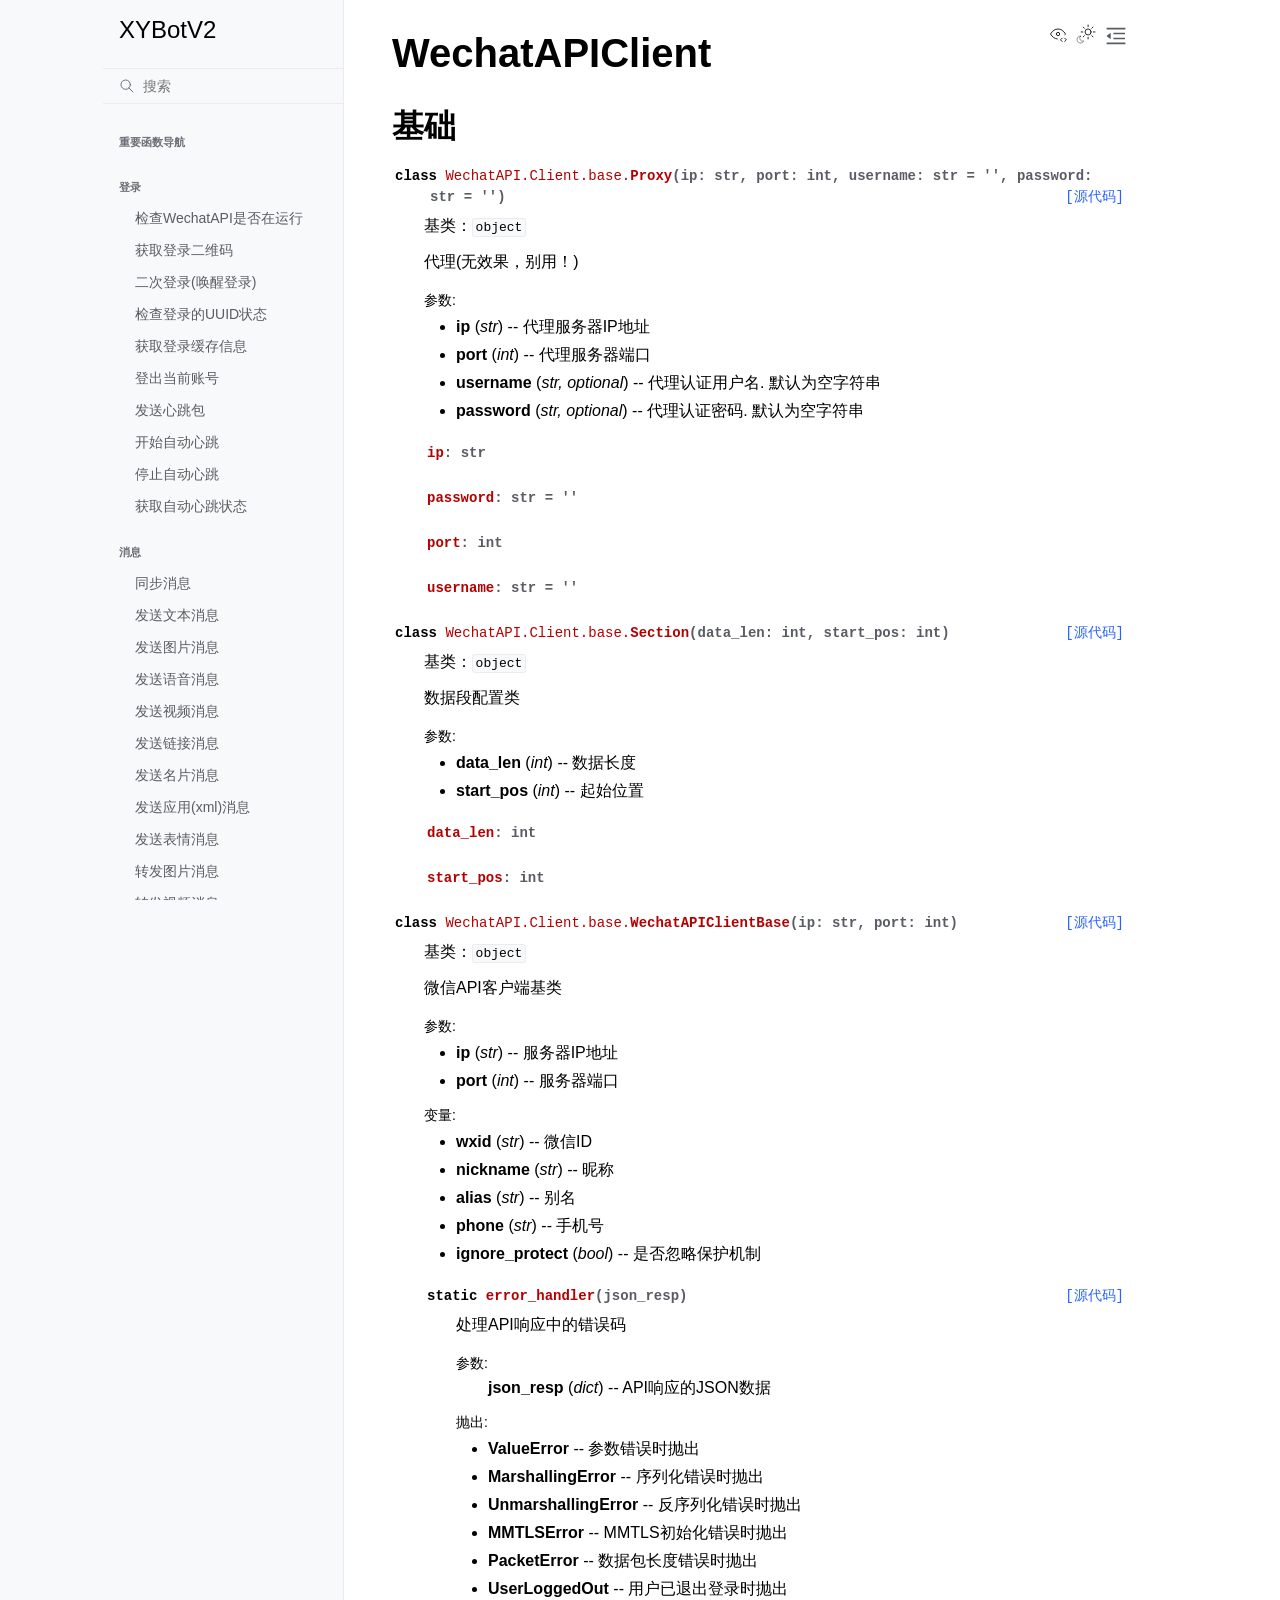
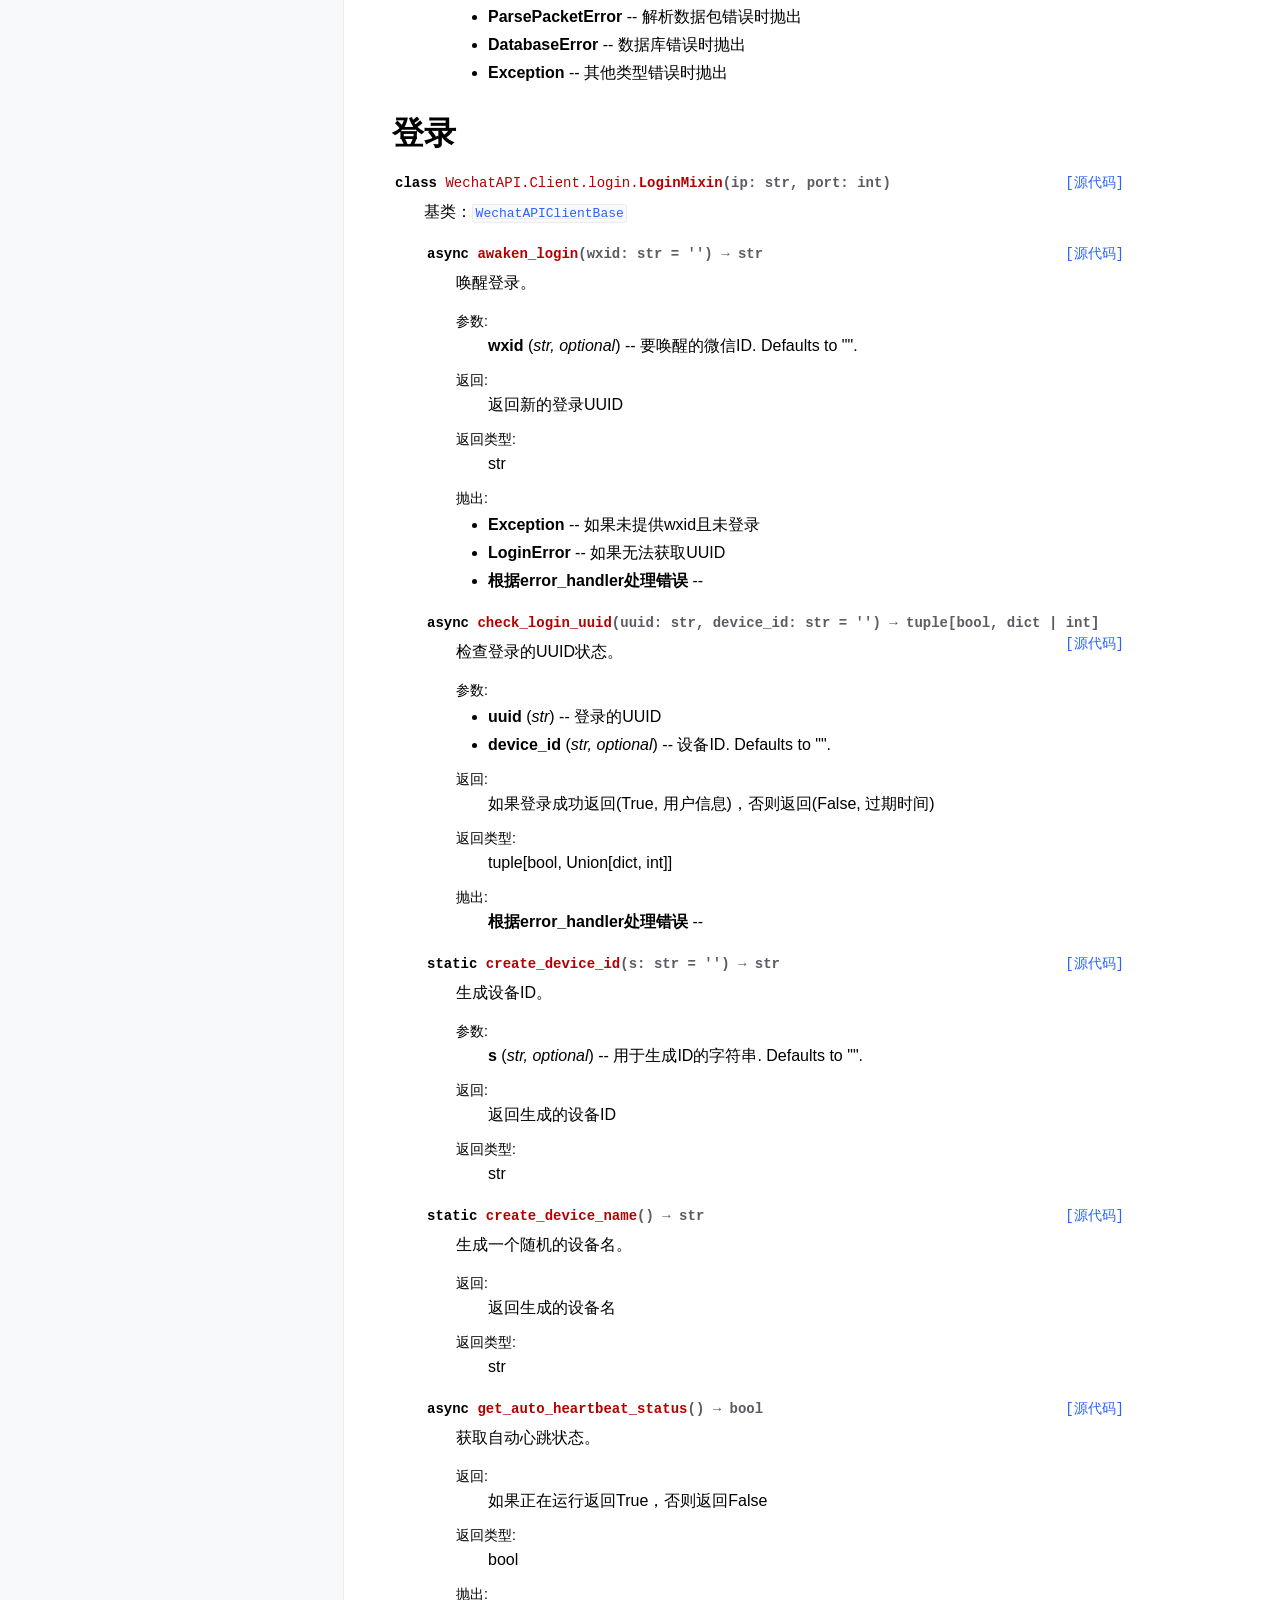
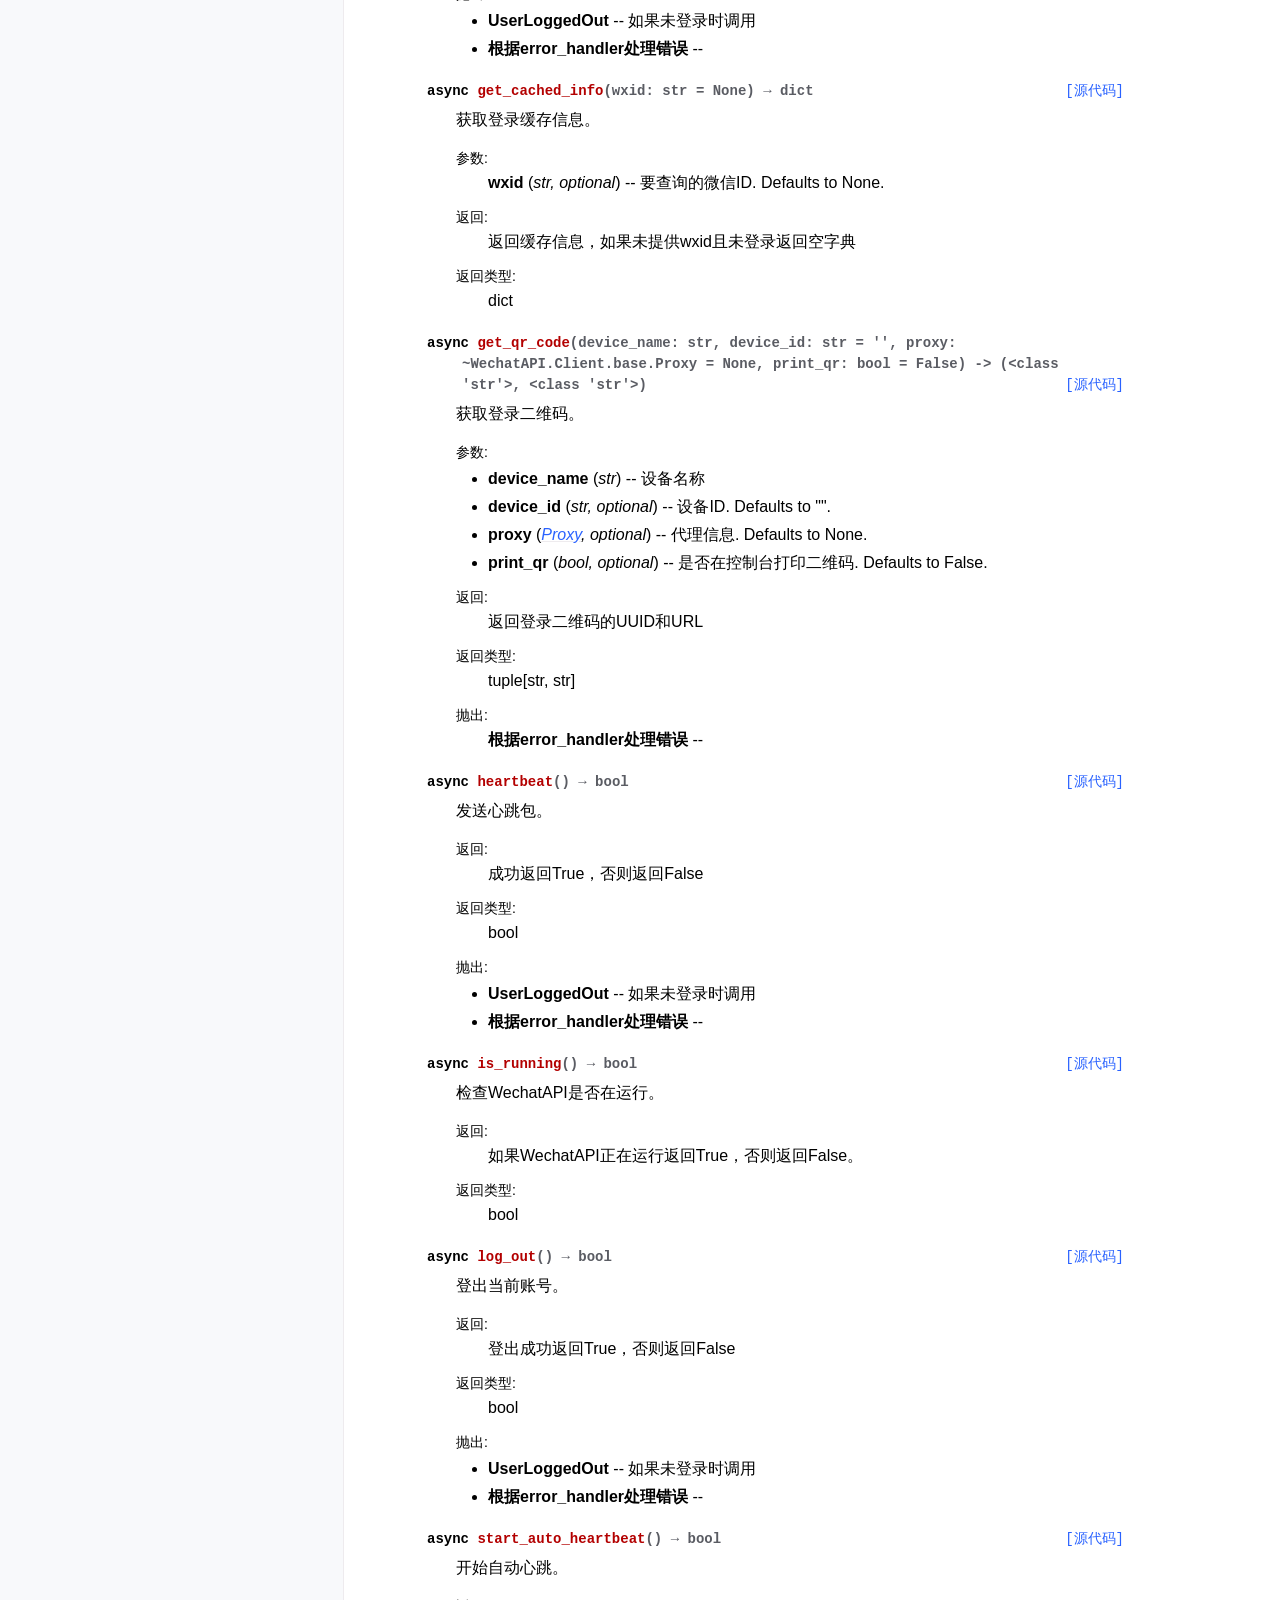
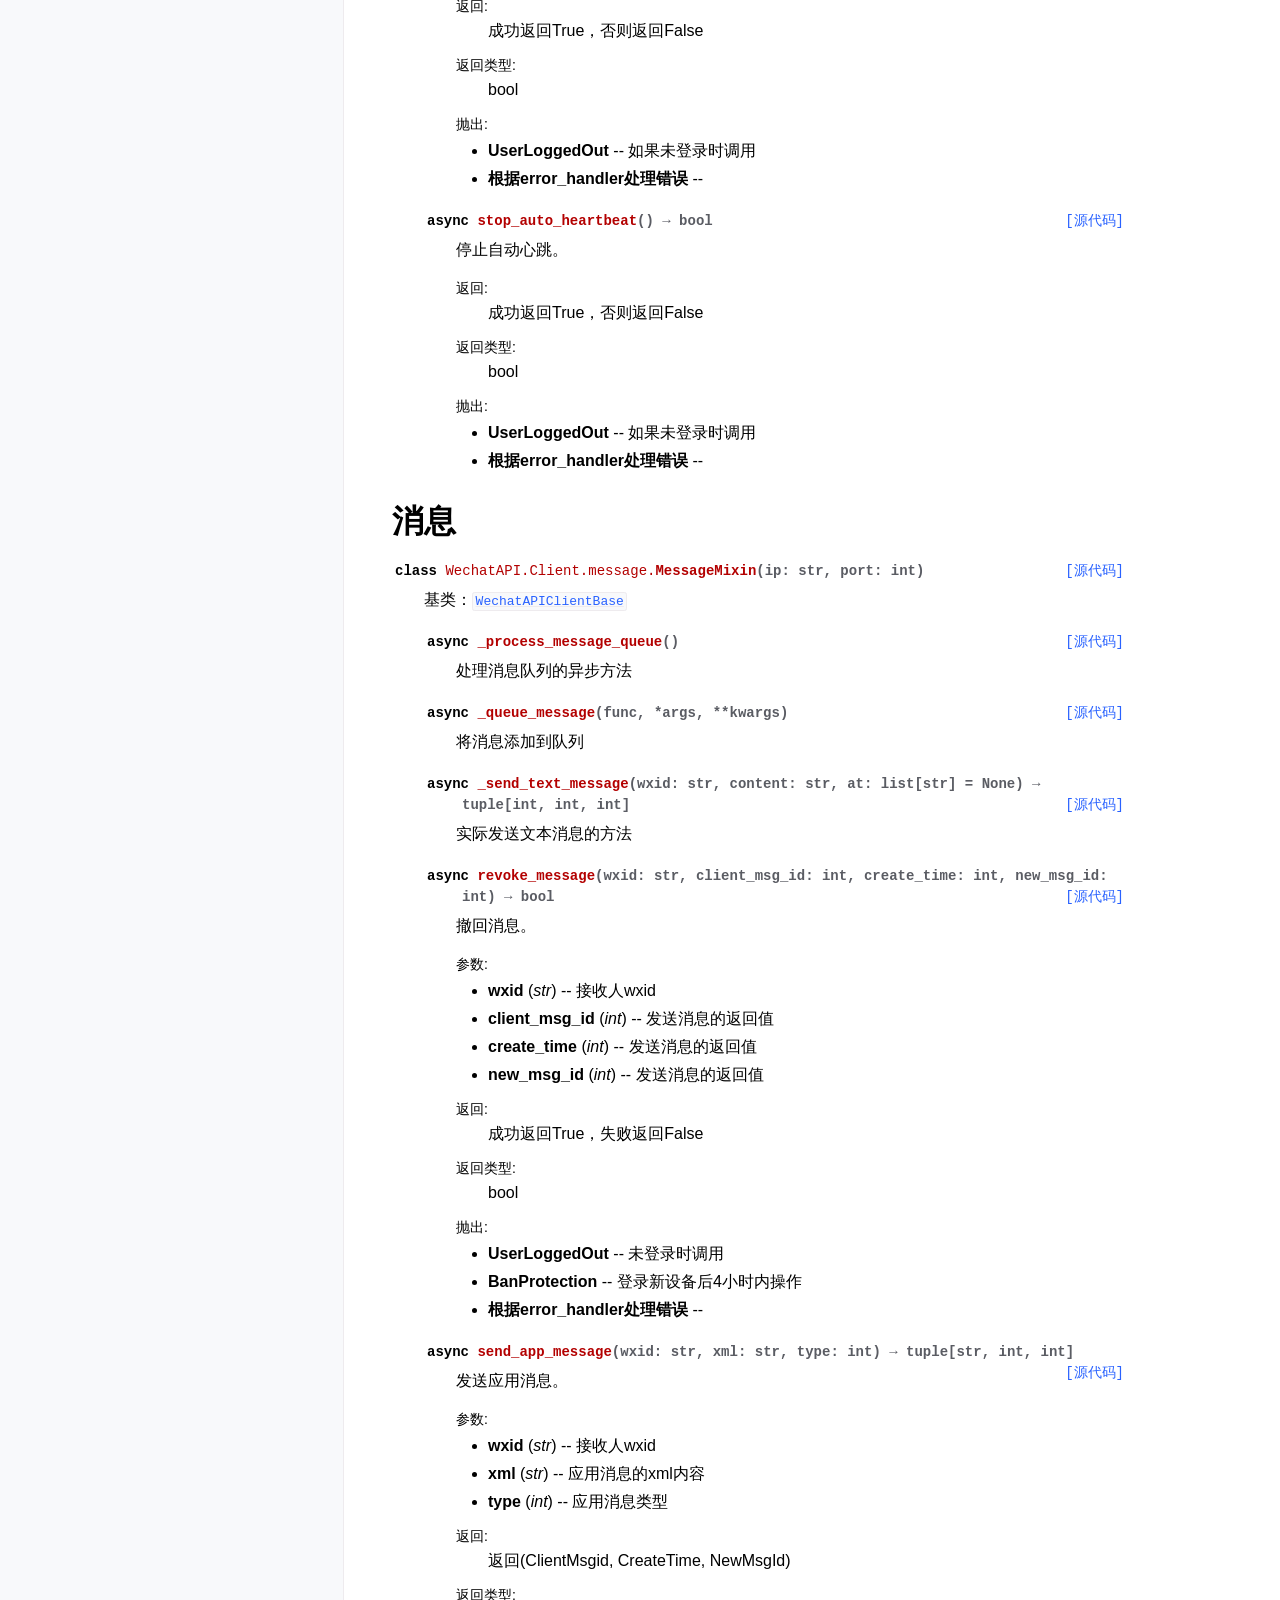
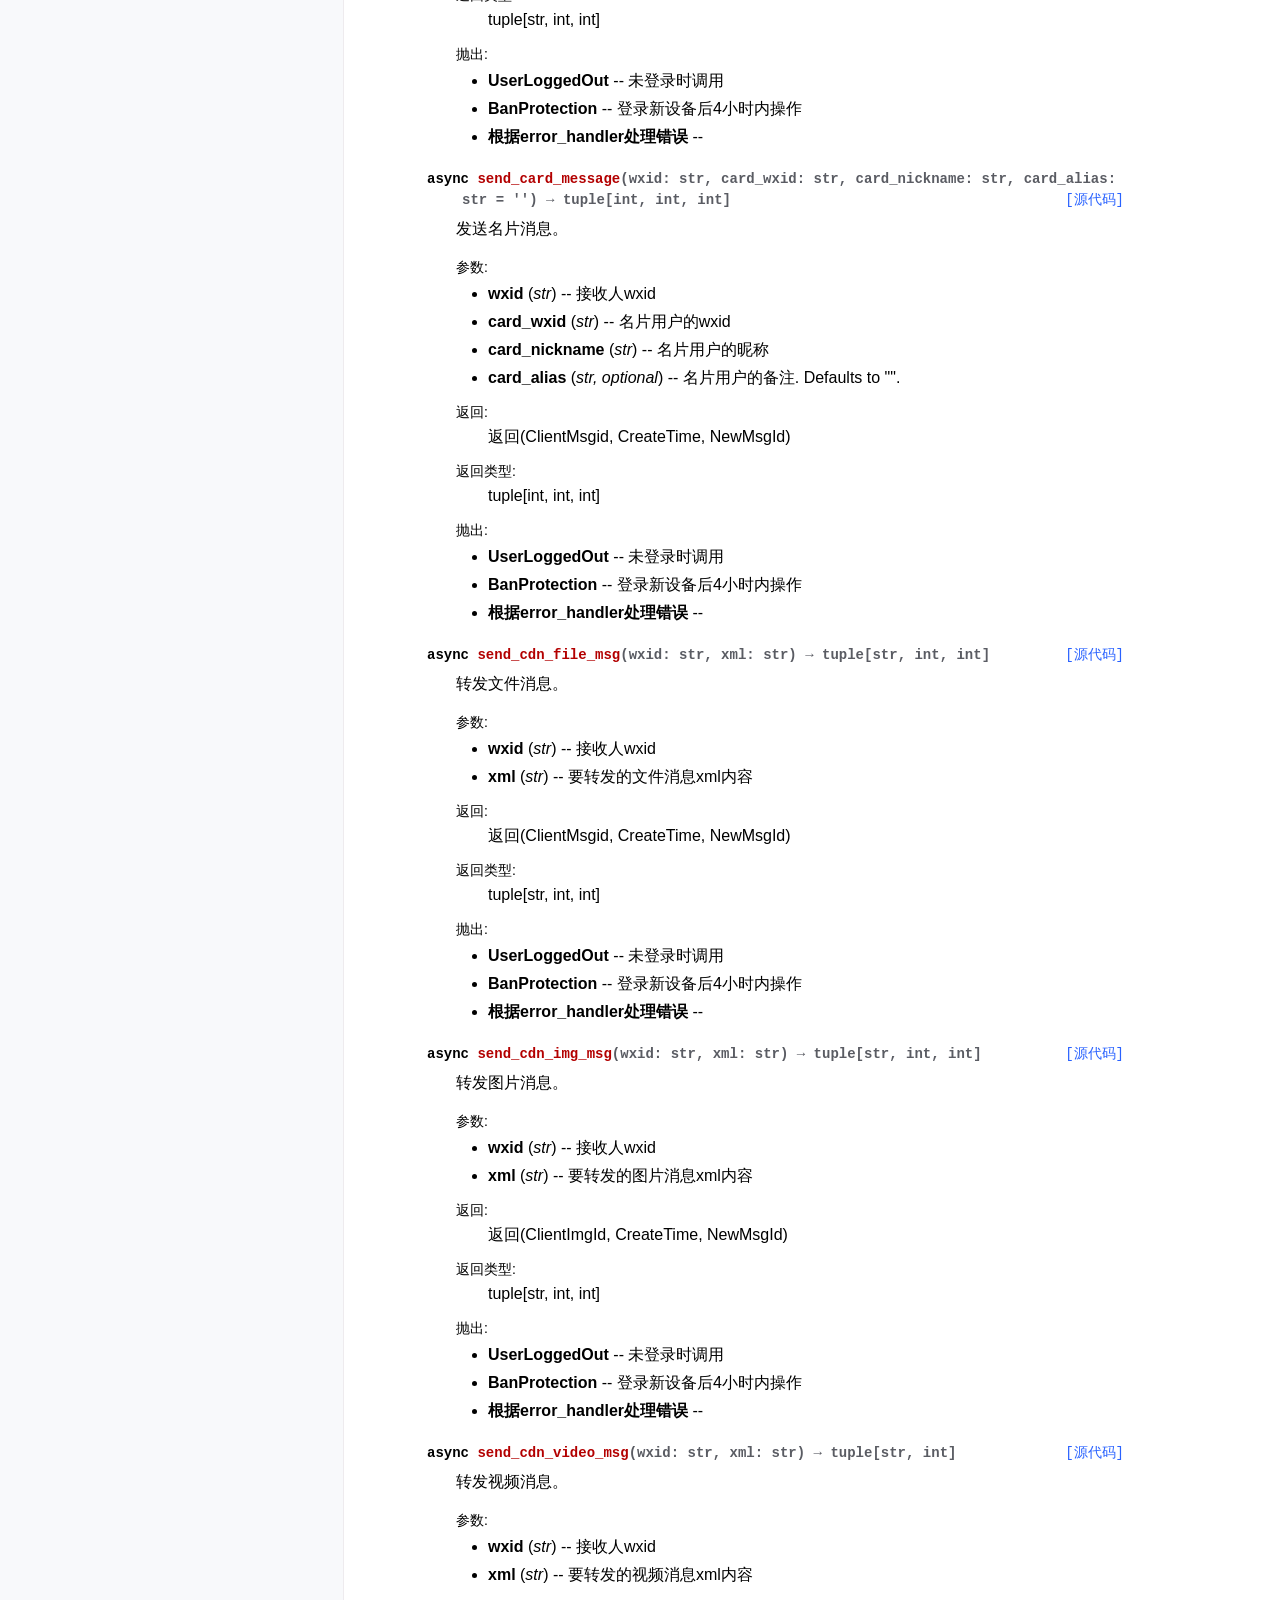
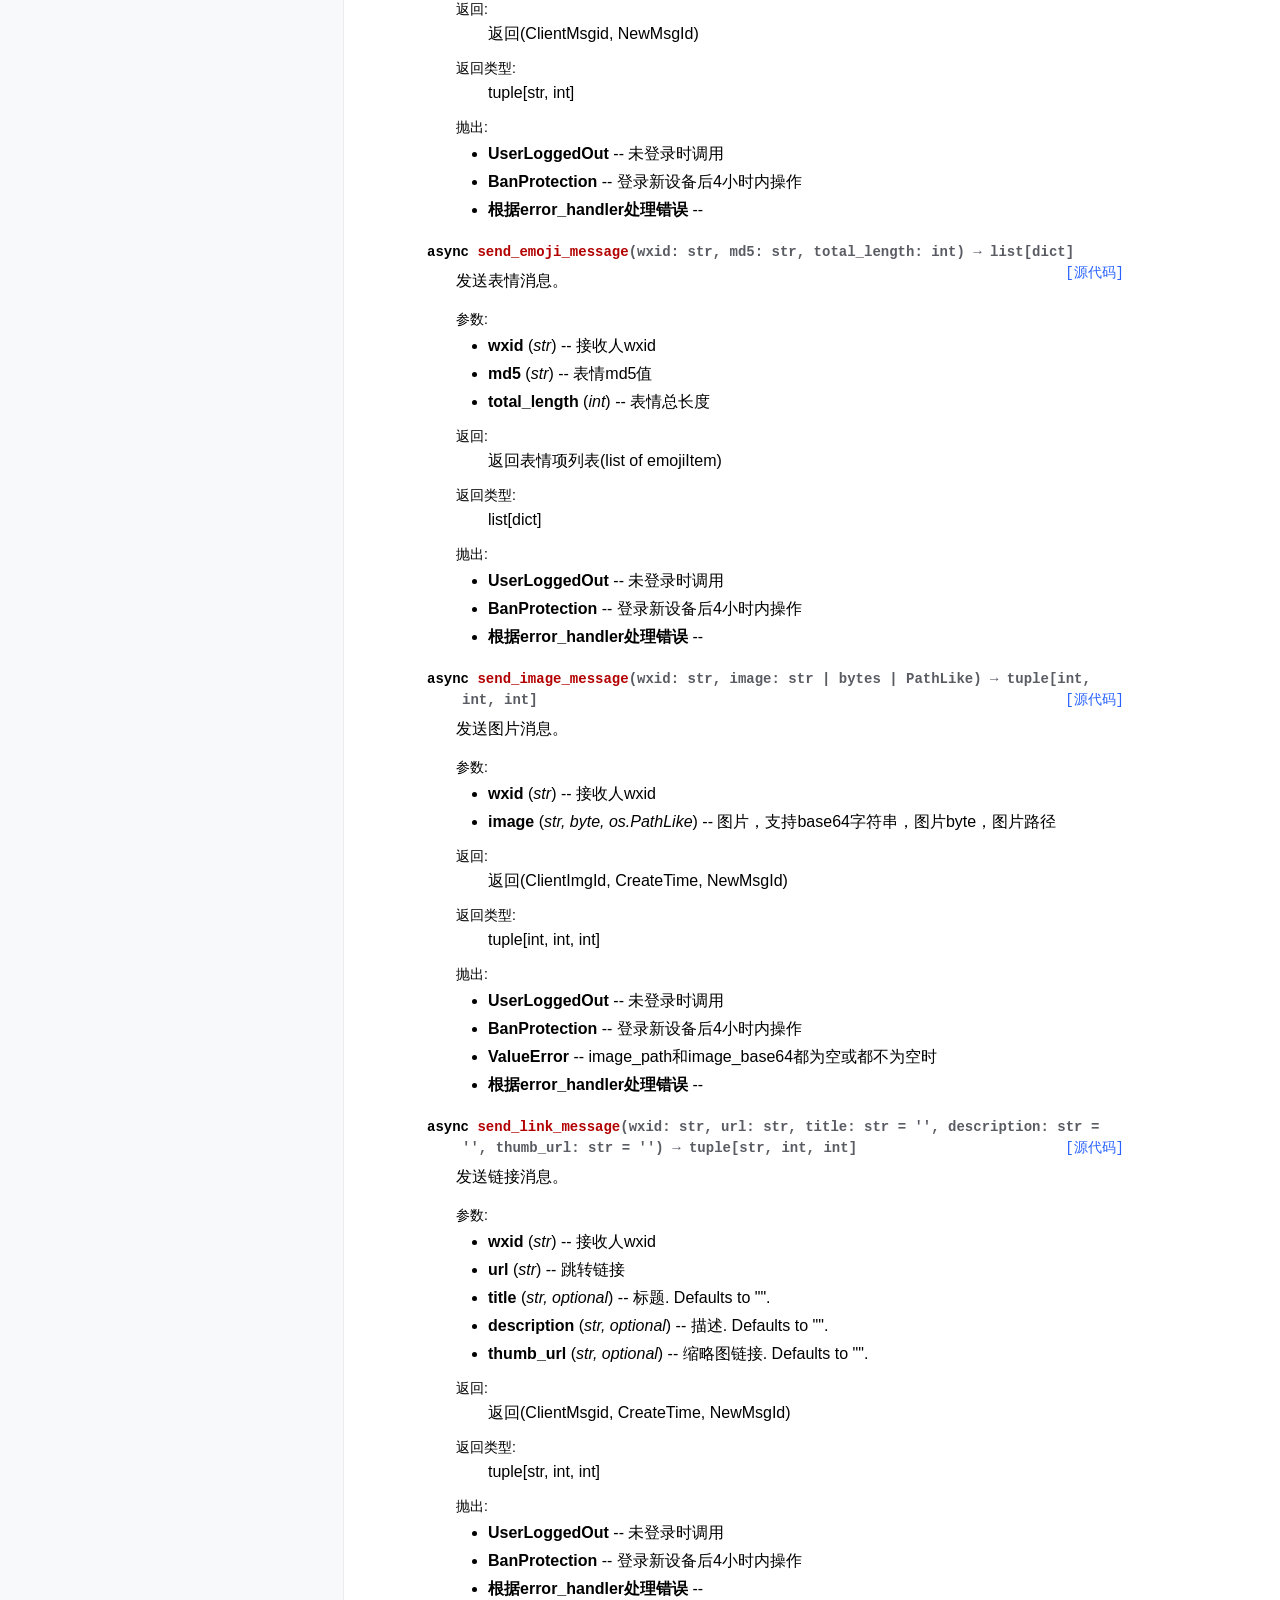
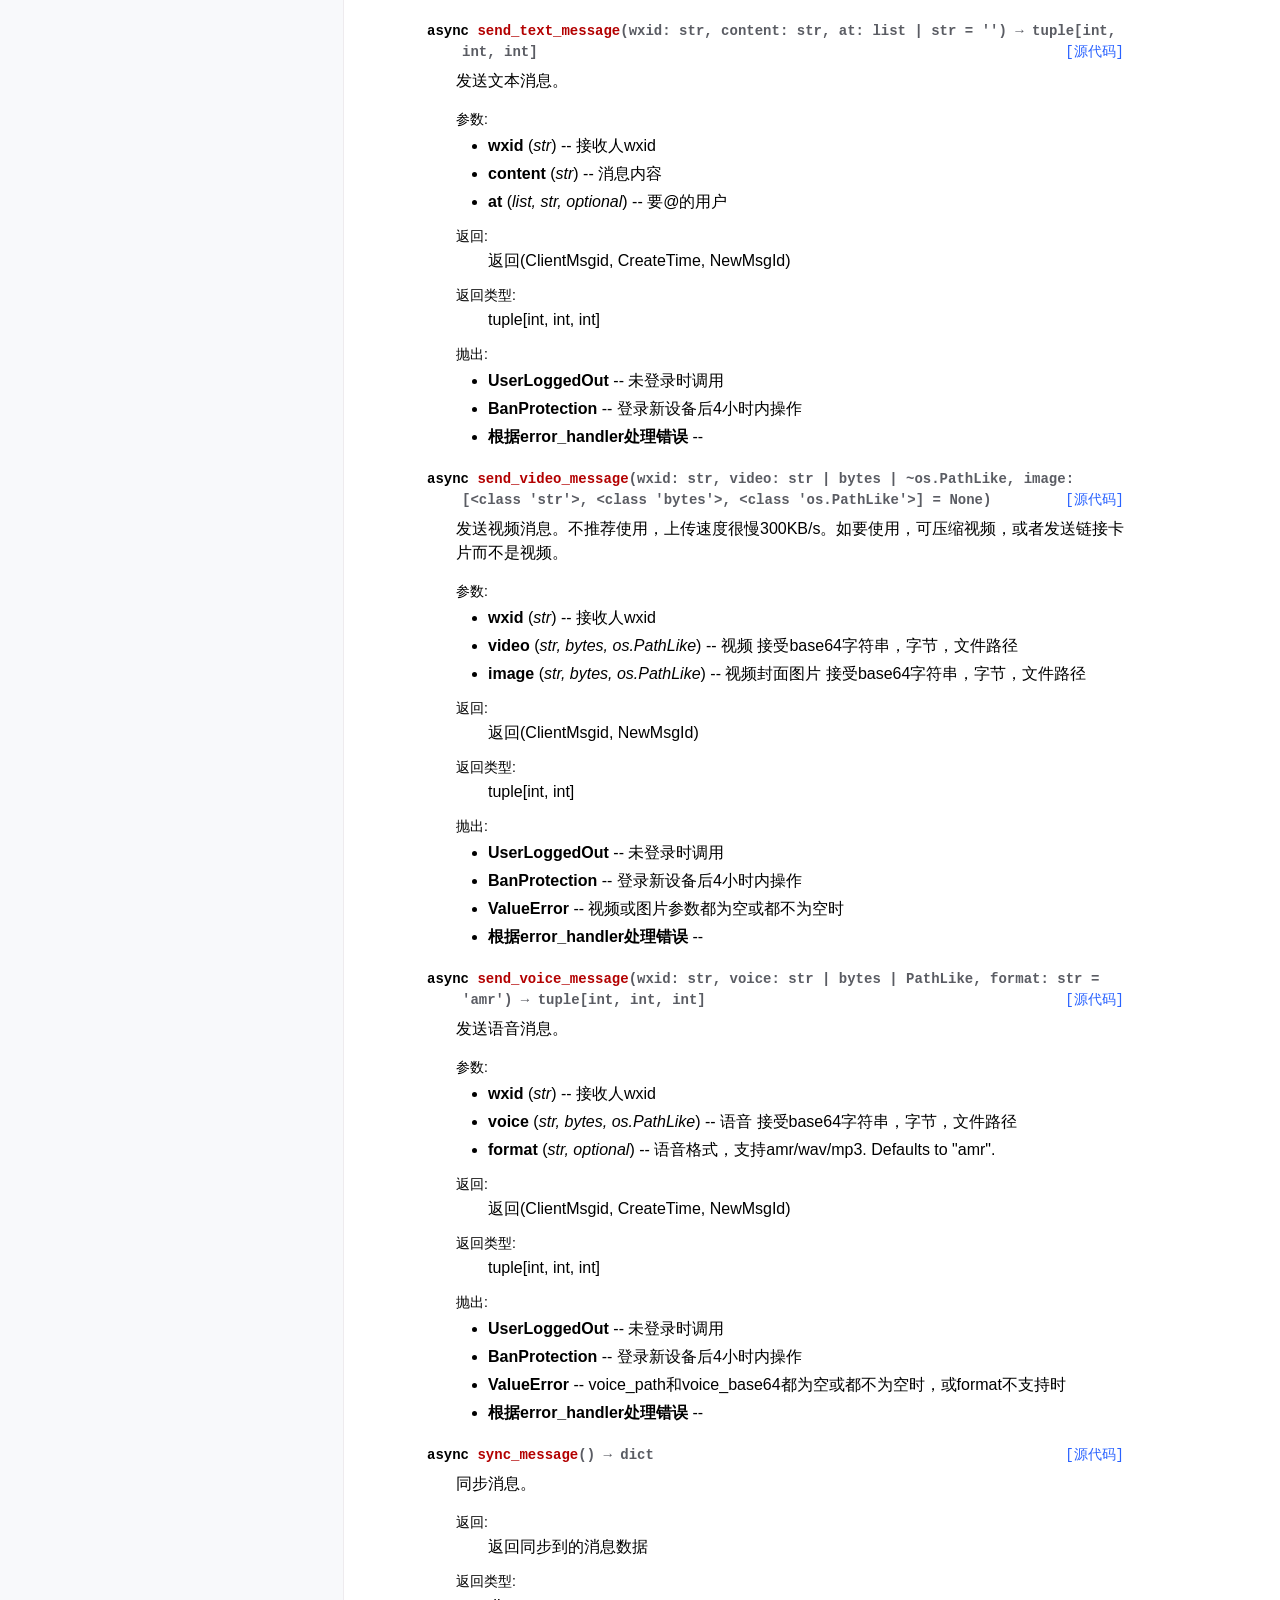
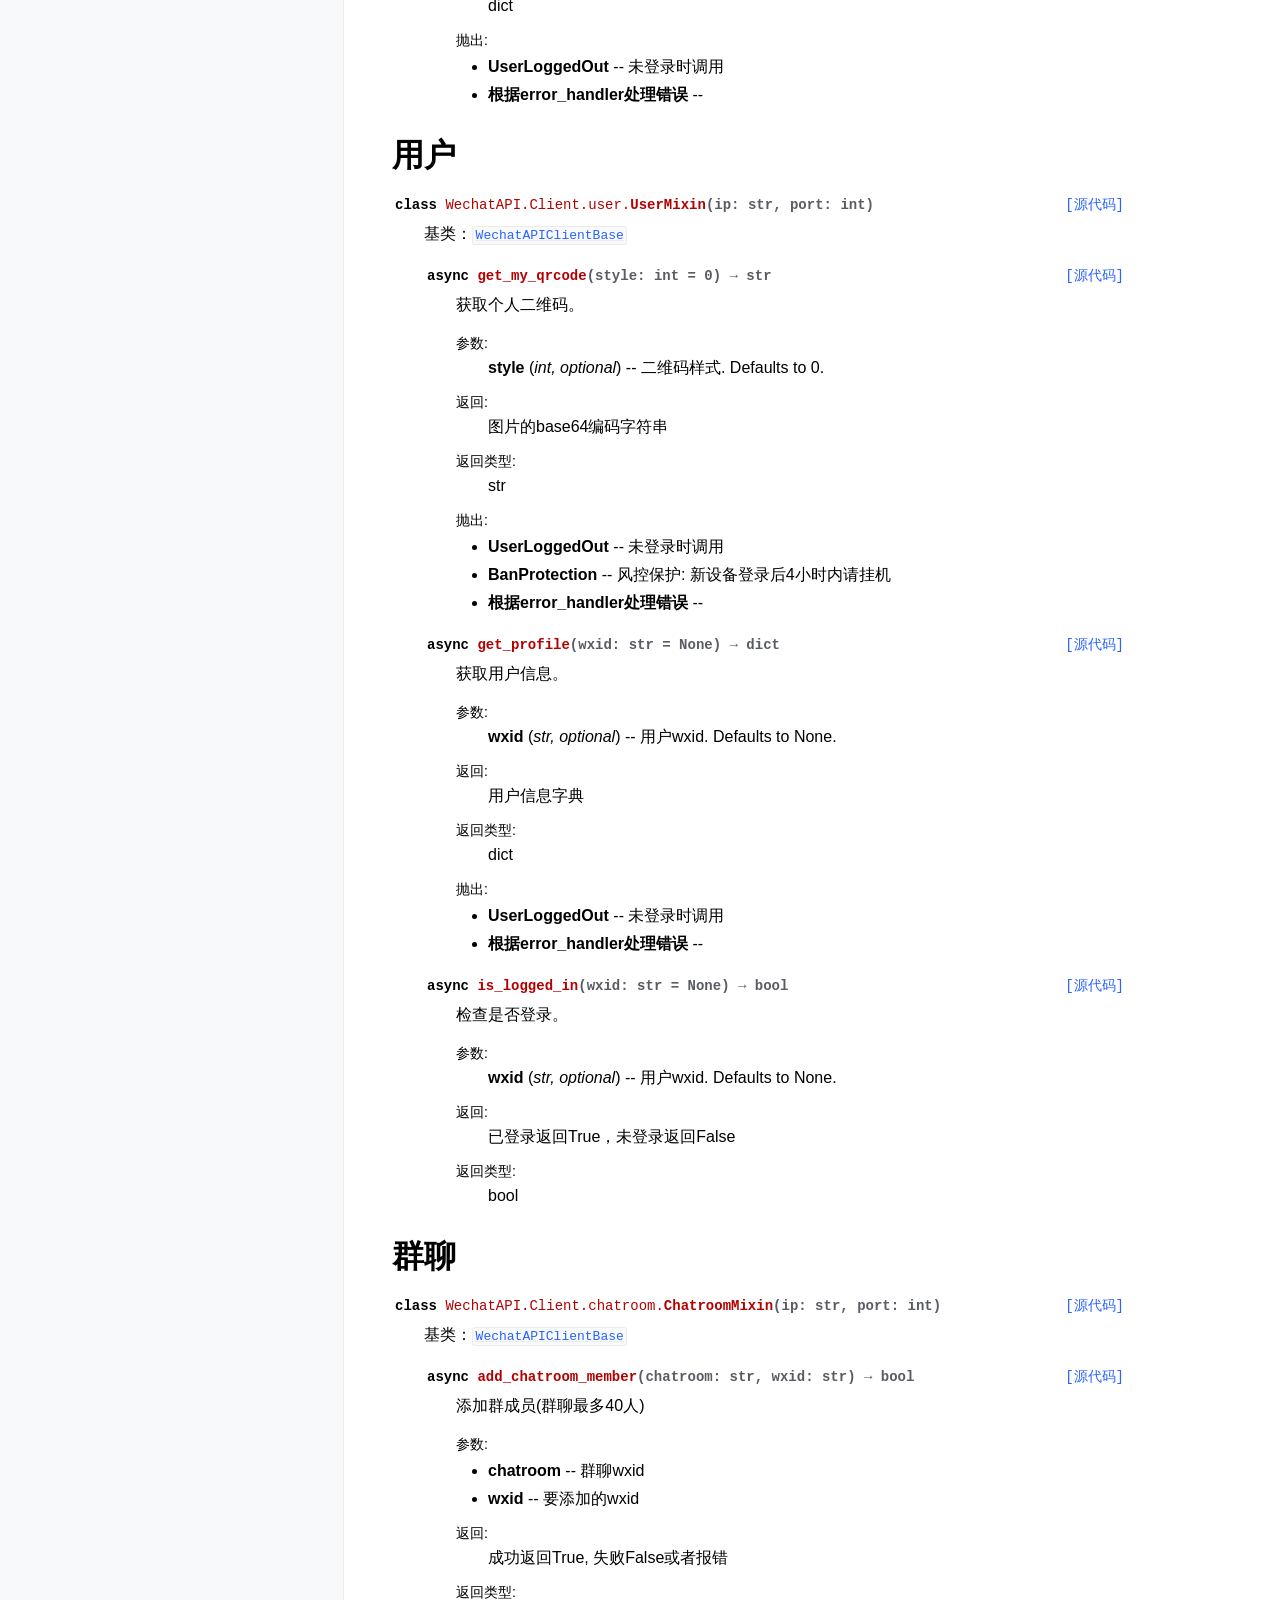
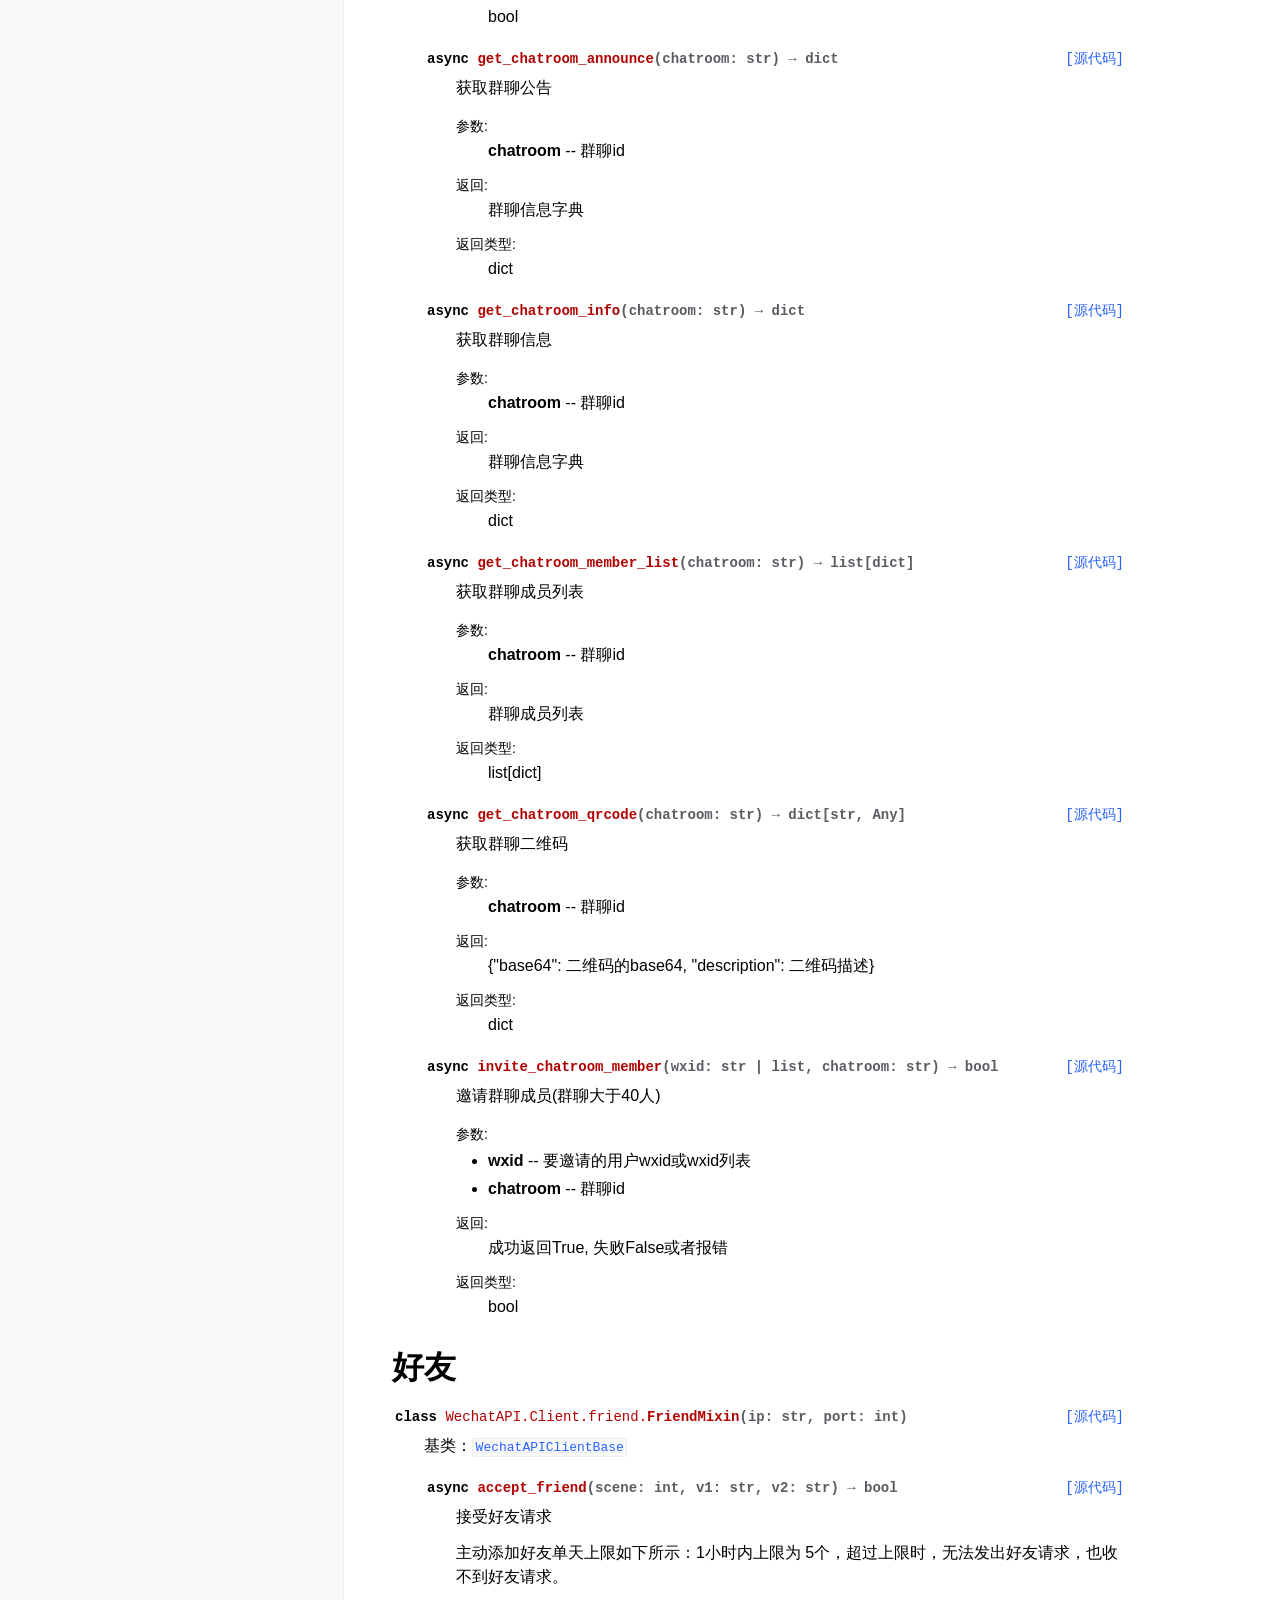
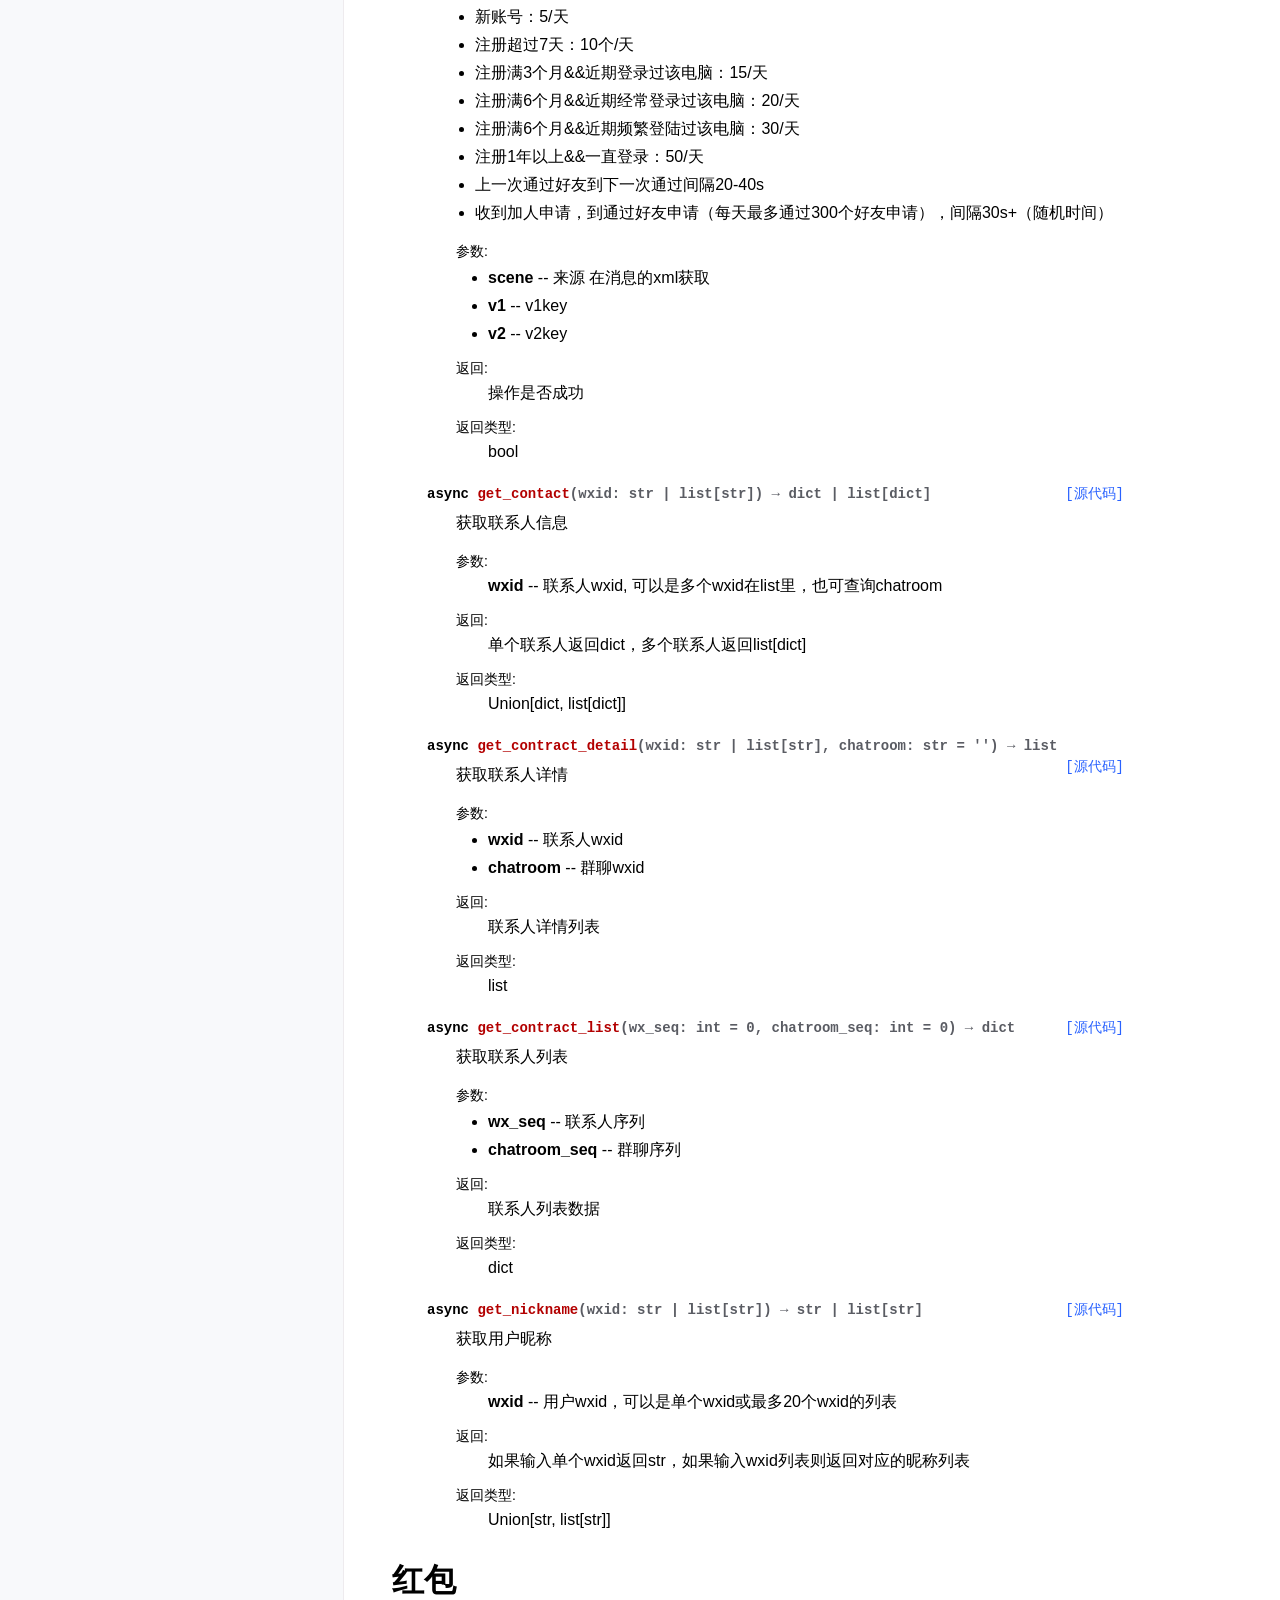
<file: docs/WechatAPIClient/index.html>
<!doctype html>
<html class="no-js" data-content_root="./" lang="zh-CN">
<head>
    <meta charset="utf-8"/>
    <meta content="width=device-width,initial-scale=1" name="viewport"/>
    <meta content="light dark" name="color-scheme">
    <meta content="width=device-width, initial-scale=1" name="viewport"/>
    <link href="genindex.html" rel="index" title="索引"/>
    <link href="search.html" rel="search" title="搜索"/>

    <!-- Generated with Sphinx 8.1.3 and Furo 2024.08.06 -->
    <title>XYBotV2</title>
    <link href="_static/pygments.css?v=8f2a1f02" rel="stylesheet" type="text/css"/>
    <link href="_static/styles/furo.css?v=354aac6f" rel="stylesheet" type="text/css"/>
    <link href="_static/styles/furo-extensions.css?v=302659d7" rel="stylesheet" type="text/css"/>


    <style>
        body {
            --color-code-background: #f8f8f8;
            --color-code-foreground: black;
            --color-brand-primary: #2962ff;
            --color-brand-content: #2962ff;

        }

        @media not print {
            body[data-theme="dark"] {
                --color-code-background: #202020;
                --color-code-foreground: #d0d0d0;

            }

            @media (prefers-color-scheme: dark) {
                body:not([data-theme="light"]) {
                    --color-code-background: #202020;
                    --color-code-foreground: #d0d0d0;

                }
            }
        }
    </style>
</head>
<body>

<script>
    document.body.dataset.theme = localStorage.getItem("theme") || "auto";
</script>


<svg style="display: none;" xmlns="http://www.w3.org/2000/svg">
    <symbol id="svg-toc" viewBox="0 0 24 24">
        <title>Contents</title>
        <svg fill="currentColor" stroke="currentColor" stroke-width="0" viewBox="0 0 1024 1024">
            <path d="M408 442h480c4.4 0 8-3.6 8-8v-56c0-4.4-3.6-8-8-8H408c-4.4 0-8 3.6-8 8v56c0 4.4 3.6 8 8 8zm-8 204c0 4.4 3.6 8 8 8h480c4.4 0 8-3.6 8-8v-56c0-4.4-3.6-8-8-8H408c-4.4 0-8 3.6-8 8v56zm504-486H120c-4.4 0-8 3.6-8 8v56c0 4.4 3.6 8 8 8h784c4.4 0 8-3.6 8-8v-56c0-4.4-3.6-8-8-8zm0 632H120c-4.4 0-8 3.6-8 8v56c0 4.4 3.6 8 8 8h784c4.4 0 8-3.6 8-8v-56c0-4.4-3.6-8-8-8zM115.4 518.9L271.7 642c5.8 4.6 14.4.5 14.4-6.9V388.9c0-7.4-8.5-11.5-14.4-6.9L115.4 505.1a8.74 8.74 0 0 0 0 13.8z"/>
        </svg>
    </symbol>
    <symbol id="svg-menu" viewBox="0 0 24 24">
        <title>Menu</title>
        <svg class="feather-menu" fill="none" stroke="currentColor" stroke-linecap="round"
             stroke-linejoin="round" stroke-width="2" viewBox="0 0 24 24" xmlns="http://www.w3.org/2000/svg">
            <line x1="3" x2="21" y1="12" y2="12"></line>
            <line x1="3" x2="21" y1="6" y2="6"></line>
            <line x1="3" x2="21" y1="18" y2="18"></line>
        </svg>
    </symbol>
    <symbol id="svg-arrow-right" viewBox="0 0 24 24">
        <title>Expand</title>
        <svg class="feather-chevron-right" fill="none" stroke="currentColor" stroke-linecap="round"
             stroke-linejoin="round" stroke-width="2" viewBox="0 0 24 24" xmlns="http://www.w3.org/2000/svg">
            <polyline points="9 18 15 12 9 6"></polyline>
        </svg>
    </symbol>
    <symbol id="svg-sun" viewBox="0 0 24 24">
        <title>Light mode</title>
        <svg class="feather-sun" fill="none" stroke="currentColor" stroke-linecap="round"
             stroke-linejoin="round" stroke-width="1" viewBox="0 0 24 24" xmlns="http://www.w3.org/2000/svg">
            <circle cx="12" cy="12" r="5"></circle>
            <line x1="12" x2="12" y1="1" y2="3"></line>
            <line x1="12" x2="12" y1="21" y2="23"></line>
            <line x1="4.22" x2="5.64" y1="4.22" y2="5.64"></line>
            <line x1="18.36" x2="19.78" y1="18.36" y2="19.78"></line>
            <line x1="1" x2="3" y1="12" y2="12"></line>
            <line x1="21" x2="23" y1="12" y2="12"></line>
            <line x1="4.22" x2="5.64" y1="19.78" y2="18.36"></line>
            <line x1="18.36" x2="19.78" y1="5.64" y2="4.22"></line>
        </svg>
    </symbol>
    <symbol id="svg-moon" viewBox="0 0 24 24">
        <title>Dark mode</title>
        <svg class="icon-tabler-moon" fill="none" stroke="currentColor" stroke-linecap="round"
             stroke-linejoin="round" stroke-width="1" viewBox="0 0 24 24" xmlns="http://www.w3.org/2000/svg">
            <path d="M0 0h24v24H0z" fill="none" stroke="none"/>
            <path d="M12 3c.132 0 .263 0 .393 0a7.5 7.5 0 0 0 7.92 12.446a9 9 0 1 1 -8.313 -12.454z"/>
        </svg>
    </symbol>
    <symbol id="svg-sun-with-moon" viewBox="0 0 24 24">
        <title>Auto light/dark, in light mode</title>
        <svg class="icon-custom-derived-from-feather-sun-and-tabler-moon" fill="none" stroke="currentColor" stroke-linecap="round"
             stroke-linejoin="round" stroke-width="1" viewBox="0 0 24 24"
             xmlns="http://www.w3.org/2000/svg">
            <path d="M 5.411 14.504 C 5.471 14.504 5.532 14.504 5.591 14.504 C 3.639 16.319 4.383 19.569 6.931 20.352 C 7.693 20.586 8.512 20.551 9.25 20.252 C 8.023 23.207 4.056 23.725 2.11 21.184 C 0.166 18.642 1.702 14.949 4.874 14.536 C 5.051 14.512 5.231 14.5 5.411 14.5 L 5.411 14.504 Z"
                  style="opacity: 50%"/>
            <line x1="14.5" x2="14.5" y1="3.25" y2="1.25"/>
            <line x1="14.5" x2="14.5" y1="15.85" y2="17.85"/>
            <line x1="10.044" x2="8.63" y1="5.094" y2="3.68"/>
            <line x1="19" x2="20.414" y1="14.05" y2="15.464"/>
            <line x1="8.2" x2="6.2" y1="9.55" y2="9.55"/>
            <line x1="20.8" x2="22.8" y1="9.55" y2="9.55"/>
            <line x1="10.044" x2="8.63" y1="14.006" y2="15.42"/>
            <line x1="19" x2="20.414" y1="5.05" y2="3.636"/>
            <circle cx="14.5" cy="9.55" r="3.6"/>
        </svg>
    </symbol>
    <symbol id="svg-moon-with-sun" viewBox="0 0 24 24">
        <title>Auto light/dark, in dark mode</title>
        <svg class="icon-custom-derived-from-feather-sun-and-tabler-moon" fill="none" stroke="currentColor" stroke-linecap="round"
             stroke-linejoin="round" stroke-width="1" viewBox="0 0 24 24"
             xmlns="http://www.w3.org/2000/svg">
            <path d="M 8.282 7.007 C 8.385 7.007 8.494 7.007 8.595 7.007 C 5.18 10.184 6.481 15.869 10.942 17.24 C 12.275 17.648 13.706 17.589 15 17.066 C 12.851 22.236 5.91 23.143 2.505 18.696 C -0.897 14.249 1.791 7.786 7.342 7.063 C 7.652 7.021 7.965 7 8.282 7 L 8.282 7.007 Z"/>
            <line style="opacity: 50%" x1="18" x2="18" y1="3.705" y2="2.5"/>
            <line style="opacity: 50%" x1="18" x2="18" y1="11.295" y2="12.5"/>
            <line style="opacity: 50%" x1="15.316" x2="14.464" y1="4.816" y2="3.964"/>
            <line style="opacity: 50%" x1="20.711" x2="21.563" y1="10.212" y2="11.063"/>
            <line style="opacity: 50%" x1="14.205" x2="13.001" y1="7.5" y2="7.5"/>
            <line style="opacity: 50%" x1="21.795" x2="23" y1="7.5" y2="7.5"/>
            <line style="opacity: 50%" x1="15.316" x2="14.464" y1="10.184" y2="11.036"/>
            <line style="opacity: 50%" x1="20.711" x2="21.563" y1="4.789" y2="3.937"/>
            <circle cx="18" cy="7.5" r="2.169" style="opacity: 50%"/>
        </svg>
    </symbol>
    <symbol id="svg-pencil" viewBox="0 0 24 24">
        <svg class="icon-tabler-pencil-code" fill="none" stroke="currentColor" stroke-linecap="round"
             stroke-linejoin="round" stroke-width="1" viewBox="0 0 24 24" xmlns="http://www.w3.org/2000/svg">
            <path d="M4 20h4l10.5 -10.5a2.828 2.828 0 1 0 -4 -4l-10.5 10.5v4"/>
            <path d="M13.5 6.5l4 4"/>
            <path d="M20 21l2 -2l-2 -2"/>
            <path d="M17 17l-2 2l2 2"/>
        </svg>
    </symbol>
    <symbol id="svg-eye" viewBox="0 0 24 24">
        <svg class="icon-tabler-eye-code" fill="none" stroke="currentColor" stroke-linecap="round"
             stroke-linejoin="round" stroke-width="1" viewBox="0 0 24 24" xmlns="http://www.w3.org/2000/svg">
            <path d="M0 0h24v24H0z" fill="none" stroke="none"/>
            <path d="M10 12a2 2 0 1 0 4 0a2 2 0 0 0 -4 0"/>
            <path
                    d="M11.11 17.958c-3.209 -.307 -5.91 -2.293 -8.11 -5.958c2.4 -4 5.4 -6 9 -6c3.6 0 6.6 2 9 6c-.21 .352 -.427 .688 -.647 1.008"/>
            <path d="M20 21l2 -2l-2 -2"/>
            <path d="M17 17l-2 2l2 2"/>
        </svg>
    </symbol>
</svg>

<input class="sidebar-toggle" id="__navigation" name="__navigation" type="checkbox">
<input class="sidebar-toggle" id="__toc" name="__toc" type="checkbox">
<label class="overlay sidebar-overlay" for="__navigation">
    <div class="visually-hidden">Hide navigation sidebar</div>
</label>
<label class="overlay toc-overlay" for="__toc">
    <div class="visually-hidden">Hide table of contents sidebar</div>
</label>

<a class="skip-to-content muted-link" href="#furo-main-content">Skip to content</a>



<div class="page">
    <header class="mobile-header">
        <div class="header-left">
            <label class="nav-overlay-icon" for="__navigation">
                <div class="visually-hidden">Toggle site navigation sidebar</div>
                <i class="icon">
                    <svg>
                        <use href="#svg-menu"></use>
                    </svg>
                </i>
            </label>
        </div>
        <div class="header-center">
            <a href="#">
                <div class="brand">XYBotV2</div>
            </a>
        </div>
        <div class="header-right">
            <div class="theme-toggle-container theme-toggle-header">
                <button class="theme-toggle">
                    <div class="visually-hidden">Toggle Light / Dark / Auto color theme</div>
                    <svg class="theme-icon-when-auto-light">
                        <use href="#svg-sun-with-moon"></use>
                    </svg>
                    <svg class="theme-icon-when-auto-dark">
                        <use href="#svg-moon-with-sun"></use>
                    </svg>
                    <svg class="theme-icon-when-dark">
                        <use href="#svg-moon"></use>
                    </svg>
                    <svg class="theme-icon-when-light">
                        <use href="#svg-sun"></use>
                    </svg>
                </button>
            </div>
            <label class="toc-overlay-icon toc-header-icon" for="__toc">
                <div class="visually-hidden">Toggle table of contents sidebar</div>
                <i class="icon">
                    <svg>
                        <use href="#svg-toc"></use>
                    </svg>
                </i>
            </label>
        </div>
    </header>
    <aside class="sidebar-drawer">
        <div class="sidebar-container">

            <div class="sidebar-sticky">
                <div class="sidebar-scroll"><a class="sidebar-brand" href="#">


                    <span class="sidebar-brand-text">XYBotV2</span>

                </a>
                    <form action="search.html" class="sidebar-search-container" method="get" role="search">
                        <input aria-label="搜索" class="sidebar-search" name="q" placeholder="搜索">
                        <input name="check_keywords" type="hidden" value="yes">
                        <input name="area" type="hidden" value="default">
                    </form>
                    <div id="searchbox"></div>
                    <div class="sidebar-tree">

                    </div>
                    <div class="sidebar-tree">
                        <p class="caption"><span class="caption-text">重要函数导航</span></p>
                        <ul>

                            <li class="toctree-l1">
                                <p class="caption"><span class="caption-text">登录</span></p>
                                <ul>

                                    <li class="toctree-l2">
                                        <a class="reference internal"
                                           href="index.html#WechatAPI.Client.login.LoginMixin.is_running">检查WechatAPI是否在运行</a>
                                    </li>

                                    <li class="toctree-l2">
                                        <a class="reference internal"
                                           href="index.html#WechatAPI.Client.login.LoginMixin.get_qr_code">获取登录二维码</a>
                                    </li>

                                    <li class="toctree-l2">
                                        <a class="reference internal"
                                           href="index.html#WechatAPI.Client.login.LoginMixin.awaken_login">二次登录(唤醒登录)</a>
                                    </li>

                                    <li class="toctree-l2">
                                        <a class="reference internal"
                                           href="index.html#WechatAPI.Client.login.LoginMixin.check_login_uuid">检查登录的UUID状态</a>
                                    </li>

                                    <li class="toctree-l2">
                                        <a class="reference internal"
                                           href="index.html#WechatAPI.Client.login.LoginMixin.get_cached_info">获取登录缓存信息</a>
                                    </li>

                                    <li class="toctree-l2">
                                        <a class="reference internal"
                                           href="index.html#WechatAPI.Client.login.LoginMixin.log_out">登出当前账号</a>
                                    </li>

                                    <li class="toctree-l2">
                                        <a class="reference internal"
                                           href="index.html#WechatAPI.Client.login.LoginMixin.heartbeat">发送心跳包</a>
                                    </li>

                                    <li class="toctree-l2">
                                        <a class="reference internal"
                                           href="index.html#WechatAPI.Client.login.LoginMixin.start_auto_heartbeat">开始自动心跳</a>
                                    </li>

                                    <li class="toctree-l2">
                                        <a class="reference internal"
                                           href="index.html#WechatAPI.Client.login.LoginMixin.stop_auto_heartbeat">停止自动心跳</a>
                                    </li>

                                    <li class="toctree-l2">
                                        <a class="reference internal"
                                           href="index.html#WechatAPI.Client.login.LoginMixin.get_auto_heartbeat_status">获取自动心跳状态</a>
                                    </li>

                                </ul>
                            </li>

                            <li class="toctree-l1">
                                <p class="caption"><span class="caption-text">消息</span></p>
                                <ul>

                                    <li class="toctree-l2">
                                        <a class="reference internal"
                                           href="index.html#WechatAPI.Client.message.MessageMixin.sync_message">同步消息</a>
                                    </li>

                                    <li class="toctree-l2">
                                        <a class="reference internal"
                                           href="index.html#WechatAPI.Client.message.MessageMixin.send_text_message">发送文本消息</a>
                                    </li>

                                    <li class="toctree-l2">
                                        <a class="reference internal"
                                           href="index.html#WechatAPI.Client.message.MessageMixin.send_image_message">发送图片消息</a>
                                    </li>

                                    <li class="toctree-l2">
                                        <a class="reference internal"
                                           href="index.html#WechatAPI.Client.message.MessageMixin.send_voice_message">发送语音消息</a>
                                    </li>

                                    <li class="toctree-l2">
                                        <a class="reference internal"
                                           href="index.html#WechatAPI.Client.message.MessageMixin.send_video_message">发送视频消息</a>
                                    </li>

                                    <li class="toctree-l2">
                                        <a class="reference internal"
                                           href="index.html#WechatAPI.Client.message.MessageMixin.send_link_message">发送链接消息</a>
                                    </li>

                                    <li class="toctree-l2">
                                        <a class="reference internal"
                                           href="index.html#WechatAPI.Client.message.MessageMixin.send_card_message">发送名片消息</a>
                                    </li>

                                    <li class="toctree-l2">
                                        <a class="reference internal"
                                           href="index.html#WechatAPI.Client.message.MessageMixin.send_app_message">发送应用(xml)消息</a>
                                    </li>

                                    <li class="toctree-l2">
                                        <a class="reference internal"
                                           href="index.html#WechatAPI.Client.message.MessageMixin.send_emoji_message">发送表情消息</a>
                                    </li>

                                    <li class="toctree-l2">
                                        <a class="reference internal"
                                           href="index.html#WechatAPI.Client.message.MessageMixin.send_cdn_img_msg">转发图片消息</a>
                                    </li>

                                    <li class="toctree-l2">
                                        <a class="reference internal"
                                           href="index.html#WechatAPI.Client.message.MessageMixin.send_cdn_video_msg">转发视频消息</a>
                                    </li>

                                    <li class="toctree-l2">
                                        <a class="reference internal"
                                           href="index.html#WechatAPI.Client.message.MessageMixin.send_cdn_file_msg">转发文件消息</a>
                                    </li>

                                    <li class="toctree-l2">
                                        <a class="reference internal"
                                           href="index.html#WechatAPI.Client.message.MessageMixin.revoke_message">撤回消息</a>
                                    </li>

                                </ul>
                            </li>

                            <li class="toctree-l1">
                                <p class="caption"><span class="caption-text">用户</span></p>
                                <ul>

                                    <li class="toctree-l2">
                                        <a class="reference internal"
                                           href="index.html#WechatAPI.Client.user.UserMixin.get_my_qrcode">获取个人二维码</a>
                                    </li>

                                    <li class="toctree-l2">
                                        <a class="reference internal"
                                           href="index.html#WechatAPI.Client.user.UserMixin.get_profile">获取用户信息</a>
                                    </li>

                                    <li class="toctree-l2">
                                        <a class="reference internal"
                                           href="index.html#WechatAPI.Client.user.UserMixin.is_logged_in">检查是否登录</a>
                                    </li>

                                </ul>
                            </li>

                            <li class="toctree-l1">
                                <p class="caption"><span class="caption-text">群聊</span></p>
                                <ul>

                                    <li class="toctree-l2">
                                        <a class="reference internal"
                                           href="index.html#WechatAPI.Client.chatroom.ChatroomMixin.get_chatroom_info">获取群聊信息</a>
                                    </li>

                                    <li class="toctree-l2">
                                        <a class="reference internal"
                                           href="index.html#WechatAPI.Client.chatroom.ChatroomMixin.get_chatroom_announce">获取群聊公告</a>
                                    </li>

                                    <li class="toctree-l2">
                                        <a class="reference internal"
                                           href="index.html#WechatAPI.Client.chatroom.ChatroomMixin.get_chatroom_member_list">获取群聊成员列表</a>
                                    </li>

                                    <li class="toctree-l2">
                                        <a class="reference internal"
                                           href="index.html#WechatAPI.Client.chatroom.ChatroomMixin.get_chatroom_qrcode">获取群聊二维码</a>
                                    </li>

                                    <li class="toctree-l2">
                                        <a class="reference internal"
                                           href="index.html#WechatAPI.Client.chatroom.ChatroomMixin.add_chatroom_member">添加群成员(群聊最多40人)</a>
                                    </li>

                                    <li class="toctree-l2">
                                        <a class="reference internal"
                                           href="index.html#WechatAPI.Client.chatroom.ChatroomMixin.invite_chatroom_member">邀请群聊成员(群聊大于40人)</a>
                                    </li>

                                </ul>
                            </li>

                            <li class="toctree-l1">
                                <p class="caption"><span class="caption-text">好友</span></p>
                                <ul>

                                    <li class="toctree-l2">
                                        <a class="reference internal"
                                           href="index.html#WechatAPI.Client.friend.FriendMixin.get_contact">获取联系人信息</a>
                                    </li>

                                    <li class="toctree-l2">
                                        <a class="reference internal"
                                           href="index.html#WechatAPI.Client.friend.FriendMixin.get_contract_detail">获取联系人详情</a>
                                    </li>

                                    <li class="toctree-l2">
                                        <a class="reference internal"
                                           href="index.html#WechatAPI.Client.friend.FriendMixin.get_contract_list">获取联系人列表</a>
                                    </li>

                                    <li class="toctree-l2">
                                        <a class="reference internal"
                                           href="index.html#WechatAPI.Client.friend.FriendMixin.get_nickname">获取用户昵称</a>
                                    </li>

                                    <li class="toctree-l2">
                                        <a class="reference internal"
                                           href="index.html#WechatAPI.Client.friend.FriendMixin.accept_friend">接受好友请求</a>
                                    </li>

                                </ul>
                            </li>

                            <li class="toctree-l1">
                                <p class="caption"><span class="caption-text">红包</span></p>
                                <ul>

                                    <li class="toctree-l2">
                                        <a class="reference internal"
                                           href="index.html#WechatAPI.Client.hongbao.HongBaoMixin.get_hongbao_detail">获取红包详情</a>
                                    </li>

                                </ul>
                            </li>

                            <li class="toctree-l1">
                                <p class="caption"><span class="caption-text">工具</span></p>
                                <ul>

                                    <li class="toctree-l2">
                                        <a class="reference internal"
                                           href="index.html#WechatAPI.Client.tool.ToolMixin.check_database">检查数据库状态</a>
                                    </li>

                                    <li class="toctree-l2">
                                        <a class="reference internal"
                                           href="index.html#WechatAPI.Client.tool.ToolMixin.set_step">设置步数</a>
                                    </li>

                                    <li class="toctree-l2">
                                        <a class="reference internal"
                                           href="index.html#WechatAPI.Client.tool.ToolMixin.download_image">下载高清图片</a>
                                    </li>

                                    <li class="toctree-l2">
                                        <a class="reference internal"
                                           href="index.html#WechatAPI.Client.tool.ToolMixin.download_video">下载视频</a>
                                    </li>

                                    <li class="toctree-l2">
                                        <a class="reference internal"
                                           href="index.html#WechatAPI.Client.tool.ToolMixin.download_voice">下载语音文件</a>
                                    </li>

                                    <li class="toctree-l2">
                                        <a class="reference internal"
                                           href="index.html#WechatAPI.Client.tool.ToolMixin.download_attach">下载附件</a>
                                    </li>

                                    <li class="toctree-l2">
                                        <a class="reference internal"
                                           href="index.html#WechatAPI.Client.tool.ToolMixin.base64_to_byte">base64转字节</a>
                                    </li>

                                    <li class="toctree-l2">
                                        <a class="reference internal"
                                           href="index.html#WechatAPI.Client.tool.ToolMixin.base64_to_file">base64转文件</a>
                                    </li>

                                    <li class="toctree-l2">
                                        <a class="reference internal"
                                           href="index.html#WechatAPI.Client.tool.ToolMixin.byte_to_base64">字节转base64</a>
                                    </li>

                                    <li class="toctree-l2">
                                        <a class="reference internal"
                                           href="index.html#WechatAPI.Client.tool.ToolMixin.file_to_base64">文件转base64</a>
                                    </li>

                                    <li class="toctree-l2">
                                        <a class="reference internal"
                                           href="index.html#WechatAPI.Client.tool.ToolMixin.silk_base64_to_wav_byte">silk的base64转wav字节</a>
                                    </li>

                                    <li class="toctree-l2">
                                        <a class="reference internal"
                                           href="index.html#WechatAPI.Client.tool.ToolMixin.silk_byte_to_byte_wav_byte">silk字节转wav字节</a>
                                    </li>

                                    <li class="toctree-l2">
                                        <a class="reference internal"
                                           href="index.html#WechatAPI.Client.tool.ToolMixin.wav_byte_to_amr_base64">WAV字节转AMR的base64</a>
                                    </li>

                                    <li class="toctree-l2">
                                        <a class="reference internal"
                                           href="index.html#WechatAPI.Client.tool.ToolMixin.wav_byte_to_amr_byte">WAV字节转AMR字节</a>
                                    </li>

                                    <li class="toctree-l2">
                                        <a class="reference internal"
                                           href="index.html#WechatAPI.Client.tool.ToolMixin.wav_byte_to_silk_base64">WAV字节转silk的base64</a>
                                    </li>

                                    <li class="toctree-l2">
                                        <a class="reference internal"
                                           href="index.html#WechatAPI.Client.tool.ToolMixin.wav_byte_to_silk_byte">WAV字节转silk字节</a>
                                    </li>

                                </ul>
                            </li>

                        </ul>
                    </div>
                </div>
            </div>

        </div>
    </aside>
    <div class="main">
        <div class="content">
            <div class="article-container">
                <a class="back-to-top muted-link" href="#">
                    <svg viewBox="0 0 24 24" xmlns="http://www.w3.org/2000/svg">
                        <path d="M13 20h-2V8l-5.5 5.5-1.42-1.42L12 4.16l7.92 7.92-1.42 1.42L13 8v12z"></path>
                    </svg>
                    <span>Back to top</span>
                </a>
                <div class="content-icon-container">
                    <div class="view-this-page">
                        <a class="muted-link" href="_sources/index.rst.txt" title="View this page">
                            <svg>
                                <use href="#svg-eye"></use>
                            </svg>
                            <span class="visually-hidden">View this page</span>
                        </a>
                    </div>
                    <div class="theme-toggle-container theme-toggle-content">
                        <button class="theme-toggle">
                            <div class="visually-hidden">Toggle Light / Dark / Auto color theme</div>
                            <svg class="theme-icon-when-auto-light">
                                <use href="#svg-sun-with-moon"></use>
                            </svg>
                            <svg class="theme-icon-when-auto-dark">
                                <use href="#svg-moon-with-sun"></use>
                            </svg>
                            <svg class="theme-icon-when-dark">
                                <use href="#svg-moon"></use>
                            </svg>
                            <svg class="theme-icon-when-light">
                                <use href="#svg-sun"></use>
                            </svg>
                        </button>
                    </div>
                    <label class="toc-overlay-icon toc-content-icon" for="__toc">
                        <div class="visually-hidden">Toggle table of contents sidebar</div>
                        <i class="icon">
                            <svg>
                                <use href="#svg-toc"></use>
                            </svg>
                        </i>
                    </label>
                </div>
                <article id="furo-main-content" role="main">
                    <section id="wechatapiclient">
                        <h1>WechatAPIClient<a class="headerlink" href="#wechatapiclient"
                                              title="Link to this heading">¶</a></h1>
                        <section id="module-WechatAPI.Client.base">
                            <span id="id1"></span>
                            <h2>基础<a class="headerlink" href="#module-WechatAPI.Client.base"
                                       title="Link to this heading">¶</a></h2>
                            <dl class="py class">
                                <dt class="sig sig-object py" id="WechatAPI.Client.base.Proxy">
                                    <em class="property"><span class="pre">class</span><span
                                            class="w"> </span></em><span class="sig-prename descclassname"><span
                                        class="pre">WechatAPI.Client.base.</span></span><span class="sig-name descname"><span
                                        class="pre">Proxy</span></span><span class="sig-paren">(</span><em
                                        class="sig-param"><span class="n"><span class="pre">ip</span></span><span
                                        class="p"><span class="pre">:</span></span><span class="w"> </span><span
                                        class="n"><span class="pre">str</span></span></em>, <em class="sig-param"><span
                                        class="n"><span class="pre">port</span></span><span class="p"><span class="pre">:</span></span><span
                                        class="w"> </span><span class="n"><span class="pre">int</span></span></em>, <em
                                        class="sig-param"><span class="n"><span class="pre">username</span></span><span
                                        class="p"><span class="pre">:</span></span><span class="w"> </span><span
                                        class="n"><span class="pre">str</span></span><span class="w"> </span><span
                                        class="o"><span class="pre">=</span></span><span class="w"> </span><span
                                        class="default_value"><span class="pre">''</span></span></em>, <em
                                        class="sig-param"><span class="n"><span class="pre">password</span></span><span
                                        class="p"><span class="pre">:</span></span><span class="w"> </span><span
                                        class="n"><span class="pre">str</span></span><span class="w"> </span><span
                                        class="o"><span class="pre">=</span></span><span class="w"> </span><span
                                        class="default_value"><span class="pre">''</span></span></em><span
                                        class="sig-paren">)</span><a class="reference internal"
                                                                     href="_modules/WechatAPI/Client/base.html#Proxy"><span
                                        class="viewcode-link"><span class="pre">[源代码]</span></span></a><a
                                        class="headerlink" href="#WechatAPI.Client.base.Proxy"
                                        title="Link to this definition">¶</a></dt>
                                <dd><p>基类：<code class="xref py py-class docutils literal notranslate"><span
                                        class="pre">object</span></code></p>
                                    <p>代理(无效果，别用！)</p>
                                    <dl class="field-list simple">
                                        <dt class="field-odd">参数<span class="colon">:</span></dt>
                                        <dd class="field-odd">
                                            <ul class="simple">
                                                <li><p><strong>ip</strong> (<em>str</em>) -- 代理服务器IP地址</p></li>
                                                <li><p><strong>port</strong> (<em>int</em>) -- 代理服务器端口</p></li>
                                                <li><p><strong>username</strong>
                                                    (<em>str</em><em>, </em><em>optional</em>) -- 代理认证用户名.
                                                    默认为空字符串</p></li>
                                                <li><p><strong>password</strong>
                                                    (<em>str</em><em>, </em><em>optional</em>) -- 代理认证密码. 默认为空字符串
                                                </p></li>
                                            </ul>
                                        </dd>
                                    </dl>
                                    <dl class="py attribute">
                                        <dt class="sig sig-object py" id="WechatAPI.Client.base.Proxy.ip">
                                            <span class="sig-name descname"><span class="pre">ip</span></span><em
                                                class="property"><span class="p"><span class="pre">:</span></span><span
                                                class="w"> </span><span class="pre">str</span></em><a class="headerlink"
                                                                                                      href="#WechatAPI.Client.base.Proxy.ip"
                                                                                                      title="Link to this definition">¶</a>
                                        </dt>
                                        <dd></dd>
                                    </dl>

                                    <dl class="py attribute">
                                        <dt class="sig sig-object py" id="WechatAPI.Client.base.Proxy.password">
                                            <span class="sig-name descname"><span class="pre">password</span></span><em
                                                class="property"><span class="p"><span class="pre">:</span></span><span
                                                class="w"> </span><span class="pre">str</span></em><em class="property"><span
                                                class="w"> </span><span class="p"><span class="pre">=</span></span><span
                                                class="w"> </span><span class="pre">''</span></em><a class="headerlink"
                                                                                                     href="#WechatAPI.Client.base.Proxy.password"
                                                                                                     title="Link to this definition">¶</a>
                                        </dt>
                                        <dd></dd>
                                    </dl>

                                    <dl class="py attribute">
                                        <dt class="sig sig-object py" id="WechatAPI.Client.base.Proxy.port">
                                            <span class="sig-name descname"><span class="pre">port</span></span><em
                                                class="property"><span class="p"><span class="pre">:</span></span><span
                                                class="w"> </span><span class="pre">int</span></em><a class="headerlink"
                                                                                                      href="#WechatAPI.Client.base.Proxy.port"
                                                                                                      title="Link to this definition">¶</a>
                                        </dt>
                                        <dd></dd>
                                    </dl>

                                    <dl class="py attribute">
                                        <dt class="sig sig-object py" id="WechatAPI.Client.base.Proxy.username">
                                            <span class="sig-name descname"><span class="pre">username</span></span><em
                                                class="property"><span class="p"><span class="pre">:</span></span><span
                                                class="w"> </span><span class="pre">str</span></em><em class="property"><span
                                                class="w"> </span><span class="p"><span class="pre">=</span></span><span
                                                class="w"> </span><span class="pre">''</span></em><a class="headerlink"
                                                                                                     href="#WechatAPI.Client.base.Proxy.username"
                                                                                                     title="Link to this definition">¶</a>
                                        </dt>
                                        <dd></dd>
                                    </dl>

                                </dd>
                            </dl>

                            <dl class="py class">
                                <dt class="sig sig-object py" id="WechatAPI.Client.base.Section">
                                    <em class="property"><span class="pre">class</span><span
                                            class="w"> </span></em><span class="sig-prename descclassname"><span
                                        class="pre">WechatAPI.Client.base.</span></span><span class="sig-name descname"><span
                                        class="pre">Section</span></span><span class="sig-paren">(</span><em
                                        class="sig-param"><span class="n"><span class="pre">data_len</span></span><span
                                        class="p"><span class="pre">:</span></span><span class="w"> </span><span
                                        class="n"><span class="pre">int</span></span></em>, <em class="sig-param"><span
                                        class="n"><span class="pre">start_pos</span></span><span class="p"><span
                                        class="pre">:</span></span><span class="w"> </span><span class="n"><span
                                        class="pre">int</span></span></em><span class="sig-paren">)</span><a
                                        class="reference internal"
                                        href="_modules/WechatAPI/Client/base.html#Section"><span
                                        class="viewcode-link"><span class="pre">[源代码]</span></span></a><a
                                        class="headerlink" href="#WechatAPI.Client.base.Section"
                                        title="Link to this definition">¶</a></dt>
                                <dd><p>基类：<code class="xref py py-class docutils literal notranslate"><span
                                        class="pre">object</span></code></p>
                                    <p>数据段配置类</p>
                                    <dl class="field-list simple">
                                        <dt class="field-odd">参数<span class="colon">:</span></dt>
                                        <dd class="field-odd">
                                            <ul class="simple">
                                                <li><p><strong>data_len</strong> (<em>int</em>) -- 数据长度</p></li>
                                                <li><p><strong>start_pos</strong> (<em>int</em>) -- 起始位置</p></li>
                                            </ul>
                                        </dd>
                                    </dl>
                                    <dl class="py attribute">
                                        <dt class="sig sig-object py" id="WechatAPI.Client.base.Section.data_len">
                                            <span class="sig-name descname"><span class="pre">data_len</span></span><em
                                                class="property"><span class="p"><span class="pre">:</span></span><span
                                                class="w"> </span><span class="pre">int</span></em><a class="headerlink"
                                                                                                      href="#WechatAPI.Client.base.Section.data_len"
                                                                                                      title="Link to this definition">¶</a>
                                        </dt>
                                        <dd></dd>
                                    </dl>

                                    <dl class="py attribute">
                                        <dt class="sig sig-object py" id="WechatAPI.Client.base.Section.start_pos">
                                            <span class="sig-name descname"><span class="pre">start_pos</span></span><em
                                                class="property"><span class="p"><span class="pre">:</span></span><span
                                                class="w"> </span><span class="pre">int</span></em><a class="headerlink"
                                                                                                      href="#WechatAPI.Client.base.Section.start_pos"
                                                                                                      title="Link to this definition">¶</a>
                                        </dt>
                                        <dd></dd>
                                    </dl>

                                </dd>
                            </dl>

                            <dl class="py class">
                                <dt class="sig sig-object py" id="WechatAPI.Client.base.WechatAPIClientBase">
                                    <em class="property"><span class="pre">class</span><span
                                            class="w"> </span></em><span class="sig-prename descclassname"><span
                                        class="pre">WechatAPI.Client.base.</span></span><span class="sig-name descname"><span
                                        class="pre">WechatAPIClientBase</span></span><span class="sig-paren">(</span><em
                                        class="sig-param"><span class="n"><span class="pre">ip</span></span><span
                                        class="p"><span class="pre">:</span></span><span class="w"> </span><span
                                        class="n"><span class="pre">str</span></span></em>, <em class="sig-param"><span
                                        class="n"><span class="pre">port</span></span><span class="p"><span class="pre">:</span></span><span
                                        class="w"> </span><span class="n"><span class="pre">int</span></span></em><span
                                        class="sig-paren">)</span><a class="reference internal"
                                                                     href="_modules/WechatAPI/Client/base.html#WechatAPIClientBase"><span
                                        class="viewcode-link"><span class="pre">[源代码]</span></span></a><a
                                        class="headerlink" href="#WechatAPI.Client.base.WechatAPIClientBase"
                                        title="Link to this definition">¶</a></dt>
                                <dd><p>基类：<code class="xref py py-class docutils literal notranslate"><span
                                        class="pre">object</span></code></p>
                                    <p>微信API客户端基类</p>
                                    <dl class="field-list simple">
                                        <dt class="field-odd">参数<span class="colon">:</span></dt>
                                        <dd class="field-odd">
                                            <ul class="simple">
                                                <li><p><strong>ip</strong> (<em>str</em>) -- 服务器IP地址</p></li>
                                                <li><p><strong>port</strong> (<em>int</em>) -- 服务器端口</p></li>
                                            </ul>
                                        </dd>
                                        <dt class="field-even">变量<span class="colon">:</span></dt>
                                        <dd class="field-even">
                                            <ul class="simple">
                                                <li><p><strong>wxid</strong> (<em>str</em>) -- 微信ID</p></li>
                                                <li><p><strong>nickname</strong> (<em>str</em>) -- 昵称</p></li>
                                                <li><p><strong>alias</strong> (<em>str</em>) -- 别名</p></li>
                                                <li><p><strong>phone</strong> (<em>str</em>) -- 手机号</p></li>
                                                <li><p><strong>ignore_protect</strong> (<em>bool</em>) -- 是否忽略保护机制
                                                </p></li>
                                            </ul>
                                        </dd>
                                    </dl>
                                    <dl class="py method">
                                        <dt class="sig sig-object py"
                                            id="WechatAPI.Client.base.WechatAPIClientBase.error_handler">
                                            <em class="property"><span class="pre">static</span><span class="w"> </span></em><span
                                                class="sig-name descname"><span
                                                class="pre">error_handler</span></span><span
                                                class="sig-paren">(</span><em class="sig-param"><span class="n"><span
                                                class="pre">json_resp</span></span></em><span class="sig-paren">)</span><a
                                                class="reference internal"
                                                href="_modules/WechatAPI/Client/base.html#WechatAPIClientBase.error_handler"><span
                                                class="viewcode-link"><span class="pre">[源代码]</span></span></a><a
                                                class="headerlink"
                                                href="#WechatAPI.Client.base.WechatAPIClientBase.error_handler"
                                                title="Link to this definition">¶</a></dt>
                                        <dd><p>处理API响应中的错误码</p>
                                            <dl class="field-list simple">
                                                <dt class="field-odd">参数<span class="colon">:</span></dt>
                                                <dd class="field-odd"><p><strong>json_resp</strong> (<em>dict</em>) --
                                                    API响应的JSON数据</p>
                                                </dd>
                                                <dt class="field-even">抛出<span class="colon">:</span></dt>
                                                <dd class="field-even">
                                                    <ul class="simple">
                                                        <li><p><strong>ValueError</strong> -- 参数错误时抛出</p></li>
                                                        <li><p><strong>MarshallingError</strong> -- 序列化错误时抛出</p>
                                                        </li>
                                                        <li><p><strong>UnmarshallingError</strong> -- 反序列化错误时抛出
                                                        </p></li>
                                                        <li><p><strong>MMTLSError</strong> -- MMTLS初始化错误时抛出</p>
                                                        </li>
                                                        <li><p><strong>PacketError</strong> -- 数据包长度错误时抛出</p>
                                                        </li>
                                                        <li><p><strong>UserLoggedOut</strong> -- 用户已退出登录时抛出
                                                        </p></li>
                                                        <li><p><strong>ParsePacketError</strong> -- 解析数据包错误时抛出
                                                        </p></li>
                                                        <li><p><strong>DatabaseError</strong> -- 数据库错误时抛出</p>
                                                        </li>
                                                        <li><p><strong>Exception</strong> -- 其他类型错误时抛出</p></li>
                                                    </ul>
                                                </dd>
                                            </dl>
                                        </dd>
                                    </dl>

                                </dd>
                            </dl>

                        </section>
                        <section id="module-WechatAPI.Client.login">
                            <span id="id2"></span>
                            <h2>登录<a class="headerlink" href="#module-WechatAPI.Client.login"
                                       title="Link to this heading">¶</a></h2>
                            <dl class="py class">
                                <dt class="sig sig-object py" id="WechatAPI.Client.login.LoginMixin">
                                    <em class="property"><span class="pre">class</span><span
                                            class="w"> </span></em><span class="sig-prename descclassname"><span
                                        class="pre">WechatAPI.Client.login.</span></span><span
                                        class="sig-name descname"><span class="pre">LoginMixin</span></span><span
                                        class="sig-paren">(</span><em class="sig-param"><span class="n"><span
                                        class="pre">ip</span></span><span class="p"><span
                                        class="pre">:</span></span><span class="w"> </span><span class="n"><span
                                        class="pre">str</span></span></em>, <em class="sig-param"><span class="n"><span
                                        class="pre">port</span></span><span class="p"><span
                                        class="pre">:</span></span><span class="w"> </span><span class="n"><span
                                        class="pre">int</span></span></em><span class="sig-paren">)</span><a
                                        class="reference internal"
                                        href="_modules/WechatAPI/Client/login.html#LoginMixin"><span
                                        class="viewcode-link"><span class="pre">[源代码]</span></span></a><a
                                        class="headerlink" href="#WechatAPI.Client.login.LoginMixin"
                                        title="Link to this definition">¶</a></dt>
                                <dd><p>基类：<a class="reference internal"
                                               href="#WechatAPI.Client.base.WechatAPIClientBase"
                                               title="WechatAPI.Client.base.WechatAPIClientBase"><code
                                        class="xref py py-class docutils literal notranslate"><span class="pre">WechatAPIClientBase</span></code></a>
                                </p>
                                    <dl class="py method">
                                        <dt class="sig sig-object py"
                                            id="WechatAPI.Client.login.LoginMixin.awaken_login">
                                            <em class="property"><span class="pre">async</span><span class="w"> </span></em><span
                                                class="sig-name descname"><span
                                                class="pre">awaken_login</span></span><span
                                                class="sig-paren">(</span><em class="sig-param"><span class="n"><span
                                                class="pre">wxid</span></span><span class="p"><span class="pre">:</span></span><span
                                                class="w"> </span><span class="n"><span
                                                class="pre">str</span></span><span class="w"> </span><span
                                                class="o"><span class="pre">=</span></span><span class="w"> </span><span
                                                class="default_value"><span class="pre">''</span></span></em><span
                                                class="sig-paren">)</span> <span class="sig-return"><span
                                                class="sig-return-icon">&#x2192;</span> <span
                                                class="sig-return-typehint"><span class="pre">str</span></span></span><a
                                                class="reference internal"
                                                href="_modules/WechatAPI/Client/login.html#LoginMixin.awaken_login"><span
                                                class="viewcode-link"><span class="pre">[源代码]</span></span></a><a
                                                class="headerlink"
                                                href="#WechatAPI.Client.login.LoginMixin.awaken_login"
                                                title="Link to this definition">¶</a></dt>
                                        <dd><p>唤醒登录。</p>
                                            <dl class="field-list simple">
                                                <dt class="field-odd">参数<span class="colon">:</span></dt>
                                                <dd class="field-odd"><p><strong>wxid</strong>
                                                    (<em>str</em><em>, </em><em>optional</em>) -- 要唤醒的微信ID.
                                                    Defaults to &quot;&quot;.</p>
                                                </dd>
                                                <dt class="field-even">返回<span class="colon">:</span></dt>
                                                <dd class="field-even"><p>返回新的登录UUID</p>
                                                </dd>
                                                <dt class="field-odd">返回类型<span class="colon">:</span></dt>
                                                <dd class="field-odd"><p>str</p>
                                                </dd>
                                                <dt class="field-even">抛出<span class="colon">:</span></dt>
                                                <dd class="field-even">
                                                    <ul class="simple">
                                                        <li><p><strong>Exception</strong> -- 如果未提供wxid且未登录</p>
                                                        </li>
                                                        <li><p><strong>LoginError</strong> -- 如果无法获取UUID</p></li>
                                                        <li><p><strong>根据error_handler处理错误</strong> -- </p></li>
                                                    </ul>
                                                </dd>
                                            </dl>
                                        </dd>
                                    </dl>

                                    <dl class="py method">
                                        <dt class="sig sig-object py"
                                            id="WechatAPI.Client.login.LoginMixin.check_login_uuid">
                                            <em class="property"><span class="pre">async</span><span class="w"> </span></em><span
                                                class="sig-name descname"><span
                                                class="pre">check_login_uuid</span></span><span
                                                class="sig-paren">(</span><em class="sig-param"><span class="n"><span
                                                class="pre">uuid</span></span><span class="p"><span class="pre">:</span></span><span
                                                class="w"> </span><span class="n"><span
                                                class="pre">str</span></span></em>, <em class="sig-param"><span
                                                class="n"><span class="pre">device_id</span></span><span class="p"><span
                                                class="pre">:</span></span><span class="w"> </span><span class="n"><span
                                                class="pre">str</span></span><span class="w"> </span><span
                                                class="o"><span class="pre">=</span></span><span class="w"> </span><span
                                                class="default_value"><span class="pre">''</span></span></em><span
                                                class="sig-paren">)</span> <span class="sig-return"><span
                                                class="sig-return-icon">&#x2192;</span> <span
                                                class="sig-return-typehint"><span class="pre">tuple</span><span
                                                class="p"><span class="pre">[</span></span><span class="pre">bool</span><span
                                                class="p"><span class="pre">,</span></span><span class="w"> </span><span
                                                class="pre">dict</span><span class="w"> </span><span class="p"><span
                                                class="pre">|</span></span><span class="w"> </span><span
                                                class="pre">int</span><span class="p"><span class="pre">]</span></span></span></span><a
                                                class="reference internal"
                                                href="_modules/WechatAPI/Client/login.html#LoginMixin.check_login_uuid"><span
                                                class="viewcode-link"><span class="pre">[源代码]</span></span></a><a
                                                class="headerlink"
                                                href="#WechatAPI.Client.login.LoginMixin.check_login_uuid"
                                                title="Link to this definition">¶</a></dt>
                                        <dd><p>检查登录的UUID状态。</p>
                                            <dl class="field-list simple">
                                                <dt class="field-odd">参数<span class="colon">:</span></dt>
                                                <dd class="field-odd">
                                                    <ul class="simple">
                                                        <li><p><strong>uuid</strong> (<em>str</em>) -- 登录的UUID</p>
                                                        </li>
                                                        <li><p><strong>device_id</strong> (<em>str</em><em>, </em><em>optional</em>)
                                                            -- 设备ID. Defaults to &quot;&quot;.</p></li>
                                                    </ul>
                                                </dd>
                                                <dt class="field-even">返回<span class="colon">:</span></dt>
                                                <dd class="field-even"><p>如果登录成功返回(True, 用户信息)，否则返回(False,
                                                    过期时间)</p>
                                                </dd>
                                                <dt class="field-odd">返回类型<span class="colon">:</span></dt>
                                                <dd class="field-odd"><p>tuple[bool, Union[dict, int]]</p>
                                                </dd>
                                                <dt class="field-even">抛出<span class="colon">:</span></dt>
                                                <dd class="field-even"><p><strong>根据error_handler处理错误</strong> --
                                                </p>
                                                </dd>
                                            </dl>
                                        </dd>
                                    </dl>

                                    <dl class="py method">
                                        <dt class="sig sig-object py"
                                            id="WechatAPI.Client.login.LoginMixin.create_device_id">
                                            <em class="property"><span class="pre">static</span><span class="w"> </span></em><span
                                                class="sig-name descname"><span
                                                class="pre">create_device_id</span></span><span
                                                class="sig-paren">(</span><em class="sig-param"><span class="n"><span
                                                class="pre">s</span></span><span class="p"><span
                                                class="pre">:</span></span><span class="w"> </span><span class="n"><span
                                                class="pre">str</span></span><span class="w"> </span><span
                                                class="o"><span class="pre">=</span></span><span class="w"> </span><span
                                                class="default_value"><span class="pre">''</span></span></em><span
                                                class="sig-paren">)</span> <span class="sig-return"><span
                                                class="sig-return-icon">&#x2192;</span> <span
                                                class="sig-return-typehint"><span class="pre">str</span></span></span><a
                                                class="reference internal"
                                                href="_modules/WechatAPI/Client/login.html#LoginMixin.create_device_id"><span
                                                class="viewcode-link"><span class="pre">[源代码]</span></span></a><a
                                                class="headerlink"
                                                href="#WechatAPI.Client.login.LoginMixin.create_device_id"
                                                title="Link to this definition">¶</a></dt>
                                        <dd><p>生成设备ID。</p>
                                            <dl class="field-list simple">
                                                <dt class="field-odd">参数<span class="colon">:</span></dt>
                                                <dd class="field-odd"><p><strong>s</strong> (<em>str</em><em>, </em><em>optional</em>)
                                                    -- 用于生成ID的字符串. Defaults to &quot;&quot;.</p>
                                                </dd>
                                                <dt class="field-even">返回<span class="colon">:</span></dt>
                                                <dd class="field-even"><p>返回生成的设备ID</p>
                                                </dd>
                                                <dt class="field-odd">返回类型<span class="colon">:</span></dt>
                                                <dd class="field-odd"><p>str</p>
                                                </dd>
                                            </dl>
                                        </dd>
                                    </dl>

                                    <dl class="py method">
                                        <dt class="sig sig-object py"
                                            id="WechatAPI.Client.login.LoginMixin.create_device_name">
                                            <em class="property"><span class="pre">static</span><span class="w"> </span></em><span
                                                class="sig-name descname"><span
                                                class="pre">create_device_name</span></span><span
                                                class="sig-paren">(</span><span class="sig-paren">)</span> <span
                                                class="sig-return"><span class="sig-return-icon">&#x2192;</span> <span
                                                class="sig-return-typehint"><span class="pre">str</span></span></span><a
                                                class="reference internal"
                                                href="_modules/WechatAPI/Client/login.html#LoginMixin.create_device_name"><span
                                                class="viewcode-link"><span class="pre">[源代码]</span></span></a><a
                                                class="headerlink"
                                                href="#WechatAPI.Client.login.LoginMixin.create_device_name"
                                                title="Link to this definition">¶</a></dt>
                                        <dd><p>生成一个随机的设备名。</p>
                                            <dl class="field-list simple">
                                                <dt class="field-odd">返回<span class="colon">:</span></dt>
                                                <dd class="field-odd"><p>返回生成的设备名</p>
                                                </dd>
                                                <dt class="field-even">返回类型<span class="colon">:</span></dt>
                                                <dd class="field-even"><p>str</p>
                                                </dd>
                                            </dl>
                                        </dd>
                                    </dl>

                                    <dl class="py method">
                                        <dt class="sig sig-object py"
                                            id="WechatAPI.Client.login.LoginMixin.get_auto_heartbeat_status">
                                            <em class="property"><span class="pre">async</span><span class="w"> </span></em><span
                                                class="sig-name descname"><span
                                                class="pre">get_auto_heartbeat_status</span></span><span
                                                class="sig-paren">(</span><span class="sig-paren">)</span> <span
                                                class="sig-return"><span class="sig-return-icon">&#x2192;</span> <span
                                                class="sig-return-typehint"><span
                                                class="pre">bool</span></span></span><a class="reference internal"
                                                                                        href="_modules/WechatAPI/Client/login.html#LoginMixin.get_auto_heartbeat_status"><span
                                                class="viewcode-link"><span class="pre">[源代码]</span></span></a><a
                                                class="headerlink"
                                                href="#WechatAPI.Client.login.LoginMixin.get_auto_heartbeat_status"
                                                title="Link to this definition">¶</a></dt>
                                        <dd><p>获取自动心跳状态。</p>
                                            <dl class="field-list simple">
                                                <dt class="field-odd">返回<span class="colon">:</span></dt>
                                                <dd class="field-odd"><p>如果正在运行返回True，否则返回False</p>
                                                </dd>
                                                <dt class="field-even">返回类型<span class="colon">:</span></dt>
                                                <dd class="field-even"><p>bool</p>
                                                </dd>
                                                <dt class="field-odd">抛出<span class="colon">:</span></dt>
                                                <dd class="field-odd">
                                                    <ul class="simple">
                                                        <li><p><strong>UserLoggedOut</strong> -- 如果未登录时调用</p>
                                                        </li>
                                                        <li><p><strong>根据error_handler处理错误</strong> -- </p></li>
                                                    </ul>
                                                </dd>
                                            </dl>
                                        </dd>
                                    </dl>

                                    <dl class="py method">
                                        <dt class="sig sig-object py"
                                            id="WechatAPI.Client.login.LoginMixin.get_cached_info">
                                            <em class="property"><span class="pre">async</span><span class="w"> </span></em><span
                                                class="sig-name descname"><span
                                                class="pre">get_cached_info</span></span><span
                                                class="sig-paren">(</span><em class="sig-param"><span class="n"><span
                                                class="pre">wxid</span></span><span class="p"><span class="pre">:</span></span><span
                                                class="w"> </span><span class="n"><span
                                                class="pre">str</span></span><span class="w"> </span><span
                                                class="o"><span class="pre">=</span></span><span class="w"> </span><span
                                                class="default_value"><span class="pre">None</span></span></em><span
                                                class="sig-paren">)</span> <span class="sig-return"><span
                                                class="sig-return-icon">&#x2192;</span> <span
                                                class="sig-return-typehint"><span
                                                class="pre">dict</span></span></span><a class="reference internal"
                                                                                        href="_modules/WechatAPI/Client/login.html#LoginMixin.get_cached_info"><span
                                                class="viewcode-link"><span class="pre">[源代码]</span></span></a><a
                                                class="headerlink"
                                                href="#WechatAPI.Client.login.LoginMixin.get_cached_info"
                                                title="Link to this definition">¶</a></dt>
                                        <dd><p>获取登录缓存信息。</p>
                                            <dl class="field-list simple">
                                                <dt class="field-odd">参数<span class="colon">:</span></dt>
                                                <dd class="field-odd"><p><strong>wxid</strong>
                                                    (<em>str</em><em>, </em><em>optional</em>) -- 要查询的微信ID.
                                                    Defaults to None.</p>
                                                </dd>
                                                <dt class="field-even">返回<span class="colon">:</span></dt>
                                                <dd class="field-even"><p>
                                                    返回缓存信息，如果未提供wxid且未登录返回空字典</p>
                                                </dd>
                                                <dt class="field-odd">返回类型<span class="colon">:</span></dt>
                                                <dd class="field-odd"><p>dict</p>
                                                </dd>
                                            </dl>
                                        </dd>
                                    </dl>

                                    <dl class="py method">
                                        <dt class="sig sig-object py"
                                            id="WechatAPI.Client.login.LoginMixin.get_qr_code">
                                            <em class="property"><span class="pre">async</span><span class="w"> </span></em><span
                                                class="sig-name descname"><span
                                                class="pre">get_qr_code</span></span><span class="sig-paren">(</span><em
                                                class="sig-param"><span class="n"><span class="pre">device_name:</span> <span
                                                class="pre">str</span></span></em>, <em class="sig-param"><span
                                                class="n"><span class="pre">device_id:</span> <span
                                                class="pre">str</span> <span class="pre">=</span> <span
                                                class="pre">''</span></span></em>, <em class="sig-param"><span
                                                class="n"><span class="pre">proxy:</span> <span class="pre">~WechatAPI.Client.base.Proxy</span> <span
                                                class="pre">=</span> <span class="pre">None</span></span></em>, <em
                                                class="sig-param"><span class="n"><span
                                                class="pre">print_qr:</span> <span class="pre">bool</span> <span
                                                class="pre">=</span> <span class="pre">False)</span> <span class="pre">-&gt;</span> <span
                                                class="pre">(&lt;class</span> <span class="pre">'str'&gt;</span></span></em>,
                                            <em class="sig-param"><span class="n"><span
                                                    class="pre">&lt;class</span> <span
                                                    class="pre">'str'&gt;</span></span></em><span
                                                class="sig-paren">)</span><a class="reference internal"
                                                                             href="_modules/WechatAPI/Client/login.html#LoginMixin.get_qr_code"><span
                                                class="viewcode-link"><span class="pre">[源代码]</span></span></a><a
                                                class="headerlink" href="#WechatAPI.Client.login.LoginMixin.get_qr_code"
                                                title="Link to this definition">¶</a></dt>
                                        <dd><p>获取登录二维码。</p>
                                            <dl class="field-list simple">
                                                <dt class="field-odd">参数<span class="colon">:</span></dt>
                                                <dd class="field-odd">
                                                    <ul class="simple">
                                                        <li><p><strong>device_name</strong> (<em>str</em>) -- 设备名称
                                                        </p></li>
                                                        <li><p><strong>device_id</strong> (<em>str</em><em>, </em><em>optional</em>)
                                                            -- 设备ID. Defaults to &quot;&quot;.</p></li>
                                                        <li><p><strong>proxy</strong> (<a class="reference internal"
                                                                                          href="#WechatAPI.Client.base.Proxy"
                                                                                          title="WechatAPI.Client.base.Proxy"><em>Proxy</em></a><em>, </em><em>optional</em>)
                                                            -- 代理信息. Defaults to None.</p></li>
                                                        <li><p><strong>print_qr</strong> (<em>bool</em><em>, </em><em>optional</em>)
                                                            -- 是否在控制台打印二维码. Defaults to False.</p></li>
                                                    </ul>
                                                </dd>
                                                <dt class="field-even">返回<span class="colon">:</span></dt>
                                                <dd class="field-even"><p>返回登录二维码的UUID和URL</p>
                                                </dd>
                                                <dt class="field-odd">返回类型<span class="colon">:</span></dt>
                                                <dd class="field-odd"><p>tuple[str, str]</p>
                                                </dd>
                                                <dt class="field-even">抛出<span class="colon">:</span></dt>
                                                <dd class="field-even"><p><strong>根据error_handler处理错误</strong> --
                                                </p>
                                                </dd>
                                            </dl>
                                        </dd>
                                    </dl>

                                    <dl class="py method">
                                        <dt class="sig sig-object py" id="WechatAPI.Client.login.LoginMixin.heartbeat">
                                            <em class="property"><span class="pre">async</span><span class="w"> </span></em><span
                                                class="sig-name descname"><span class="pre">heartbeat</span></span><span
                                                class="sig-paren">(</span><span class="sig-paren">)</span> <span
                                                class="sig-return"><span class="sig-return-icon">&#x2192;</span> <span
                                                class="sig-return-typehint"><span
                                                class="pre">bool</span></span></span><a class="reference internal"
                                                                                        href="_modules/WechatAPI/Client/login.html#LoginMixin.heartbeat"><span
                                                class="viewcode-link"><span class="pre">[源代码]</span></span></a><a
                                                class="headerlink" href="#WechatAPI.Client.login.LoginMixin.heartbeat"
                                                title="Link to this definition">¶</a></dt>
                                        <dd><p>发送心跳包。</p>
                                            <dl class="field-list simple">
                                                <dt class="field-odd">返回<span class="colon">:</span></dt>
                                                <dd class="field-odd"><p>成功返回True，否则返回False</p>
                                                </dd>
                                                <dt class="field-even">返回类型<span class="colon">:</span></dt>
                                                <dd class="field-even"><p>bool</p>
                                                </dd>
                                                <dt class="field-odd">抛出<span class="colon">:</span></dt>
                                                <dd class="field-odd">
                                                    <ul class="simple">
                                                        <li><p><strong>UserLoggedOut</strong> -- 如果未登录时调用</p>
                                                        </li>
                                                        <li><p><strong>根据error_handler处理错误</strong> -- </p></li>
                                                    </ul>
                                                </dd>
                                            </dl>
                                        </dd>
                                    </dl>

                                    <dl class="py method">
                                        <dt class="sig sig-object py" id="WechatAPI.Client.login.LoginMixin.is_running">
                                            <em class="property"><span class="pre">async</span><span class="w"> </span></em><span
                                                class="sig-name descname"><span
                                                class="pre">is_running</span></span><span
                                                class="sig-paren">(</span><span class="sig-paren">)</span> <span
                                                class="sig-return"><span class="sig-return-icon">&#x2192;</span> <span
                                                class="sig-return-typehint"><span
                                                class="pre">bool</span></span></span><a class="reference internal"
                                                                                        href="_modules/WechatAPI/Client/login.html#LoginMixin.is_running"><span
                                                class="viewcode-link"><span class="pre">[源代码]</span></span></a><a
                                                class="headerlink" href="#WechatAPI.Client.login.LoginMixin.is_running"
                                                title="Link to this definition">¶</a></dt>
                                        <dd><p>检查WechatAPI是否在运行。</p>
                                            <dl class="field-list simple">
                                                <dt class="field-odd">返回<span class="colon">:</span></dt>
                                                <dd class="field-odd"><p>
                                                    如果WechatAPI正在运行返回True，否则返回False。</p>
                                                </dd>
                                                <dt class="field-even">返回类型<span class="colon">:</span></dt>
                                                <dd class="field-even"><p>bool</p>
                                                </dd>
                                            </dl>
                                        </dd>
                                    </dl>

                                    <dl class="py method">
                                        <dt class="sig sig-object py" id="WechatAPI.Client.login.LoginMixin.log_out">
                                            <em class="property"><span class="pre">async</span><span class="w"> </span></em><span
                                                class="sig-name descname"><span class="pre">log_out</span></span><span
                                                class="sig-paren">(</span><span class="sig-paren">)</span> <span
                                                class="sig-return"><span class="sig-return-icon">&#x2192;</span> <span
                                                class="sig-return-typehint"><span
                                                class="pre">bool</span></span></span><a class="reference internal"
                                                                                        href="_modules/WechatAPI/Client/login.html#LoginMixin.log_out"><span
                                                class="viewcode-link"><span class="pre">[源代码]</span></span></a><a
                                                class="headerlink" href="#WechatAPI.Client.login.LoginMixin.log_out"
                                                title="Link to this definition">¶</a></dt>
                                        <dd><p>登出当前账号。</p>
                                            <dl class="field-list simple">
                                                <dt class="field-odd">返回<span class="colon">:</span></dt>
                                                <dd class="field-odd"><p>登出成功返回True，否则返回False</p>
                                                </dd>
                                                <dt class="field-even">返回类型<span class="colon">:</span></dt>
                                                <dd class="field-even"><p>bool</p>
                                                </dd>
                                                <dt class="field-odd">抛出<span class="colon">:</span></dt>
                                                <dd class="field-odd">
                                                    <ul class="simple">
                                                        <li><p><strong>UserLoggedOut</strong> -- 如果未登录时调用</p>
                                                        </li>
                                                        <li><p><strong>根据error_handler处理错误</strong> -- </p></li>
                                                    </ul>
                                                </dd>
                                            </dl>
                                        </dd>
                                    </dl>

                                    <dl class="py method">
                                        <dt class="sig sig-object py"
                                            id="WechatAPI.Client.login.LoginMixin.start_auto_heartbeat">
                                            <em class="property"><span class="pre">async</span><span class="w"> </span></em><span
                                                class="sig-name descname"><span class="pre">start_auto_heartbeat</span></span><span
                                                class="sig-paren">(</span><span class="sig-paren">)</span> <span
                                                class="sig-return"><span class="sig-return-icon">&#x2192;</span> <span
                                                class="sig-return-typehint"><span
                                                class="pre">bool</span></span></span><a class="reference internal"
                                                                                        href="_modules/WechatAPI/Client/login.html#LoginMixin.start_auto_heartbeat"><span
                                                class="viewcode-link"><span class="pre">[源代码]</span></span></a><a
                                                class="headerlink"
                                                href="#WechatAPI.Client.login.LoginMixin.start_auto_heartbeat"
                                                title="Link to this definition">¶</a></dt>
                                        <dd><p>开始自动心跳。</p>
                                            <dl class="field-list simple">
                                                <dt class="field-odd">返回<span class="colon">:</span></dt>
                                                <dd class="field-odd"><p>成功返回True，否则返回False</p>
                                                </dd>
                                                <dt class="field-even">返回类型<span class="colon">:</span></dt>
                                                <dd class="field-even"><p>bool</p>
                                                </dd>
                                                <dt class="field-odd">抛出<span class="colon">:</span></dt>
                                                <dd class="field-odd">
                                                    <ul class="simple">
                                                        <li><p><strong>UserLoggedOut</strong> -- 如果未登录时调用</p>
                                                        </li>
                                                        <li><p><strong>根据error_handler处理错误</strong> -- </p></li>
                                                    </ul>
                                                </dd>
                                            </dl>
                                        </dd>
                                    </dl>

                                    <dl class="py method">
                                        <dt class="sig sig-object py"
                                            id="WechatAPI.Client.login.LoginMixin.stop_auto_heartbeat">
                                            <em class="property"><span class="pre">async</span><span class="w"> </span></em><span
                                                class="sig-name descname"><span
                                                class="pre">stop_auto_heartbeat</span></span><span
                                                class="sig-paren">(</span><span class="sig-paren">)</span> <span
                                                class="sig-return"><span class="sig-return-icon">&#x2192;</span> <span
                                                class="sig-return-typehint"><span
                                                class="pre">bool</span></span></span><a class="reference internal"
                                                                                        href="_modules/WechatAPI/Client/login.html#LoginMixin.stop_auto_heartbeat"><span
                                                class="viewcode-link"><span class="pre">[源代码]</span></span></a><a
                                                class="headerlink"
                                                href="#WechatAPI.Client.login.LoginMixin.stop_auto_heartbeat"
                                                title="Link to this definition">¶</a></dt>
                                        <dd><p>停止自动心跳。</p>
                                            <dl class="field-list simple">
                                                <dt class="field-odd">返回<span class="colon">:</span></dt>
                                                <dd class="field-odd"><p>成功返回True，否则返回False</p>
                                                </dd>
                                                <dt class="field-even">返回类型<span class="colon">:</span></dt>
                                                <dd class="field-even"><p>bool</p>
                                                </dd>
                                                <dt class="field-odd">抛出<span class="colon">:</span></dt>
                                                <dd class="field-odd">
                                                    <ul class="simple">
                                                        <li><p><strong>UserLoggedOut</strong> -- 如果未登录时调用</p>
                                                        </li>
                                                        <li><p><strong>根据error_handler处理错误</strong> -- </p></li>
                                                    </ul>
                                                </dd>
                                            </dl>
                                        </dd>
                                    </dl>

                                </dd>
                            </dl>

                        </section>
                        <section id="module-WechatAPI.Client.message">
                            <span id="id3"></span>
                            <h2>消息<a class="headerlink" href="#module-WechatAPI.Client.message"
                                       title="Link to this heading">¶</a></h2>
                            <dl class="py class">
                                <dt class="sig sig-object py" id="WechatAPI.Client.message.MessageMixin">
                                    <em class="property"><span class="pre">class</span><span
                                            class="w"> </span></em><span class="sig-prename descclassname"><span
                                        class="pre">WechatAPI.Client.message.</span></span><span
                                        class="sig-name descname"><span class="pre">MessageMixin</span></span><span
                                        class="sig-paren">(</span><em class="sig-param"><span class="n"><span
                                        class="pre">ip</span></span><span class="p"><span
                                        class="pre">:</span></span><span class="w"> </span><span class="n"><span
                                        class="pre">str</span></span></em>, <em class="sig-param"><span class="n"><span
                                        class="pre">port</span></span><span class="p"><span
                                        class="pre">:</span></span><span class="w"> </span><span class="n"><span
                                        class="pre">int</span></span></em><span class="sig-paren">)</span><a
                                        class="reference internal"
                                        href="_modules/WechatAPI/Client/message.html#MessageMixin"><span
                                        class="viewcode-link"><span class="pre">[源代码]</span></span></a><a
                                        class="headerlink" href="#WechatAPI.Client.message.MessageMixin"
                                        title="Link to this definition">¶</a></dt>
                                <dd><p>基类：<a class="reference internal"
                                               href="#WechatAPI.Client.base.WechatAPIClientBase"
                                               title="WechatAPI.Client.base.WechatAPIClientBase"><code
                                        class="xref py py-class docutils literal notranslate"><span class="pre">WechatAPIClientBase</span></code></a>
                                </p>
                                    <dl class="py method">
                                        <dt class="sig sig-object py"
                                            id="WechatAPI.Client.message.MessageMixin._process_message_queue">
                                            <em class="property"><span class="pre">async</span><span class="w"> </span></em><span
                                                class="sig-name descname"><span
                                                class="pre">_process_message_queue</span></span><span class="sig-paren">(</span><span
                                                class="sig-paren">)</span><a class="reference internal"
                                                                             href="_modules/WechatAPI/Client/message.html#MessageMixin._process_message_queue"><span
                                                class="viewcode-link"><span class="pre">[源代码]</span></span></a><a
                                                class="headerlink"
                                                href="#WechatAPI.Client.message.MessageMixin._process_message_queue"
                                                title="Link to this definition">¶</a></dt>
                                        <dd><p>处理消息队列的异步方法</p>
                                        </dd>
                                    </dl>

                                    <dl class="py method">
                                        <dt class="sig sig-object py"
                                            id="WechatAPI.Client.message.MessageMixin._queue_message">
                                            <em class="property"><span class="pre">async</span><span class="w"> </span></em><span
                                                class="sig-name descname"><span class="pre">_queue_message</span></span><span
                                                class="sig-paren">(</span><em class="sig-param"><span class="n"><span
                                                class="pre">func</span></span></em>, <em class="sig-param"><span
                                                class="o"><span class="pre">*</span></span><span class="n"><span
                                                class="pre">args</span></span></em>, <em class="sig-param"><span
                                                class="o"><span class="pre">**</span></span><span class="n"><span
                                                class="pre">kwargs</span></span></em><span class="sig-paren">)</span><a
                                                class="reference internal"
                                                href="_modules/WechatAPI/Client/message.html#MessageMixin._queue_message"><span
                                                class="viewcode-link"><span class="pre">[源代码]</span></span></a><a
                                                class="headerlink"
                                                href="#WechatAPI.Client.message.MessageMixin._queue_message"
                                                title="Link to this definition">¶</a></dt>
                                        <dd><p>将消息添加到队列</p>
                                        </dd>
                                    </dl>

                                    <dl class="py method">
                                        <dt class="sig sig-object py"
                                            id="WechatAPI.Client.message.MessageMixin._send_text_message">
                                            <em class="property"><span class="pre">async</span><span class="w"> </span></em><span
                                                class="sig-name descname"><span
                                                class="pre">_send_text_message</span></span><span
                                                class="sig-paren">(</span><em class="sig-param"><span class="n"><span
                                                class="pre">wxid</span></span><span class="p"><span class="pre">:</span></span><span
                                                class="w"> </span><span class="n"><span
                                                class="pre">str</span></span></em>, <em class="sig-param"><span
                                                class="n"><span class="pre">content</span></span><span class="p"><span
                                                class="pre">:</span></span><span class="w"> </span><span class="n"><span
                                                class="pre">str</span></span></em>, <em class="sig-param"><span
                                                class="n"><span class="pre">at</span></span><span class="p"><span
                                                class="pre">:</span></span><span class="w"> </span><span class="n"><span
                                                class="pre">list</span><span class="p"><span class="pre">[</span></span><span
                                                class="pre">str</span><span class="p"><span class="pre">]</span></span></span><span
                                                class="w"> </span><span class="o"><span class="pre">=</span></span><span
                                                class="w"> </span><span class="default_value"><span
                                                class="pre">None</span></span></em><span class="sig-paren">)</span>
                                            <span class="sig-return"><span class="sig-return-icon">&#x2192;</span> <span
                                                    class="sig-return-typehint"><span class="pre">tuple</span><span
                                                    class="p"><span class="pre">[</span></span><span
                                                    class="pre">int</span><span class="p"><span
                                                    class="pre">,</span></span><span class="w"> </span><span
                                                    class="pre">int</span><span class="p"><span
                                                    class="pre">,</span></span><span class="w"> </span><span
                                                    class="pre">int</span><span class="p"><span
                                                    class="pre">]</span></span></span></span><a
                                                class="reference internal"
                                                href="_modules/WechatAPI/Client/message.html#MessageMixin._send_text_message"><span
                                                class="viewcode-link"><span class="pre">[源代码]</span></span></a><a
                                                class="headerlink"
                                                href="#WechatAPI.Client.message.MessageMixin._send_text_message"
                                                title="Link to this definition">¶</a></dt>
                                        <dd><p>实际发送文本消息的方法</p>
                                        </dd>
                                    </dl>

                                    <dl class="py method">
                                        <dt class="sig sig-object py"
                                            id="WechatAPI.Client.message.MessageMixin.revoke_message">
                                            <em class="property"><span class="pre">async</span><span class="w"> </span></em><span
                                                class="sig-name descname"><span class="pre">revoke_message</span></span><span
                                                class="sig-paren">(</span><em class="sig-param"><span class="n"><span
                                                class="pre">wxid</span></span><span class="p"><span class="pre">:</span></span><span
                                                class="w"> </span><span class="n"><span
                                                class="pre">str</span></span></em>, <em class="sig-param"><span
                                                class="n"><span class="pre">client_msg_id</span></span><span
                                                class="p"><span class="pre">:</span></span><span class="w"> </span><span
                                                class="n"><span class="pre">int</span></span></em>, <em
                                                class="sig-param"><span class="n"><span
                                                class="pre">create_time</span></span><span class="p"><span
                                                class="pre">:</span></span><span class="w"> </span><span class="n"><span
                                                class="pre">int</span></span></em>, <em class="sig-param"><span
                                                class="n"><span class="pre">new_msg_id</span></span><span
                                                class="p"><span class="pre">:</span></span><span class="w"> </span><span
                                                class="n"><span class="pre">int</span></span></em><span
                                                class="sig-paren">)</span> <span class="sig-return"><span
                                                class="sig-return-icon">&#x2192;</span> <span
                                                class="sig-return-typehint"><span
                                                class="pre">bool</span></span></span><a class="reference internal"
                                                                                        href="_modules/WechatAPI/Client/message.html#MessageMixin.revoke_message"><span
                                                class="viewcode-link"><span class="pre">[源代码]</span></span></a><a
                                                class="headerlink"
                                                href="#WechatAPI.Client.message.MessageMixin.revoke_message"
                                                title="Link to this definition">¶</a></dt>
                                        <dd><p>撤回消息。</p>
                                            <dl class="field-list simple">
                                                <dt class="field-odd">参数<span class="colon">:</span></dt>
                                                <dd class="field-odd">
                                                    <ul class="simple">
                                                        <li><p><strong>wxid</strong> (<em>str</em>) -- 接收人wxid</p>
                                                        </li>
                                                        <li><p><strong>client_msg_id</strong> (<em>int</em>) -- 发送消息的返回值
                                                        </p></li>
                                                        <li><p><strong>create_time</strong> (<em>int</em>) -- 发送消息的返回值
                                                        </p></li>
                                                        <li><p><strong>new_msg_id</strong> (<em>int</em>) -- 发送消息的返回值
                                                        </p></li>
                                                    </ul>
                                                </dd>
                                                <dt class="field-even">返回<span class="colon">:</span></dt>
                                                <dd class="field-even"><p>成功返回True，失败返回False</p>
                                                </dd>
                                                <dt class="field-odd">返回类型<span class="colon">:</span></dt>
                                                <dd class="field-odd"><p>bool</p>
                                                </dd>
                                                <dt class="field-even">抛出<span class="colon">:</span></dt>
                                                <dd class="field-even">
                                                    <ul class="simple">
                                                        <li><p><strong>UserLoggedOut</strong> -- 未登录时调用</p></li>
                                                        <li><p><strong>BanProtection</strong> -- 登录新设备后4小时内操作
                                                        </p></li>
                                                        <li><p><strong>根据error_handler处理错误</strong> -- </p></li>
                                                    </ul>
                                                </dd>
                                            </dl>
                                        </dd>
                                    </dl>

                                    <dl class="py method">
                                        <dt class="sig sig-object py"
                                            id="WechatAPI.Client.message.MessageMixin.send_app_message">
                                            <em class="property"><span class="pre">async</span><span class="w"> </span></em><span
                                                class="sig-name descname"><span
                                                class="pre">send_app_message</span></span><span
                                                class="sig-paren">(</span><em class="sig-param"><span class="n"><span
                                                class="pre">wxid</span></span><span class="p"><span class="pre">:</span></span><span
                                                class="w"> </span><span class="n"><span
                                                class="pre">str</span></span></em>, <em class="sig-param"><span
                                                class="n"><span class="pre">xml</span></span><span class="p"><span
                                                class="pre">:</span></span><span class="w"> </span><span class="n"><span
                                                class="pre">str</span></span></em>, <em class="sig-param"><span
                                                class="n"><span class="pre">type</span></span><span class="p"><span
                                                class="pre">:</span></span><span class="w"> </span><span class="n"><span
                                                class="pre">int</span></span></em><span class="sig-paren">)</span> <span
                                                class="sig-return"><span class="sig-return-icon">&#x2192;</span> <span
                                                class="sig-return-typehint"><span class="pre">tuple</span><span
                                                class="p"><span class="pre">[</span></span><span
                                                class="pre">str</span><span class="p"><span
                                                class="pre">,</span></span><span class="w"> </span><span
                                                class="pre">int</span><span class="p"><span
                                                class="pre">,</span></span><span class="w"> </span><span
                                                class="pre">int</span><span class="p"><span class="pre">]</span></span></span></span><a
                                                class="reference internal"
                                                href="_modules/WechatAPI/Client/message.html#MessageMixin.send_app_message"><span
                                                class="viewcode-link"><span class="pre">[源代码]</span></span></a><a
                                                class="headerlink"
                                                href="#WechatAPI.Client.message.MessageMixin.send_app_message"
                                                title="Link to this definition">¶</a></dt>
                                        <dd><p>发送应用消息。</p>
                                            <dl class="field-list simple">
                                                <dt class="field-odd">参数<span class="colon">:</span></dt>
                                                <dd class="field-odd">
                                                    <ul class="simple">
                                                        <li><p><strong>wxid</strong> (<em>str</em>) -- 接收人wxid</p>
                                                        </li>
                                                        <li><p><strong>xml</strong> (<em>str</em>) -- 应用消息的xml内容
                                                        </p></li>
                                                        <li><p><strong>type</strong> (<em>int</em>) -- 应用消息类型</p>
                                                        </li>
                                                    </ul>
                                                </dd>
                                                <dt class="field-even">返回<span class="colon">:</span></dt>
                                                <dd class="field-even"><p>返回(ClientMsgid, CreateTime, NewMsgId)</p>
                                                </dd>
                                                <dt class="field-odd">返回类型<span class="colon">:</span></dt>
                                                <dd class="field-odd"><p>tuple[str, int, int]</p>
                                                </dd>
                                                <dt class="field-even">抛出<span class="colon">:</span></dt>
                                                <dd class="field-even">
                                                    <ul class="simple">
                                                        <li><p><strong>UserLoggedOut</strong> -- 未登录时调用</p></li>
                                                        <li><p><strong>BanProtection</strong> -- 登录新设备后4小时内操作
                                                        </p></li>
                                                        <li><p><strong>根据error_handler处理错误</strong> -- </p></li>
                                                    </ul>
                                                </dd>
                                            </dl>
                                        </dd>
                                    </dl>

                                    <dl class="py method">
                                        <dt class="sig sig-object py"
                                            id="WechatAPI.Client.message.MessageMixin.send_card_message">
                                            <em class="property"><span class="pre">async</span><span class="w"> </span></em><span
                                                class="sig-name descname"><span
                                                class="pre">send_card_message</span></span><span
                                                class="sig-paren">(</span><em class="sig-param"><span class="n"><span
                                                class="pre">wxid</span></span><span class="p"><span class="pre">:</span></span><span
                                                class="w"> </span><span class="n"><span
                                                class="pre">str</span></span></em>, <em class="sig-param"><span
                                                class="n"><span class="pre">card_wxid</span></span><span class="p"><span
                                                class="pre">:</span></span><span class="w"> </span><span class="n"><span
                                                class="pre">str</span></span></em>, <em class="sig-param"><span
                                                class="n"><span class="pre">card_nickname</span></span><span
                                                class="p"><span class="pre">:</span></span><span class="w"> </span><span
                                                class="n"><span class="pre">str</span></span></em>, <em
                                                class="sig-param"><span class="n"><span
                                                class="pre">card_alias</span></span><span class="p"><span
                                                class="pre">:</span></span><span class="w"> </span><span class="n"><span
                                                class="pre">str</span></span><span class="w"> </span><span
                                                class="o"><span class="pre">=</span></span><span class="w"> </span><span
                                                class="default_value"><span class="pre">''</span></span></em><span
                                                class="sig-paren">)</span> <span class="sig-return"><span
                                                class="sig-return-icon">&#x2192;</span> <span
                                                class="sig-return-typehint"><span class="pre">tuple</span><span
                                                class="p"><span class="pre">[</span></span><span
                                                class="pre">int</span><span class="p"><span
                                                class="pre">,</span></span><span class="w"> </span><span
                                                class="pre">int</span><span class="p"><span
                                                class="pre">,</span></span><span class="w"> </span><span
                                                class="pre">int</span><span class="p"><span class="pre">]</span></span></span></span><a
                                                class="reference internal"
                                                href="_modules/WechatAPI/Client/message.html#MessageMixin.send_card_message"><span
                                                class="viewcode-link"><span class="pre">[源代码]</span></span></a><a
                                                class="headerlink"
                                                href="#WechatAPI.Client.message.MessageMixin.send_card_message"
                                                title="Link to this definition">¶</a></dt>
                                        <dd><p>发送名片消息。</p>
                                            <dl class="field-list simple">
                                                <dt class="field-odd">参数<span class="colon">:</span></dt>
                                                <dd class="field-odd">
                                                    <ul class="simple">
                                                        <li><p><strong>wxid</strong> (<em>str</em>) -- 接收人wxid</p>
                                                        </li>
                                                        <li><p><strong>card_wxid</strong> (<em>str</em>) -- 名片用户的wxid
                                                        </p></li>
                                                        <li><p><strong>card_nickname</strong> (<em>str</em>) -- 名片用户的昵称
                                                        </p></li>
                                                        <li><p><strong>card_alias</strong> (<em>str</em><em>, </em><em>optional</em>)
                                                            -- 名片用户的备注. Defaults to &quot;&quot;.</p></li>
                                                    </ul>
                                                </dd>
                                                <dt class="field-even">返回<span class="colon">:</span></dt>
                                                <dd class="field-even"><p>返回(ClientMsgid, CreateTime, NewMsgId)</p>
                                                </dd>
                                                <dt class="field-odd">返回类型<span class="colon">:</span></dt>
                                                <dd class="field-odd"><p>tuple[int, int, int]</p>
                                                </dd>
                                                <dt class="field-even">抛出<span class="colon">:</span></dt>
                                                <dd class="field-even">
                                                    <ul class="simple">
                                                        <li><p><strong>UserLoggedOut</strong> -- 未登录时调用</p></li>
                                                        <li><p><strong>BanProtection</strong> -- 登录新设备后4小时内操作
                                                        </p></li>
                                                        <li><p><strong>根据error_handler处理错误</strong> -- </p></li>
                                                    </ul>
                                                </dd>
                                            </dl>
                                        </dd>
                                    </dl>

                                    <dl class="py method">
                                        <dt class="sig sig-object py"
                                            id="WechatAPI.Client.message.MessageMixin.send_cdn_file_msg">
                                            <em class="property"><span class="pre">async</span><span class="w"> </span></em><span
                                                class="sig-name descname"><span
                                                class="pre">send_cdn_file_msg</span></span><span
                                                class="sig-paren">(</span><em class="sig-param"><span class="n"><span
                                                class="pre">wxid</span></span><span class="p"><span class="pre">:</span></span><span
                                                class="w"> </span><span class="n"><span
                                                class="pre">str</span></span></em>, <em class="sig-param"><span
                                                class="n"><span class="pre">xml</span></span><span class="p"><span
                                                class="pre">:</span></span><span class="w"> </span><span class="n"><span
                                                class="pre">str</span></span></em><span class="sig-paren">)</span> <span
                                                class="sig-return"><span class="sig-return-icon">&#x2192;</span> <span
                                                class="sig-return-typehint"><span class="pre">tuple</span><span
                                                class="p"><span class="pre">[</span></span><span
                                                class="pre">str</span><span class="p"><span
                                                class="pre">,</span></span><span class="w"> </span><span
                                                class="pre">int</span><span class="p"><span
                                                class="pre">,</span></span><span class="w"> </span><span
                                                class="pre">int</span><span class="p"><span class="pre">]</span></span></span></span><a
                                                class="reference internal"
                                                href="_modules/WechatAPI/Client/message.html#MessageMixin.send_cdn_file_msg"><span
                                                class="viewcode-link"><span class="pre">[源代码]</span></span></a><a
                                                class="headerlink"
                                                href="#WechatAPI.Client.message.MessageMixin.send_cdn_file_msg"
                                                title="Link to this definition">¶</a></dt>
                                        <dd><p>转发文件消息。</p>
                                            <dl class="field-list simple">
                                                <dt class="field-odd">参数<span class="colon">:</span></dt>
                                                <dd class="field-odd">
                                                    <ul class="simple">
                                                        <li><p><strong>wxid</strong> (<em>str</em>) -- 接收人wxid</p>
                                                        </li>
                                                        <li><p><strong>xml</strong> (<em>str</em>) -- 要转发的文件消息xml内容
                                                        </p></li>
                                                    </ul>
                                                </dd>
                                                <dt class="field-even">返回<span class="colon">:</span></dt>
                                                <dd class="field-even"><p>返回(ClientMsgid, CreateTime, NewMsgId)</p>
                                                </dd>
                                                <dt class="field-odd">返回类型<span class="colon">:</span></dt>
                                                <dd class="field-odd"><p>tuple[str, int, int]</p>
                                                </dd>
                                                <dt class="field-even">抛出<span class="colon">:</span></dt>
                                                <dd class="field-even">
                                                    <ul class="simple">
                                                        <li><p><strong>UserLoggedOut</strong> -- 未登录时调用</p></li>
                                                        <li><p><strong>BanProtection</strong> -- 登录新设备后4小时内操作
                                                        </p></li>
                                                        <li><p><strong>根据error_handler处理错误</strong> -- </p></li>
                                                    </ul>
                                                </dd>
                                            </dl>
                                        </dd>
                                    </dl>

                                    <dl class="py method">
                                        <dt class="sig sig-object py"
                                            id="WechatAPI.Client.message.MessageMixin.send_cdn_img_msg">
                                            <em class="property"><span class="pre">async</span><span class="w"> </span></em><span
                                                class="sig-name descname"><span
                                                class="pre">send_cdn_img_msg</span></span><span
                                                class="sig-paren">(</span><em class="sig-param"><span class="n"><span
                                                class="pre">wxid</span></span><span class="p"><span class="pre">:</span></span><span
                                                class="w"> </span><span class="n"><span
                                                class="pre">str</span></span></em>, <em class="sig-param"><span
                                                class="n"><span class="pre">xml</span></span><span class="p"><span
                                                class="pre">:</span></span><span class="w"> </span><span class="n"><span
                                                class="pre">str</span></span></em><span class="sig-paren">)</span> <span
                                                class="sig-return"><span class="sig-return-icon">&#x2192;</span> <span
                                                class="sig-return-typehint"><span class="pre">tuple</span><span
                                                class="p"><span class="pre">[</span></span><span
                                                class="pre">str</span><span class="p"><span
                                                class="pre">,</span></span><span class="w"> </span><span
                                                class="pre">int</span><span class="p"><span
                                                class="pre">,</span></span><span class="w"> </span><span
                                                class="pre">int</span><span class="p"><span class="pre">]</span></span></span></span><a
                                                class="reference internal"
                                                href="_modules/WechatAPI/Client/message.html#MessageMixin.send_cdn_img_msg"><span
                                                class="viewcode-link"><span class="pre">[源代码]</span></span></a><a
                                                class="headerlink"
                                                href="#WechatAPI.Client.message.MessageMixin.send_cdn_img_msg"
                                                title="Link to this definition">¶</a></dt>
                                        <dd><p>转发图片消息。</p>
                                            <dl class="field-list simple">
                                                <dt class="field-odd">参数<span class="colon">:</span></dt>
                                                <dd class="field-odd">
                                                    <ul class="simple">
                                                        <li><p><strong>wxid</strong> (<em>str</em>) -- 接收人wxid</p>
                                                        </li>
                                                        <li><p><strong>xml</strong> (<em>str</em>) -- 要转发的图片消息xml内容
                                                        </p></li>
                                                    </ul>
                                                </dd>
                                                <dt class="field-even">返回<span class="colon">:</span></dt>
                                                <dd class="field-even"><p>返回(ClientImgId, CreateTime, NewMsgId)</p>
                                                </dd>
                                                <dt class="field-odd">返回类型<span class="colon">:</span></dt>
                                                <dd class="field-odd"><p>tuple[str, int, int]</p>
                                                </dd>
                                                <dt class="field-even">抛出<span class="colon">:</span></dt>
                                                <dd class="field-even">
                                                    <ul class="simple">
                                                        <li><p><strong>UserLoggedOut</strong> -- 未登录时调用</p></li>
                                                        <li><p><strong>BanProtection</strong> -- 登录新设备后4小时内操作
                                                        </p></li>
                                                        <li><p><strong>根据error_handler处理错误</strong> -- </p></li>
                                                    </ul>
                                                </dd>
                                            </dl>
                                        </dd>
                                    </dl>

                                    <dl class="py method">
                                        <dt class="sig sig-object py"
                                            id="WechatAPI.Client.message.MessageMixin.send_cdn_video_msg">
                                            <em class="property"><span class="pre">async</span><span class="w"> </span></em><span
                                                class="sig-name descname"><span
                                                class="pre">send_cdn_video_msg</span></span><span
                                                class="sig-paren">(</span><em class="sig-param"><span class="n"><span
                                                class="pre">wxid</span></span><span class="p"><span class="pre">:</span></span><span
                                                class="w"> </span><span class="n"><span
                                                class="pre">str</span></span></em>, <em class="sig-param"><span
                                                class="n"><span class="pre">xml</span></span><span class="p"><span
                                                class="pre">:</span></span><span class="w"> </span><span class="n"><span
                                                class="pre">str</span></span></em><span class="sig-paren">)</span> <span
                                                class="sig-return"><span class="sig-return-icon">&#x2192;</span> <span
                                                class="sig-return-typehint"><span class="pre">tuple</span><span
                                                class="p"><span class="pre">[</span></span><span
                                                class="pre">str</span><span class="p"><span
                                                class="pre">,</span></span><span class="w"> </span><span
                                                class="pre">int</span><span class="p"><span class="pre">]</span></span></span></span><a
                                                class="reference internal"
                                                href="_modules/WechatAPI/Client/message.html#MessageMixin.send_cdn_video_msg"><span
                                                class="viewcode-link"><span class="pre">[源代码]</span></span></a><a
                                                class="headerlink"
                                                href="#WechatAPI.Client.message.MessageMixin.send_cdn_video_msg"
                                                title="Link to this definition">¶</a></dt>
                                        <dd><p>转发视频消息。</p>
                                            <dl class="field-list simple">
                                                <dt class="field-odd">参数<span class="colon">:</span></dt>
                                                <dd class="field-odd">
                                                    <ul class="simple">
                                                        <li><p><strong>wxid</strong> (<em>str</em>) -- 接收人wxid</p>
                                                        </li>
                                                        <li><p><strong>xml</strong> (<em>str</em>) -- 要转发的视频消息xml内容
                                                        </p></li>
                                                    </ul>
                                                </dd>
                                                <dt class="field-even">返回<span class="colon">:</span></dt>
                                                <dd class="field-even"><p>返回(ClientMsgid, NewMsgId)</p>
                                                </dd>
                                                <dt class="field-odd">返回类型<span class="colon">:</span></dt>
                                                <dd class="field-odd"><p>tuple[str, int]</p>
                                                </dd>
                                                <dt class="field-even">抛出<span class="colon">:</span></dt>
                                                <dd class="field-even">
                                                    <ul class="simple">
                                                        <li><p><strong>UserLoggedOut</strong> -- 未登录时调用</p></li>
                                                        <li><p><strong>BanProtection</strong> -- 登录新设备后4小时内操作
                                                        </p></li>
                                                        <li><p><strong>根据error_handler处理错误</strong> -- </p></li>
                                                    </ul>
                                                </dd>
                                            </dl>
                                        </dd>
                                    </dl>

                                    <dl class="py method">
                                        <dt class="sig sig-object py"
                                            id="WechatAPI.Client.message.MessageMixin.send_emoji_message">
                                            <em class="property"><span class="pre">async</span><span class="w"> </span></em><span
                                                class="sig-name descname"><span
                                                class="pre">send_emoji_message</span></span><span
                                                class="sig-paren">(</span><em class="sig-param"><span class="n"><span
                                                class="pre">wxid</span></span><span class="p"><span class="pre">:</span></span><span
                                                class="w"> </span><span class="n"><span
                                                class="pre">str</span></span></em>, <em class="sig-param"><span
                                                class="n"><span class="pre">md5</span></span><span class="p"><span
                                                class="pre">:</span></span><span class="w"> </span><span class="n"><span
                                                class="pre">str</span></span></em>, <em class="sig-param"><span
                                                class="n"><span class="pre">total_length</span></span><span
                                                class="p"><span class="pre">:</span></span><span class="w"> </span><span
                                                class="n"><span class="pre">int</span></span></em><span
                                                class="sig-paren">)</span> <span class="sig-return"><span
                                                class="sig-return-icon">&#x2192;</span> <span
                                                class="sig-return-typehint"><span class="pre">list</span><span
                                                class="p"><span class="pre">[</span></span><span class="pre">dict</span><span
                                                class="p"><span class="pre">]</span></span></span></span><a
                                                class="reference internal"
                                                href="_modules/WechatAPI/Client/message.html#MessageMixin.send_emoji_message"><span
                                                class="viewcode-link"><span class="pre">[源代码]</span></span></a><a
                                                class="headerlink"
                                                href="#WechatAPI.Client.message.MessageMixin.send_emoji_message"
                                                title="Link to this definition">¶</a></dt>
                                        <dd><p>发送表情消息。</p>
                                            <dl class="field-list simple">
                                                <dt class="field-odd">参数<span class="colon">:</span></dt>
                                                <dd class="field-odd">
                                                    <ul class="simple">
                                                        <li><p><strong>wxid</strong> (<em>str</em>) -- 接收人wxid</p>
                                                        </li>
                                                        <li><p><strong>md5</strong> (<em>str</em>) -- 表情md5值</p></li>
                                                        <li><p><strong>total_length</strong> (<em>int</em>) -- 表情总长度
                                                        </p></li>
                                                    </ul>
                                                </dd>
                                                <dt class="field-even">返回<span class="colon">:</span></dt>
                                                <dd class="field-even"><p>返回表情项列表(list of emojiItem)</p>
                                                </dd>
                                                <dt class="field-odd">返回类型<span class="colon">:</span></dt>
                                                <dd class="field-odd"><p>list[dict]</p>
                                                </dd>
                                                <dt class="field-even">抛出<span class="colon">:</span></dt>
                                                <dd class="field-even">
                                                    <ul class="simple">
                                                        <li><p><strong>UserLoggedOut</strong> -- 未登录时调用</p></li>
                                                        <li><p><strong>BanProtection</strong> -- 登录新设备后4小时内操作
                                                        </p></li>
                                                        <li><p><strong>根据error_handler处理错误</strong> -- </p></li>
                                                    </ul>
                                                </dd>
                                            </dl>
                                        </dd>
                                    </dl>

                                    <dl class="py method">
                                        <dt class="sig sig-object py"
                                            id="WechatAPI.Client.message.MessageMixin.send_image_message">
                                            <em class="property"><span class="pre">async</span><span class="w"> </span></em><span
                                                class="sig-name descname"><span
                                                class="pre">send_image_message</span></span><span
                                                class="sig-paren">(</span><em class="sig-param"><span class="n"><span
                                                class="pre">wxid</span></span><span class="p"><span class="pre">:</span></span><span
                                                class="w"> </span><span class="n"><span
                                                class="pre">str</span></span></em>, <em class="sig-param"><span
                                                class="n"><span class="pre">image</span></span><span class="p"><span
                                                class="pre">:</span></span><span class="w"> </span><span class="n"><span
                                                class="pre">str</span><span class="w"> </span><span class="p"><span
                                                class="pre">|</span></span><span class="w"> </span><span class="pre">bytes</span><span
                                                class="w"> </span><span class="p"><span class="pre">|</span></span><span
                                                class="w"> </span><span class="pre">PathLike</span></span></em><span
                                                class="sig-paren">)</span> <span class="sig-return"><span
                                                class="sig-return-icon">&#x2192;</span> <span
                                                class="sig-return-typehint"><span class="pre">tuple</span><span
                                                class="p"><span class="pre">[</span></span><span
                                                class="pre">int</span><span class="p"><span
                                                class="pre">,</span></span><span class="w"> </span><span
                                                class="pre">int</span><span class="p"><span
                                                class="pre">,</span></span><span class="w"> </span><span
                                                class="pre">int</span><span class="p"><span class="pre">]</span></span></span></span><a
                                                class="reference internal"
                                                href="_modules/WechatAPI/Client/message.html#MessageMixin.send_image_message"><span
                                                class="viewcode-link"><span class="pre">[源代码]</span></span></a><a
                                                class="headerlink"
                                                href="#WechatAPI.Client.message.MessageMixin.send_image_message"
                                                title="Link to this definition">¶</a></dt>
                                        <dd><p>发送图片消息。</p>
                                            <dl class="field-list simple">
                                                <dt class="field-odd">参数<span class="colon">:</span></dt>
                                                <dd class="field-odd">
                                                    <ul class="simple">
                                                        <li><p><strong>wxid</strong> (<em>str</em>) -- 接收人wxid</p>
                                                        </li>
                                                        <li><p><strong>image</strong>
                                                            (<em>str</em><em>, </em><em>byte</em><em>, </em><em>os.PathLike</em>)
                                                            -- 图片，支持base64字符串，图片byte，图片路径</p></li>
                                                    </ul>
                                                </dd>
                                                <dt class="field-even">返回<span class="colon">:</span></dt>
                                                <dd class="field-even"><p>返回(ClientImgId, CreateTime, NewMsgId)</p>
                                                </dd>
                                                <dt class="field-odd">返回类型<span class="colon">:</span></dt>
                                                <dd class="field-odd"><p>tuple[int, int, int]</p>
                                                </dd>
                                                <dt class="field-even">抛出<span class="colon">:</span></dt>
                                                <dd class="field-even">
                                                    <ul class="simple">
                                                        <li><p><strong>UserLoggedOut</strong> -- 未登录时调用</p></li>
                                                        <li><p><strong>BanProtection</strong> -- 登录新设备后4小时内操作
                                                        </p></li>
                                                        <li><p><strong>ValueError</strong> --
                                                            image_path和image_base64都为空或都不为空时</p></li>
                                                        <li><p><strong>根据error_handler处理错误</strong> -- </p></li>
                                                    </ul>
                                                </dd>
                                            </dl>
                                        </dd>
                                    </dl>

                                    <dl class="py method">
                                        <dt class="sig sig-object py"
                                            id="WechatAPI.Client.message.MessageMixin.send_link_message">
                                            <em class="property"><span class="pre">async</span><span class="w"> </span></em><span
                                                class="sig-name descname"><span
                                                class="pre">send_link_message</span></span><span
                                                class="sig-paren">(</span><em class="sig-param"><span class="n"><span
                                                class="pre">wxid</span></span><span class="p"><span class="pre">:</span></span><span
                                                class="w"> </span><span class="n"><span
                                                class="pre">str</span></span></em>, <em class="sig-param"><span
                                                class="n"><span class="pre">url</span></span><span class="p"><span
                                                class="pre">:</span></span><span class="w"> </span><span class="n"><span
                                                class="pre">str</span></span></em>, <em class="sig-param"><span
                                                class="n"><span class="pre">title</span></span><span class="p"><span
                                                class="pre">:</span></span><span class="w"> </span><span class="n"><span
                                                class="pre">str</span></span><span class="w"> </span><span
                                                class="o"><span class="pre">=</span></span><span class="w"> </span><span
                                                class="default_value"><span class="pre">''</span></span></em>, <em
                                                class="sig-param"><span class="n"><span
                                                class="pre">description</span></span><span class="p"><span
                                                class="pre">:</span></span><span class="w"> </span><span class="n"><span
                                                class="pre">str</span></span><span class="w"> </span><span
                                                class="o"><span class="pre">=</span></span><span class="w"> </span><span
                                                class="default_value"><span class="pre">''</span></span></em>, <em
                                                class="sig-param"><span class="n"><span
                                                class="pre">thumb_url</span></span><span class="p"><span
                                                class="pre">:</span></span><span class="w"> </span><span class="n"><span
                                                class="pre">str</span></span><span class="w"> </span><span
                                                class="o"><span class="pre">=</span></span><span class="w"> </span><span
                                                class="default_value"><span class="pre">''</span></span></em><span
                                                class="sig-paren">)</span> <span class="sig-return"><span
                                                class="sig-return-icon">&#x2192;</span> <span
                                                class="sig-return-typehint"><span class="pre">tuple</span><span
                                                class="p"><span class="pre">[</span></span><span
                                                class="pre">str</span><span class="p"><span
                                                class="pre">,</span></span><span class="w"> </span><span
                                                class="pre">int</span><span class="p"><span
                                                class="pre">,</span></span><span class="w"> </span><span
                                                class="pre">int</span><span class="p"><span class="pre">]</span></span></span></span><a
                                                class="reference internal"
                                                href="_modules/WechatAPI/Client/message.html#MessageMixin.send_link_message"><span
                                                class="viewcode-link"><span class="pre">[源代码]</span></span></a><a
                                                class="headerlink"
                                                href="#WechatAPI.Client.message.MessageMixin.send_link_message"
                                                title="Link to this definition">¶</a></dt>
                                        <dd><p>发送链接消息。</p>
                                            <dl class="field-list simple">
                                                <dt class="field-odd">参数<span class="colon">:</span></dt>
                                                <dd class="field-odd">
                                                    <ul class="simple">
                                                        <li><p><strong>wxid</strong> (<em>str</em>) -- 接收人wxid</p>
                                                        </li>
                                                        <li><p><strong>url</strong> (<em>str</em>) -- 跳转链接</p></li>
                                                        <li><p><strong>title</strong> (<em>str</em><em>, </em><em>optional</em>)
                                                            -- 标题. Defaults to &quot;&quot;.</p></li>
                                                        <li><p><strong>description</strong> (<em>str</em><em>, </em><em>optional</em>)
                                                            -- 描述. Defaults to &quot;&quot;.</p></li>
                                                        <li><p><strong>thumb_url</strong> (<em>str</em><em>, </em><em>optional</em>)
                                                            -- 缩略图链接. Defaults to &quot;&quot;.</p></li>
                                                    </ul>
                                                </dd>
                                                <dt class="field-even">返回<span class="colon">:</span></dt>
                                                <dd class="field-even"><p>返回(ClientMsgid, CreateTime, NewMsgId)</p>
                                                </dd>
                                                <dt class="field-odd">返回类型<span class="colon">:</span></dt>
                                                <dd class="field-odd"><p>tuple[str, int, int]</p>
                                                </dd>
                                                <dt class="field-even">抛出<span class="colon">:</span></dt>
                                                <dd class="field-even">
                                                    <ul class="simple">
                                                        <li><p><strong>UserLoggedOut</strong> -- 未登录时调用</p></li>
                                                        <li><p><strong>BanProtection</strong> -- 登录新设备后4小时内操作
                                                        </p></li>
                                                        <li><p><strong>根据error_handler处理错误</strong> -- </p></li>
                                                    </ul>
                                                </dd>
                                            </dl>
                                        </dd>
                                    </dl>

                                    <dl class="py method">
                                        <dt class="sig sig-object py"
                                            id="WechatAPI.Client.message.MessageMixin.send_text_message">
                                            <em class="property"><span class="pre">async</span><span class="w"> </span></em><span
                                                class="sig-name descname"><span
                                                class="pre">send_text_message</span></span><span
                                                class="sig-paren">(</span><em class="sig-param"><span class="n"><span
                                                class="pre">wxid</span></span><span class="p"><span class="pre">:</span></span><span
                                                class="w"> </span><span class="n"><span
                                                class="pre">str</span></span></em>, <em class="sig-param"><span
                                                class="n"><span class="pre">content</span></span><span class="p"><span
                                                class="pre">:</span></span><span class="w"> </span><span class="n"><span
                                                class="pre">str</span></span></em>, <em class="sig-param"><span
                                                class="n"><span class="pre">at</span></span><span class="p"><span
                                                class="pre">:</span></span><span class="w"> </span><span class="n"><span
                                                class="pre">list</span><span class="w"> </span><span class="p"><span
                                                class="pre">|</span></span><span class="w"> </span><span
                                                class="pre">str</span></span><span class="w"> </span><span
                                                class="o"><span class="pre">=</span></span><span class="w"> </span><span
                                                class="default_value"><span class="pre">''</span></span></em><span
                                                class="sig-paren">)</span> <span class="sig-return"><span
                                                class="sig-return-icon">&#x2192;</span> <span
                                                class="sig-return-typehint"><span class="pre">tuple</span><span
                                                class="p"><span class="pre">[</span></span><span
                                                class="pre">int</span><span class="p"><span
                                                class="pre">,</span></span><span class="w"> </span><span
                                                class="pre">int</span><span class="p"><span
                                                class="pre">,</span></span><span class="w"> </span><span
                                                class="pre">int</span><span class="p"><span class="pre">]</span></span></span></span><a
                                                class="reference internal"
                                                href="_modules/WechatAPI/Client/message.html#MessageMixin.send_text_message"><span
                                                class="viewcode-link"><span class="pre">[源代码]</span></span></a><a
                                                class="headerlink"
                                                href="#WechatAPI.Client.message.MessageMixin.send_text_message"
                                                title="Link to this definition">¶</a></dt>
                                        <dd><p>发送文本消息。</p>
                                            <dl class="field-list simple">
                                                <dt class="field-odd">参数<span class="colon">:</span></dt>
                                                <dd class="field-odd">
                                                    <ul class="simple">
                                                        <li><p><strong>wxid</strong> (<em>str</em>) -- 接收人wxid</p>
                                                        </li>
                                                        <li><p><strong>content</strong> (<em>str</em>) -- 消息内容</p>
                                                        </li>
                                                        <li><p><strong>at</strong> (<em>list</em><em>, </em><em>str</em><em>, </em><em>optional</em>)
                                                            -- 要&#64;的用户</p></li>
                                                    </ul>
                                                </dd>
                                                <dt class="field-even">返回<span class="colon">:</span></dt>
                                                <dd class="field-even"><p>返回(ClientMsgid, CreateTime, NewMsgId)</p>
                                                </dd>
                                                <dt class="field-odd">返回类型<span class="colon">:</span></dt>
                                                <dd class="field-odd"><p>tuple[int, int, int]</p>
                                                </dd>
                                                <dt class="field-even">抛出<span class="colon">:</span></dt>
                                                <dd class="field-even">
                                                    <ul class="simple">
                                                        <li><p><strong>UserLoggedOut</strong> -- 未登录时调用</p></li>
                                                        <li><p><strong>BanProtection</strong> -- 登录新设备后4小时内操作
                                                        </p></li>
                                                        <li><p><strong>根据error_handler处理错误</strong> -- </p></li>
                                                    </ul>
                                                </dd>
                                            </dl>
                                        </dd>
                                    </dl>

                                    <dl class="py method">
                                        <dt class="sig sig-object py"
                                            id="WechatAPI.Client.message.MessageMixin.send_video_message">
                                            <em class="property"><span class="pre">async</span><span class="w"> </span></em><span
                                                class="sig-name descname"><span
                                                class="pre">send_video_message</span></span><span
                                                class="sig-paren">(</span><em class="sig-param"><span class="n"><span
                                                class="pre">wxid:</span> <span class="pre">str</span></span></em>, <em
                                                class="sig-param"><span class="n"><span class="pre">video:</span> <span
                                                class="pre">str</span> <span class="pre">|</span> <span class="pre">bytes</span> <span
                                                class="pre">|</span> <span class="pre">~os.PathLike</span></span></em>,
                                            <em class="sig-param"><span class="n"><span class="pre">image:</span> <span
                                                    class="pre">[&lt;class</span> <span
                                                    class="pre">'str'&gt;</span></span></em>, <em
                                                class="sig-param"><span class="n"><span
                                                class="pre">&lt;class</span> <span class="pre">'bytes'&gt;</span></span></em>,
                                            <em class="sig-param"><span class="n"><span
                                                    class="pre">&lt;class</span> <span
                                                    class="pre">'os.PathLike'&gt;]</span> <span
                                                    class="pre">=</span> <span class="pre">None</span></span></em><span
                                                class="sig-paren">)</span><a class="reference internal"
                                                                             href="_modules/WechatAPI/Client/message.html#MessageMixin.send_video_message"><span
                                                class="viewcode-link"><span class="pre">[源代码]</span></span></a><a
                                                class="headerlink"
                                                href="#WechatAPI.Client.message.MessageMixin.send_video_message"
                                                title="Link to this definition">¶</a></dt>
                                        <dd><p>
                                            发送视频消息。不推荐使用，上传速度很慢300KB/s。如要使用，可压缩视频，或者发送链接卡片而不是视频。</p>
                                            <dl class="field-list simple">
                                                <dt class="field-odd">参数<span class="colon">:</span></dt>
                                                <dd class="field-odd">
                                                    <ul class="simple">
                                                        <li><p><strong>wxid</strong> (<em>str</em>) -- 接收人wxid</p>
                                                        </li>
                                                        <li><p><strong>video</strong>
                                                            (<em>str</em><em>, </em><em>bytes</em><em>, </em><em>os.PathLike</em>)
                                                            -- 视频 接受base64字符串，字节，文件路径</p></li>
                                                        <li><p><strong>image</strong>
                                                            (<em>str</em><em>, </em><em>bytes</em><em>, </em><em>os.PathLike</em>)
                                                            -- 视频封面图片 接受base64字符串，字节，文件路径</p></li>
                                                    </ul>
                                                </dd>
                                                <dt class="field-even">返回<span class="colon">:</span></dt>
                                                <dd class="field-even"><p>返回(ClientMsgid, NewMsgId)</p>
                                                </dd>
                                                <dt class="field-odd">返回类型<span class="colon">:</span></dt>
                                                <dd class="field-odd"><p>tuple[int, int]</p>
                                                </dd>
                                                <dt class="field-even">抛出<span class="colon">:</span></dt>
                                                <dd class="field-even">
                                                    <ul class="simple">
                                                        <li><p><strong>UserLoggedOut</strong> -- 未登录时调用</p></li>
                                                        <li><p><strong>BanProtection</strong> -- 登录新设备后4小时内操作
                                                        </p></li>
                                                        <li><p><strong>ValueError</strong> -- 视频或图片参数都为空或都不为空时
                                                        </p></li>
                                                        <li><p><strong>根据error_handler处理错误</strong> -- </p></li>
                                                    </ul>
                                                </dd>
                                            </dl>
                                        </dd>
                                    </dl>

                                    <dl class="py method">
                                        <dt class="sig sig-object py"
                                            id="WechatAPI.Client.message.MessageMixin.send_voice_message">
                                            <em class="property"><span class="pre">async</span><span class="w"> </span></em><span
                                                class="sig-name descname"><span
                                                class="pre">send_voice_message</span></span><span
                                                class="sig-paren">(</span><em class="sig-param"><span class="n"><span
                                                class="pre">wxid</span></span><span class="p"><span class="pre">:</span></span><span
                                                class="w"> </span><span class="n"><span
                                                class="pre">str</span></span></em>, <em class="sig-param"><span
                                                class="n"><span class="pre">voice</span></span><span class="p"><span
                                                class="pre">:</span></span><span class="w"> </span><span class="n"><span
                                                class="pre">str</span><span class="w"> </span><span class="p"><span
                                                class="pre">|</span></span><span class="w"> </span><span class="pre">bytes</span><span
                                                class="w"> </span><span class="p"><span class="pre">|</span></span><span
                                                class="w"> </span><span class="pre">PathLike</span></span></em>, <em
                                                class="sig-param"><span class="n"><span class="pre">format</span></span><span
                                                class="p"><span class="pre">:</span></span><span class="w"> </span><span
                                                class="n"><span class="pre">str</span></span><span
                                                class="w"> </span><span class="o"><span class="pre">=</span></span><span
                                                class="w"> </span><span class="default_value"><span
                                                class="pre">'amr'</span></span></em><span class="sig-paren">)</span>
                                            <span class="sig-return"><span class="sig-return-icon">&#x2192;</span> <span
                                                    class="sig-return-typehint"><span class="pre">tuple</span><span
                                                    class="p"><span class="pre">[</span></span><span
                                                    class="pre">int</span><span class="p"><span
                                                    class="pre">,</span></span><span class="w"> </span><span
                                                    class="pre">int</span><span class="p"><span
                                                    class="pre">,</span></span><span class="w"> </span><span
                                                    class="pre">int</span><span class="p"><span
                                                    class="pre">]</span></span></span></span><a
                                                class="reference internal"
                                                href="_modules/WechatAPI/Client/message.html#MessageMixin.send_voice_message"><span
                                                class="viewcode-link"><span class="pre">[源代码]</span></span></a><a
                                                class="headerlink"
                                                href="#WechatAPI.Client.message.MessageMixin.send_voice_message"
                                                title="Link to this definition">¶</a></dt>
                                        <dd><p>发送语音消息。</p>
                                            <dl class="field-list simple">
                                                <dt class="field-odd">参数<span class="colon">:</span></dt>
                                                <dd class="field-odd">
                                                    <ul class="simple">
                                                        <li><p><strong>wxid</strong> (<em>str</em>) -- 接收人wxid</p>
                                                        </li>
                                                        <li><p><strong>voice</strong>
                                                            (<em>str</em><em>, </em><em>bytes</em><em>, </em><em>os.PathLike</em>)
                                                            -- 语音 接受base64字符串，字节，文件路径</p></li>
                                                        <li><p><strong>format</strong> (<em>str</em><em>, </em><em>optional</em>)
                                                            -- 语音格式，支持amr/wav/mp3. Defaults to &quot;amr&quot;.
                                                        </p></li>
                                                    </ul>
                                                </dd>
                                                <dt class="field-even">返回<span class="colon">:</span></dt>
                                                <dd class="field-even"><p>返回(ClientMsgid, CreateTime, NewMsgId)</p>
                                                </dd>
                                                <dt class="field-odd">返回类型<span class="colon">:</span></dt>
                                                <dd class="field-odd"><p>tuple[int, int, int]</p>
                                                </dd>
                                                <dt class="field-even">抛出<span class="colon">:</span></dt>
                                                <dd class="field-even">
                                                    <ul class="simple">
                                                        <li><p><strong>UserLoggedOut</strong> -- 未登录时调用</p></li>
                                                        <li><p><strong>BanProtection</strong> -- 登录新设备后4小时内操作
                                                        </p></li>
                                                        <li><p><strong>ValueError</strong> --
                                                            voice_path和voice_base64都为空或都不为空时，或format不支持时
                                                        </p></li>
                                                        <li><p><strong>根据error_handler处理错误</strong> -- </p></li>
                                                    </ul>
                                                </dd>
                                            </dl>
                                        </dd>
                                    </dl>

                                    <dl class="py method">
                                        <dt class="sig sig-object py"
                                            id="WechatAPI.Client.message.MessageMixin.sync_message">
                                            <em class="property"><span class="pre">async</span><span class="w"> </span></em><span
                                                class="sig-name descname"><span
                                                class="pre">sync_message</span></span><span
                                                class="sig-paren">(</span><span class="sig-paren">)</span> <span
                                                class="sig-return"><span class="sig-return-icon">&#x2192;</span> <span
                                                class="sig-return-typehint"><span
                                                class="pre">dict</span></span></span><a class="reference internal"
                                                                                        href="_modules/WechatAPI/Client/message.html#MessageMixin.sync_message"><span
                                                class="viewcode-link"><span class="pre">[源代码]</span></span></a><a
                                                class="headerlink"
                                                href="#WechatAPI.Client.message.MessageMixin.sync_message"
                                                title="Link to this definition">¶</a></dt>
                                        <dd><p>同步消息。</p>
                                            <dl class="field-list simple">
                                                <dt class="field-odd">返回<span class="colon">:</span></dt>
                                                <dd class="field-odd"><p>返回同步到的消息数据</p>
                                                </dd>
                                                <dt class="field-even">返回类型<span class="colon">:</span></dt>
                                                <dd class="field-even"><p>dict</p>
                                                </dd>
                                                <dt class="field-odd">抛出<span class="colon">:</span></dt>
                                                <dd class="field-odd">
                                                    <ul class="simple">
                                                        <li><p><strong>UserLoggedOut</strong> -- 未登录时调用</p></li>
                                                        <li><p><strong>根据error_handler处理错误</strong> -- </p></li>
                                                    </ul>
                                                </dd>
                                            </dl>
                                        </dd>
                                    </dl>

                                </dd>
                            </dl>

                        </section>
                        <section id="module-WechatAPI.Client.user">
                            <span id="id4"></span>
                            <h2>用户<a class="headerlink" href="#module-WechatAPI.Client.user"
                                       title="Link to this heading">¶</a></h2>
                            <dl class="py class">
                                <dt class="sig sig-object py" id="WechatAPI.Client.user.UserMixin">
                                    <em class="property"><span class="pre">class</span><span
                                            class="w"> </span></em><span class="sig-prename descclassname"><span
                                        class="pre">WechatAPI.Client.user.</span></span><span class="sig-name descname"><span
                                        class="pre">UserMixin</span></span><span class="sig-paren">(</span><em
                                        class="sig-param"><span class="n"><span class="pre">ip</span></span><span
                                        class="p"><span class="pre">:</span></span><span class="w"> </span><span
                                        class="n"><span class="pre">str</span></span></em>, <em class="sig-param"><span
                                        class="n"><span class="pre">port</span></span><span class="p"><span class="pre">:</span></span><span
                                        class="w"> </span><span class="n"><span class="pre">int</span></span></em><span
                                        class="sig-paren">)</span><a class="reference internal"
                                                                     href="_modules/WechatAPI/Client/user.html#UserMixin"><span
                                        class="viewcode-link"><span class="pre">[源代码]</span></span></a><a
                                        class="headerlink" href="#WechatAPI.Client.user.UserMixin"
                                        title="Link to this definition">¶</a></dt>
                                <dd><p>基类：<a class="reference internal"
                                               href="#WechatAPI.Client.base.WechatAPIClientBase"
                                               title="WechatAPI.Client.base.WechatAPIClientBase"><code
                                        class="xref py py-class docutils literal notranslate"><span class="pre">WechatAPIClientBase</span></code></a>
                                </p>
                                    <dl class="py method">
                                        <dt class="sig sig-object py"
                                            id="WechatAPI.Client.user.UserMixin.get_my_qrcode">
                                            <em class="property"><span class="pre">async</span><span class="w"> </span></em><span
                                                class="sig-name descname"><span
                                                class="pre">get_my_qrcode</span></span><span
                                                class="sig-paren">(</span><em class="sig-param"><span class="n"><span
                                                class="pre">style</span></span><span class="p"><span
                                                class="pre">:</span></span><span class="w"> </span><span class="n"><span
                                                class="pre">int</span></span><span class="w"> </span><span
                                                class="o"><span class="pre">=</span></span><span class="w"> </span><span
                                                class="default_value"><span class="pre">0</span></span></em><span
                                                class="sig-paren">)</span> <span class="sig-return"><span
                                                class="sig-return-icon">&#x2192;</span> <span
                                                class="sig-return-typehint"><span class="pre">str</span></span></span><a
                                                class="reference internal"
                                                href="_modules/WechatAPI/Client/user.html#UserMixin.get_my_qrcode"><span
                                                class="viewcode-link"><span class="pre">[源代码]</span></span></a><a
                                                class="headerlink" href="#WechatAPI.Client.user.UserMixin.get_my_qrcode"
                                                title="Link to this definition">¶</a></dt>
                                        <dd><p>获取个人二维码。</p>
                                            <dl class="field-list simple">
                                                <dt class="field-odd">参数<span class="colon">:</span></dt>
                                                <dd class="field-odd"><p><strong>style</strong> (<em>int</em><em>, </em><em>optional</em>)
                                                    -- 二维码样式. Defaults to 0.</p>
                                                </dd>
                                                <dt class="field-even">返回<span class="colon">:</span></dt>
                                                <dd class="field-even"><p>图片的base64编码字符串</p>
                                                </dd>
                                                <dt class="field-odd">返回类型<span class="colon">:</span></dt>
                                                <dd class="field-odd"><p>str</p>
                                                </dd>
                                                <dt class="field-even">抛出<span class="colon">:</span></dt>
                                                <dd class="field-even">
                                                    <ul class="simple">
                                                        <li><p><strong>UserLoggedOut</strong> -- 未登录时调用</p></li>
                                                        <li><p><strong>BanProtection</strong> -- 风控保护: 新设备登录后4小时内请挂机
                                                        </p></li>
                                                        <li><p><strong>根据error_handler处理错误</strong> -- </p></li>
                                                    </ul>
                                                </dd>
                                            </dl>
                                        </dd>
                                    </dl>

                                    <dl class="py method">
                                        <dt class="sig sig-object py" id="WechatAPI.Client.user.UserMixin.get_profile">
                                            <em class="property"><span class="pre">async</span><span class="w"> </span></em><span
                                                class="sig-name descname"><span
                                                class="pre">get_profile</span></span><span class="sig-paren">(</span><em
                                                class="sig-param"><span class="n"><span
                                                class="pre">wxid</span></span><span class="p"><span class="pre">:</span></span><span
                                                class="w"> </span><span class="n"><span
                                                class="pre">str</span></span><span class="w"> </span><span
                                                class="o"><span class="pre">=</span></span><span class="w"> </span><span
                                                class="default_value"><span class="pre">None</span></span></em><span
                                                class="sig-paren">)</span> <span class="sig-return"><span
                                                class="sig-return-icon">&#x2192;</span> <span
                                                class="sig-return-typehint"><span
                                                class="pre">dict</span></span></span><a class="reference internal"
                                                                                        href="_modules/WechatAPI/Client/user.html#UserMixin.get_profile"><span
                                                class="viewcode-link"><span class="pre">[源代码]</span></span></a><a
                                                class="headerlink" href="#WechatAPI.Client.user.UserMixin.get_profile"
                                                title="Link to this definition">¶</a></dt>
                                        <dd><p>获取用户信息。</p>
                                            <dl class="field-list simple">
                                                <dt class="field-odd">参数<span class="colon">:</span></dt>
                                                <dd class="field-odd"><p><strong>wxid</strong>
                                                    (<em>str</em><em>, </em><em>optional</em>) -- 用户wxid. Defaults to
                                                    None.</p>
                                                </dd>
                                                <dt class="field-even">返回<span class="colon">:</span></dt>
                                                <dd class="field-even"><p>用户信息字典</p>
                                                </dd>
                                                <dt class="field-odd">返回类型<span class="colon">:</span></dt>
                                                <dd class="field-odd"><p>dict</p>
                                                </dd>
                                                <dt class="field-even">抛出<span class="colon">:</span></dt>
                                                <dd class="field-even">
                                                    <ul class="simple">
                                                        <li><p><strong>UserLoggedOut</strong> -- 未登录时调用</p></li>
                                                        <li><p><strong>根据error_handler处理错误</strong> -- </p></li>
                                                    </ul>
                                                </dd>
                                            </dl>
                                        </dd>
                                    </dl>

                                    <dl class="py method">
                                        <dt class="sig sig-object py" id="WechatAPI.Client.user.UserMixin.is_logged_in">
                                            <em class="property"><span class="pre">async</span><span class="w"> </span></em><span
                                                class="sig-name descname"><span
                                                class="pre">is_logged_in</span></span><span
                                                class="sig-paren">(</span><em class="sig-param"><span class="n"><span
                                                class="pre">wxid</span></span><span class="p"><span class="pre">:</span></span><span
                                                class="w"> </span><span class="n"><span
                                                class="pre">str</span></span><span class="w"> </span><span
                                                class="o"><span class="pre">=</span></span><span class="w"> </span><span
                                                class="default_value"><span class="pre">None</span></span></em><span
                                                class="sig-paren">)</span> <span class="sig-return"><span
                                                class="sig-return-icon">&#x2192;</span> <span
                                                class="sig-return-typehint"><span
                                                class="pre">bool</span></span></span><a class="reference internal"
                                                                                        href="_modules/WechatAPI/Client/user.html#UserMixin.is_logged_in"><span
                                                class="viewcode-link"><span class="pre">[源代码]</span></span></a><a
                                                class="headerlink" href="#WechatAPI.Client.user.UserMixin.is_logged_in"
                                                title="Link to this definition">¶</a></dt>
                                        <dd><p>检查是否登录。</p>
                                            <dl class="field-list simple">
                                                <dt class="field-odd">参数<span class="colon">:</span></dt>
                                                <dd class="field-odd"><p><strong>wxid</strong>
                                                    (<em>str</em><em>, </em><em>optional</em>) -- 用户wxid. Defaults to
                                                    None.</p>
                                                </dd>
                                                <dt class="field-even">返回<span class="colon">:</span></dt>
                                                <dd class="field-even"><p>已登录返回True，未登录返回False</p>
                                                </dd>
                                                <dt class="field-odd">返回类型<span class="colon">:</span></dt>
                                                <dd class="field-odd"><p>bool</p>
                                                </dd>
                                            </dl>
                                        </dd>
                                    </dl>

                                </dd>
                            </dl>

                        </section>
                        <section id="module-WechatAPI.Client.chatroom">
                            <span id="id5"></span>
                            <h2>群聊<a class="headerlink" href="#module-WechatAPI.Client.chatroom"
                                       title="Link to this heading">¶</a></h2>
                            <dl class="py class">
                                <dt class="sig sig-object py" id="WechatAPI.Client.chatroom.ChatroomMixin">
                                    <em class="property"><span class="pre">class</span><span
                                            class="w"> </span></em><span class="sig-prename descclassname"><span
                                        class="pre">WechatAPI.Client.chatroom.</span></span><span
                                        class="sig-name descname"><span class="pre">ChatroomMixin</span></span><span
                                        class="sig-paren">(</span><em class="sig-param"><span class="n"><span
                                        class="pre">ip</span></span><span class="p"><span
                                        class="pre">:</span></span><span class="w"> </span><span class="n"><span
                                        class="pre">str</span></span></em>, <em class="sig-param"><span class="n"><span
                                        class="pre">port</span></span><span class="p"><span
                                        class="pre">:</span></span><span class="w"> </span><span class="n"><span
                                        class="pre">int</span></span></em><span class="sig-paren">)</span><a
                                        class="reference internal"
                                        href="_modules/WechatAPI/Client/chatroom.html#ChatroomMixin"><span
                                        class="viewcode-link"><span class="pre">[源代码]</span></span></a><a
                                        class="headerlink" href="#WechatAPI.Client.chatroom.ChatroomMixin"
                                        title="Link to this definition">¶</a></dt>
                                <dd><p>基类：<a class="reference internal"
                                               href="#WechatAPI.Client.base.WechatAPIClientBase"
                                               title="WechatAPI.Client.base.WechatAPIClientBase"><code
                                        class="xref py py-class docutils literal notranslate"><span class="pre">WechatAPIClientBase</span></code></a>
                                </p>
                                    <dl class="py method">
                                        <dt class="sig sig-object py"
                                            id="WechatAPI.Client.chatroom.ChatroomMixin.add_chatroom_member">
                                            <em class="property"><span class="pre">async</span><span class="w"> </span></em><span
                                                class="sig-name descname"><span
                                                class="pre">add_chatroom_member</span></span><span
                                                class="sig-paren">(</span><em class="sig-param"><span class="n"><span
                                                class="pre">chatroom</span></span><span class="p"><span
                                                class="pre">:</span></span><span class="w"> </span><span class="n"><span
                                                class="pre">str</span></span></em>, <em class="sig-param"><span
                                                class="n"><span class="pre">wxid</span></span><span class="p"><span
                                                class="pre">:</span></span><span class="w"> </span><span class="n"><span
                                                class="pre">str</span></span></em><span class="sig-paren">)</span> <span
                                                class="sig-return"><span class="sig-return-icon">&#x2192;</span> <span
                                                class="sig-return-typehint"><span
                                                class="pre">bool</span></span></span><a class="reference internal"
                                                                                        href="_modules/WechatAPI/Client/chatroom.html#ChatroomMixin.add_chatroom_member"><span
                                                class="viewcode-link"><span class="pre">[源代码]</span></span></a><a
                                                class="headerlink"
                                                href="#WechatAPI.Client.chatroom.ChatroomMixin.add_chatroom_member"
                                                title="Link to this definition">¶</a></dt>
                                        <dd><p>添加群成员(群聊最多40人)</p>
                                            <dl class="field-list simple">
                                                <dt class="field-odd">参数<span class="colon">:</span></dt>
                                                <dd class="field-odd">
                                                    <ul class="simple">
                                                        <li><p><strong>chatroom</strong> -- 群聊wxid</p></li>
                                                        <li><p><strong>wxid</strong> -- 要添加的wxid</p></li>
                                                    </ul>
                                                </dd>
                                                <dt class="field-even">返回<span class="colon">:</span></dt>
                                                <dd class="field-even"><p>成功返回True, 失败False或者报错</p>
                                                </dd>
                                                <dt class="field-odd">返回类型<span class="colon">:</span></dt>
                                                <dd class="field-odd"><p>bool</p>
                                                </dd>
                                            </dl>
                                        </dd>
                                    </dl>

                                    <dl class="py method">
                                        <dt class="sig sig-object py"
                                            id="WechatAPI.Client.chatroom.ChatroomMixin.get_chatroom_announce">
                                            <em class="property"><span class="pre">async</span><span class="w"> </span></em><span
                                                class="sig-name descname"><span class="pre">get_chatroom_announce</span></span><span
                                                class="sig-paren">(</span><em class="sig-param"><span class="n"><span
                                                class="pre">chatroom</span></span><span class="p"><span
                                                class="pre">:</span></span><span class="w"> </span><span class="n"><span
                                                class="pre">str</span></span></em><span class="sig-paren">)</span> <span
                                                class="sig-return"><span class="sig-return-icon">&#x2192;</span> <span
                                                class="sig-return-typehint"><span
                                                class="pre">dict</span></span></span><a class="reference internal"
                                                                                        href="_modules/WechatAPI/Client/chatroom.html#ChatroomMixin.get_chatroom_announce"><span
                                                class="viewcode-link"><span class="pre">[源代码]</span></span></a><a
                                                class="headerlink"
                                                href="#WechatAPI.Client.chatroom.ChatroomMixin.get_chatroom_announce"
                                                title="Link to this definition">¶</a></dt>
                                        <dd><p>获取群聊公告</p>
                                            <dl class="field-list simple">
                                                <dt class="field-odd">参数<span class="colon">:</span></dt>
                                                <dd class="field-odd"><p><strong>chatroom</strong> -- 群聊id</p>
                                                </dd>
                                                <dt class="field-even">返回<span class="colon">:</span></dt>
                                                <dd class="field-even"><p>群聊信息字典</p>
                                                </dd>
                                                <dt class="field-odd">返回类型<span class="colon">:</span></dt>
                                                <dd class="field-odd"><p>dict</p>
                                                </dd>
                                            </dl>
                                        </dd>
                                    </dl>

                                    <dl class="py method">
                                        <dt class="sig sig-object py"
                                            id="WechatAPI.Client.chatroom.ChatroomMixin.get_chatroom_info">
                                            <em class="property"><span class="pre">async</span><span class="w"> </span></em><span
                                                class="sig-name descname"><span
                                                class="pre">get_chatroom_info</span></span><span
                                                class="sig-paren">(</span><em class="sig-param"><span class="n"><span
                                                class="pre">chatroom</span></span><span class="p"><span
                                                class="pre">:</span></span><span class="w"> </span><span class="n"><span
                                                class="pre">str</span></span></em><span class="sig-paren">)</span> <span
                                                class="sig-return"><span class="sig-return-icon">&#x2192;</span> <span
                                                class="sig-return-typehint"><span
                                                class="pre">dict</span></span></span><a class="reference internal"
                                                                                        href="_modules/WechatAPI/Client/chatroom.html#ChatroomMixin.get_chatroom_info"><span
                                                class="viewcode-link"><span class="pre">[源代码]</span></span></a><a
                                                class="headerlink"
                                                href="#WechatAPI.Client.chatroom.ChatroomMixin.get_chatroom_info"
                                                title="Link to this definition">¶</a></dt>
                                        <dd><p>获取群聊信息</p>
                                            <dl class="field-list simple">
                                                <dt class="field-odd">参数<span class="colon">:</span></dt>
                                                <dd class="field-odd"><p><strong>chatroom</strong> -- 群聊id</p>
                                                </dd>
                                                <dt class="field-even">返回<span class="colon">:</span></dt>
                                                <dd class="field-even"><p>群聊信息字典</p>
                                                </dd>
                                                <dt class="field-odd">返回类型<span class="colon">:</span></dt>
                                                <dd class="field-odd"><p>dict</p>
                                                </dd>
                                            </dl>
                                        </dd>
                                    </dl>

                                    <dl class="py method">
                                        <dt class="sig sig-object py"
                                            id="WechatAPI.Client.chatroom.ChatroomMixin.get_chatroom_member_list">
                                            <em class="property"><span class="pre">async</span><span class="w"> </span></em><span
                                                class="sig-name descname"><span
                                                class="pre">get_chatroom_member_list</span></span><span
                                                class="sig-paren">(</span><em class="sig-param"><span class="n"><span
                                                class="pre">chatroom</span></span><span class="p"><span
                                                class="pre">:</span></span><span class="w"> </span><span class="n"><span
                                                class="pre">str</span></span></em><span class="sig-paren">)</span> <span
                                                class="sig-return"><span class="sig-return-icon">&#x2192;</span> <span
                                                class="sig-return-typehint"><span class="pre">list</span><span
                                                class="p"><span class="pre">[</span></span><span class="pre">dict</span><span
                                                class="p"><span class="pre">]</span></span></span></span><a
                                                class="reference internal"
                                                href="_modules/WechatAPI/Client/chatroom.html#ChatroomMixin.get_chatroom_member_list"><span
                                                class="viewcode-link"><span class="pre">[源代码]</span></span></a><a
                                                class="headerlink"
                                                href="#WechatAPI.Client.chatroom.ChatroomMixin.get_chatroom_member_list"
                                                title="Link to this definition">¶</a></dt>
                                        <dd><p>获取群聊成员列表</p>
                                            <dl class="field-list simple">
                                                <dt class="field-odd">参数<span class="colon">:</span></dt>
                                                <dd class="field-odd"><p><strong>chatroom</strong> -- 群聊id</p>
                                                </dd>
                                                <dt class="field-even">返回<span class="colon">:</span></dt>
                                                <dd class="field-even"><p>群聊成员列表</p>
                                                </dd>
                                                <dt class="field-odd">返回类型<span class="colon">:</span></dt>
                                                <dd class="field-odd"><p>list[dict]</p>
                                                </dd>
                                            </dl>
                                        </dd>
                                    </dl>

                                    <dl class="py method">
                                        <dt class="sig sig-object py"
                                            id="WechatAPI.Client.chatroom.ChatroomMixin.get_chatroom_qrcode">
                                            <em class="property"><span class="pre">async</span><span class="w"> </span></em><span
                                                class="sig-name descname"><span
                                                class="pre">get_chatroom_qrcode</span></span><span
                                                class="sig-paren">(</span><em class="sig-param"><span class="n"><span
                                                class="pre">chatroom</span></span><span class="p"><span
                                                class="pre">:</span></span><span class="w"> </span><span class="n"><span
                                                class="pre">str</span></span></em><span class="sig-paren">)</span> <span
                                                class="sig-return"><span class="sig-return-icon">&#x2192;</span> <span
                                                class="sig-return-typehint"><span class="pre">dict</span><span
                                                class="p"><span class="pre">[</span></span><span
                                                class="pre">str</span><span class="p"><span
                                                class="pre">,</span></span><span class="w"> </span><span
                                                class="pre">Any</span><span class="p"><span class="pre">]</span></span></span></span><a
                                                class="reference internal"
                                                href="_modules/WechatAPI/Client/chatroom.html#ChatroomMixin.get_chatroom_qrcode"><span
                                                class="viewcode-link"><span class="pre">[源代码]</span></span></a><a
                                                class="headerlink"
                                                href="#WechatAPI.Client.chatroom.ChatroomMixin.get_chatroom_qrcode"
                                                title="Link to this definition">¶</a></dt>
                                        <dd><p>获取群聊二维码</p>
                                            <dl class="field-list simple">
                                                <dt class="field-odd">参数<span class="colon">:</span></dt>
                                                <dd class="field-odd"><p><strong>chatroom</strong> -- 群聊id</p>
                                                </dd>
                                                <dt class="field-even">返回<span class="colon">:</span></dt>
                                                <dd class="field-even"><p>{&quot;base64&quot;: 二维码的base64, &quot;description&quot;:
                                                    二维码描述}</p>
                                                </dd>
                                                <dt class="field-odd">返回类型<span class="colon">:</span></dt>
                                                <dd class="field-odd"><p>dict</p>
                                                </dd>
                                            </dl>
                                        </dd>
                                    </dl>

                                    <dl class="py method">
                                        <dt class="sig sig-object py"
                                            id="WechatAPI.Client.chatroom.ChatroomMixin.invite_chatroom_member">
                                            <em class="property"><span class="pre">async</span><span class="w"> </span></em><span
                                                class="sig-name descname"><span
                                                class="pre">invite_chatroom_member</span></span><span class="sig-paren">(</span><em
                                                class="sig-param"><span class="n"><span
                                                class="pre">wxid</span></span><span class="p"><span class="pre">:</span></span><span
                                                class="w"> </span><span class="n"><span class="pre">str</span><span
                                                class="w"> </span><span class="p"><span class="pre">|</span></span><span
                                                class="w"> </span><span class="pre">list</span></span></em>, <em
                                                class="sig-param"><span class="n"><span
                                                class="pre">chatroom</span></span><span class="p"><span
                                                class="pre">:</span></span><span class="w"> </span><span class="n"><span
                                                class="pre">str</span></span></em><span class="sig-paren">)</span> <span
                                                class="sig-return"><span class="sig-return-icon">&#x2192;</span> <span
                                                class="sig-return-typehint"><span
                                                class="pre">bool</span></span></span><a class="reference internal"
                                                                                        href="_modules/WechatAPI/Client/chatroom.html#ChatroomMixin.invite_chatroom_member"><span
                                                class="viewcode-link"><span class="pre">[源代码]</span></span></a><a
                                                class="headerlink"
                                                href="#WechatAPI.Client.chatroom.ChatroomMixin.invite_chatroom_member"
                                                title="Link to this definition">¶</a></dt>
                                        <dd><p>邀请群聊成员(群聊大于40人)</p>
                                            <dl class="field-list simple">
                                                <dt class="field-odd">参数<span class="colon">:</span></dt>
                                                <dd class="field-odd">
                                                    <ul class="simple">
                                                        <li><p><strong>wxid</strong> -- 要邀请的用户wxid或wxid列表</p>
                                                        </li>
                                                        <li><p><strong>chatroom</strong> -- 群聊id</p></li>
                                                    </ul>
                                                </dd>
                                                <dt class="field-even">返回<span class="colon">:</span></dt>
                                                <dd class="field-even"><p>成功返回True, 失败False或者报错</p>
                                                </dd>
                                                <dt class="field-odd">返回类型<span class="colon">:</span></dt>
                                                <dd class="field-odd"><p>bool</p>
                                                </dd>
                                            </dl>
                                        </dd>
                                    </dl>

                                </dd>
                            </dl>

                        </section>
                        <section id="module-WechatAPI.Client.friend">
                            <span id="id6"></span>
                            <h2>好友<a class="headerlink" href="#module-WechatAPI.Client.friend"
                                       title="Link to this heading">¶</a></h2>
                            <dl class="py class">
                                <dt class="sig sig-object py" id="WechatAPI.Client.friend.FriendMixin">
                                    <em class="property"><span class="pre">class</span><span
                                            class="w"> </span></em><span class="sig-prename descclassname"><span
                                        class="pre">WechatAPI.Client.friend.</span></span><span
                                        class="sig-name descname"><span class="pre">FriendMixin</span></span><span
                                        class="sig-paren">(</span><em class="sig-param"><span class="n"><span
                                        class="pre">ip</span></span><span class="p"><span
                                        class="pre">:</span></span><span class="w"> </span><span class="n"><span
                                        class="pre">str</span></span></em>, <em class="sig-param"><span class="n"><span
                                        class="pre">port</span></span><span class="p"><span
                                        class="pre">:</span></span><span class="w"> </span><span class="n"><span
                                        class="pre">int</span></span></em><span class="sig-paren">)</span><a
                                        class="reference internal"
                                        href="_modules/WechatAPI/Client/friend.html#FriendMixin"><span
                                        class="viewcode-link"><span class="pre">[源代码]</span></span></a><a
                                        class="headerlink" href="#WechatAPI.Client.friend.FriendMixin"
                                        title="Link to this definition">¶</a></dt>
                                <dd><p>基类：<a class="reference internal"
                                               href="#WechatAPI.Client.base.WechatAPIClientBase"
                                               title="WechatAPI.Client.base.WechatAPIClientBase"><code
                                        class="xref py py-class docutils literal notranslate"><span class="pre">WechatAPIClientBase</span></code></a>
                                </p>
                                    <dl class="py method">
                                        <dt class="sig sig-object py"
                                            id="WechatAPI.Client.friend.FriendMixin.accept_friend">
                                            <em class="property"><span class="pre">async</span><span class="w"> </span></em><span
                                                class="sig-name descname"><span
                                                class="pre">accept_friend</span></span><span
                                                class="sig-paren">(</span><em class="sig-param"><span class="n"><span
                                                class="pre">scene</span></span><span class="p"><span
                                                class="pre">:</span></span><span class="w"> </span><span class="n"><span
                                                class="pre">int</span></span></em>, <em class="sig-param"><span
                                                class="n"><span class="pre">v1</span></span><span class="p"><span
                                                class="pre">:</span></span><span class="w"> </span><span class="n"><span
                                                class="pre">str</span></span></em>, <em class="sig-param"><span
                                                class="n"><span class="pre">v2</span></span><span class="p"><span
                                                class="pre">:</span></span><span class="w"> </span><span class="n"><span
                                                class="pre">str</span></span></em><span class="sig-paren">)</span> <span
                                                class="sig-return"><span class="sig-return-icon">&#x2192;</span> <span
                                                class="sig-return-typehint"><span
                                                class="pre">bool</span></span></span><a class="reference internal"
                                                                                        href="_modules/WechatAPI/Client/friend.html#FriendMixin.accept_friend"><span
                                                class="viewcode-link"><span class="pre">[源代码]</span></span></a><a
                                                class="headerlink"
                                                href="#WechatAPI.Client.friend.FriendMixin.accept_friend"
                                                title="Link to this definition">¶</a></dt>
                                        <dd><p>接受好友请求</p>
                                            <p>主动添加好友单天上限如下所示：1小时内上限为
                                                5个，超过上限时，无法发出好友请求，也收不到好友请求。</p>
                                            <ul class="simple">
                                                <li><p>新账号：5/天</p></li>
                                                <li><p>注册超过7天：10个/天</p></li>
                                                <li><p>注册满3个月&amp;&amp;近期登录过该电脑：15/天</p></li>
                                                <li><p>注册满6个月&amp;&amp;近期经常登录过该电脑：20/天</p></li>
                                                <li><p>注册满6个月&amp;&amp;近期频繁登陆过该电脑：30/天</p></li>
                                                <li><p>注册1年以上&amp;&amp;一直登录：50/天</p></li>
                                                <li><p>上一次通过好友到下一次通过间隔20-40s</p></li>
                                                <li><p>
                                                    收到加人申请，到通过好友申请（每天最多通过300个好友申请），间隔30s+（随机时间）</p>
                                                </li>
                                            </ul>
                                            <dl class="field-list simple">
                                                <dt class="field-odd">参数<span class="colon">:</span></dt>
                                                <dd class="field-odd">
                                                    <ul class="simple">
                                                        <li><p><strong>scene</strong> -- 来源 在消息的xml获取</p></li>
                                                        <li><p><strong>v1</strong> -- v1key</p></li>
                                                        <li><p><strong>v2</strong> -- v2key</p></li>
                                                    </ul>
                                                </dd>
                                                <dt class="field-even">返回<span class="colon">:</span></dt>
                                                <dd class="field-even"><p>操作是否成功</p>
                                                </dd>
                                                <dt class="field-odd">返回类型<span class="colon">:</span></dt>
                                                <dd class="field-odd"><p>bool</p>
                                                </dd>
                                            </dl>
                                        </dd>
                                    </dl>

                                    <dl class="py method">
                                        <dt class="sig sig-object py"
                                            id="WechatAPI.Client.friend.FriendMixin.get_contact">
                                            <em class="property"><span class="pre">async</span><span class="w"> </span></em><span
                                                class="sig-name descname"><span
                                                class="pre">get_contact</span></span><span class="sig-paren">(</span><em
                                                class="sig-param"><span class="n"><span
                                                class="pre">wxid</span></span><span class="p"><span class="pre">:</span></span><span
                                                class="w"> </span><span class="n"><span class="pre">str</span><span
                                                class="w"> </span><span class="p"><span class="pre">|</span></span><span
                                                class="w"> </span><span class="pre">list</span><span class="p"><span
                                                class="pre">[</span></span><span class="pre">str</span><span
                                                class="p"><span class="pre">]</span></span></span></em><span
                                                class="sig-paren">)</span> <span class="sig-return"><span
                                                class="sig-return-icon">&#x2192;</span> <span
                                                class="sig-return-typehint"><span class="pre">dict</span><span
                                                class="w"> </span><span class="p"><span class="pre">|</span></span><span
                                                class="w"> </span><span class="pre">list</span><span class="p"><span
                                                class="pre">[</span></span><span class="pre">dict</span><span class="p"><span
                                                class="pre">]</span></span></span></span><a class="reference internal"
                                                                                            href="_modules/WechatAPI/Client/friend.html#FriendMixin.get_contact"><span
                                                class="viewcode-link"><span class="pre">[源代码]</span></span></a><a
                                                class="headerlink"
                                                href="#WechatAPI.Client.friend.FriendMixin.get_contact"
                                                title="Link to this definition">¶</a></dt>
                                        <dd><p>获取联系人信息</p>
                                            <dl class="field-list simple">
                                                <dt class="field-odd">参数<span class="colon">:</span></dt>
                                                <dd class="field-odd"><p><strong>wxid</strong> -- 联系人wxid,
                                                    可以是多个wxid在list里，也可查询chatroom</p>
                                                </dd>
                                                <dt class="field-even">返回<span class="colon">:</span></dt>
                                                <dd class="field-even"><p>
                                                    单个联系人返回dict，多个联系人返回list[dict]</p>
                                                </dd>
                                                <dt class="field-odd">返回类型<span class="colon">:</span></dt>
                                                <dd class="field-odd"><p>Union[dict, list[dict]]</p>
                                                </dd>
                                            </dl>
                                        </dd>
                                    </dl>

                                    <dl class="py method">
                                        <dt class="sig sig-object py"
                                            id="WechatAPI.Client.friend.FriendMixin.get_contract_detail">
                                            <em class="property"><span class="pre">async</span><span class="w"> </span></em><span
                                                class="sig-name descname"><span
                                                class="pre">get_contract_detail</span></span><span
                                                class="sig-paren">(</span><em class="sig-param"><span class="n"><span
                                                class="pre">wxid</span></span><span class="p"><span class="pre">:</span></span><span
                                                class="w"> </span><span class="n"><span class="pre">str</span><span
                                                class="w"> </span><span class="p"><span class="pre">|</span></span><span
                                                class="w"> </span><span class="pre">list</span><span class="p"><span
                                                class="pre">[</span></span><span class="pre">str</span><span
                                                class="p"><span class="pre">]</span></span></span></em>, <em
                                                class="sig-param"><span class="n"><span
                                                class="pre">chatroom</span></span><span class="p"><span
                                                class="pre">:</span></span><span class="w"> </span><span class="n"><span
                                                class="pre">str</span></span><span class="w"> </span><span
                                                class="o"><span class="pre">=</span></span><span class="w"> </span><span
                                                class="default_value"><span class="pre">''</span></span></em><span
                                                class="sig-paren">)</span> <span class="sig-return"><span
                                                class="sig-return-icon">&#x2192;</span> <span
                                                class="sig-return-typehint"><span
                                                class="pre">list</span></span></span><a class="reference internal"
                                                                                        href="_modules/WechatAPI/Client/friend.html#FriendMixin.get_contract_detail"><span
                                                class="viewcode-link"><span class="pre">[源代码]</span></span></a><a
                                                class="headerlink"
                                                href="#WechatAPI.Client.friend.FriendMixin.get_contract_detail"
                                                title="Link to this definition">¶</a></dt>
                                        <dd><p>获取联系人详情</p>
                                            <dl class="field-list simple">
                                                <dt class="field-odd">参数<span class="colon">:</span></dt>
                                                <dd class="field-odd">
                                                    <ul class="simple">
                                                        <li><p><strong>wxid</strong> -- 联系人wxid</p></li>
                                                        <li><p><strong>chatroom</strong> -- 群聊wxid</p></li>
                                                    </ul>
                                                </dd>
                                                <dt class="field-even">返回<span class="colon">:</span></dt>
                                                <dd class="field-even"><p>联系人详情列表</p>
                                                </dd>
                                                <dt class="field-odd">返回类型<span class="colon">:</span></dt>
                                                <dd class="field-odd"><p>list</p>
                                                </dd>
                                            </dl>
                                        </dd>
                                    </dl>

                                    <dl class="py method">
                                        <dt class="sig sig-object py"
                                            id="WechatAPI.Client.friend.FriendMixin.get_contract_list">
                                            <em class="property"><span class="pre">async</span><span class="w"> </span></em><span
                                                class="sig-name descname"><span
                                                class="pre">get_contract_list</span></span><span
                                                class="sig-paren">(</span><em class="sig-param"><span class="n"><span
                                                class="pre">wx_seq</span></span><span class="p"><span
                                                class="pre">:</span></span><span class="w"> </span><span class="n"><span
                                                class="pre">int</span></span><span class="w"> </span><span
                                                class="o"><span class="pre">=</span></span><span class="w"> </span><span
                                                class="default_value"><span class="pre">0</span></span></em>, <em
                                                class="sig-param"><span class="n"><span class="pre">chatroom_seq</span></span><span
                                                class="p"><span class="pre">:</span></span><span class="w"> </span><span
                                                class="n"><span class="pre">int</span></span><span
                                                class="w"> </span><span class="o"><span class="pre">=</span></span><span
                                                class="w"> </span><span class="default_value"><span class="pre">0</span></span></em><span
                                                class="sig-paren">)</span> <span class="sig-return"><span
                                                class="sig-return-icon">&#x2192;</span> <span
                                                class="sig-return-typehint"><span
                                                class="pre">dict</span></span></span><a class="reference internal"
                                                                                        href="_modules/WechatAPI/Client/friend.html#FriendMixin.get_contract_list"><span
                                                class="viewcode-link"><span class="pre">[源代码]</span></span></a><a
                                                class="headerlink"
                                                href="#WechatAPI.Client.friend.FriendMixin.get_contract_list"
                                                title="Link to this definition">¶</a></dt>
                                        <dd><p>获取联系人列表</p>
                                            <dl class="field-list simple">
                                                <dt class="field-odd">参数<span class="colon">:</span></dt>
                                                <dd class="field-odd">
                                                    <ul class="simple">
                                                        <li><p><strong>wx_seq</strong> -- 联系人序列</p></li>
                                                        <li><p><strong>chatroom_seq</strong> -- 群聊序列</p></li>
                                                    </ul>
                                                </dd>
                                                <dt class="field-even">返回<span class="colon">:</span></dt>
                                                <dd class="field-even"><p>联系人列表数据</p>
                                                </dd>
                                                <dt class="field-odd">返回类型<span class="colon">:</span></dt>
                                                <dd class="field-odd"><p>dict</p>
                                                </dd>
                                            </dl>
                                        </dd>
                                    </dl>

                                    <dl class="py method">
                                        <dt class="sig sig-object py"
                                            id="WechatAPI.Client.friend.FriendMixin.get_nickname">
                                            <em class="property"><span class="pre">async</span><span class="w"> </span></em><span
                                                class="sig-name descname"><span
                                                class="pre">get_nickname</span></span><span
                                                class="sig-paren">(</span><em class="sig-param"><span class="n"><span
                                                class="pre">wxid</span></span><span class="p"><span class="pre">:</span></span><span
                                                class="w"> </span><span class="n"><span class="pre">str</span><span
                                                class="w"> </span><span class="p"><span class="pre">|</span></span><span
                                                class="w"> </span><span class="pre">list</span><span class="p"><span
                                                class="pre">[</span></span><span class="pre">str</span><span
                                                class="p"><span class="pre">]</span></span></span></em><span
                                                class="sig-paren">)</span> <span class="sig-return"><span
                                                class="sig-return-icon">&#x2192;</span> <span
                                                class="sig-return-typehint"><span class="pre">str</span><span
                                                class="w"> </span><span class="p"><span class="pre">|</span></span><span
                                                class="w"> </span><span class="pre">list</span><span class="p"><span
                                                class="pre">[</span></span><span class="pre">str</span><span
                                                class="p"><span class="pre">]</span></span></span></span><a
                                                class="reference internal"
                                                href="_modules/WechatAPI/Client/friend.html#FriendMixin.get_nickname"><span
                                                class="viewcode-link"><span class="pre">[源代码]</span></span></a><a
                                                class="headerlink"
                                                href="#WechatAPI.Client.friend.FriendMixin.get_nickname"
                                                title="Link to this definition">¶</a></dt>
                                        <dd><p>获取用户昵称</p>
                                            <dl class="field-list simple">
                                                <dt class="field-odd">参数<span class="colon">:</span></dt>
                                                <dd class="field-odd"><p><strong>wxid</strong> --
                                                    用户wxid，可以是单个wxid或最多20个wxid的列表</p>
                                                </dd>
                                                <dt class="field-even">返回<span class="colon">:</span></dt>
                                                <dd class="field-even"><p>
                                                    如果输入单个wxid返回str，如果输入wxid列表则返回对应的昵称列表</p>
                                                </dd>
                                                <dt class="field-odd">返回类型<span class="colon">:</span></dt>
                                                <dd class="field-odd"><p>Union[str, list[str]]</p>
                                                </dd>
                                            </dl>
                                        </dd>
                                    </dl>

                                </dd>
                            </dl>

                        </section>
                        <section id="module-WechatAPI.Client.hongbao">
                            <span id="id7"></span>
                            <h2>红包<a class="headerlink" href="#module-WechatAPI.Client.hongbao"
                                       title="Link to this heading">¶</a></h2>
                            <dl class="py class">
                                <dt class="sig sig-object py" id="WechatAPI.Client.hongbao.HongBaoMixin">
                                    <em class="property"><span class="pre">class</span><span
                                            class="w"> </span></em><span class="sig-prename descclassname"><span
                                        class="pre">WechatAPI.Client.hongbao.</span></span><span
                                        class="sig-name descname"><span class="pre">HongBaoMixin</span></span><span
                                        class="sig-paren">(</span><em class="sig-param"><span class="n"><span
                                        class="pre">ip</span></span><span class="p"><span
                                        class="pre">:</span></span><span class="w"> </span><span class="n"><span
                                        class="pre">str</span></span></em>, <em class="sig-param"><span class="n"><span
                                        class="pre">port</span></span><span class="p"><span
                                        class="pre">:</span></span><span class="w"> </span><span class="n"><span
                                        class="pre">int</span></span></em><span class="sig-paren">)</span><a
                                        class="reference internal"
                                        href="_modules/WechatAPI/Client/hongbao.html#HongBaoMixin"><span
                                        class="viewcode-link"><span class="pre">[源代码]</span></span></a><a
                                        class="headerlink" href="#WechatAPI.Client.hongbao.HongBaoMixin"
                                        title="Link to this definition">¶</a></dt>
                                <dd><p>基类：<a class="reference internal"
                                               href="#WechatAPI.Client.base.WechatAPIClientBase"
                                               title="WechatAPI.Client.base.WechatAPIClientBase"><code
                                        class="xref py py-class docutils literal notranslate"><span class="pre">WechatAPIClientBase</span></code></a>
                                </p>
                                    <dl class="py method">
                                        <dt class="sig sig-object py"
                                            id="WechatAPI.Client.hongbao.HongBaoMixin.get_hongbao_detail">
                                            <em class="property"><span class="pre">async</span><span class="w"> </span></em><span
                                                class="sig-name descname"><span
                                                class="pre">get_hongbao_detail</span></span><span
                                                class="sig-paren">(</span><em class="sig-param"><span class="n"><span
                                                class="pre">xml</span></span><span class="p"><span class="pre">:</span></span><span
                                                class="w"> </span><span class="n"><span
                                                class="pre">str</span></span></em>, <em class="sig-param"><span
                                                class="n"><span class="pre">encrypt_key</span></span><span
                                                class="p"><span class="pre">:</span></span><span class="w"> </span><span
                                                class="n"><span class="pre">str</span></span></em>, <em
                                                class="sig-param"><span class="n"><span
                                                class="pre">encrypt_userinfo</span></span><span class="p"><span
                                                class="pre">:</span></span><span class="w"> </span><span class="n"><span
                                                class="pre">str</span></span></em><span class="sig-paren">)</span> <span
                                                class="sig-return"><span class="sig-return-icon">&#x2192;</span> <span
                                                class="sig-return-typehint"><span
                                                class="pre">dict</span></span></span><a class="reference internal"
                                                                                        href="_modules/WechatAPI/Client/hongbao.html#HongBaoMixin.get_hongbao_detail"><span
                                                class="viewcode-link"><span class="pre">[源代码]</span></span></a><a
                                                class="headerlink"
                                                href="#WechatAPI.Client.hongbao.HongBaoMixin.get_hongbao_detail"
                                                title="Link to this definition">¶</a></dt>
                                        <dd><p>获取红包详情</p>
                                            <dl class="field-list simple">
                                                <dt class="field-odd">参数<span class="colon">:</span></dt>
                                                <dd class="field-odd">
                                                    <ul class="simple">
                                                        <li><p><strong>xml</strong> -- 红包 XML 数据</p></li>
                                                        <li><p><strong>encrypt_key</strong> -- 加密密钥</p></li>
                                                        <li><p><strong>encrypt_userinfo</strong> -- 加密的用户信息</p>
                                                        </li>
                                                    </ul>
                                                </dd>
                                                <dt class="field-even">返回<span class="colon">:</span></dt>
                                                <dd class="field-even"><p>红包详情数据</p>
                                                </dd>
                                                <dt class="field-odd">返回类型<span class="colon">:</span></dt>
                                                <dd class="field-odd"><p>dict</p>
                                                </dd>
                                            </dl>
                                        </dd>
                                    </dl>

                                </dd>
                            </dl>

                        </section>
                        <section id="module-WechatAPI.Client.protect">
                            <span id="id8"></span>
                            <h2>保护<a class="headerlink" href="#module-WechatAPI.Client.protect"
                                       title="Link to this heading">¶</a></h2>
                            <dl class="py class">
                                <dt class="sig sig-object py" id="WechatAPI.Client.protect.Protect">
                                    <em class="property"><span class="pre">class</span><span
                                            class="w"> </span></em><span class="sig-prename descclassname"><span
                                        class="pre">WechatAPI.Client.protect.</span></span><span
                                        class="sig-name descname"><span class="pre">Protect</span></span><span
                                        class="sig-paren">(</span><em class="sig-param"><span class="o"><span
                                        class="pre">*</span></span><span class="n"><span class="pre">args</span></span></em>,
                                    <em class="sig-param"><span class="o"><span class="pre">**</span></span><span
                                            class="n"><span class="pre">kwargs</span></span></em><span
                                        class="sig-paren">)</span><a class="reference internal"
                                                                     href="_modules/WechatAPI/Client/protect.html#Protect"><span
                                        class="viewcode-link"><span class="pre">[源代码]</span></span></a><a
                                        class="headerlink" href="#WechatAPI.Client.protect.Protect"
                                        title="Link to this definition">¶</a></dt>
                                <dd><p>基类：<code class="xref py py-class docutils literal notranslate"><span
                                        class="pre">object</span></code></p>
                                    <p>保护类，风控保护机制。</p>
                                    <p>使用单例模式确保全局只有一个实例。</p>
                                    <dl class="field-list simple">
                                        <dt class="field-odd">变量<span class="colon">:</span></dt>
                                        <dd class="field-odd">
                                            <ul class="simple">
                                                <li><p><strong>login_stat_path</strong> (<em>str</em>) -- 登录状态文件的路径
                                                </p></li>
                                                <li><p><strong>login_stat</strong> (<em>dict</em>) -- 登录状态信息</p>
                                                </li>
                                                <li><p><strong>login_time</strong> (<em>int</em>) -- 最后登录时间戳</p>
                                                </li>
                                                <li><p><strong>login_device_id</strong> (<em>str</em>) -- 最后登录的设备ID
                                                </p></li>
                                            </ul>
                                        </dd>
                                    </dl>
                                    <dl class="py method">
                                        <dt class="sig sig-object py" id="WechatAPI.Client.protect.Protect.__init__">
                                            <span class="sig-name descname"><span
                                                    class="pre">__init__</span></span><span
                                                class="sig-paren">(</span><span class="sig-paren">)</span><a
                                                class="reference internal"
                                                href="_modules/WechatAPI/Client/protect.html#Protect.__init__"><span
                                                class="viewcode-link"><span class="pre">[源代码]</span></span></a><a
                                                class="headerlink" href="#WechatAPI.Client.protect.Protect.__init__"
                                                title="Link to this definition">¶</a></dt>
                                        <dd><p>初始化保护类实例。</p>
                                            <p>创建或加载登录状态文件，初始化登录时间和设备ID。</p>
                                        </dd>
                                    </dl>

                                    <dl class="py method">
                                        <dt class="sig sig-object py" id="WechatAPI.Client.protect.Protect.check">
                                            <span class="sig-name descname"><span class="pre">check</span></span><span
                                                class="sig-paren">(</span><em class="sig-param"><span class="n"><span
                                                class="pre">second</span></span><span class="p"><span
                                                class="pre">:</span></span><span class="w"> </span><span class="n"><span
                                                class="pre">int</span></span></em><span class="sig-paren">)</span> <span
                                                class="sig-return"><span class="sig-return-icon">&#x2192;</span> <span
                                                class="sig-return-typehint"><span
                                                class="pre">bool</span></span></span><a class="reference internal"
                                                                                        href="_modules/WechatAPI/Client/protect.html#Protect.check"><span
                                                class="viewcode-link"><span class="pre">[源代码]</span></span></a><a
                                                class="headerlink" href="#WechatAPI.Client.protect.Protect.check"
                                                title="Link to this definition">¶</a></dt>
                                        <dd><p>检查是否在指定时间内，风控保护。</p>
                                            <dl class="field-list simple">
                                                <dt class="field-odd">参数<span class="colon">:</span></dt>
                                                <dd class="field-odd"><p><strong>second</strong> (<em>int</em>) -- 指定的秒数
                                                </p>
                                                </dd>
                                                <dt class="field-even">返回<span class="colon">:</span></dt>
                                                <dd class="field-even"><p>
                                                    如果当前时间与上次登录时间的差小于指定秒数，返回True；否则返回False</p>
                                                </dd>
                                                <dt class="field-odd">返回类型<span class="colon">:</span></dt>
                                                <dd class="field-odd"><p>bool</p>
                                                </dd>
                                            </dl>
                                        </dd>
                                    </dl>

                                    <dl class="py method">
                                        <dt class="sig sig-object py"
                                            id="WechatAPI.Client.protect.Protect.update_login_status">
                                            <span class="sig-name descname"><span class="pre">update_login_status</span></span><span
                                                class="sig-paren">(</span><em class="sig-param"><span class="n"><span
                                                class="pre">device_id</span></span><span class="p"><span
                                                class="pre">:</span></span><span class="w"> </span><span class="n"><span
                                                class="pre">str</span></span><span class="w"> </span><span
                                                class="o"><span class="pre">=</span></span><span class="w"> </span><span
                                                class="default_value"><span class="pre">''</span></span></em><span
                                                class="sig-paren">)</span><a class="reference internal"
                                                                             href="_modules/WechatAPI/Client/protect.html#Protect.update_login_status"><span
                                                class="viewcode-link"><span class="pre">[源代码]</span></span></a><a
                                                class="headerlink"
                                                href="#WechatAPI.Client.protect.Protect.update_login_status"
                                                title="Link to this definition">¶</a></dt>
                                        <dd><p>更新登录状态。</p>
                                            <p>如果设备ID发生变化，更新登录时间和设备ID，并保存到文件。</p>
                                            <dl class="field-list simple">
                                                <dt class="field-odd">参数<span class="colon">:</span></dt>
                                                <dd class="field-odd"><p><strong>device_id</strong>
                                                    (<em>str</em><em>, </em><em>optional</em>) -- 设备ID. Defaults to
                                                    &quot;&quot;.</p>
                                                </dd>
                                            </dl>
                                        </dd>
                                    </dl>

                                </dd>
                            </dl>

                            <dl class="py class">
                                <dt class="sig sig-object py" id="WechatAPI.Client.protect.Singleton">
                                    <em class="property"><span class="pre">class</span><span
                                            class="w"> </span></em><span class="sig-prename descclassname"><span
                                        class="pre">WechatAPI.Client.protect.</span></span><span
                                        class="sig-name descname"><span class="pre">Singleton</span></span><a
                                        class="reference internal"
                                        href="_modules/WechatAPI/Client/protect.html#Singleton"><span
                                        class="viewcode-link"><span class="pre">[源代码]</span></span></a><a
                                        class="headerlink" href="#WechatAPI.Client.protect.Singleton"
                                        title="Link to this definition">¶</a></dt>
                                <dd><p>基类：<code class="xref py py-class docutils literal notranslate"><span
                                        class="pre">type</span></code></p>
                                    <p>单例模式的元类。</p>
                                    <p>用于确保一个类只有一个实例。</p>
                                    <dl class="field-list simple">
                                        <dt class="field-odd">变量<span class="colon">:</span></dt>
                                        <dd class="field-odd"><p><strong>_instances</strong> (<em>dict</em>) --
                                            存储类的实例的字典</p>
                                        </dd>
                                    </dl>
                                    <dl class="py method">
                                        <dt class="sig sig-object py" id="WechatAPI.Client.protect.Singleton.__call__">
                                            <span class="sig-name descname"><span
                                                    class="pre">__call__</span></span><span
                                                class="sig-paren">(</span><em class="sig-param"><span class="o"><span
                                                class="pre">*</span></span><span class="n"><span class="pre">args</span></span></em>,
                                            <em class="sig-param"><span class="o"><span
                                                    class="pre">**</span></span><span class="n"><span
                                                    class="pre">kwargs</span></span></em><span
                                                class="sig-paren">)</span><a class="reference internal"
                                                                             href="_modules/WechatAPI/Client/protect.html#Singleton.__call__"><span
                                                class="viewcode-link"><span class="pre">[源代码]</span></span></a><a
                                                class="headerlink" href="#WechatAPI.Client.protect.Singleton.__call__"
                                                title="Link to this definition">¶</a></dt>
                                        <dd><p>创建或返回类的单例实例。</p>
                                            <dl class="field-list simple">
                                                <dt class="field-odd">参数<span class="colon">:</span></dt>
                                                <dd class="field-odd">
                                                    <ul class="simple">
                                                        <li><p><strong>*args</strong> -- 位置参数</p></li>
                                                        <li><p><strong>**kwargs</strong> -- 关键字参数</p></li>
                                                    </ul>
                                                </dd>
                                                <dt class="field-even">返回<span class="colon">:</span></dt>
                                                <dd class="field-even"><p>类的单例实例</p>
                                                </dd>
                                                <dt class="field-odd">返回类型<span class="colon">:</span></dt>
                                                <dd class="field-odd"><p>object</p>
                                                </dd>
                                            </dl>
                                        </dd>
                                    </dl>

                                </dd>
                            </dl>

                        </section>
                        <section id="module-WechatAPI.Client.tool">
                            <span id="id9"></span>
                            <h2>工具<a class="headerlink" href="#module-WechatAPI.Client.tool"
                                       title="Link to this heading">¶</a></h2>
                            <dl class="py class">
                                <dt class="sig sig-object py" id="WechatAPI.Client.tool.ToolMixin">
                                    <em class="property"><span class="pre">class</span><span
                                            class="w"> </span></em><span class="sig-prename descclassname"><span
                                        class="pre">WechatAPI.Client.tool.</span></span><span class="sig-name descname"><span
                                        class="pre">ToolMixin</span></span><span class="sig-paren">(</span><em
                                        class="sig-param"><span class="n"><span class="pre">ip</span></span><span
                                        class="p"><span class="pre">:</span></span><span class="w"> </span><span
                                        class="n"><span class="pre">str</span></span></em>, <em class="sig-param"><span
                                        class="n"><span class="pre">port</span></span><span class="p"><span class="pre">:</span></span><span
                                        class="w"> </span><span class="n"><span class="pre">int</span></span></em><span
                                        class="sig-paren">)</span><a class="reference internal"
                                                                     href="_modules/WechatAPI/Client/tool.html#ToolMixin"><span
                                        class="viewcode-link"><span class="pre">[源代码]</span></span></a><a
                                        class="headerlink" href="#WechatAPI.Client.tool.ToolMixin"
                                        title="Link to this definition">¶</a></dt>
                                <dd><p>基类：<a class="reference internal"
                                               href="#WechatAPI.Client.base.WechatAPIClientBase"
                                               title="WechatAPI.Client.base.WechatAPIClientBase"><code
                                        class="xref py py-class docutils literal notranslate"><span class="pre">WechatAPIClientBase</span></code></a>
                                </p>
                                    <dl class="py method">
                                        <dt class="sig sig-object py"
                                            id="WechatAPI.Client.tool.ToolMixin.base64_to_byte">
                                            <em class="property"><span class="pre">static</span><span class="w"> </span></em><span
                                                class="sig-name descname"><span class="pre">base64_to_byte</span></span><span
                                                class="sig-paren">(</span><em class="sig-param"><span class="n"><span
                                                class="pre">base64_str</span></span><span class="p"><span
                                                class="pre">:</span></span><span class="w"> </span><span class="n"><span
                                                class="pre">str</span></span></em><span class="sig-paren">)</span> <span
                                                class="sig-return"><span class="sig-return-icon">&#x2192;</span> <span
                                                class="sig-return-typehint"><span class="pre">bytes</span></span></span><a
                                                class="reference internal"
                                                href="_modules/WechatAPI/Client/tool.html#ToolMixin.base64_to_byte"><span
                                                class="viewcode-link"><span class="pre">[源代码]</span></span></a><a
                                                class="headerlink"
                                                href="#WechatAPI.Client.tool.ToolMixin.base64_to_byte"
                                                title="Link to this definition">¶</a></dt>
                                        <dd><p>将base64字符串转换为bytes。</p>
                                            <dl class="field-list simple">
                                                <dt class="field-odd">参数<span class="colon">:</span></dt>
                                                <dd class="field-odd"><p><strong>base64_str</strong> (<em>str</em>) --
                                                    base64编码的字符串</p>
                                                </dd>
                                                <dt class="field-even">返回<span class="colon">:</span></dt>
                                                <dd class="field-even"><p>解码后的字节数据</p>
                                                </dd>
                                                <dt class="field-odd">返回类型<span class="colon">:</span></dt>
                                                <dd class="field-odd"><p>bytes</p>
                                                </dd>
                                            </dl>
                                        </dd>
                                    </dl>

                                    <dl class="py method">
                                        <dt class="sig sig-object py"
                                            id="WechatAPI.Client.tool.ToolMixin.base64_to_file">
                                            <em class="property"><span class="pre">static</span><span class="w"> </span></em><span
                                                class="sig-name descname"><span class="pre">base64_to_file</span></span><span
                                                class="sig-paren">(</span><em class="sig-param"><span class="n"><span
                                                class="pre">base64_str</span></span><span class="p"><span
                                                class="pre">:</span></span><span class="w"> </span><span class="n"><span
                                                class="pre">str</span></span></em>, <em class="sig-param"><span
                                                class="n"><span class="pre">file_name</span></span><span class="p"><span
                                                class="pre">:</span></span><span class="w"> </span><span class="n"><span
                                                class="pre">str</span></span></em>, <em class="sig-param"><span
                                                class="n"><span class="pre">file_path</span></span><span class="p"><span
                                                class="pre">:</span></span><span class="w"> </span><span class="n"><span
                                                class="pre">str</span></span></em><span class="sig-paren">)</span> <span
                                                class="sig-return"><span class="sig-return-icon">&#x2192;</span> <span
                                                class="sig-return-typehint"><span
                                                class="pre">bool</span></span></span><a class="reference internal"
                                                                                        href="_modules/WechatAPI/Client/tool.html#ToolMixin.base64_to_file"><span
                                                class="viewcode-link"><span class="pre">[源代码]</span></span></a><a
                                                class="headerlink"
                                                href="#WechatAPI.Client.tool.ToolMixin.base64_to_file"
                                                title="Link to this definition">¶</a></dt>
                                        <dd><p>将base64字符串转换为文件并保存。</p>
                                            <dl class="field-list simple">
                                                <dt class="field-odd">参数<span class="colon">:</span></dt>
                                                <dd class="field-odd">
                                                    <ul class="simple">
                                                        <li><p><strong>base64_str</strong> (<em>str</em>) --
                                                            base64编码的字符串</p></li>
                                                        <li><p><strong>file_name</strong> (<em>str</em>) -- 要保存的文件名
                                                        </p></li>
                                                        <li><p><strong>file_path</strong> (<em>str</em>) -- 文件保存路径
                                                        </p></li>
                                                    </ul>
                                                </dd>
                                                <dt class="field-even">返回<span class="colon">:</span></dt>
                                                <dd class="field-even"><p>转换成功返回True，失败返回False</p>
                                                </dd>
                                                <dt class="field-odd">返回类型<span class="colon">:</span></dt>
                                                <dd class="field-odd"><p>bool</p>
                                                </dd>
                                            </dl>
                                        </dd>
                                    </dl>

                                    <dl class="py method">
                                        <dt class="sig sig-object py"
                                            id="WechatAPI.Client.tool.ToolMixin.byte_to_base64">
                                            <em class="property"><span class="pre">static</span><span class="w"> </span></em><span
                                                class="sig-name descname"><span class="pre">byte_to_base64</span></span><span
                                                class="sig-paren">(</span><em class="sig-param"><span class="n"><span
                                                class="pre">byte</span></span><span class="p"><span class="pre">:</span></span><span
                                                class="w"> </span><span class="n"><span class="pre">bytes</span></span></em><span
                                                class="sig-paren">)</span> <span class="sig-return"><span
                                                class="sig-return-icon">&#x2192;</span> <span
                                                class="sig-return-typehint"><span class="pre">str</span></span></span><a
                                                class="reference internal"
                                                href="_modules/WechatAPI/Client/tool.html#ToolMixin.byte_to_base64"><span
                                                class="viewcode-link"><span class="pre">[源代码]</span></span></a><a
                                                class="headerlink"
                                                href="#WechatAPI.Client.tool.ToolMixin.byte_to_base64"
                                                title="Link to this definition">¶</a></dt>
                                        <dd><p>将bytes转换为base64字符串。</p>
                                            <dl class="field-list simple">
                                                <dt class="field-odd">参数<span class="colon">:</span></dt>
                                                <dd class="field-odd"><p><strong>byte</strong> (<em>bytes</em>) -- 字节数据
                                                </p>
                                                </dd>
                                                <dt class="field-even">返回<span class="colon">:</span></dt>
                                                <dd class="field-even"><p>base64编码的字符串</p>
                                                </dd>
                                                <dt class="field-odd">返回类型<span class="colon">:</span></dt>
                                                <dd class="field-odd"><p>str</p>
                                                </dd>
                                            </dl>
                                        </dd>
                                    </dl>

                                    <dl class="py method">
                                        <dt class="sig sig-object py"
                                            id="WechatAPI.Client.tool.ToolMixin.check_database">
                                            <em class="property"><span class="pre">async</span><span class="w"> </span></em><span
                                                class="sig-name descname"><span class="pre">check_database</span></span><span
                                                class="sig-paren">(</span><span class="sig-paren">)</span> <span
                                                class="sig-return"><span class="sig-return-icon">&#x2192;</span> <span
                                                class="sig-return-typehint"><span
                                                class="pre">bool</span></span></span><a class="reference internal"
                                                                                        href="_modules/WechatAPI/Client/tool.html#ToolMixin.check_database"><span
                                                class="viewcode-link"><span class="pre">[源代码]</span></span></a><a
                                                class="headerlink"
                                                href="#WechatAPI.Client.tool.ToolMixin.check_database"
                                                title="Link to this definition">¶</a></dt>
                                        <dd><p>检查数据库状态。</p>
                                            <dl class="field-list simple">
                                                <dt class="field-odd">返回<span class="colon">:</span></dt>
                                                <dd class="field-odd"><p>数据库正常返回True，否则返回False</p>
                                                </dd>
                                                <dt class="field-even">返回类型<span class="colon">:</span></dt>
                                                <dd class="field-even"><p>bool</p>
                                                </dd>
                                            </dl>
                                        </dd>
                                    </dl>

                                    <dl class="py method">
                                        <dt class="sig sig-object py"
                                            id="WechatAPI.Client.tool.ToolMixin.download_attach">
                                            <em class="property"><span class="pre">async</span><span class="w"> </span></em><span
                                                class="sig-name descname"><span
                                                class="pre">download_attach</span></span><span
                                                class="sig-paren">(</span><em class="sig-param"><span class="n"><span
                                                class="pre">attach_id</span></span><span class="p"><span
                                                class="pre">:</span></span><span class="w"> </span><span class="n"><span
                                                class="pre">str</span></span></em><span class="sig-paren">)</span> <span
                                                class="sig-return"><span class="sig-return-icon">&#x2192;</span> <span
                                                class="sig-return-typehint"><span
                                                class="pre">dict</span></span></span><a class="reference internal"
                                                                                        href="_modules/WechatAPI/Client/tool.html#ToolMixin.download_attach"><span
                                                class="viewcode-link"><span class="pre">[源代码]</span></span></a><a
                                                class="headerlink"
                                                href="#WechatAPI.Client.tool.ToolMixin.download_attach"
                                                title="Link to this definition">¶</a></dt>
                                        <dd><p>下载附件。</p>
                                            <dl class="field-list simple">
                                                <dt class="field-odd">参数<span class="colon">:</span></dt>
                                                <dd class="field-odd"><p><strong>attach_id</strong> (<em>str</em>) --
                                                    附件ID</p>
                                                </dd>
                                                <dt class="field-even">返回<span class="colon">:</span></dt>
                                                <dd class="field-even"><p>附件数据</p>
                                                </dd>
                                                <dt class="field-odd">返回类型<span class="colon">:</span></dt>
                                                <dd class="field-odd"><p>dict</p>
                                                </dd>
                                                <dt class="field-even">抛出<span class="colon">:</span></dt>
                                                <dd class="field-even">
                                                    <ul class="simple">
                                                        <li><p><strong>UserLoggedOut</strong> -- 未登录时调用</p></li>
                                                        <li><p><strong>根据error_handler处理错误</strong> -- </p></li>
                                                    </ul>
                                                </dd>
                                            </dl>
                                        </dd>
                                    </dl>

                                    <dl class="py method">
                                        <dt class="sig sig-object py"
                                            id="WechatAPI.Client.tool.ToolMixin.download_image">
                                            <em class="property"><span class="pre">async</span><span class="w"> </span></em><span
                                                class="sig-name descname"><span class="pre">download_image</span></span><span
                                                class="sig-paren">(</span><em class="sig-param"><span class="n"><span
                                                class="pre">aeskey</span></span><span class="p"><span
                                                class="pre">:</span></span><span class="w"> </span><span class="n"><span
                                                class="pre">str</span></span></em>, <em class="sig-param"><span
                                                class="n"><span class="pre">cdnmidimgurl</span></span><span
                                                class="p"><span class="pre">:</span></span><span class="w"> </span><span
                                                class="n"><span class="pre">str</span></span></em><span
                                                class="sig-paren">)</span> <span class="sig-return"><span
                                                class="sig-return-icon">&#x2192;</span> <span
                                                class="sig-return-typehint"><span class="pre">str</span></span></span><a
                                                class="reference internal"
                                                href="_modules/WechatAPI/Client/tool.html#ToolMixin.download_image"><span
                                                class="viewcode-link"><span class="pre">[源代码]</span></span></a><a
                                                class="headerlink"
                                                href="#WechatAPI.Client.tool.ToolMixin.download_image"
                                                title="Link to this definition">¶</a></dt>
                                        <dd><p>CDN下载高清图片。</p>
                                            <dl class="field-list simple">
                                                <dt class="field-odd">参数<span class="colon">:</span></dt>
                                                <dd class="field-odd">
                                                    <ul class="simple">
                                                        <li><p><strong>aeskey</strong> (<em>str</em>) -- 图片的AES密钥
                                                        </p></li>
                                                        <li><p><strong>cdnmidimgurl</strong> (<em>str</em>) -- 图片的CDN
                                                            URL</p></li>
                                                    </ul>
                                                </dd>
                                                <dt class="field-even">返回<span class="colon">:</span></dt>
                                                <dd class="field-even"><p>图片的base64编码字符串</p>
                                                </dd>
                                                <dt class="field-odd">返回类型<span class="colon">:</span></dt>
                                                <dd class="field-odd"><p>str</p>
                                                </dd>
                                                <dt class="field-even">抛出<span class="colon">:</span></dt>
                                                <dd class="field-even">
                                                    <ul class="simple">
                                                        <li><p><strong>UserLoggedOut</strong> -- 未登录时调用</p></li>
                                                        <li><p><strong>根据error_handler处理错误</strong> -- </p></li>
                                                    </ul>
                                                </dd>
                                            </dl>
                                        </dd>
                                    </dl>

                                    <dl class="py method">
                                        <dt class="sig sig-object py"
                                            id="WechatAPI.Client.tool.ToolMixin.download_video">
                                            <em class="property"><span class="pre">async</span><span class="w"> </span></em><span
                                                class="sig-name descname"><span class="pre">download_video</span></span><span
                                                class="sig-paren">(</span><em class="sig-param"><span class="n"><span
                                                class="pre">msg_id</span></span></em><span class="sig-paren">)</span>
                                            <span class="sig-return"><span class="sig-return-icon">&#x2192;</span> <span
                                                    class="sig-return-typehint"><span
                                                    class="pre">str</span></span></span><a class="reference internal"
                                                                                           href="_modules/WechatAPI/Client/tool.html#ToolMixin.download_video"><span
                                                class="viewcode-link"><span class="pre">[源代码]</span></span></a><a
                                                class="headerlink"
                                                href="#WechatAPI.Client.tool.ToolMixin.download_video"
                                                title="Link to this definition">¶</a></dt>
                                        <dd><p>下载视频。</p>
                                            <dl class="field-list simple">
                                                <dt class="field-odd">参数<span class="colon">:</span></dt>
                                                <dd class="field-odd"><p><strong>msg_id</strong> (<em>str</em>) --
                                                    消息的msg_id</p>
                                                </dd>
                                                <dt class="field-even">返回<span class="colon">:</span></dt>
                                                <dd class="field-even"><p>视频的base64编码字符串</p>
                                                </dd>
                                                <dt class="field-odd">返回类型<span class="colon">:</span></dt>
                                                <dd class="field-odd"><p>str</p>
                                                </dd>
                                                <dt class="field-even">抛出<span class="colon">:</span></dt>
                                                <dd class="field-even">
                                                    <ul class="simple">
                                                        <li><p><strong>UserLoggedOut</strong> -- 未登录时调用</p></li>
                                                        <li><p><strong>根据error_handler处理错误</strong> -- </p></li>
                                                    </ul>
                                                </dd>
                                            </dl>
                                        </dd>
                                    </dl>

                                    <dl class="py method">
                                        <dt class="sig sig-object py"
                                            id="WechatAPI.Client.tool.ToolMixin.download_voice">
                                            <em class="property"><span class="pre">async</span><span class="w"> </span></em><span
                                                class="sig-name descname"><span class="pre">download_voice</span></span><span
                                                class="sig-paren">(</span><em class="sig-param"><span class="n"><span
                                                class="pre">msg_id</span></span><span class="p"><span
                                                class="pre">:</span></span><span class="w"> </span><span class="n"><span
                                                class="pre">str</span></span></em>, <em class="sig-param"><span
                                                class="n"><span class="pre">voiceurl</span></span><span class="p"><span
                                                class="pre">:</span></span><span class="w"> </span><span class="n"><span
                                                class="pre">str</span></span></em>, <em class="sig-param"><span
                                                class="n"><span class="pre">length</span></span><span class="p"><span
                                                class="pre">:</span></span><span class="w"> </span><span class="n"><span
                                                class="pre">int</span></span></em><span class="sig-paren">)</span> <span
                                                class="sig-return"><span class="sig-return-icon">&#x2192;</span> <span
                                                class="sig-return-typehint"><span class="pre">str</span></span></span><a
                                                class="reference internal"
                                                href="_modules/WechatAPI/Client/tool.html#ToolMixin.download_voice"><span
                                                class="viewcode-link"><span class="pre">[源代码]</span></span></a><a
                                                class="headerlink"
                                                href="#WechatAPI.Client.tool.ToolMixin.download_voice"
                                                title="Link to this definition">¶</a></dt>
                                        <dd><p>下载语音文件。</p>
                                            <dl class="field-list simple">
                                                <dt class="field-odd">参数<span class="colon">:</span></dt>
                                                <dd class="field-odd">
                                                    <ul class="simple">
                                                        <li><p><strong>msg_id</strong> (<em>str</em>) -- 消息的msgid</p>
                                                        </li>
                                                        <li><p><strong>voiceurl</strong> (<em>str</em>) -- 语音的url，从xml获取
                                                        </p></li>
                                                        <li><p><strong>length</strong> (<em>int</em>) -- 语音长度，从xml获取
                                                        </p></li>
                                                    </ul>
                                                </dd>
                                                <dt class="field-even">返回<span class="colon">:</span></dt>
                                                <dd class="field-even"><p>语音的base64编码字符串</p>
                                                </dd>
                                                <dt class="field-odd">返回类型<span class="colon">:</span></dt>
                                                <dd class="field-odd"><p>str</p>
                                                </dd>
                                                <dt class="field-even">抛出<span class="colon">:</span></dt>
                                                <dd class="field-even">
                                                    <ul class="simple">
                                                        <li><p><strong>UserLoggedOut</strong> -- 未登录时调用</p></li>
                                                        <li><p><strong>根据error_handler处理错误</strong> -- </p></li>
                                                    </ul>
                                                </dd>
                                            </dl>
                                        </dd>
                                    </dl>

                                    <dl class="py method">
                                        <dt class="sig sig-object py"
                                            id="WechatAPI.Client.tool.ToolMixin.file_to_base64">
                                            <em class="property"><span class="pre">static</span><span class="w"> </span></em><span
                                                class="sig-name descname"><span class="pre">file_to_base64</span></span><span
                                                class="sig-paren">(</span><em class="sig-param"><span class="n"><span
                                                class="pre">file_path</span></span><span class="p"><span
                                                class="pre">:</span></span><span class="w"> </span><span class="n"><span
                                                class="pre">str</span></span></em><span class="sig-paren">)</span> <span
                                                class="sig-return"><span class="sig-return-icon">&#x2192;</span> <span
                                                class="sig-return-typehint"><span class="pre">str</span></span></span><a
                                                class="reference internal"
                                                href="_modules/WechatAPI/Client/tool.html#ToolMixin.file_to_base64"><span
                                                class="viewcode-link"><span class="pre">[源代码]</span></span></a><a
                                                class="headerlink"
                                                href="#WechatAPI.Client.tool.ToolMixin.file_to_base64"
                                                title="Link to this definition">¶</a></dt>
                                        <dd><p>将文件转换为base64字符串。</p>
                                            <dl class="field-list simple">
                                                <dt class="field-odd">参数<span class="colon">:</span></dt>
                                                <dd class="field-odd"><p><strong>file_path</strong> (<em>str</em>) --
                                                    文件路径</p>
                                                </dd>
                                                <dt class="field-even">返回<span class="colon">:</span></dt>
                                                <dd class="field-even"><p>base64编码的字符串</p>
                                                </dd>
                                                <dt class="field-odd">返回类型<span class="colon">:</span></dt>
                                                <dd class="field-odd"><p>str</p>
                                                </dd>
                                            </dl>
                                        </dd>
                                    </dl>

                                    <dl class="py method">
                                        <dt class="sig sig-object py" id="WechatAPI.Client.tool.ToolMixin.set_proxy">
                                            <em class="property"><span class="pre">async</span><span class="w"> </span></em><span
                                                class="sig-name descname"><span class="pre">set_proxy</span></span><span
                                                class="sig-paren">(</span><em class="sig-param"><span class="n"><span
                                                class="pre">proxy</span></span><span class="p"><span
                                                class="pre">:</span></span><span class="w"> </span><span class="n"><a
                                                class="reference internal" href="#WechatAPI.Client.base.Proxy"
                                                title="WechatAPI.Client.base.Proxy"><span
                                                class="pre">Proxy</span></a></span></em><span class="sig-paren">)</span>
                                            <span class="sig-return"><span class="sig-return-icon">&#x2192;</span> <span
                                                    class="sig-return-typehint"><span
                                                    class="pre">bool</span></span></span><a class="reference internal"
                                                                                            href="_modules/WechatAPI/Client/tool.html#ToolMixin.set_proxy"><span
                                                class="viewcode-link"><span class="pre">[源代码]</span></span></a><a
                                                class="headerlink" href="#WechatAPI.Client.tool.ToolMixin.set_proxy"
                                                title="Link to this definition">¶</a></dt>
                                        <dd><p>设置代理。</p>
                                            <dl class="field-list simple">
                                                <dt class="field-odd">参数<span class="colon">:</span></dt>
                                                <dd class="field-odd"><p><strong>proxy</strong> (<a
                                                        class="reference internal" href="#WechatAPI.Client.base.Proxy"
                                                        title="WechatAPI.Client.base.Proxy"><em>Proxy</em></a>) --
                                                    代理配置对象</p>
                                                </dd>
                                                <dt class="field-even">返回<span class="colon">:</span></dt>
                                                <dd class="field-even"><p>成功返回True，失败返回False</p>
                                                </dd>
                                                <dt class="field-odd">返回类型<span class="colon">:</span></dt>
                                                <dd class="field-odd"><p>bool</p>
                                                </dd>
                                                <dt class="field-even">抛出<span class="colon">:</span></dt>
                                                <dd class="field-even">
                                                    <ul class="simple">
                                                        <li><p><strong>UserLoggedOut</strong> -- 未登录时调用</p></li>
                                                        <li><p><strong>根据error_handler处理错误</strong> -- </p></li>
                                                    </ul>
                                                </dd>
                                            </dl>
                                        </dd>
                                    </dl>

                                    <dl class="py method">
                                        <dt class="sig sig-object py" id="WechatAPI.Client.tool.ToolMixin.set_step">
                                            <em class="property"><span class="pre">async</span><span class="w"> </span></em><span
                                                class="sig-name descname"><span class="pre">set_step</span></span><span
                                                class="sig-paren">(</span><em class="sig-param"><span class="n"><span
                                                class="pre">count</span></span><span class="p"><span
                                                class="pre">:</span></span><span class="w"> </span><span class="n"><span
                                                class="pre">int</span></span></em><span class="sig-paren">)</span> <span
                                                class="sig-return"><span class="sig-return-icon">&#x2192;</span> <span
                                                class="sig-return-typehint"><span
                                                class="pre">bool</span></span></span><a class="reference internal"
                                                                                        href="_modules/WechatAPI/Client/tool.html#ToolMixin.set_step"><span
                                                class="viewcode-link"><span class="pre">[源代码]</span></span></a><a
                                                class="headerlink" href="#WechatAPI.Client.tool.ToolMixin.set_step"
                                                title="Link to this definition">¶</a></dt>
                                        <dd><p>设置步数。</p>
                                            <dl class="field-list simple">
                                                <dt class="field-odd">参数<span class="colon">:</span></dt>
                                                <dd class="field-odd"><p><strong>count</strong> (<em>int</em>) -- 要设置的步数
                                                </p>
                                                </dd>
                                                <dt class="field-even">返回<span class="colon">:</span></dt>
                                                <dd class="field-even"><p>成功返回True，失败返回False</p>
                                                </dd>
                                                <dt class="field-odd">返回类型<span class="colon">:</span></dt>
                                                <dd class="field-odd"><p>bool</p>
                                                </dd>
                                                <dt class="field-even">抛出<span class="colon">:</span></dt>
                                                <dd class="field-even">
                                                    <ul class="simple">
                                                        <li><p><strong>UserLoggedOut</strong> -- 未登录时调用</p></li>
                                                        <li><p><strong>BanProtection</strong> -- 风控保护: 新设备登录后4小时内请挂机
                                                        </p></li>
                                                        <li><p><strong>根据error_handler处理错误</strong> -- </p></li>
                                                    </ul>
                                                </dd>
                                            </dl>
                                        </dd>
                                    </dl>

                                    <dl class="py method">
                                        <dt class="sig sig-object py"
                                            id="WechatAPI.Client.tool.ToolMixin.silk_base64_to_wav_byte">
                                            <em class="property"><span class="pre">async</span><span
                                                    class="w"> </span><span class="pre">static</span><span
                                                    class="w"> </span></em><span class="sig-name descname"><span
                                                class="pre">silk_base64_to_wav_byte</span></span><span
                                                class="sig-paren">(</span><em class="sig-param"><span class="n"><span
                                                class="pre">silk_base64</span></span><span class="p"><span
                                                class="pre">:</span></span><span class="w"> </span><span class="n"><span
                                                class="pre">str</span></span></em><span class="sig-paren">)</span> <span
                                                class="sig-return"><span class="sig-return-icon">&#x2192;</span> <span
                                                class="sig-return-typehint"><span class="pre">bytes</span></span></span><a
                                                class="reference internal"
                                                href="_modules/WechatAPI/Client/tool.html#ToolMixin.silk_base64_to_wav_byte"><span
                                                class="viewcode-link"><span class="pre">[源代码]</span></span></a><a
                                                class="headerlink"
                                                href="#WechatAPI.Client.tool.ToolMixin.silk_base64_to_wav_byte"
                                                title="Link to this definition">¶</a></dt>
                                        <dd><p>将silk格式的base64字符串转换为WAV字节数据。</p>
                                            <dl class="field-list simple">
                                                <dt class="field-odd">参数<span class="colon">:</span></dt>
                                                <dd class="field-odd"><p><strong>silk_base64</strong> (<em>str</em>) --
                                                    silk格式的base64编码字符串</p>
                                                </dd>
                                                <dt class="field-even">返回<span class="colon">:</span></dt>
                                                <dd class="field-even"><p>WAV格式的字节数据</p>
                                                </dd>
                                                <dt class="field-odd">返回类型<span class="colon">:</span></dt>
                                                <dd class="field-odd"><p>bytes</p>
                                                </dd>
                                            </dl>
                                        </dd>
                                    </dl>

                                    <dl class="py method">
                                        <dt class="sig sig-object py"
                                            id="WechatAPI.Client.tool.ToolMixin.silk_byte_to_byte_wav_byte">
                                            <em class="property"><span class="pre">async</span><span
                                                    class="w"> </span><span class="pre">static</span><span
                                                    class="w"> </span></em><span class="sig-name descname"><span
                                                class="pre">silk_byte_to_byte_wav_byte</span></span><span
                                                class="sig-paren">(</span><em class="sig-param"><span class="n"><span
                                                class="pre">silk_byte</span></span><span class="p"><span
                                                class="pre">:</span></span><span class="w"> </span><span class="n"><span
                                                class="pre">bytes</span></span></em><span class="sig-paren">)</span>
                                            <span class="sig-return"><span class="sig-return-icon">&#x2192;</span> <span
                                                    class="sig-return-typehint"><span
                                                    class="pre">bytes</span></span></span><a class="reference internal"
                                                                                             href="_modules/WechatAPI/Client/tool.html#ToolMixin.silk_byte_to_byte_wav_byte"><span
                                                class="viewcode-link"><span class="pre">[源代码]</span></span></a><a
                                                class="headerlink"
                                                href="#WechatAPI.Client.tool.ToolMixin.silk_byte_to_byte_wav_byte"
                                                title="Link to this definition">¶</a></dt>
                                        <dd><p>将silk字节转换为wav字节。</p>
                                            <dl class="field-list simple">
                                                <dt class="field-odd">参数<span class="colon">:</span></dt>
                                                <dd class="field-odd"><p><strong>silk_byte</strong> (<em>bytes</em>) --
                                                    silk格式的字节数据</p>
                                                </dd>
                                                <dt class="field-even">返回<span class="colon">:</span></dt>
                                                <dd class="field-even"><p>wav格式的字节数据</p>
                                                </dd>
                                                <dt class="field-odd">返回类型<span class="colon">:</span></dt>
                                                <dd class="field-odd"><p>bytes</p>
                                                </dd>
                                            </dl>
                                        </dd>
                                    </dl>

                                    <dl class="py method">
                                        <dt class="sig sig-object py"
                                            id="WechatAPI.Client.tool.ToolMixin.wav_byte_to_amr_base64">
                                            <em class="property"><span class="pre">static</span><span class="w"> </span></em><span
                                                class="sig-name descname"><span
                                                class="pre">wav_byte_to_amr_base64</span></span><span class="sig-paren">(</span><em
                                                class="sig-param"><span class="n"><span
                                                class="pre">wav_byte</span></span><span class="p"><span
                                                class="pre">:</span></span><span class="w"> </span><span class="n"><span
                                                class="pre">bytes</span></span></em><span class="sig-paren">)</span>
                                            <span class="sig-return"><span class="sig-return-icon">&#x2192;</span> <span
                                                    class="sig-return-typehint"><span
                                                    class="pre">str</span></span></span><a class="reference internal"
                                                                                           href="_modules/WechatAPI/Client/tool.html#ToolMixin.wav_byte_to_amr_base64"><span
                                                class="viewcode-link"><span class="pre">[源代码]</span></span></a><a
                                                class="headerlink"
                                                href="#WechatAPI.Client.tool.ToolMixin.wav_byte_to_amr_base64"
                                                title="Link to this definition">¶</a></dt>
                                        <dd><p>将WAV字节数据转换为AMR格式的base64字符串。</p>
                                            <dl class="field-list simple">
                                                <dt class="field-odd">参数<span class="colon">:</span></dt>
                                                <dd class="field-odd"><p><strong>wav_byte</strong> (<em>bytes</em>) --
                                                    WAV格式的字节数据</p>
                                                </dd>
                                                <dt class="field-even">返回<span class="colon">:</span></dt>
                                                <dd class="field-even"><p>AMR格式的base64编码字符串</p>
                                                </dd>
                                                <dt class="field-odd">返回类型<span class="colon">:</span></dt>
                                                <dd class="field-odd"><p>str</p>
                                                </dd>
                                            </dl>
                                        </dd>
                                    </dl>

                                    <dl class="py method">
                                        <dt class="sig sig-object py"
                                            id="WechatAPI.Client.tool.ToolMixin.wav_byte_to_amr_byte">
                                            <em class="property"><span class="pre">static</span><span class="w"> </span></em><span
                                                class="sig-name descname"><span class="pre">wav_byte_to_amr_byte</span></span><span
                                                class="sig-paren">(</span><em class="sig-param"><span class="n"><span
                                                class="pre">wav_byte</span></span><span class="p"><span
                                                class="pre">:</span></span><span class="w"> </span><span class="n"><span
                                                class="pre">bytes</span></span></em><span class="sig-paren">)</span>
                                            <span class="sig-return"><span class="sig-return-icon">&#x2192;</span> <span
                                                    class="sig-return-typehint"><span
                                                    class="pre">bytes</span></span></span><a class="reference internal"
                                                                                             href="_modules/WechatAPI/Client/tool.html#ToolMixin.wav_byte_to_amr_byte"><span
                                                class="viewcode-link"><span class="pre">[源代码]</span></span></a><a
                                                class="headerlink"
                                                href="#WechatAPI.Client.tool.ToolMixin.wav_byte_to_amr_byte"
                                                title="Link to this definition">¶</a></dt>
                                        <dd><p>将WAV字节数据转换为AMR格式。</p>
                                            <dl class="field-list simple">
                                                <dt class="field-odd">参数<span class="colon">:</span></dt>
                                                <dd class="field-odd"><p><strong>wav_byte</strong> (<em>bytes</em>) --
                                                    WAV格式的字节数据</p>
                                                </dd>
                                                <dt class="field-even">返回<span class="colon">:</span></dt>
                                                <dd class="field-even"><p>AMR格式的字节数据</p>
                                                </dd>
                                                <dt class="field-odd">返回类型<span class="colon">:</span></dt>
                                                <dd class="field-odd"><p>bytes</p>
                                                </dd>
                                                <dt class="field-even">抛出<span class="colon">:</span></dt>
                                                <dd class="field-even"><p><strong>Exception</strong> -- 转换失败时抛出异常
                                                </p>
                                                </dd>
                                            </dl>
                                        </dd>
                                    </dl>

                                    <dl class="py method">
                                        <dt class="sig sig-object py"
                                            id="WechatAPI.Client.tool.ToolMixin.wav_byte_to_silk_base64">
                                            <em class="property"><span class="pre">async</span><span
                                                    class="w"> </span><span class="pre">static</span><span
                                                    class="w"> </span></em><span class="sig-name descname"><span
                                                class="pre">wav_byte_to_silk_base64</span></span><span
                                                class="sig-paren">(</span><em class="sig-param"><span class="n"><span
                                                class="pre">wav_byte</span></span><span class="p"><span
                                                class="pre">:</span></span><span class="w"> </span><span class="n"><span
                                                class="pre">bytes</span></span></em><span class="sig-paren">)</span>
                                            <span class="sig-return"><span class="sig-return-icon">&#x2192;</span> <span
                                                    class="sig-return-typehint"><span
                                                    class="pre">str</span></span></span><a class="reference internal"
                                                                                           href="_modules/WechatAPI/Client/tool.html#ToolMixin.wav_byte_to_silk_base64"><span
                                                class="viewcode-link"><span class="pre">[源代码]</span></span></a><a
                                                class="headerlink"
                                                href="#WechatAPI.Client.tool.ToolMixin.wav_byte_to_silk_base64"
                                                title="Link to this definition">¶</a></dt>
                                        <dd><p>将WAV字节数据转换为silk格式的base64字符串。</p>
                                            <dl class="field-list simple">
                                                <dt class="field-odd">参数<span class="colon">:</span></dt>
                                                <dd class="field-odd"><p><strong>wav_byte</strong> (<em>bytes</em>) --
                                                    WAV格式的字节数据</p>
                                                </dd>
                                                <dt class="field-even">返回<span class="colon">:</span></dt>
                                                <dd class="field-even"><p>silk格式的base64编码字符串</p>
                                                </dd>
                                                <dt class="field-odd">返回类型<span class="colon">:</span></dt>
                                                <dd class="field-odd"><p>str</p>
                                                </dd>
                                            </dl>
                                        </dd>
                                    </dl>

                                    <dl class="py method">
                                        <dt class="sig sig-object py"
                                            id="WechatAPI.Client.tool.ToolMixin.wav_byte_to_silk_byte">
                                            <em class="property"><span class="pre">async</span><span
                                                    class="w"> </span><span class="pre">static</span><span
                                                    class="w"> </span></em><span class="sig-name descname"><span
                                                class="pre">wav_byte_to_silk_byte</span></span><span
                                                class="sig-paren">(</span><em class="sig-param"><span class="n"><span
                                                class="pre">wav_byte</span></span><span class="p"><span
                                                class="pre">:</span></span><span class="w"> </span><span class="n"><span
                                                class="pre">bytes</span></span></em><span class="sig-paren">)</span>
                                            <span class="sig-return"><span class="sig-return-icon">&#x2192;</span> <span
                                                    class="sig-return-typehint"><span
                                                    class="pre">bytes</span></span></span><a class="reference internal"
                                                                                             href="_modules/WechatAPI/Client/tool.html#ToolMixin.wav_byte_to_silk_byte"><span
                                                class="viewcode-link"><span class="pre">[源代码]</span></span></a><a
                                                class="headerlink"
                                                href="#WechatAPI.Client.tool.ToolMixin.wav_byte_to_silk_byte"
                                                title="Link to this definition">¶</a></dt>
                                        <dd><p>将WAV字节数据转换为silk格式。</p>
                                            <dl class="field-list simple">
                                                <dt class="field-odd">参数<span class="colon">:</span></dt>
                                                <dd class="field-odd"><p><strong>wav_byte</strong> (<em>bytes</em>) --
                                                    WAV格式的字节数据</p>
                                                </dd>
                                                <dt class="field-even">返回<span class="colon">:</span></dt>
                                                <dd class="field-even"><p>silk格式的字节数据</p>
                                                </dd>
                                                <dt class="field-odd">返回类型<span class="colon">:</span></dt>
                                                <dd class="field-odd"><p>bytes</p>
                                                </dd>
                                            </dl>
                                        </dd>
                                    </dl>

                                </dd>
                            </dl>

                            <section id="id10">
                                <h3>索引<a class="headerlink" href="#id10" title="Link to this heading">¶</a></h3>
                                <ul class="simple">
                                    <li><p><a class="reference internal" href="search.html"><span class="std std-ref">搜索页面</span></a>
                                    </p></li>
                                </ul>
                            </section>
                        </section>
                    </section>

                </article>
            </div>
            <footer>

                <div class="related-pages">


                </div>
                <div class="bottom-of-page">
                    <div class="left-details">
                        <div class="copyright">
                            Copyright &#169; 2025, HenryXiaoYang
                        </div>
                        Made with <a href="https://www.sphinx-doc.org/">Sphinx</a> and <a class="muted-link"
                                                                                          href="https://pradyunsg.me">@pradyunsg</a>'s

                        <a href="https://github.com/pradyunsg/furo">Furo</a>

                    </div>
                    <div class="right-details">

                    </div>
                </div>

            </footer>
        </div>
        <aside class="toc-drawer">


            <div class="toc-sticky toc-scroll">
                <div class="toc-title-container">
          <span class="toc-title">
            On this page
          </span>
                </div>
                <div class="toc-tree-container">
                    <div class="toc-tree">
                        <ul>
                            <li><a class="reference internal" href="#">WechatAPIClient</a>
                                <ul>
                                    <li><a class="reference internal" href="#module-WechatAPI.Client.base">基础</a>
                                        <ul>
                                            <li><a class="reference internal" href="#WechatAPI.Client.base.Proxy"><code
                                                    class="docutils literal notranslate"><span class="pre">Proxy</span></code></a>
                                                <ul>
                                                    <li><a class="reference internal"
                                                           href="#WechatAPI.Client.base.Proxy.ip"><code
                                                            class="docutils literal notranslate"><span class="pre">Proxy.ip</span></code></a>
                                                    </li>
                                                    <li><a class="reference internal"
                                                           href="#WechatAPI.Client.base.Proxy.password"><code
                                                            class="docutils literal notranslate"><span class="pre">Proxy.password</span></code></a>
                                                    </li>
                                                    <li><a class="reference internal"
                                                           href="#WechatAPI.Client.base.Proxy.port"><code
                                                            class="docutils literal notranslate"><span class="pre">Proxy.port</span></code></a>
                                                    </li>
                                                    <li><a class="reference internal"
                                                           href="#WechatAPI.Client.base.Proxy.username"><code
                                                            class="docutils literal notranslate"><span class="pre">Proxy.username</span></code></a>
                                                    </li>
                                                </ul>
                                            </li>
                                            <li><a class="reference internal"
                                                   href="#WechatAPI.Client.base.Section"><code
                                                    class="docutils literal notranslate"><span
                                                    class="pre">Section</span></code></a>
                                                <ul>
                                                    <li><a class="reference internal"
                                                           href="#WechatAPI.Client.base.Section.data_len"><code
                                                            class="docutils literal notranslate"><span class="pre">Section.data_len</span></code></a>
                                                    </li>
                                                    <li><a class="reference internal"
                                                           href="#WechatAPI.Client.base.Section.start_pos"><code
                                                            class="docutils literal notranslate"><span class="pre">Section.start_pos</span></code></a>
                                                    </li>
                                                </ul>
                                            </li>
                                            <li><a class="reference internal"
                                                   href="#WechatAPI.Client.base.WechatAPIClientBase"><code
                                                    class="docutils literal notranslate"><span class="pre">WechatAPIClientBase</span></code></a>
                                                <ul>
                                                    <li><a class="reference internal"
                                                           href="#WechatAPI.Client.base.WechatAPIClientBase.error_handler"><code
                                                            class="docutils literal notranslate"><span class="pre">WechatAPIClientBase.error_handler()</span></code></a>
                                                    </li>
                                                </ul>
                                            </li>
                                        </ul>
                                    </li>
                                    <li><a class="reference internal" href="#module-WechatAPI.Client.login">登录</a>
                                        <ul>
                                            <li><a class="reference internal" href="#WechatAPI.Client.login.LoginMixin"><code
                                                    class="docutils literal notranslate"><span
                                                    class="pre">LoginMixin</span></code></a>
                                                <ul>
                                                    <li><a class="reference internal"
                                                           href="#WechatAPI.Client.login.LoginMixin.awaken_login"><code
                                                            class="docutils literal notranslate"><span class="pre">LoginMixin.awaken_login()</span></code></a>
                                                    </li>
                                                    <li><a class="reference internal"
                                                           href="#WechatAPI.Client.login.LoginMixin.check_login_uuid"><code
                                                            class="docutils literal notranslate"><span class="pre">LoginMixin.check_login_uuid()</span></code></a>
                                                    </li>
                                                    <li><a class="reference internal"
                                                           href="#WechatAPI.Client.login.LoginMixin.create_device_id"><code
                                                            class="docutils literal notranslate"><span class="pre">LoginMixin.create_device_id()</span></code></a>
                                                    </li>
                                                    <li><a class="reference internal"
                                                           href="#WechatAPI.Client.login.LoginMixin.create_device_name"><code
                                                            class="docutils literal notranslate"><span class="pre">LoginMixin.create_device_name()</span></code></a>
                                                    </li>
                                                    <li><a class="reference internal"
                                                           href="#WechatAPI.Client.login.LoginMixin.get_auto_heartbeat_status"><code
                                                            class="docutils literal notranslate"><span class="pre">LoginMixin.get_auto_heartbeat_status()</span></code></a>
                                                    </li>
                                                    <li><a class="reference internal"
                                                           href="#WechatAPI.Client.login.LoginMixin.get_cached_info"><code
                                                            class="docutils literal notranslate"><span class="pre">LoginMixin.get_cached_info()</span></code></a>
                                                    </li>
                                                    <li><a class="reference internal"
                                                           href="#WechatAPI.Client.login.LoginMixin.get_qr_code"><code
                                                            class="docutils literal notranslate"><span class="pre">LoginMixin.get_qr_code()</span></code></a>
                                                    </li>
                                                    <li><a class="reference internal"
                                                           href="#WechatAPI.Client.login.LoginMixin.heartbeat"><code
                                                            class="docutils literal notranslate"><span class="pre">LoginMixin.heartbeat()</span></code></a>
                                                    </li>
                                                    <li><a class="reference internal"
                                                           href="#WechatAPI.Client.login.LoginMixin.is_running"><code
                                                            class="docutils literal notranslate"><span class="pre">LoginMixin.is_running()</span></code></a>
                                                    </li>
                                                    <li><a class="reference internal"
                                                           href="#WechatAPI.Client.login.LoginMixin.log_out"><code
                                                            class="docutils literal notranslate"><span class="pre">LoginMixin.log_out()</span></code></a>
                                                    </li>
                                                    <li><a class="reference internal"
                                                           href="#WechatAPI.Client.login.LoginMixin.start_auto_heartbeat"><code
                                                            class="docutils literal notranslate"><span class="pre">LoginMixin.start_auto_heartbeat()</span></code></a>
                                                    </li>
                                                    <li><a class="reference internal"
                                                           href="#WechatAPI.Client.login.LoginMixin.stop_auto_heartbeat"><code
                                                            class="docutils literal notranslate"><span class="pre">LoginMixin.stop_auto_heartbeat()</span></code></a>
                                                    </li>
                                                </ul>
                                            </li>
                                        </ul>
                                    </li>
                                    <li><a class="reference internal" href="#module-WechatAPI.Client.message">消息</a>
                                        <ul>
                                            <li><a class="reference internal"
                                                   href="#WechatAPI.Client.message.MessageMixin"><code
                                                    class="docutils literal notranslate"><span
                                                    class="pre">MessageMixin</span></code></a>
                                                <ul>
                                                    <li><a class="reference internal"
                                                           href="#WechatAPI.Client.message.MessageMixin._process_message_queue"><code
                                                            class="docutils literal notranslate"><span class="pre">MessageMixin._process_message_queue()</span></code></a>
                                                    </li>
                                                    <li><a class="reference internal"
                                                           href="#WechatAPI.Client.message.MessageMixin._queue_message"><code
                                                            class="docutils literal notranslate"><span class="pre">MessageMixin._queue_message()</span></code></a>
                                                    </li>
                                                    <li><a class="reference internal"
                                                           href="#WechatAPI.Client.message.MessageMixin._send_text_message"><code
                                                            class="docutils literal notranslate"><span class="pre">MessageMixin._send_text_message()</span></code></a>
                                                    </li>
                                                    <li><a class="reference internal"
                                                           href="#WechatAPI.Client.message.MessageMixin.revoke_message"><code
                                                            class="docutils literal notranslate"><span class="pre">MessageMixin.revoke_message()</span></code></a>
                                                    </li>
                                                    <li><a class="reference internal"
                                                           href="#WechatAPI.Client.message.MessageMixin.send_app_message"><code
                                                            class="docutils literal notranslate"><span class="pre">MessageMixin.send_app_message()</span></code></a>
                                                    </li>
                                                    <li><a class="reference internal"
                                                           href="#WechatAPI.Client.message.MessageMixin.send_card_message"><code
                                                            class="docutils literal notranslate"><span class="pre">MessageMixin.send_card_message()</span></code></a>
                                                    </li>
                                                    <li><a class="reference internal"
                                                           href="#WechatAPI.Client.message.MessageMixin.send_cdn_file_msg"><code
                                                            class="docutils literal notranslate"><span class="pre">MessageMixin.send_cdn_file_msg()</span></code></a>
                                                    </li>
                                                    <li><a class="reference internal"
                                                           href="#WechatAPI.Client.message.MessageMixin.send_cdn_img_msg"><code
                                                            class="docutils literal notranslate"><span class="pre">MessageMixin.send_cdn_img_msg()</span></code></a>
                                                    </li>
                                                    <li><a class="reference internal"
                                                           href="#WechatAPI.Client.message.MessageMixin.send_cdn_video_msg"><code
                                                            class="docutils literal notranslate"><span class="pre">MessageMixin.send_cdn_video_msg()</span></code></a>
                                                    </li>
                                                    <li><a class="reference internal"
                                                           href="#WechatAPI.Client.message.MessageMixin.send_emoji_message"><code
                                                            class="docutils literal notranslate"><span class="pre">MessageMixin.send_emoji_message()</span></code></a>
                                                    </li>
                                                    <li><a class="reference internal"
                                                           href="#WechatAPI.Client.message.MessageMixin.send_image_message"><code
                                                            class="docutils literal notranslate"><span class="pre">MessageMixin.send_image_message()</span></code></a>
                                                    </li>
                                                    <li><a class="reference internal"
                                                           href="#WechatAPI.Client.message.MessageMixin.send_link_message"><code
                                                            class="docutils literal notranslate"><span class="pre">MessageMixin.send_link_message()</span></code></a>
                                                    </li>
                                                    <li><a class="reference internal"
                                                           href="#WechatAPI.Client.message.MessageMixin.send_text_message"><code
                                                            class="docutils literal notranslate"><span class="pre">MessageMixin.send_text_message()</span></code></a>
                                                    </li>
                                                    <li><a class="reference internal"
                                                           href="#WechatAPI.Client.message.MessageMixin.send_video_message"><code
                                                            class="docutils literal notranslate"><span class="pre">MessageMixin.send_video_message()</span></code></a>
                                                    </li>
                                                    <li><a class="reference internal"
                                                           href="#WechatAPI.Client.message.MessageMixin.send_voice_message"><code
                                                            class="docutils literal notranslate"><span class="pre">MessageMixin.send_voice_message()</span></code></a>
                                                    </li>
                                                    <li><a class="reference internal"
                                                           href="#WechatAPI.Client.message.MessageMixin.sync_message"><code
                                                            class="docutils literal notranslate"><span class="pre">MessageMixin.sync_message()</span></code></a>
                                                    </li>
                                                </ul>
                                            </li>
                                        </ul>
                                    </li>
                                    <li><a class="reference internal" href="#module-WechatAPI.Client.user">用户</a>
                                        <ul>
                                            <li><a class="reference internal"
                                                   href="#WechatAPI.Client.user.UserMixin"><code
                                                    class="docutils literal notranslate"><span
                                                    class="pre">UserMixin</span></code></a>
                                                <ul>
                                                    <li><a class="reference internal"
                                                           href="#WechatAPI.Client.user.UserMixin.get_my_qrcode"><code
                                                            class="docutils literal notranslate"><span class="pre">UserMixin.get_my_qrcode()</span></code></a>
                                                    </li>
                                                    <li><a class="reference internal"
                                                           href="#WechatAPI.Client.user.UserMixin.get_profile"><code
                                                            class="docutils literal notranslate"><span class="pre">UserMixin.get_profile()</span></code></a>
                                                    </li>
                                                    <li><a class="reference internal"
                                                           href="#WechatAPI.Client.user.UserMixin.is_logged_in"><code
                                                            class="docutils literal notranslate"><span class="pre">UserMixin.is_logged_in()</span></code></a>
                                                    </li>
                                                </ul>
                                            </li>
                                        </ul>
                                    </li>
                                    <li><a class="reference internal" href="#module-WechatAPI.Client.chatroom">群聊</a>
                                        <ul>
                                            <li><a class="reference internal"
                                                   href="#WechatAPI.Client.chatroom.ChatroomMixin"><code
                                                    class="docutils literal notranslate"><span
                                                    class="pre">ChatroomMixin</span></code></a>
                                                <ul>
                                                    <li><a class="reference internal"
                                                           href="#WechatAPI.Client.chatroom.ChatroomMixin.add_chatroom_member"><code
                                                            class="docutils literal notranslate"><span class="pre">ChatroomMixin.add_chatroom_member()</span></code></a>
                                                    </li>
                                                    <li><a class="reference internal"
                                                           href="#WechatAPI.Client.chatroom.ChatroomMixin.get_chatroom_announce"><code
                                                            class="docutils literal notranslate"><span class="pre">ChatroomMixin.get_chatroom_announce()</span></code></a>
                                                    </li>
                                                    <li><a class="reference internal"
                                                           href="#WechatAPI.Client.chatroom.ChatroomMixin.get_chatroom_info"><code
                                                            class="docutils literal notranslate"><span class="pre">ChatroomMixin.get_chatroom_info()</span></code></a>
                                                    </li>
                                                    <li><a class="reference internal"
                                                           href="#WechatAPI.Client.chatroom.ChatroomMixin.get_chatroom_member_list"><code
                                                            class="docutils literal notranslate"><span class="pre">ChatroomMixin.get_chatroom_member_list()</span></code></a>
                                                    </li>
                                                    <li><a class="reference internal"
                                                           href="#WechatAPI.Client.chatroom.ChatroomMixin.get_chatroom_qrcode"><code
                                                            class="docutils literal notranslate"><span class="pre">ChatroomMixin.get_chatroom_qrcode()</span></code></a>
                                                    </li>
                                                    <li><a class="reference internal"
                                                           href="#WechatAPI.Client.chatroom.ChatroomMixin.invite_chatroom_member"><code
                                                            class="docutils literal notranslate"><span class="pre">ChatroomMixin.invite_chatroom_member()</span></code></a>
                                                    </li>
                                                </ul>
                                            </li>
                                        </ul>
                                    </li>
                                    <li><a class="reference internal" href="#module-WechatAPI.Client.friend">好友</a>
                                        <ul>
                                            <li><a class="reference internal"
                                                   href="#WechatAPI.Client.friend.FriendMixin"><code
                                                    class="docutils literal notranslate"><span
                                                    class="pre">FriendMixin</span></code></a>
                                                <ul>
                                                    <li><a class="reference internal"
                                                           href="#WechatAPI.Client.friend.FriendMixin.accept_friend"><code
                                                            class="docutils literal notranslate"><span class="pre">FriendMixin.accept_friend()</span></code></a>
                                                    </li>
                                                    <li><a class="reference internal"
                                                           href="#WechatAPI.Client.friend.FriendMixin.get_contact"><code
                                                            class="docutils literal notranslate"><span class="pre">FriendMixin.get_contact()</span></code></a>
                                                    </li>
                                                    <li><a class="reference internal"
                                                           href="#WechatAPI.Client.friend.FriendMixin.get_contract_detail"><code
                                                            class="docutils literal notranslate"><span class="pre">FriendMixin.get_contract_detail()</span></code></a>
                                                    </li>
                                                    <li><a class="reference internal"
                                                           href="#WechatAPI.Client.friend.FriendMixin.get_contract_list"><code
                                                            class="docutils literal notranslate"><span class="pre">FriendMixin.get_contract_list()</span></code></a>
                                                    </li>
                                                    <li><a class="reference internal"
                                                           href="#WechatAPI.Client.friend.FriendMixin.get_nickname"><code
                                                            class="docutils literal notranslate"><span class="pre">FriendMixin.get_nickname()</span></code></a>
                                                    </li>
                                                </ul>
                                            </li>
                                        </ul>
                                    </li>
                                    <li><a class="reference internal" href="#module-WechatAPI.Client.hongbao">红包</a>
                                        <ul>
                                            <li><a class="reference internal"
                                                   href="#WechatAPI.Client.hongbao.HongBaoMixin"><code
                                                    class="docutils literal notranslate"><span
                                                    class="pre">HongBaoMixin</span></code></a>
                                                <ul>
                                                    <li><a class="reference internal"
                                                           href="#WechatAPI.Client.hongbao.HongBaoMixin.get_hongbao_detail"><code
                                                            class="docutils literal notranslate"><span class="pre">HongBaoMixin.get_hongbao_detail()</span></code></a>
                                                    </li>
                                                </ul>
                                            </li>
                                        </ul>
                                    </li>
                                    <li><a class="reference internal" href="#module-WechatAPI.Client.protect">保护</a>
                                        <ul>
                                            <li><a class="reference internal"
                                                   href="#WechatAPI.Client.protect.Protect"><code
                                                    class="docutils literal notranslate"><span
                                                    class="pre">Protect</span></code></a>
                                                <ul>
                                                    <li><a class="reference internal"
                                                           href="#WechatAPI.Client.protect.Protect.__init__"><code
                                                            class="docutils literal notranslate"><span class="pre">Protect.__init__()</span></code></a>
                                                    </li>
                                                    <li><a class="reference internal"
                                                           href="#WechatAPI.Client.protect.Protect.check"><code
                                                            class="docutils literal notranslate"><span class="pre">Protect.check()</span></code></a>
                                                    </li>
                                                    <li><a class="reference internal"
                                                           href="#WechatAPI.Client.protect.Protect.update_login_status"><code
                                                            class="docutils literal notranslate"><span class="pre">Protect.update_login_status()</span></code></a>
                                                    </li>
                                                </ul>
                                            </li>
                                            <li><a class="reference internal"
                                                   href="#WechatAPI.Client.protect.Singleton"><code
                                                    class="docutils literal notranslate"><span
                                                    class="pre">Singleton</span></code></a>
                                                <ul>
                                                    <li><a class="reference internal"
                                                           href="#WechatAPI.Client.protect.Singleton.__call__"><code
                                                            class="docutils literal notranslate"><span class="pre">Singleton.__call__()</span></code></a>
                                                    </li>
                                                </ul>
                                            </li>
                                        </ul>
                                    </li>
                                    <li><a class="reference internal" href="#module-WechatAPI.Client.tool">工具</a>
                                        <ul>
                                            <li><a class="reference internal"
                                                   href="#WechatAPI.Client.tool.ToolMixin"><code
                                                    class="docutils literal notranslate"><span
                                                    class="pre">ToolMixin</span></code></a>
                                                <ul>
                                                    <li><a class="reference internal"
                                                           href="#WechatAPI.Client.tool.ToolMixin.base64_to_byte"><code
                                                            class="docutils literal notranslate"><span class="pre">ToolMixin.base64_to_byte()</span></code></a>
                                                    </li>
                                                    <li><a class="reference internal"
                                                           href="#WechatAPI.Client.tool.ToolMixin.base64_to_file"><code
                                                            class="docutils literal notranslate"><span class="pre">ToolMixin.base64_to_file()</span></code></a>
                                                    </li>
                                                    <li><a class="reference internal"
                                                           href="#WechatAPI.Client.tool.ToolMixin.byte_to_base64"><code
                                                            class="docutils literal notranslate"><span class="pre">ToolMixin.byte_to_base64()</span></code></a>
                                                    </li>
                                                    <li><a class="reference internal"
                                                           href="#WechatAPI.Client.tool.ToolMixin.check_database"><code
                                                            class="docutils literal notranslate"><span class="pre">ToolMixin.check_database()</span></code></a>
                                                    </li>
                                                    <li><a class="reference internal"
                                                           href="#WechatAPI.Client.tool.ToolMixin.download_attach"><code
                                                            class="docutils literal notranslate"><span class="pre">ToolMixin.download_attach()</span></code></a>
                                                    </li>
                                                    <li><a class="reference internal"
                                                           href="#WechatAPI.Client.tool.ToolMixin.download_image"><code
                                                            class="docutils literal notranslate"><span class="pre">ToolMixin.download_image()</span></code></a>
                                                    </li>
                                                    <li><a class="reference internal"
                                                           href="#WechatAPI.Client.tool.ToolMixin.download_video"><code
                                                            class="docutils literal notranslate"><span class="pre">ToolMixin.download_video()</span></code></a>
                                                    </li>
                                                    <li><a class="reference internal"
                                                           href="#WechatAPI.Client.tool.ToolMixin.download_voice"><code
                                                            class="docutils literal notranslate"><span class="pre">ToolMixin.download_voice()</span></code></a>
                                                    </li>
                                                    <li><a class="reference internal"
                                                           href="#WechatAPI.Client.tool.ToolMixin.file_to_base64"><code
                                                            class="docutils literal notranslate"><span class="pre">ToolMixin.file_to_base64()</span></code></a>
                                                    </li>
                                                    <li><a class="reference internal"
                                                           href="#WechatAPI.Client.tool.ToolMixin.set_proxy"><code
                                                            class="docutils literal notranslate"><span class="pre">ToolMixin.set_proxy()</span></code></a>
                                                    </li>
                                                    <li><a class="reference internal"
                                                           href="#WechatAPI.Client.tool.ToolMixin.set_step"><code
                                                            class="docutils literal notranslate"><span class="pre">ToolMixin.set_step()</span></code></a>
                                                    </li>
                                                    <li><a class="reference internal"
                                                           href="#WechatAPI.Client.tool.ToolMixin.silk_base64_to_wav_byte"><code
                                                            class="docutils literal notranslate"><span class="pre">ToolMixin.silk_base64_to_wav_byte()</span></code></a>
                                                    </li>
                                                    <li><a class="reference internal"
                                                           href="#WechatAPI.Client.tool.ToolMixin.silk_byte_to_byte_wav_byte"><code
                                                            class="docutils literal notranslate"><span class="pre">ToolMixin.silk_byte_to_byte_wav_byte()</span></code></a>
                                                    </li>
                                                    <li><a class="reference internal"
                                                           href="#WechatAPI.Client.tool.ToolMixin.wav_byte_to_amr_base64"><code
                                                            class="docutils literal notranslate"><span class="pre">ToolMixin.wav_byte_to_amr_base64()</span></code></a>
                                                    </li>
                                                    <li><a class="reference internal"
                                                           href="#WechatAPI.Client.tool.ToolMixin.wav_byte_to_amr_byte"><code
                                                            class="docutils literal notranslate"><span class="pre">ToolMixin.wav_byte_to_amr_byte()</span></code></a>
                                                    </li>
                                                    <li><a class="reference internal"
                                                           href="#WechatAPI.Client.tool.ToolMixin.wav_byte_to_silk_base64"><code
                                                            class="docutils literal notranslate"><span class="pre">ToolMixin.wav_byte_to_silk_base64()</span></code></a>
                                                    </li>
                                                    <li><a class="reference internal"
                                                           href="#WechatAPI.Client.tool.ToolMixin.wav_byte_to_silk_byte"><code
                                                            class="docutils literal notranslate"><span class="pre">ToolMixin.wav_byte_to_silk_byte()</span></code></a>
                                                    </li>
                                                </ul>
                                            </li>
                                            <li><a class="reference internal" href="#id10">索引</a></li>
                                        </ul>
                                    </li>
                                </ul>
                            </li>
                        </ul>

                    </div>
                </div>
            </div>


        </aside>
    </div>
</div>
<script src="_static/documentation_options.js?v=91bfbbb6"></script>
<script src="_static/doctools.js?v=9bcbadda"></script>
<script src="_static/sphinx_highlight.js?v=dc90522c"></script>
<script src="_static/scripts/furo.js?v=5fa4622c"></script>
<script src="_static/translations.js?v=beaddf03"></script>
</body>
</html>
</file>
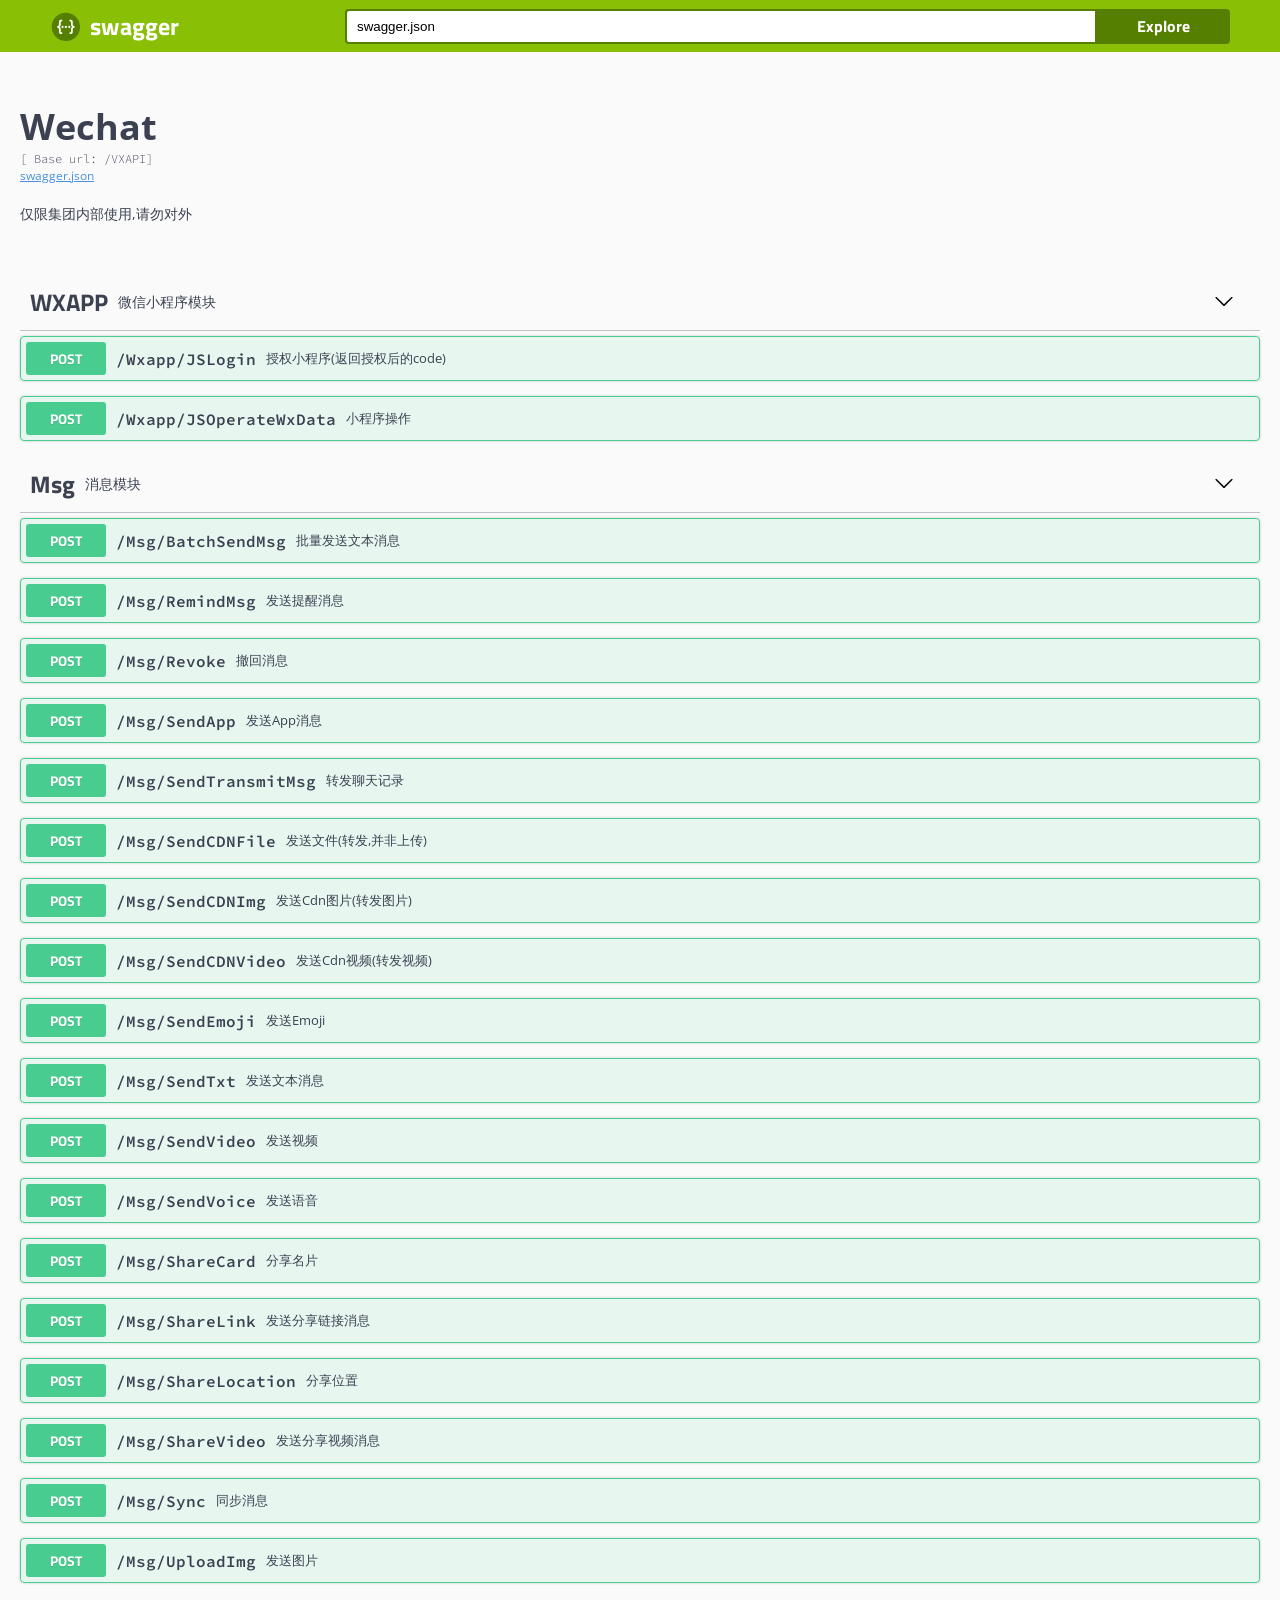
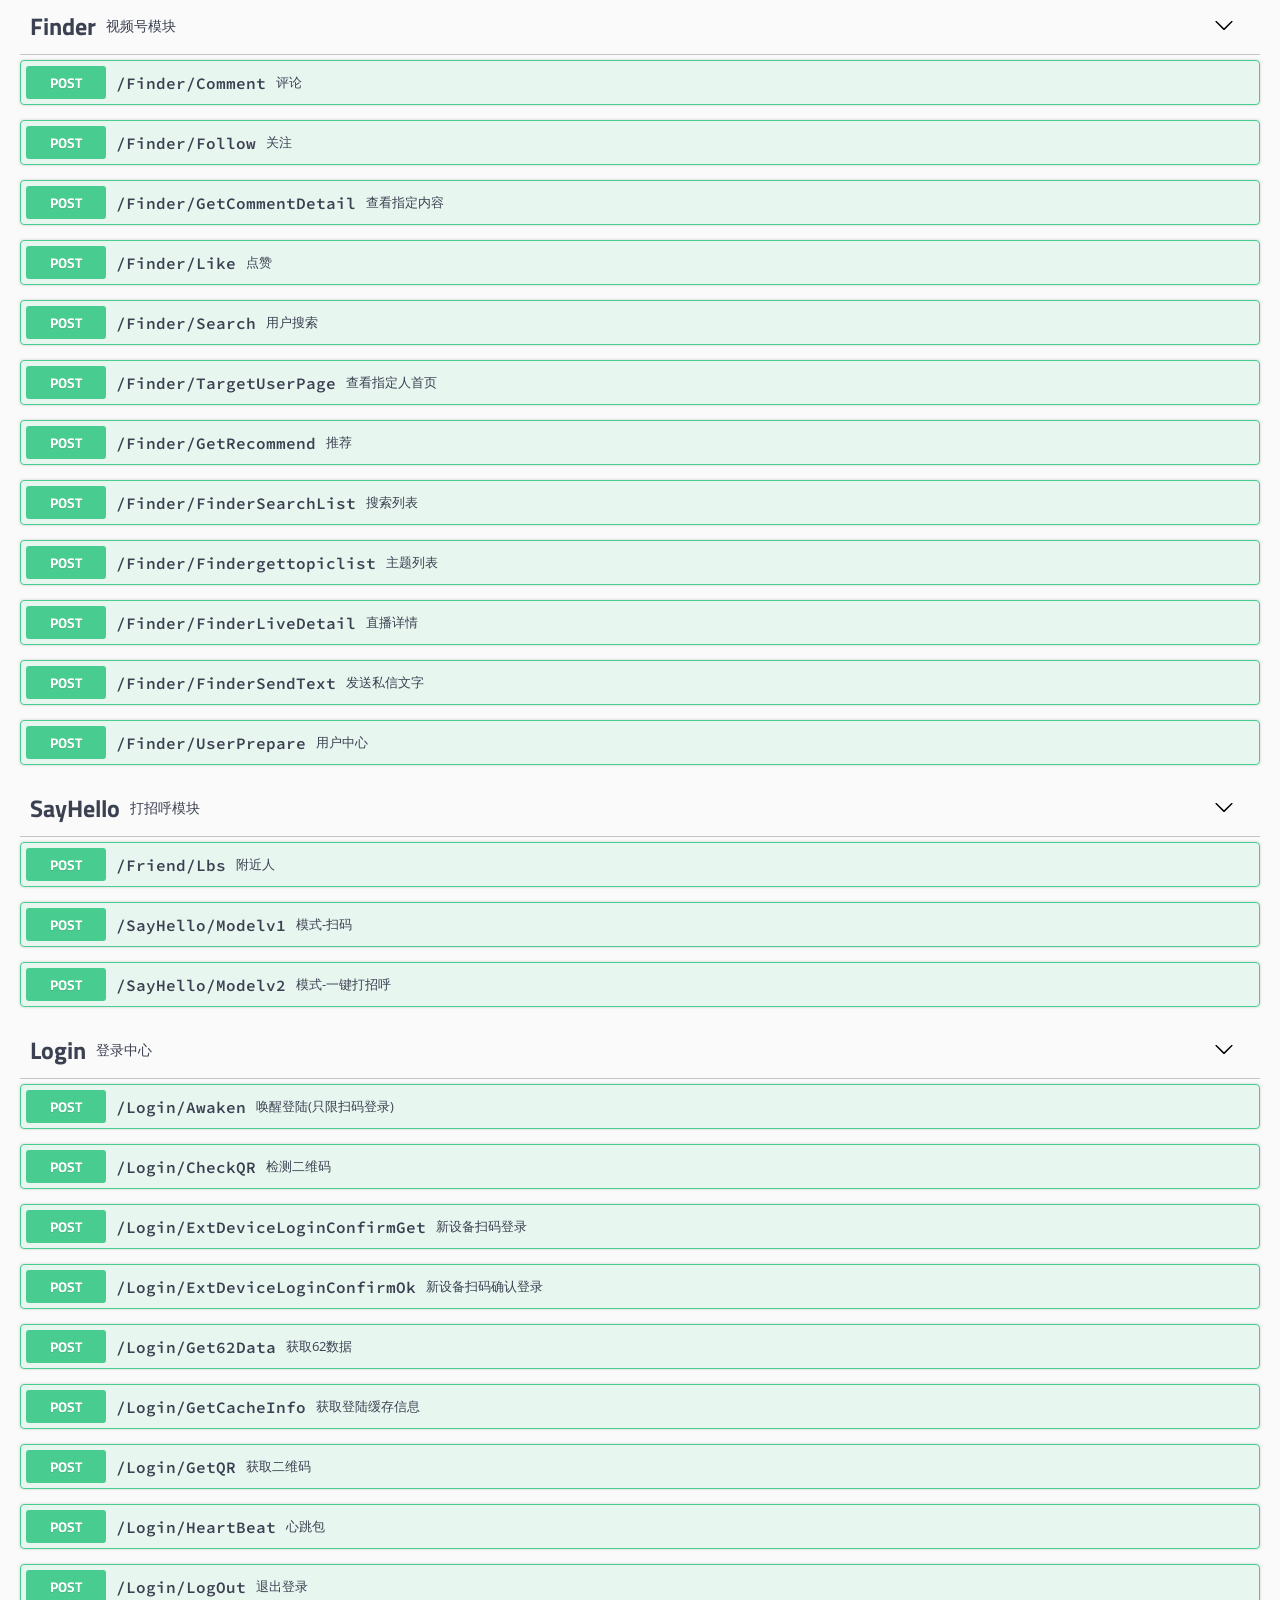
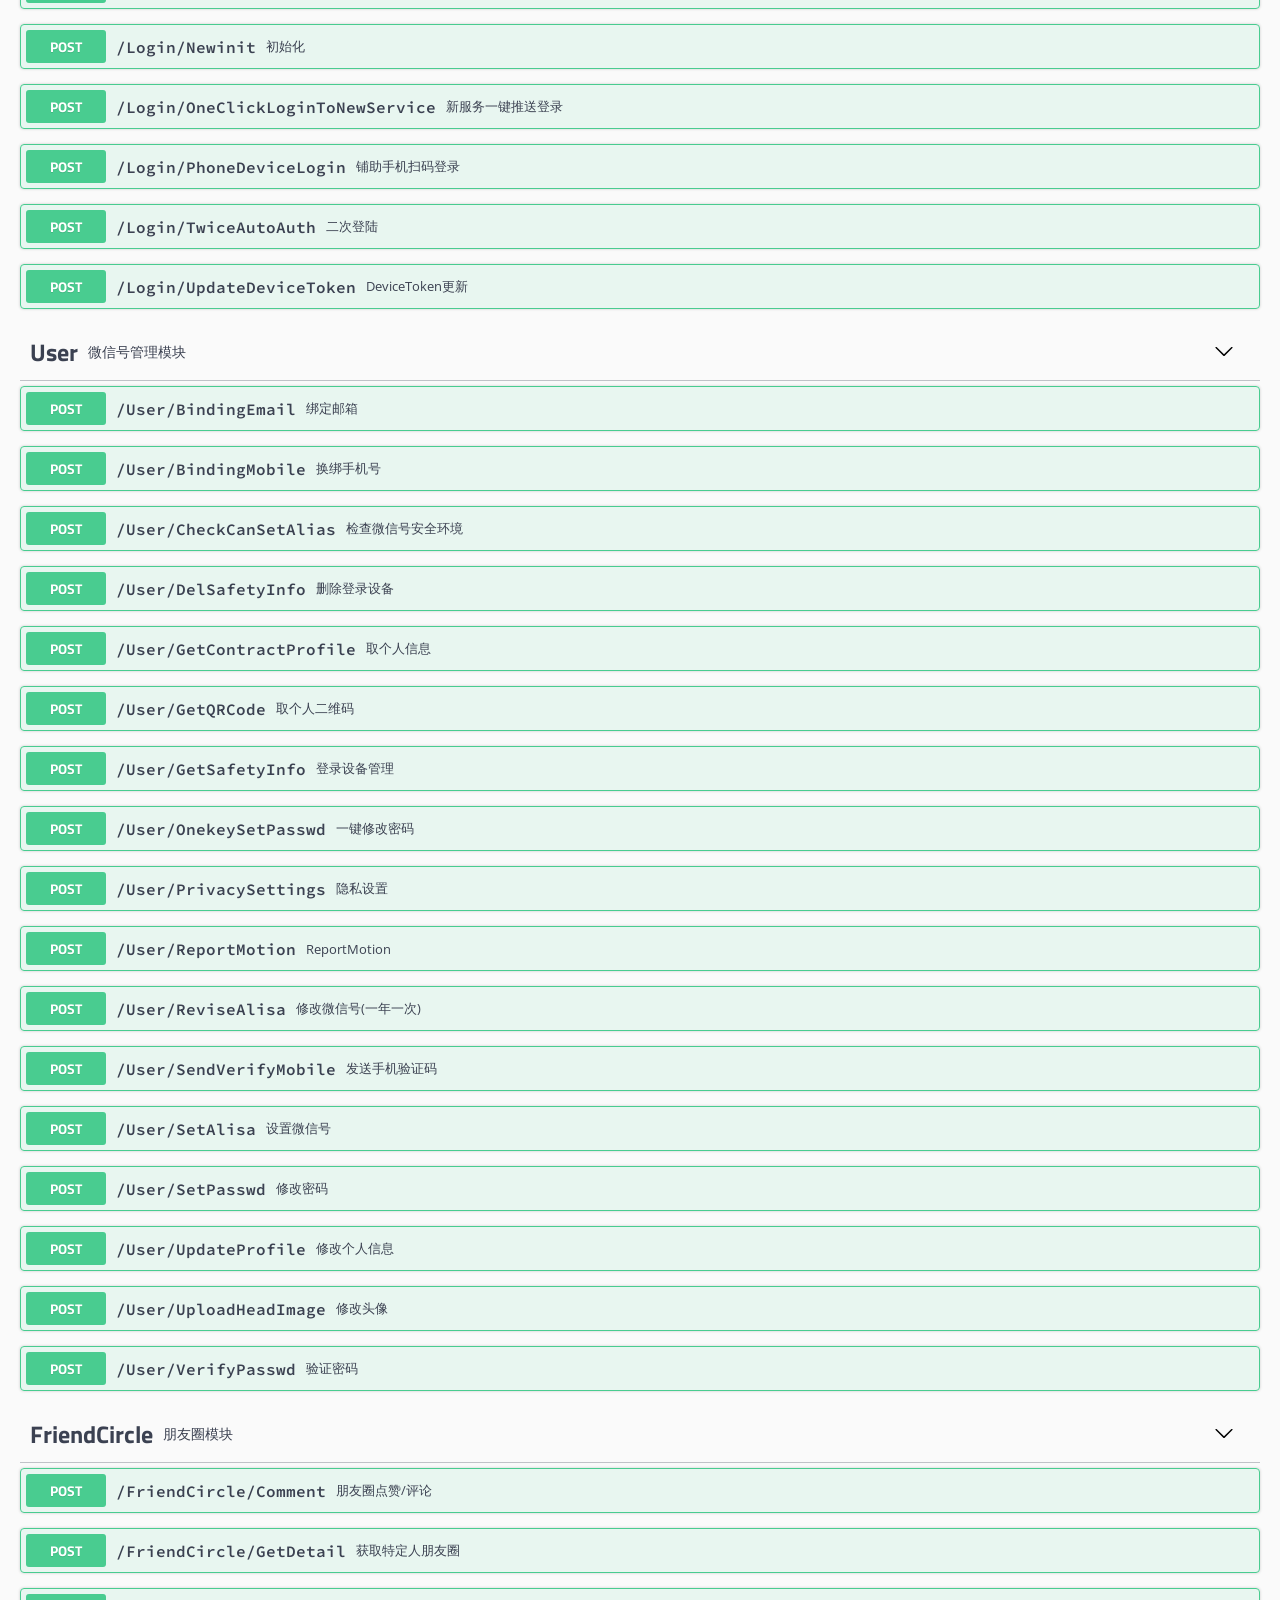
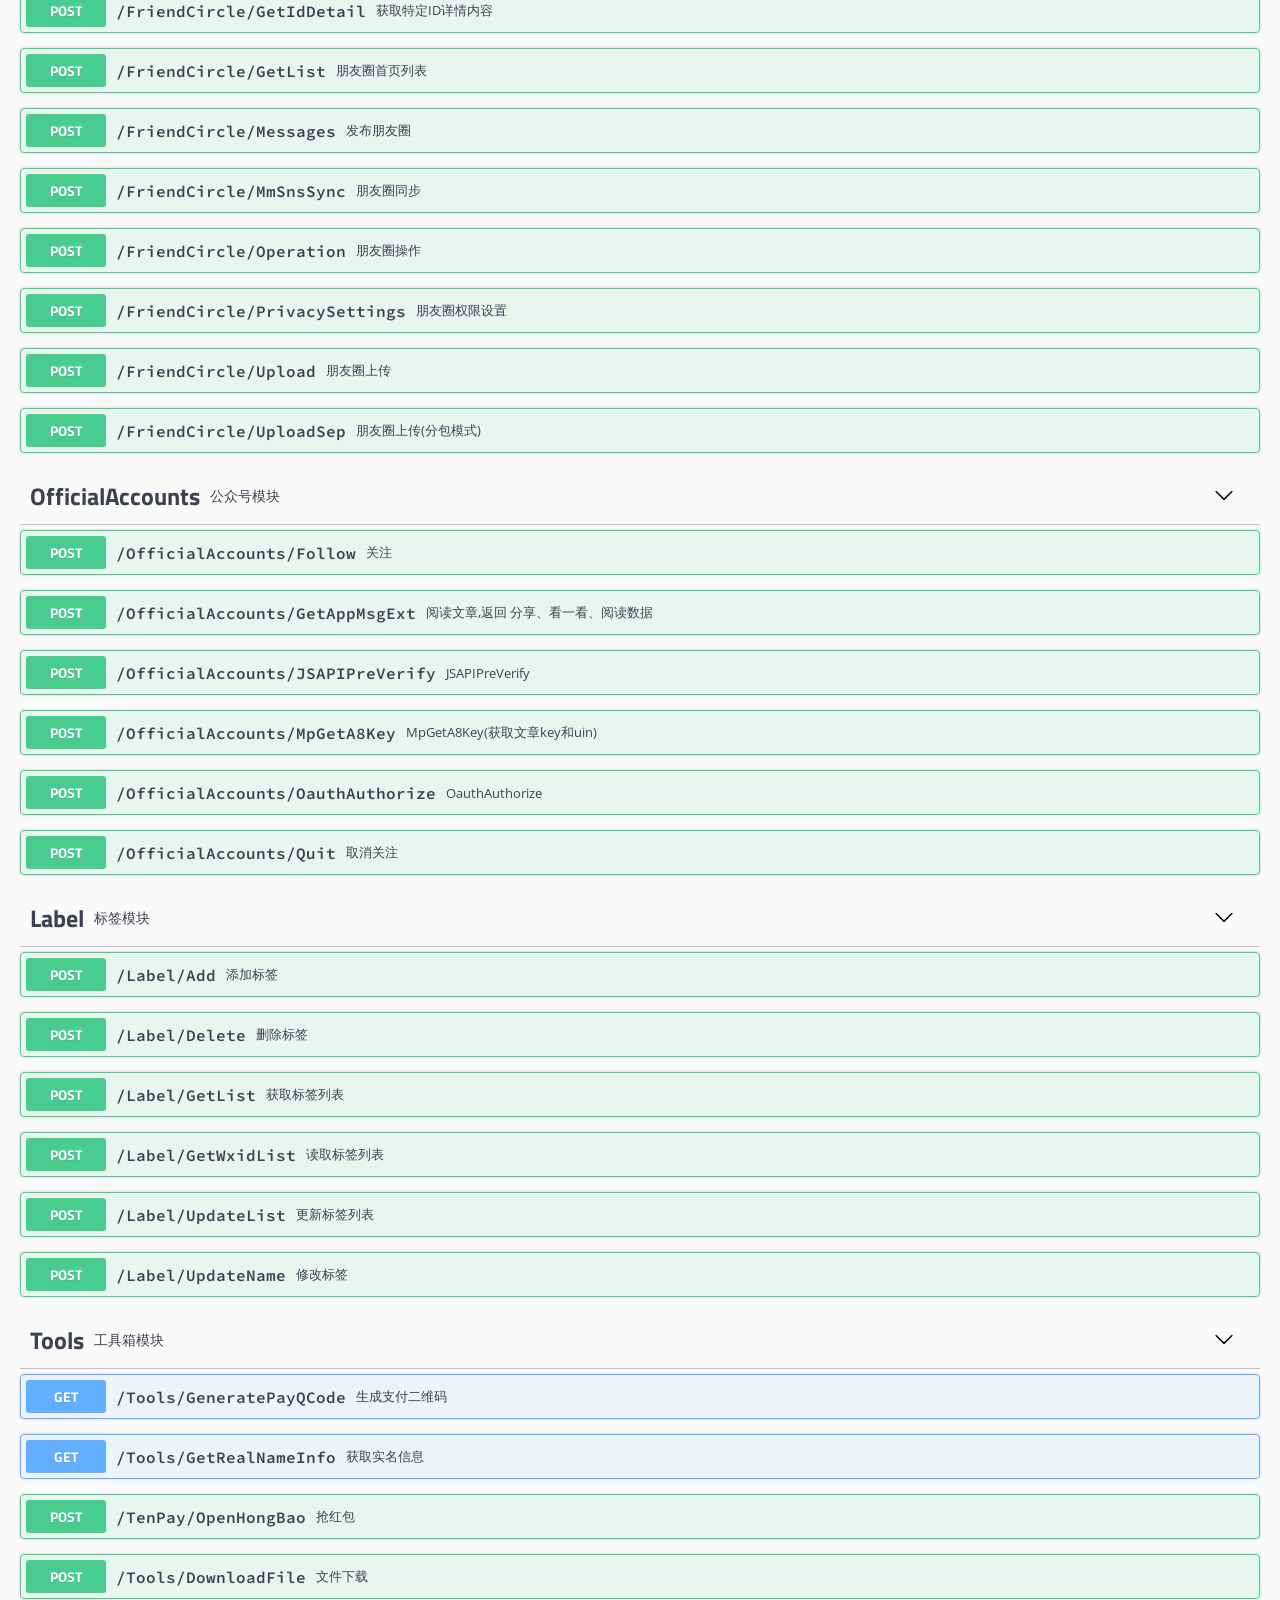
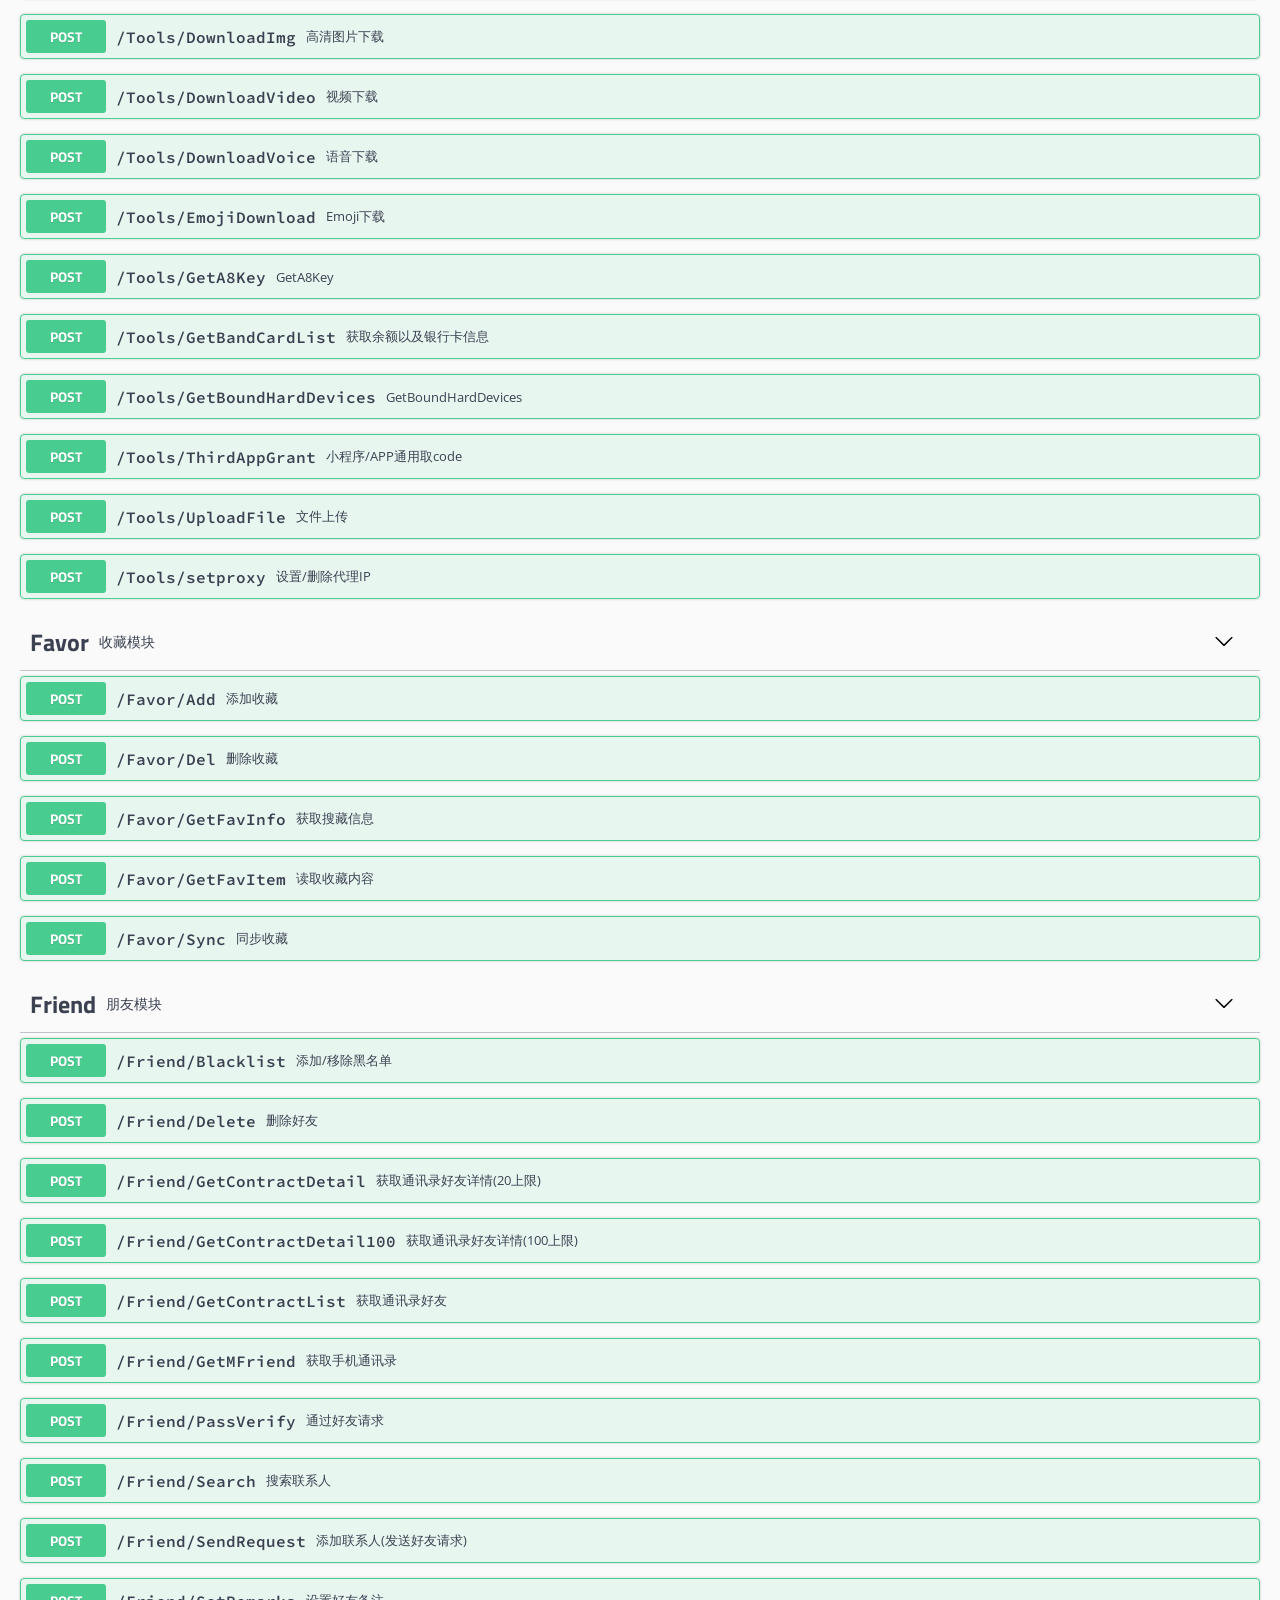
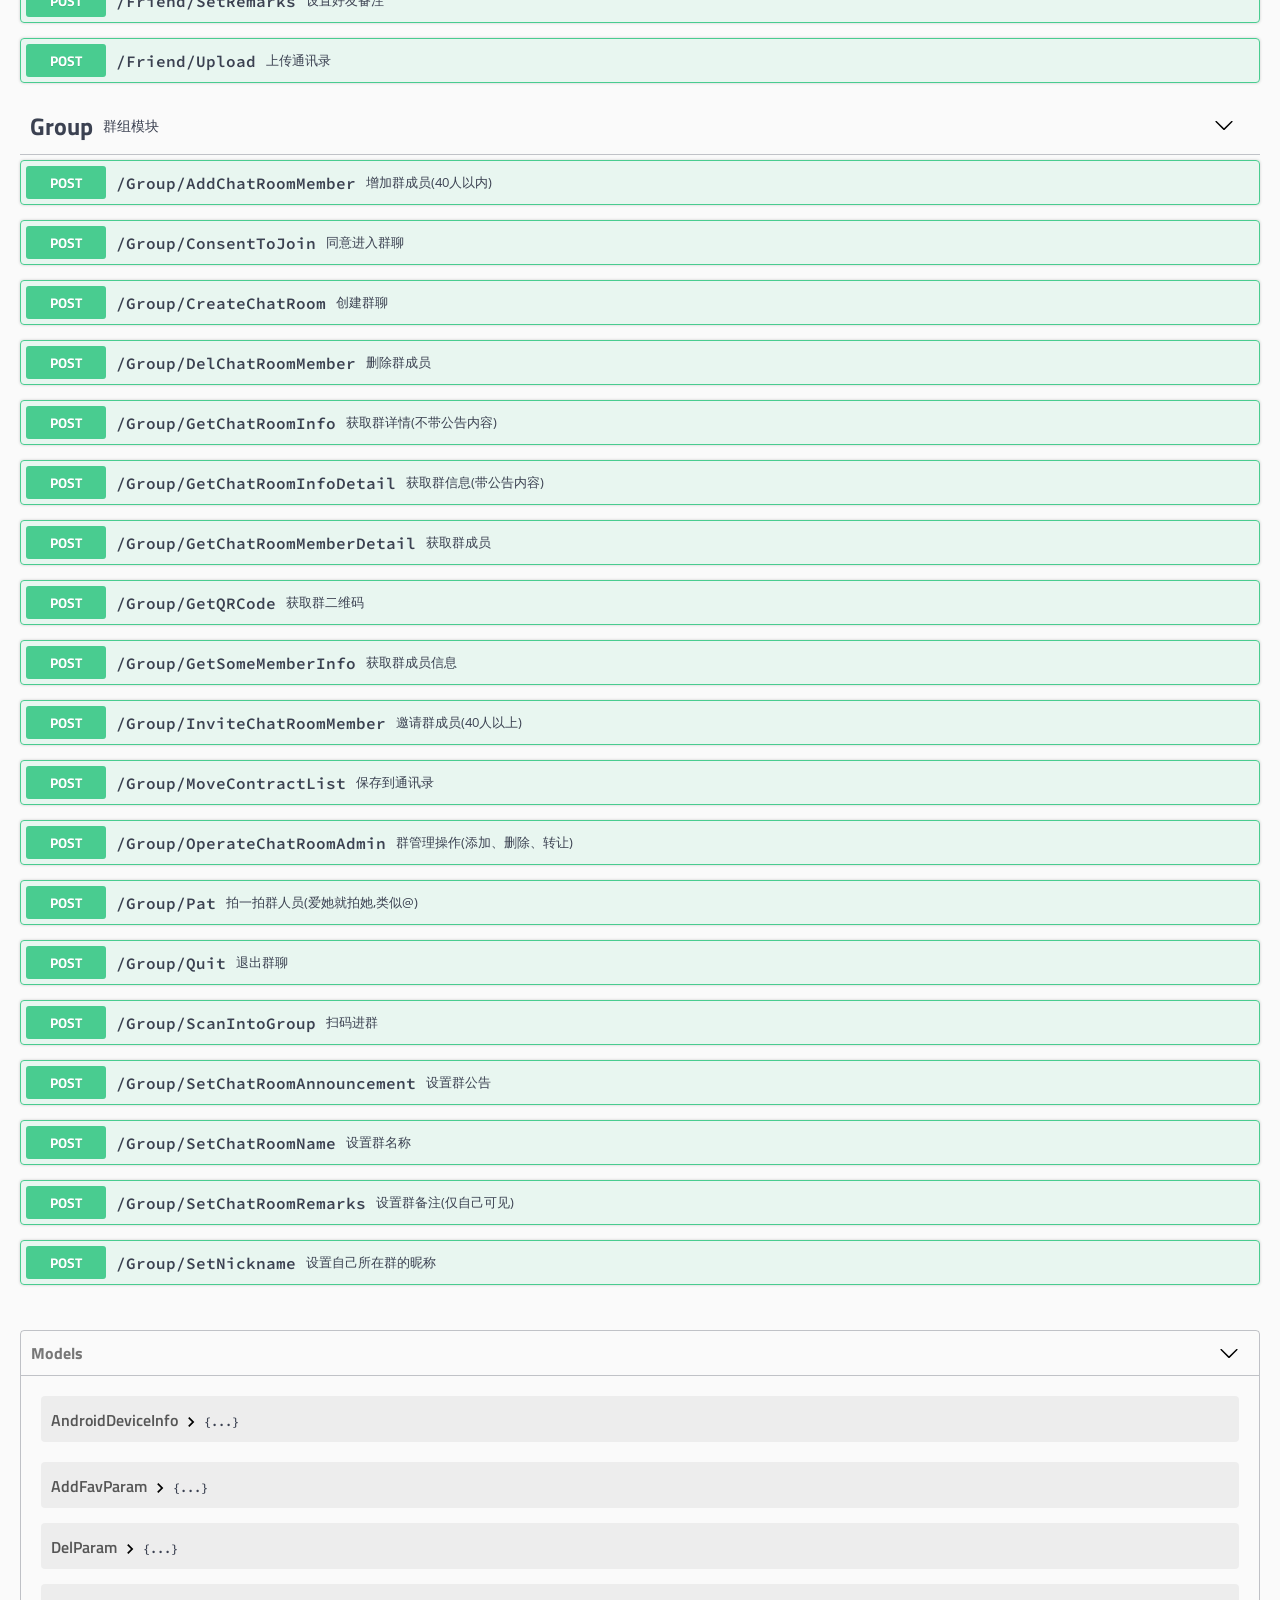
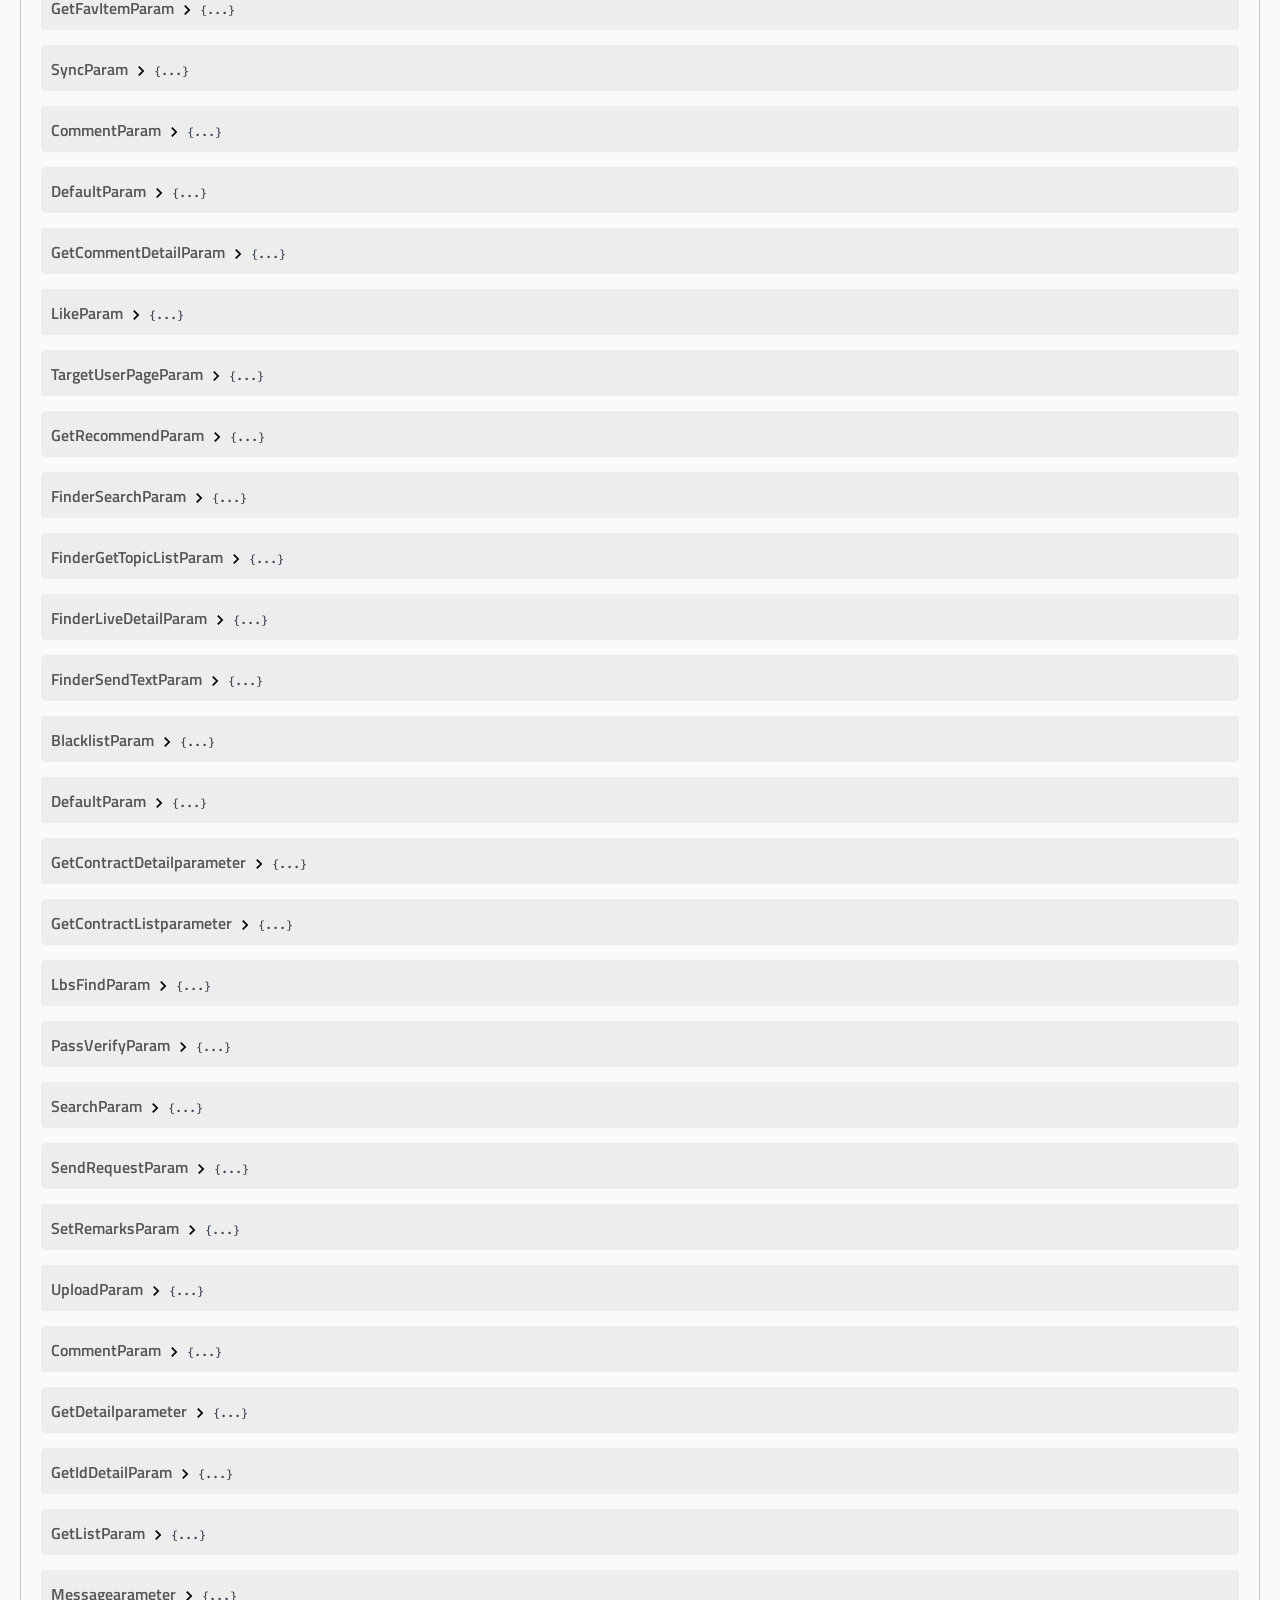
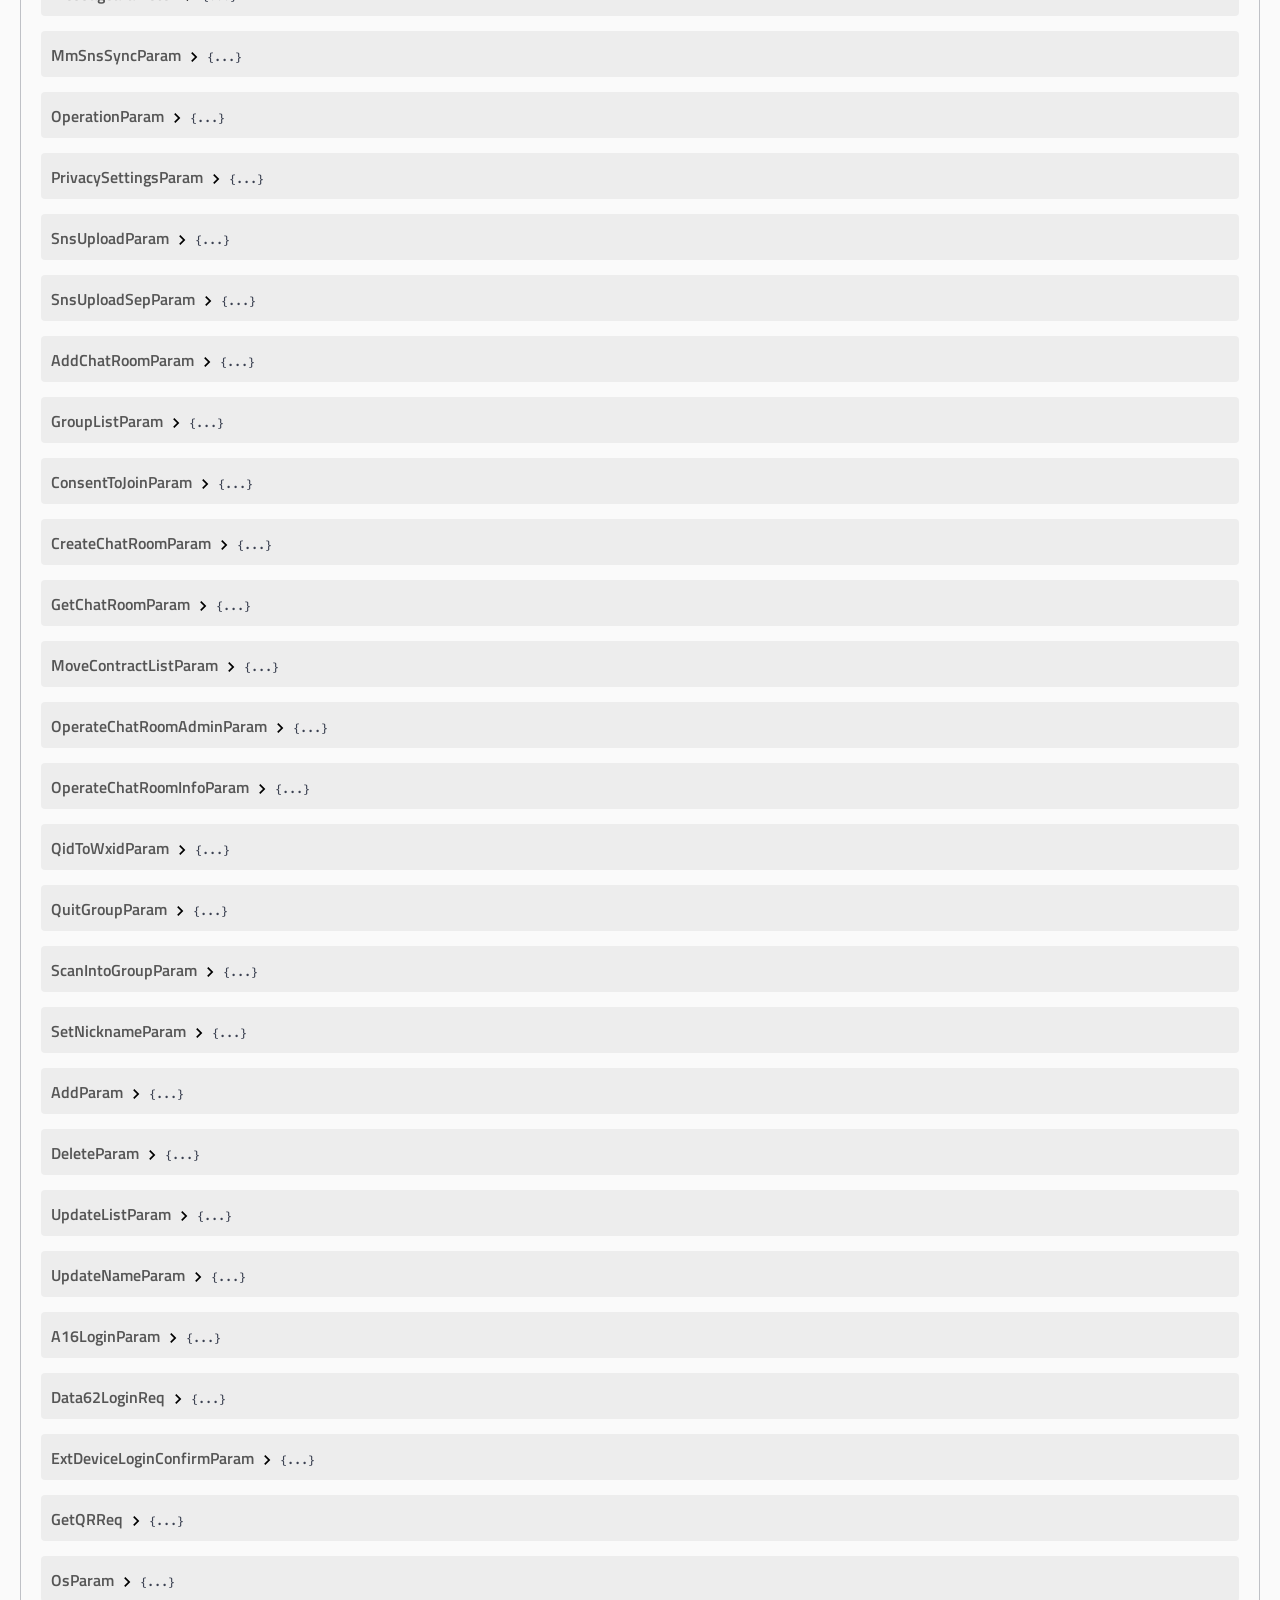
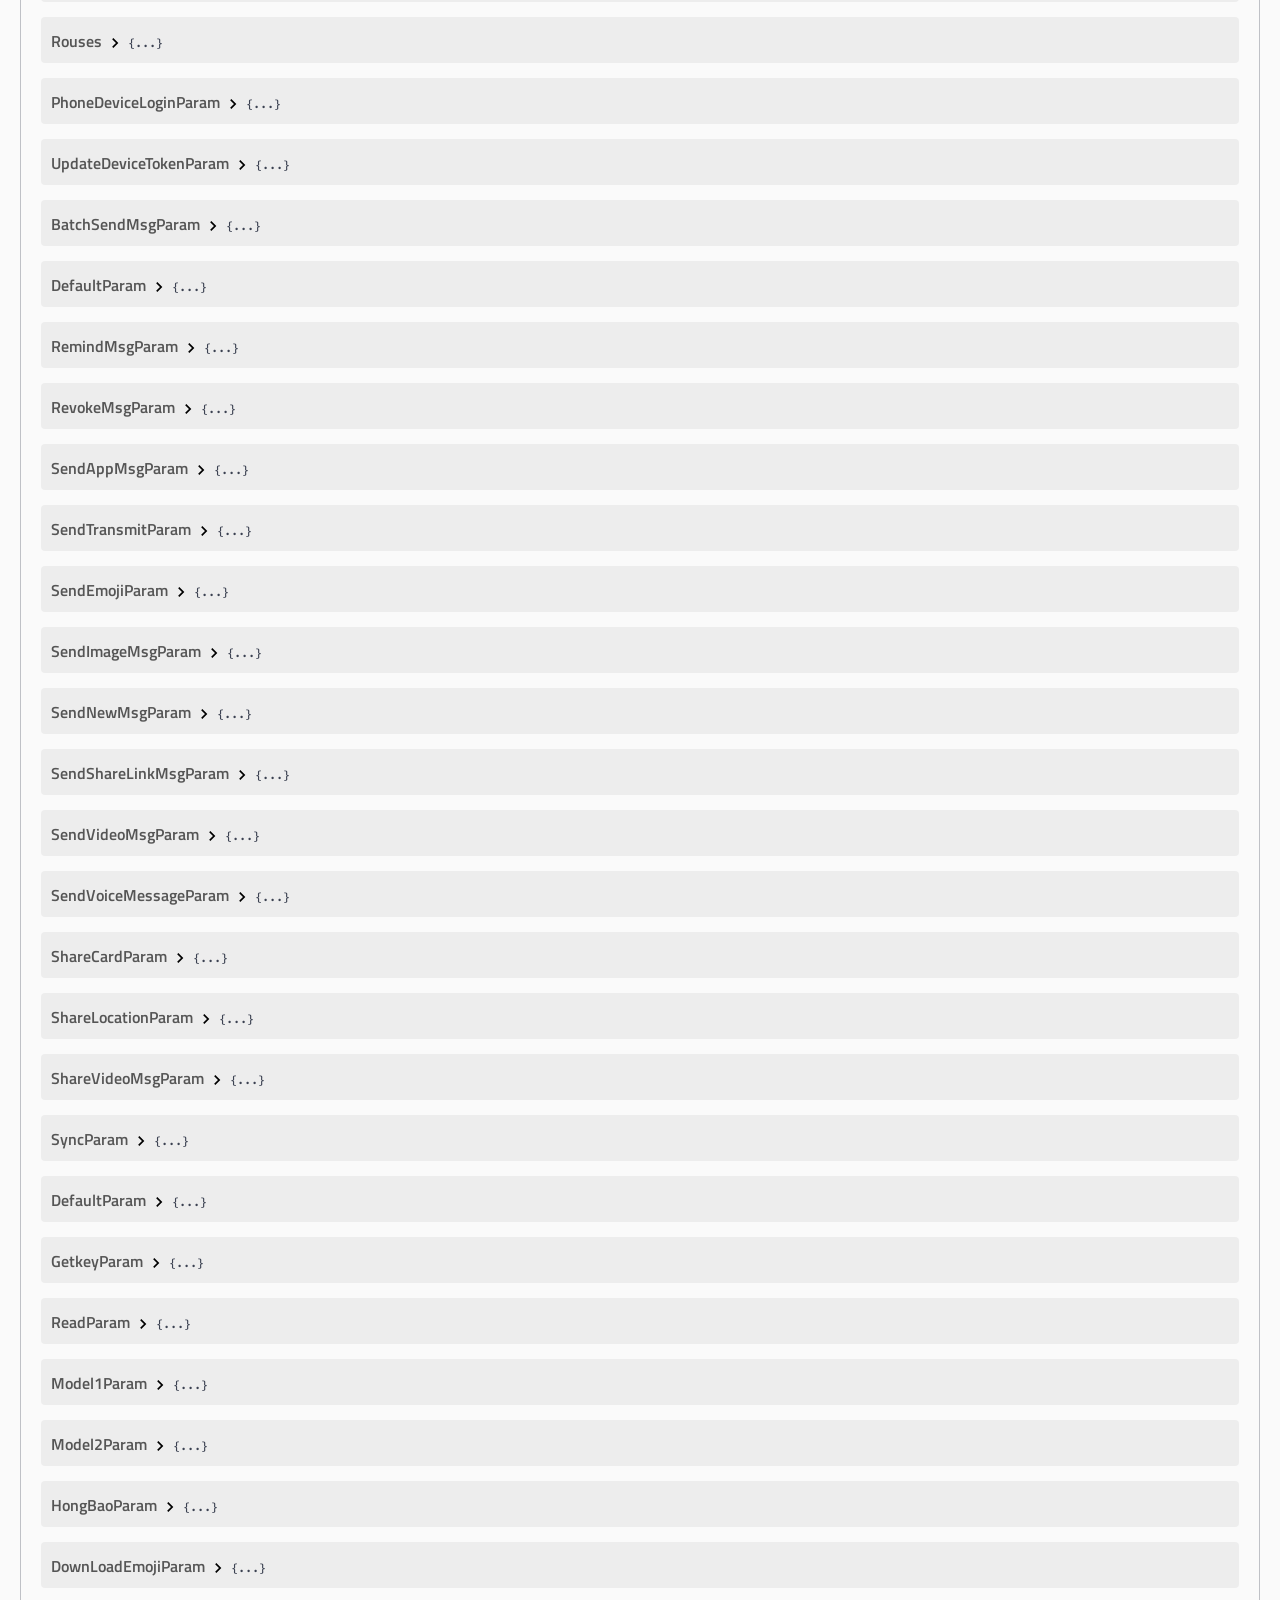
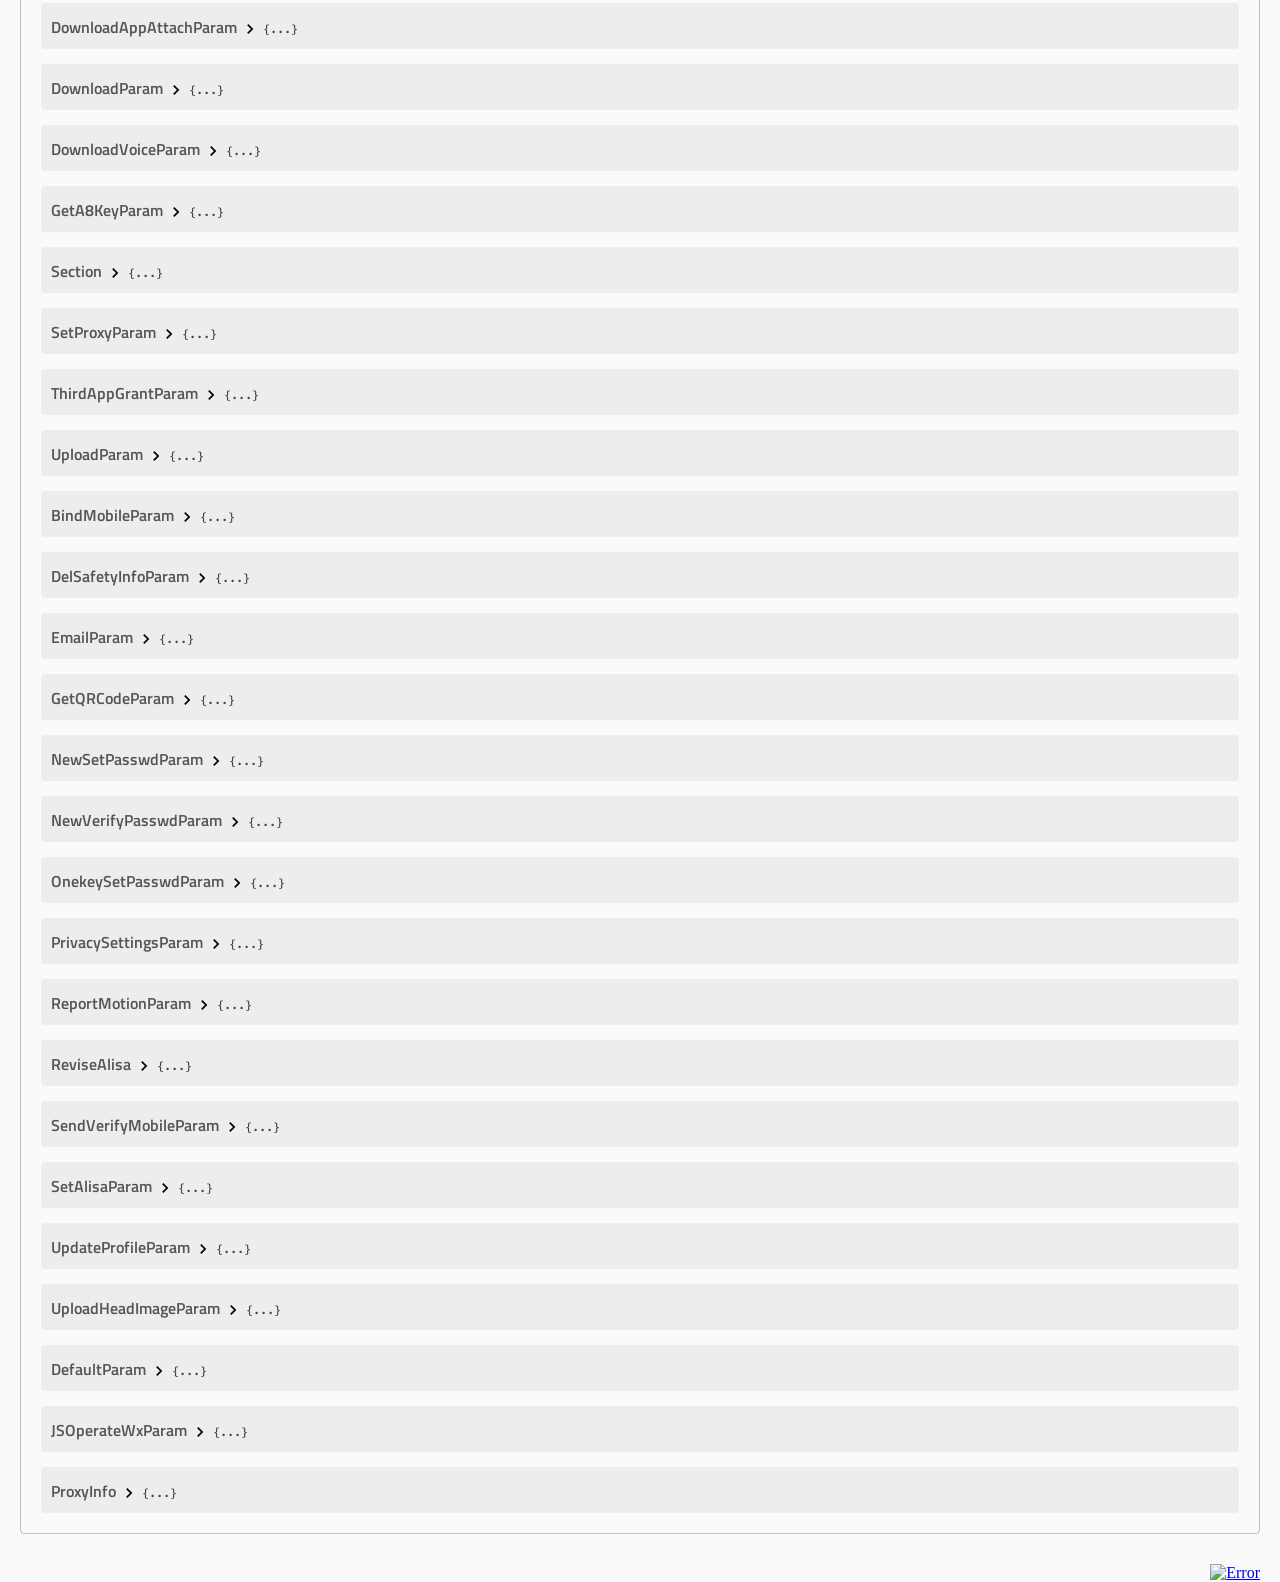
<file: 849/pad/swagger/index.html>
<!-- HTML for static distribution bundle build -->
<!DOCTYPE html>
<html lang="en">
<head>
  <meta charset="UTF-8">
  <title>Swagger UI</title>
  <link href="https://fonts.googleapis.com/css?family=Open+Sans:400,700|Source+Code+Pro:300,600|Titillium+Web:400,600,700" rel="stylesheet">
  <link rel="stylesheet" type="text/css" href="./swagger-ui.css" >
  <link rel="icon" type="image/png" href="./favicon-32x32.png" sizes="32x32" />
  <link rel="icon" type="image/png" href="./favicon-16x16.png" sizes="16x16" />
  <style>
    html
    {
        box-sizing: border-box;
        overflow: -moz-scrollbars-vertical;
        overflow-y: scroll;
    }
    *,
    *:before,
    *:after
    {
        box-sizing: inherit;
    }

    body {
      margin:0;
      background: #fafafa;
    }
  </style>
</head>

<body>

<svg xmlns="http://www.w3.org/2000/svg" xmlns:xlink="http://www.w3.org/1999/xlink" style="position:absolute;width:0;height:0">
  <defs>
    <symbol viewBox="0 0 20 20" id="unlocked">
          <path d="M15.8 8H14V5.6C14 2.703 12.665 1 10 1 7.334 1 6 2.703 6 5.6V6h2v-.801C8 3.754 8.797 3 10 3c1.203 0 2 .754 2 2.199V8H4c-.553 0-1 .646-1 1.199V17c0 .549.428 1.139.951 1.307l1.197.387C5.672 18.861 6.55 19 7.1 19h5.8c.549 0 1.428-.139 1.951-.307l1.196-.387c.524-.167.953-.757.953-1.306V9.199C17 8.646 16.352 8 15.8 8z"></path>
    </symbol>

    <symbol viewBox="0 0 20 20" id="locked">
      <path d="M15.8 8H14V5.6C14 2.703 12.665 1 10 1 7.334 1 6 2.703 6 5.6V8H4c-.553 0-1 .646-1 1.199V17c0 .549.428 1.139.951 1.307l1.197.387C5.672 18.861 6.55 19 7.1 19h5.8c.549 0 1.428-.139 1.951-.307l1.196-.387c.524-.167.953-.757.953-1.306V9.199C17 8.646 16.352 8 15.8 8zM12 8H8V5.199C8 3.754 8.797 3 10 3c1.203 0 2 .754 2 2.199V8z"/>
    </symbol>

    <symbol viewBox="0 0 20 20" id="close">
      <path d="M14.348 14.849c-.469.469-1.229.469-1.697 0L10 11.819l-2.651 3.029c-.469.469-1.229.469-1.697 0-.469-.469-.469-1.229 0-1.697l2.758-3.15-2.759-3.152c-.469-.469-.469-1.228 0-1.697.469-.469 1.228-.469 1.697 0L10 8.183l2.651-3.031c.469-.469 1.228-.469 1.697 0 .469.469.469 1.229 0 1.697l-2.758 3.152 2.758 3.15c.469.469.469 1.229 0 1.698z"/>
    </symbol>

    <symbol viewBox="0 0 20 20" id="large-arrow">
      <path d="M13.25 10L6.109 2.58c-.268-.27-.268-.707 0-.979.268-.27.701-.27.969 0l7.83 7.908c.268.271.268.709 0 .979l-7.83 7.908c-.268.271-.701.27-.969 0-.268-.269-.268-.707 0-.979L13.25 10z"/>
    </symbol>

    <symbol viewBox="0 0 20 20" id="large-arrow-down">
      <path d="M17.418 6.109c.272-.268.709-.268.979 0s.271.701 0 .969l-7.908 7.83c-.27.268-.707.268-.979 0l-7.908-7.83c-.27-.268-.27-.701 0-.969.271-.268.709-.268.979 0L10 13.25l7.418-7.141z"/>
    </symbol>


    <symbol viewBox="0 0 24 24" id="jump-to">
      <path d="M19 7v4H5.83l3.58-3.59L8 6l-6 6 6 6 1.41-1.41L5.83 13H21V7z"/>
    </symbol>

    <symbol viewBox="0 0 24 24" id="expand">
      <path d="M10 18h4v-2h-4v2zM3 6v2h18V6H3zm3 7h12v-2H6v2z"/>
    </symbol>

  </defs>
</svg>

<div id="swagger-ui"></div>

<script src="./swagger-ui-bundle.js"> </script>
<script src="./swagger-ui-standalone-preset.js"> </script>
<script>
window.onload = function() {
  // Build a system
  const ui = SwaggerUIBundle({
    url: "swagger.json",
    dom_id: '#swagger-ui',
    presets: [
      SwaggerUIBundle.presets.apis,
      SwaggerUIStandalonePreset
    ],
    plugins: [
      SwaggerUIBundle.plugins.DownloadUrl
    ],
    layout: "StandaloneLayout"
  })

  window.ui = ui
}
</script>
</body>

</html>
</file>
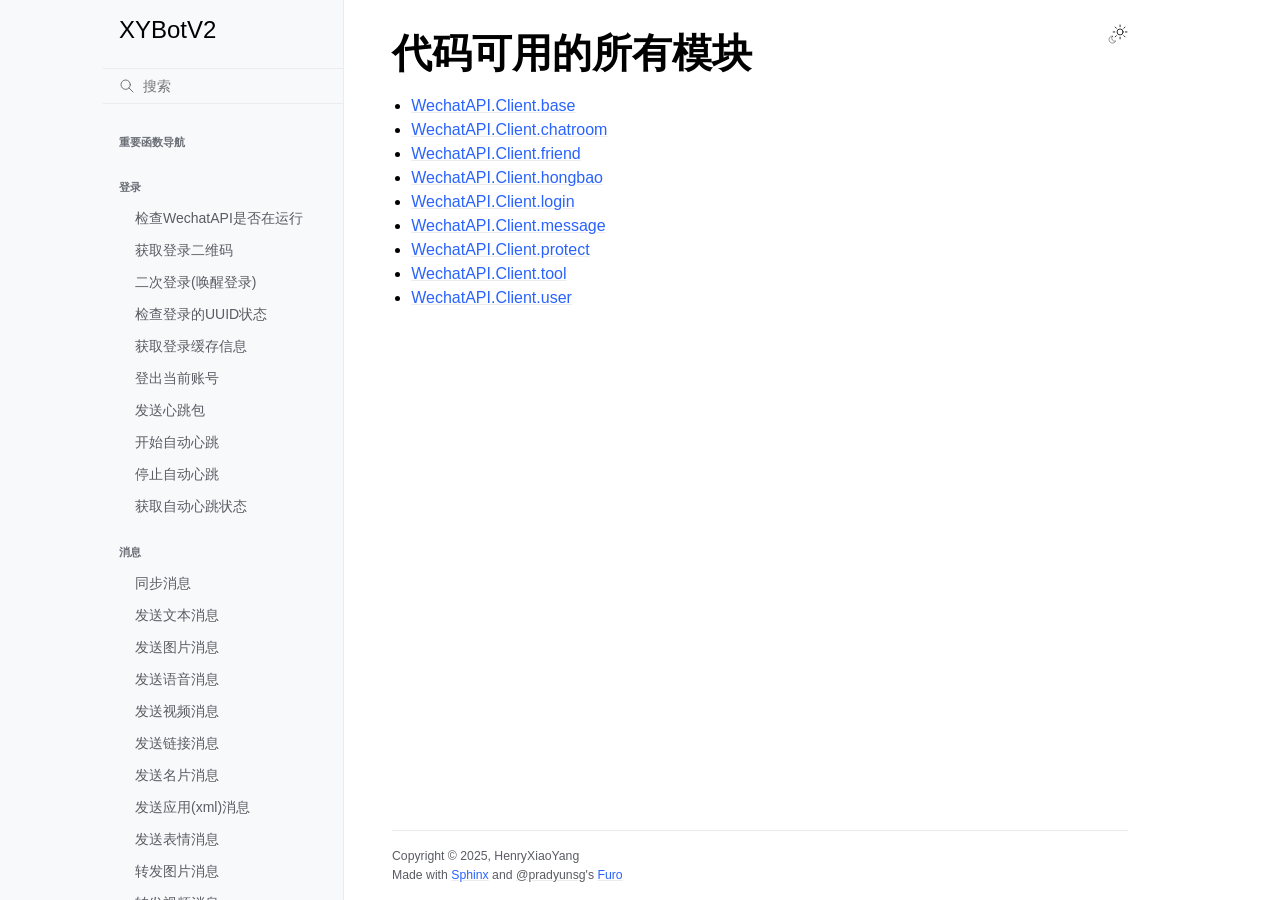
<file: docs/WechatAPIClient/_modules/index.html>
<!doctype html>
<html class="no-js" data-content_root="../" lang="zh-CN">
<head>
    <meta charset="utf-8"/>
    <meta content="width=device-width,initial-scale=1" name="viewport"/>
    <meta content="light dark" name="color-scheme">
    <link href="../genindex.html" rel="index" title="索引"/>
    <link href="../search.html" rel="search" title="搜索"/>

    <!-- Generated with Sphinx 8.1.3 and Furo 2024.08.06 -->
    <title>概览：模块代码 - XYBotV2</title>
    <link href="../_static/pygments.css?v=8f2a1f02" rel="stylesheet" type="text/css"/>
    <link href="../_static/styles/furo.css?v=354aac6f" rel="stylesheet" type="text/css"/>
    <link href="../_static/styles/furo-extensions.css?v=302659d7" rel="stylesheet" type="text/css"/>


    <style>
        body {
            --color-code-background: #f8f8f8;
            --color-code-foreground: black;
            --color-brand-primary: #2962ff;
            --color-brand-content: #2962ff;

        }

        @media not print {
            body[data-theme="dark"] {
                --color-code-background: #202020;
                --color-code-foreground: #d0d0d0;

            }

            @media (prefers-color-scheme: dark) {
                body:not([data-theme="light"]) {
                    --color-code-background: #202020;
                    --color-code-foreground: #d0d0d0;

                }
            }
        }
    </style>
</head>
<body>

<script>
    document.body.dataset.theme = localStorage.getItem("theme") || "auto";
</script>


<svg style="display: none;" xmlns="http://www.w3.org/2000/svg">
    <symbol id="svg-toc" viewBox="0 0 24 24">
        <title>Contents</title>
        <svg fill="currentColor" stroke="currentColor" stroke-width="0" viewBox="0 0 1024 1024">
            <path d="M408 442h480c4.4 0 8-3.6 8-8v-56c0-4.4-3.6-8-8-8H408c-4.4 0-8 3.6-8 8v56c0 4.4 3.6 8 8 8zm-8 204c0 4.4 3.6 8 8 8h480c4.4 0 8-3.6 8-8v-56c0-4.4-3.6-8-8-8H408c-4.4 0-8 3.6-8 8v56zm504-486H120c-4.4 0-8 3.6-8 8v56c0 4.4 3.6 8 8 8h784c4.4 0 8-3.6 8-8v-56c0-4.4-3.6-8-8-8zm0 632H120c-4.4 0-8 3.6-8 8v56c0 4.4 3.6 8 8 8h784c4.4 0 8-3.6 8-8v-56c0-4.4-3.6-8-8-8zM115.4 518.9L271.7 642c5.8 4.6 14.4.5 14.4-6.9V388.9c0-7.4-8.5-11.5-14.4-6.9L115.4 505.1a8.74 8.74 0 0 0 0 13.8z"/>
        </svg>
    </symbol>
    <symbol id="svg-menu" viewBox="0 0 24 24">
        <title>Menu</title>
        <svg class="feather-menu" fill="none" stroke="currentColor" stroke-linecap="round"
             stroke-linejoin="round" stroke-width="2" viewBox="0 0 24 24" xmlns="http://www.w3.org/2000/svg">
            <line x1="3" x2="21" y1="12" y2="12"></line>
            <line x1="3" x2="21" y1="6" y2="6"></line>
            <line x1="3" x2="21" y1="18" y2="18"></line>
        </svg>
    </symbol>
    <symbol id="svg-arrow-right" viewBox="0 0 24 24">
        <title>Expand</title>
        <svg class="feather-chevron-right" fill="none" stroke="currentColor" stroke-linecap="round"
             stroke-linejoin="round" stroke-width="2" viewBox="0 0 24 24" xmlns="http://www.w3.org/2000/svg">
            <polyline points="9 18 15 12 9 6"></polyline>
        </svg>
    </symbol>
    <symbol id="svg-sun" viewBox="0 0 24 24">
        <title>Light mode</title>
        <svg class="feather-sun" fill="none" stroke="currentColor" stroke-linecap="round"
             stroke-linejoin="round" stroke-width="1" viewBox="0 0 24 24" xmlns="http://www.w3.org/2000/svg">
            <circle cx="12" cy="12" r="5"></circle>
            <line x1="12" x2="12" y1="1" y2="3"></line>
            <line x1="12" x2="12" y1="21" y2="23"></line>
            <line x1="4.22" x2="5.64" y1="4.22" y2="5.64"></line>
            <line x1="18.36" x2="19.78" y1="18.36" y2="19.78"></line>
            <line x1="1" x2="3" y1="12" y2="12"></line>
            <line x1="21" x2="23" y1="12" y2="12"></line>
            <line x1="4.22" x2="5.64" y1="19.78" y2="18.36"></line>
            <line x1="18.36" x2="19.78" y1="5.64" y2="4.22"></line>
        </svg>
    </symbol>
    <symbol id="svg-moon" viewBox="0 0 24 24">
        <title>Dark mode</title>
        <svg class="icon-tabler-moon" fill="none" stroke="currentColor" stroke-linecap="round"
             stroke-linejoin="round" stroke-width="1" viewBox="0 0 24 24" xmlns="http://www.w3.org/2000/svg">
            <path d="M0 0h24v24H0z" fill="none" stroke="none"/>
            <path d="M12 3c.132 0 .263 0 .393 0a7.5 7.5 0 0 0 7.92 12.446a9 9 0 1 1 -8.313 -12.454z"/>
        </svg>
    </symbol>
    <symbol id="svg-sun-with-moon" viewBox="0 0 24 24">
        <title>Auto light/dark, in light mode</title>
        <svg class="icon-custom-derived-from-feather-sun-and-tabler-moon" fill="none" stroke="currentColor" stroke-linecap="round"
             stroke-linejoin="round" stroke-width="1" viewBox="0 0 24 24"
             xmlns="http://www.w3.org/2000/svg">
            <path d="M 5.411 14.504 C 5.471 14.504 5.532 14.504 5.591 14.504 C 3.639 16.319 4.383 19.569 6.931 20.352 C 7.693 20.586 8.512 20.551 9.25 20.252 C 8.023 23.207 4.056 23.725 2.11 21.184 C 0.166 18.642 1.702 14.949 4.874 14.536 C 5.051 14.512 5.231 14.5 5.411 14.5 L 5.411 14.504 Z"
                  style="opacity: 50%"/>
            <line x1="14.5" x2="14.5" y1="3.25" y2="1.25"/>
            <line x1="14.5" x2="14.5" y1="15.85" y2="17.85"/>
            <line x1="10.044" x2="8.63" y1="5.094" y2="3.68"/>
            <line x1="19" x2="20.414" y1="14.05" y2="15.464"/>
            <line x1="8.2" x2="6.2" y1="9.55" y2="9.55"/>
            <line x1="20.8" x2="22.8" y1="9.55" y2="9.55"/>
            <line x1="10.044" x2="8.63" y1="14.006" y2="15.42"/>
            <line x1="19" x2="20.414" y1="5.05" y2="3.636"/>
            <circle cx="14.5" cy="9.55" r="3.6"/>
        </svg>
    </symbol>
    <symbol id="svg-moon-with-sun" viewBox="0 0 24 24">
        <title>Auto light/dark, in dark mode</title>
        <svg class="icon-custom-derived-from-feather-sun-and-tabler-moon" fill="none" stroke="currentColor" stroke-linecap="round"
             stroke-linejoin="round" stroke-width="1" viewBox="0 0 24 24"
             xmlns="http://www.w3.org/2000/svg">
            <path d="M 8.282 7.007 C 8.385 7.007 8.494 7.007 8.595 7.007 C 5.18 10.184 6.481 15.869 10.942 17.24 C 12.275 17.648 13.706 17.589 15 17.066 C 12.851 22.236 5.91 23.143 2.505 18.696 C -0.897 14.249 1.791 7.786 7.342 7.063 C 7.652 7.021 7.965 7 8.282 7 L 8.282 7.007 Z"/>
            <line style="opacity: 50%" x1="18" x2="18" y1="3.705" y2="2.5"/>
            <line style="opacity: 50%" x1="18" x2="18" y1="11.295" y2="12.5"/>
            <line style="opacity: 50%" x1="15.316" x2="14.464" y1="4.816" y2="3.964"/>
            <line style="opacity: 50%" x1="20.711" x2="21.563" y1="10.212" y2="11.063"/>
            <line style="opacity: 50%" x1="14.205" x2="13.001" y1="7.5" y2="7.5"/>
            <line style="opacity: 50%" x1="21.795" x2="23" y1="7.5" y2="7.5"/>
            <line style="opacity: 50%" x1="15.316" x2="14.464" y1="10.184" y2="11.036"/>
            <line style="opacity: 50%" x1="20.711" x2="21.563" y1="4.789" y2="3.937"/>
            <circle cx="18" cy="7.5" r="2.169" style="opacity: 50%"/>
        </svg>
    </symbol>
    <symbol id="svg-pencil" viewBox="0 0 24 24">
        <svg class="icon-tabler-pencil-code" fill="none" stroke="currentColor" stroke-linecap="round"
             stroke-linejoin="round" stroke-width="1" viewBox="0 0 24 24" xmlns="http://www.w3.org/2000/svg">
            <path d="M4 20h4l10.5 -10.5a2.828 2.828 0 1 0 -4 -4l-10.5 10.5v4"/>
            <path d="M13.5 6.5l4 4"/>
            <path d="M20 21l2 -2l-2 -2"/>
            <path d="M17 17l-2 2l2 2"/>
        </svg>
    </symbol>
    <symbol id="svg-eye" viewBox="0 0 24 24">
        <svg class="icon-tabler-eye-code" fill="none" stroke="currentColor" stroke-linecap="round"
             stroke-linejoin="round" stroke-width="1" viewBox="0 0 24 24" xmlns="http://www.w3.org/2000/svg">
            <path d="M0 0h24v24H0z" fill="none" stroke="none"/>
            <path d="M10 12a2 2 0 1 0 4 0a2 2 0 0 0 -4 0"/>
            <path
                    d="M11.11 17.958c-3.209 -.307 -5.91 -2.293 -8.11 -5.958c2.4 -4 5.4 -6 9 -6c3.6 0 6.6 2 9 6c-.21 .352 -.427 .688 -.647 1.008"/>
            <path d="M20 21l2 -2l-2 -2"/>
            <path d="M17 17l-2 2l2 2"/>
        </svg>
    </symbol>
</svg>

<input class="sidebar-toggle" id="__navigation" name="__navigation" type="checkbox">
<input class="sidebar-toggle" id="__toc" name="__toc" type="checkbox">
<label class="overlay sidebar-overlay" for="__navigation">
    <div class="visually-hidden">Hide navigation sidebar</div>
</label>
<label class="overlay toc-overlay" for="__toc">
    <div class="visually-hidden">Hide table of contents sidebar</div>
</label>

<a class="skip-to-content muted-link" href="#furo-main-content">Skip to content</a>



<div class="page">
    <header class="mobile-header">
        <div class="header-left">
            <label class="nav-overlay-icon" for="__navigation">
                <div class="visually-hidden">Toggle site navigation sidebar</div>
                <i class="icon">
                    <svg>
                        <use href="#svg-menu"></use>
                    </svg>
                </i>
            </label>
        </div>
        <div class="header-center">
            <a href="../index.html">
                <div class="brand">XYBotV2</div>
            </a>
        </div>
        <div class="header-right">
            <div class="theme-toggle-container theme-toggle-header">
                <button class="theme-toggle">
                    <div class="visually-hidden">Toggle Light / Dark / Auto color theme</div>
                    <svg class="theme-icon-when-auto-light">
                        <use href="#svg-sun-with-moon"></use>
                    </svg>
                    <svg class="theme-icon-when-auto-dark">
                        <use href="#svg-moon-with-sun"></use>
                    </svg>
                    <svg class="theme-icon-when-dark">
                        <use href="#svg-moon"></use>
                    </svg>
                    <svg class="theme-icon-when-light">
                        <use href="#svg-sun"></use>
                    </svg>
                </button>
            </div>
            <label class="toc-overlay-icon toc-header-icon no-toc" for="__toc">
                <div class="visually-hidden">Toggle table of contents sidebar</div>
                <i class="icon">
                    <svg>
                        <use href="#svg-toc"></use>
                    </svg>
                </i>
            </label>
        </div>
    </header>
    <aside class="sidebar-drawer">
        <div class="sidebar-container">

            <div class="sidebar-sticky">
                <div class="sidebar-scroll"><a class="sidebar-brand" href="../index.html">


                    <span class="sidebar-brand-text">XYBotV2</span>

                </a>
                    <form action="../search.html" class="sidebar-search-container" method="get" role="search">
                        <input aria-label="搜索" class="sidebar-search" name="q" placeholder="搜索">
                        <input name="check_keywords" type="hidden" value="yes">
                        <input name="area" type="hidden" value="default">
                    </form>
                    <div id="searchbox"></div>
                    <div class="sidebar-tree">

                    </div>
                    <div class="sidebar-tree">
                        <p class="caption"><span class="caption-text">重要函数导航</span></p>
                        <ul>

                            <li class="toctree-l1">
                                <p class="caption"><span class="caption-text">登录</span></p>
                                <ul>

                                    <li class="toctree-l2">
                                        <a class="reference internal"
                                           href="index.html#WechatAPI.Client.login.LoginMixin.is_running">检查WechatAPI是否在运行</a>
                                    </li>

                                    <li class="toctree-l2">
                                        <a class="reference internal"
                                           href="index.html#WechatAPI.Client.login.LoginMixin.get_qr_code">获取登录二维码</a>
                                    </li>

                                    <li class="toctree-l2">
                                        <a class="reference internal"
                                           href="index.html#WechatAPI.Client.login.LoginMixin.awaken_login">二次登录(唤醒登录)</a>
                                    </li>

                                    <li class="toctree-l2">
                                        <a class="reference internal"
                                           href="index.html#WechatAPI.Client.login.LoginMixin.check_login_uuid">检查登录的UUID状态</a>
                                    </li>

                                    <li class="toctree-l2">
                                        <a class="reference internal"
                                           href="index.html#WechatAPI.Client.login.LoginMixin.get_cached_info">获取登录缓存信息</a>
                                    </li>

                                    <li class="toctree-l2">
                                        <a class="reference internal"
                                           href="index.html#WechatAPI.Client.login.LoginMixin.log_out">登出当前账号</a>
                                    </li>

                                    <li class="toctree-l2">
                                        <a class="reference internal"
                                           href="index.html#WechatAPI.Client.login.LoginMixin.heartbeat">发送心跳包</a>
                                    </li>

                                    <li class="toctree-l2">
                                        <a class="reference internal"
                                           href="index.html#WechatAPI.Client.login.LoginMixin.start_auto_heartbeat">开始自动心跳</a>
                                    </li>

                                    <li class="toctree-l2">
                                        <a class="reference internal"
                                           href="index.html#WechatAPI.Client.login.LoginMixin.stop_auto_heartbeat">停止自动心跳</a>
                                    </li>

                                    <li class="toctree-l2">
                                        <a class="reference internal"
                                           href="index.html#WechatAPI.Client.login.LoginMixin.get_auto_heartbeat_status">获取自动心跳状态</a>
                                    </li>

                                </ul>
                            </li>

                            <li class="toctree-l1">
                                <p class="caption"><span class="caption-text">消息</span></p>
                                <ul>

                                    <li class="toctree-l2">
                                        <a class="reference internal"
                                           href="index.html#WechatAPI.Client.message.MessageMixin.sync_message">同步消息</a>
                                    </li>

                                    <li class="toctree-l2">
                                        <a class="reference internal"
                                           href="index.html#WechatAPI.Client.message.MessageMixin.send_text_message">发送文本消息</a>
                                    </li>

                                    <li class="toctree-l2">
                                        <a class="reference internal"
                                           href="index.html#WechatAPI.Client.message.MessageMixin.send_image_message">发送图片消息</a>
                                    </li>

                                    <li class="toctree-l2">
                                        <a class="reference internal"
                                           href="index.html#WechatAPI.Client.message.MessageMixin.send_voice_message">发送语音消息</a>
                                    </li>

                                    <li class="toctree-l2">
                                        <a class="reference internal"
                                           href="index.html#WechatAPI.Client.message.MessageMixin.send_video_message">发送视频消息</a>
                                    </li>

                                    <li class="toctree-l2">
                                        <a class="reference internal"
                                           href="index.html#WechatAPI.Client.message.MessageMixin.send_link_message">发送链接消息</a>
                                    </li>

                                    <li class="toctree-l2">
                                        <a class="reference internal"
                                           href="index.html#WechatAPI.Client.message.MessageMixin.send_card_message">发送名片消息</a>
                                    </li>

                                    <li class="toctree-l2">
                                        <a class="reference internal"
                                           href="index.html#WechatAPI.Client.message.MessageMixin.send_app_message">发送应用(xml)消息</a>
                                    </li>

                                    <li class="toctree-l2">
                                        <a class="reference internal"
                                           href="index.html#WechatAPI.Client.message.MessageMixin.send_emoji_message">发送表情消息</a>
                                    </li>

                                    <li class="toctree-l2">
                                        <a class="reference internal"
                                           href="index.html#WechatAPI.Client.message.MessageMixin.send_cdn_img_msg">转发图片消息</a>
                                    </li>

                                    <li class="toctree-l2">
                                        <a class="reference internal"
                                           href="index.html#WechatAPI.Client.message.MessageMixin.send_cdn_video_msg">转发视频消息</a>
                                    </li>

                                    <li class="toctree-l2">
                                        <a class="reference internal"
                                           href="index.html#WechatAPI.Client.message.MessageMixin.send_cdn_file_msg">转发文件消息</a>
                                    </li>

                                    <li class="toctree-l2">
                                        <a class="reference internal"
                                           href="index.html#WechatAPI.Client.message.MessageMixin.revoke_message">撤回消息</a>
                                    </li>

                                </ul>
                            </li>

                            <li class="toctree-l1">
                                <p class="caption"><span class="caption-text">用户</span></p>
                                <ul>

                                    <li class="toctree-l2">
                                        <a class="reference internal"
                                           href="index.html#WechatAPI.Client.user.UserMixin.get_my_qrcode">获取个人二维码</a>
                                    </li>

                                    <li class="toctree-l2">
                                        <a class="reference internal"
                                           href="index.html#WechatAPI.Client.user.UserMixin.get_profile">获取用户信息</a>
                                    </li>

                                    <li class="toctree-l2">
                                        <a class="reference internal"
                                           href="index.html#WechatAPI.Client.user.UserMixin.is_logged_in">检查是否登录</a>
                                    </li>

                                </ul>
                            </li>

                            <li class="toctree-l1">
                                <p class="caption"><span class="caption-text">群聊</span></p>
                                <ul>

                                    <li class="toctree-l2">
                                        <a class="reference internal"
                                           href="index.html#WechatAPI.Client.chatroom.ChatroomMixin.get_chatroom_info">获取群聊信息</a>
                                    </li>

                                    <li class="toctree-l2">
                                        <a class="reference internal"
                                           href="index.html#WechatAPI.Client.chatroom.ChatroomMixin.get_chatroom_announce">获取群聊公告</a>
                                    </li>

                                    <li class="toctree-l2">
                                        <a class="reference internal"
                                           href="index.html#WechatAPI.Client.chatroom.ChatroomMixin.get_chatroom_member_list">获取群聊成员列表</a>
                                    </li>

                                    <li class="toctree-l2">
                                        <a class="reference internal"
                                           href="index.html#WechatAPI.Client.chatroom.ChatroomMixin.get_chatroom_qrcode">获取群聊二维码</a>
                                    </li>

                                    <li class="toctree-l2">
                                        <a class="reference internal"
                                           href="index.html#WechatAPI.Client.chatroom.ChatroomMixin.add_chatroom_member">添加群成员(群聊最多40人)</a>
                                    </li>

                                    <li class="toctree-l2">
                                        <a class="reference internal"
                                           href="index.html#WechatAPI.Client.chatroom.ChatroomMixin.invite_chatroom_member">邀请群聊成员(群聊大于40人)</a>
                                    </li>

                                </ul>
                            </li>

                            <li class="toctree-l1">
                                <p class="caption"><span class="caption-text">好友</span></p>
                                <ul>

                                    <li class="toctree-l2">
                                        <a class="reference internal"
                                           href="index.html#WechatAPI.Client.friend.FriendMixin.get_contact">获取联系人信息</a>
                                    </li>

                                    <li class="toctree-l2">
                                        <a class="reference internal"
                                           href="index.html#WechatAPI.Client.friend.FriendMixin.get_contract_detail">获取联系人详情</a>
                                    </li>

                                    <li class="toctree-l2">
                                        <a class="reference internal"
                                           href="index.html#WechatAPI.Client.friend.FriendMixin.get_contract_list">获取联系人列表</a>
                                    </li>

                                    <li class="toctree-l2">
                                        <a class="reference internal"
                                           href="index.html#WechatAPI.Client.friend.FriendMixin.get_nickname">获取用户昵称</a>
                                    </li>

                                    <li class="toctree-l2">
                                        <a class="reference internal"
                                           href="index.html#WechatAPI.Client.friend.FriendMixin.accept_friend">接受好友请求</a>
                                    </li>

                                </ul>
                            </li>

                            <li class="toctree-l1">
                                <p class="caption"><span class="caption-text">红包</span></p>
                                <ul>

                                    <li class="toctree-l2">
                                        <a class="reference internal"
                                           href="index.html#WechatAPI.Client.hongbao.HongBaoMixin.get_hongbao_detail">获取红包详情</a>
                                    </li>

                                </ul>
                            </li>

                            <li class="toctree-l1">
                                <p class="caption"><span class="caption-text">工具</span></p>
                                <ul>

                                    <li class="toctree-l2">
                                        <a class="reference internal"
                                           href="index.html#WechatAPI.Client.tool.ToolMixin.check_database">检查数据库状态</a>
                                    </li>

                                    <li class="toctree-l2">
                                        <a class="reference internal"
                                           href="index.html#WechatAPI.Client.tool.ToolMixin.set_step">设置步数</a>
                                    </li>

                                    <li class="toctree-l2">
                                        <a class="reference internal"
                                           href="index.html#WechatAPI.Client.tool.ToolMixin.download_image">下载高清图片</a>
                                    </li>

                                    <li class="toctree-l2">
                                        <a class="reference internal"
                                           href="index.html#WechatAPI.Client.tool.ToolMixin.download_video">下载视频</a>
                                    </li>

                                    <li class="toctree-l2">
                                        <a class="reference internal"
                                           href="index.html#WechatAPI.Client.tool.ToolMixin.download_voice">下载语音文件</a>
                                    </li>

                                    <li class="toctree-l2">
                                        <a class="reference internal"
                                           href="index.html#WechatAPI.Client.tool.ToolMixin.download_attach">下载附件</a>
                                    </li>

                                    <li class="toctree-l2">
                                        <a class="reference internal"
                                           href="index.html#WechatAPI.Client.tool.ToolMixin.base64_to_byte">base64转字节</a>
                                    </li>

                                    <li class="toctree-l2">
                                        <a class="reference internal"
                                           href="index.html#WechatAPI.Client.tool.ToolMixin.base64_to_file">base64转文件</a>
                                    </li>

                                    <li class="toctree-l2">
                                        <a class="reference internal"
                                           href="index.html#WechatAPI.Client.tool.ToolMixin.byte_to_base64">字节转base64</a>
                                    </li>

                                    <li class="toctree-l2">
                                        <a class="reference internal"
                                           href="index.html#WechatAPI.Client.tool.ToolMixin.file_to_base64">文件转base64</a>
                                    </li>

                                    <li class="toctree-l2">
                                        <a class="reference internal"
                                           href="index.html#WechatAPI.Client.tool.ToolMixin.silk_base64_to_wav_byte">silk的base64转wav字节</a>
                                    </li>

                                    <li class="toctree-l2">
                                        <a class="reference internal"
                                           href="index.html#WechatAPI.Client.tool.ToolMixin.silk_byte_to_byte_wav_byte">silk字节转wav字节</a>
                                    </li>

                                    <li class="toctree-l2">
                                        <a class="reference internal"
                                           href="index.html#WechatAPI.Client.tool.ToolMixin.wav_byte_to_amr_base64">WAV字节转AMR的base64</a>
                                    </li>

                                    <li class="toctree-l2">
                                        <a class="reference internal"
                                           href="index.html#WechatAPI.Client.tool.ToolMixin.wav_byte_to_amr_byte">WAV字节转AMR字节</a>
                                    </li>

                                    <li class="toctree-l2">
                                        <a class="reference internal"
                                           href="index.html#WechatAPI.Client.tool.ToolMixin.wav_byte_to_silk_base64">WAV字节转silk的base64</a>
                                    </li>

                                    <li class="toctree-l2">
                                        <a class="reference internal"
                                           href="index.html#WechatAPI.Client.tool.ToolMixin.wav_byte_to_silk_byte">WAV字节转silk字节</a>
                                    </li>

                                </ul>
                            </li>

                        </ul>
                    </div>
                </div>
            </div>

        </div>
    </aside>
    <div class="main">
        <div class="content">
            <div class="article-container">
                <a class="back-to-top muted-link" href="#">
                    <svg viewBox="0 0 24 24" xmlns="http://www.w3.org/2000/svg">
                        <path d="M13 20h-2V8l-5.5 5.5-1.42-1.42L12 4.16l7.92 7.92-1.42 1.42L13 8v12z"></path>
                    </svg>
                    <span>Back to top</span>
                </a>
                <div class="content-icon-container">
                    <div class="theme-toggle-container theme-toggle-content">
                        <button class="theme-toggle">
                            <div class="visually-hidden">Toggle Light / Dark / Auto color theme</div>
                            <svg class="theme-icon-when-auto-light">
                                <use href="#svg-sun-with-moon"></use>
                            </svg>
                            <svg class="theme-icon-when-auto-dark">
                                <use href="#svg-moon-with-sun"></use>
                            </svg>
                            <svg class="theme-icon-when-dark">
                                <use href="#svg-moon"></use>
                            </svg>
                            <svg class="theme-icon-when-light">
                                <use href="#svg-sun"></use>
                            </svg>
                        </button>
                    </div>
                    <label class="toc-overlay-icon toc-content-icon no-toc" for="__toc">
                        <div class="visually-hidden">Toggle table of contents sidebar</div>
                        <i class="icon">
                            <svg>
                                <use href="#svg-toc"></use>
                            </svg>
                        </i>
                    </label>
                </div>
                <article id="furo-main-content" role="main">
                    <h1>代码可用的所有模块</h1>
                    <ul>
                        <li><a href="WechatAPI/Client/base.html">WechatAPI.Client.base</a></li>
                        <li><a href="WechatAPI/Client/chatroom.html">WechatAPI.Client.chatroom</a></li>
                        <li><a href="WechatAPI/Client/friend.html">WechatAPI.Client.friend</a></li>
                        <li><a href="WechatAPI/Client/hongbao.html">WechatAPI.Client.hongbao</a></li>
                        <li><a href="WechatAPI/Client/login.html">WechatAPI.Client.login</a></li>
                        <li><a href="WechatAPI/Client/message.html">WechatAPI.Client.message</a></li>
                        <li><a href="WechatAPI/Client/protect.html">WechatAPI.Client.protect</a></li>
                        <li><a href="WechatAPI/Client/tool.html">WechatAPI.Client.tool</a></li>
                        <li><a href="WechatAPI/Client/user.html">WechatAPI.Client.user</a></li>
                    </ul>
                </article>
            </div>
            <footer>

                <div class="related-pages">


                </div>
                <div class="bottom-of-page">
                    <div class="left-details">
                        <div class="copyright">
                            Copyright &#169; 2025, HenryXiaoYang
                        </div>
                        Made with <a href="https://www.sphinx-doc.org/">Sphinx</a> and <a class="muted-link"
                                                                                          href="https://pradyunsg.me">@pradyunsg</a>'s

                        <a href="https://github.com/pradyunsg/furo">Furo</a>

                    </div>
                    <div class="right-details">

                    </div>
                </div>

            </footer>
        </div>
        <aside class="toc-drawer no-toc">


        </aside>
    </div>
</div>
<script src="../_static/documentation_options.js?v=91bfbbb6"></script>
<script src="../_static/doctools.js?v=9bcbadda"></script>
<script src="../_static/sphinx_highlight.js?v=dc90522c"></script>
<script src="../_static/scripts/furo.js?v=5fa4622c"></script>
<script src="../_static/translations.js?v=beaddf03"></script>
</body>
</html>
</file>
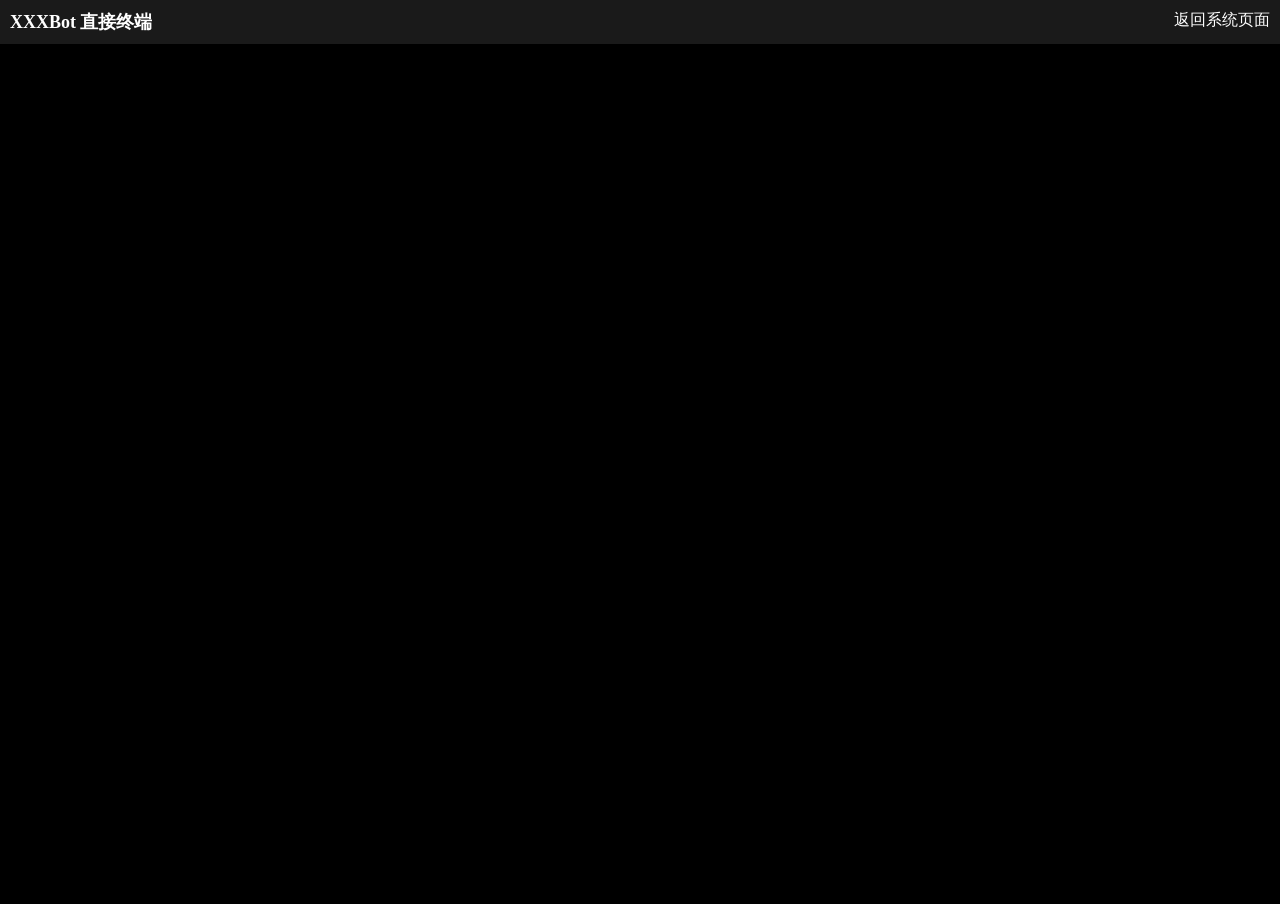
<file: admin/static/direct-terminal.html>
<!DOCTYPE html>
<html>
<head>
    <title>XXXBot直接终端</title>
    <style>
        body, html { margin: 0; padding: 0; height: 100%; overflow: hidden; background: #000; }
        .container { display: flex; flex-direction: column; height: 100vh; }
        .header { background: #1a1a1a; color: white; padding: 10px; display: flex; justify-content: space-between; }
        .title { font-size: 18px; font-weight: bold; }
        .content { flex: 1; }
        iframe { width: 100%; height: 100%; border: none; }
    </style>
    <script>
        window.onload = function() {
            const frame = document.getElementById('terminal-frame');
            frame.focus();
            // 添加点击事件
            document.body.addEventListener('click', function() {
                frame.contentWindow.focus();
                frame.focus();
            });
        };
    </script>
</head>
<body>
    <div class="container">
        <div class="header">
            <div class="title">XXXBot 直接终端</div>
            <div>
                <a href="/system" style="color: white; text-decoration: none;">返回系统页面</a>
            </div>
        </div>
        <div class="content">
            <iframe id="terminal-frame" src="http://192.168.6.19:3000/?command=/bin/bash&title=XXXBot终端" style="width:100%;height:100%;border:none;"></iframe>
        </div>
    </div>
</body>
</html>
</file>
<file: docs/WechatAPIClient/_static/pygments.css>
.highlight pre {
    line-height: 125%;
}

.highlight td.linenos .normal {
    color: inherit;
    background-color: transparent;
    padding-left: 5px;
    padding-right: 5px;
}

.highlight span.linenos {
    color: inherit;
    background-color: transparent;
    padding-left: 5px;
    padding-right: 5px;
}

.highlight td.linenos .special {
    color: #000000;
    background-color: #ffffc0;
    padding-left: 5px;
    padding-right: 5px;
}

.highlight span.linenos.special {
    color: #000000;
    background-color: #ffffc0;
    padding-left: 5px;
    padding-right: 5px;
}

.highlight .hll {
    background-color: #ffffcc
}

.highlight {
    background: #f8f8f8;
}

.highlight .c {
    color: #8F5902;
    font-style: italic
}

/* Comment */
.highlight .err {
    color: #A40000;
    border: 1px solid #EF2929
}

/* Error */
.highlight .g {
    color: #000
}

/* Generic */
.highlight .k {
    color: #204A87;
    font-weight: bold
}

/* Keyword */
.highlight .l {
    color: #000
}

/* Literal */
.highlight .n {
    color: #000
}

/* Name */
.highlight .o {
    color: #CE5C00;
    font-weight: bold
}

/* Operator */
.highlight .x {
    color: #000
}

/* Other */
.highlight .p {
    color: #000;
    font-weight: bold
}

/* Punctuation */
.highlight .ch {
    color: #8F5902;
    font-style: italic
}

/* Comment.Hashbang */
.highlight .cm {
    color: #8F5902;
    font-style: italic
}

/* Comment.Multiline */
.highlight .cp {
    color: #8F5902;
    font-style: italic
}

/* Comment.Preproc */
.highlight .cpf {
    color: #8F5902;
    font-style: italic
}

/* Comment.PreprocFile */
.highlight .c1 {
    color: #8F5902;
    font-style: italic
}

/* Comment.Single */
.highlight .cs {
    color: #8F5902;
    font-style: italic
}

/* Comment.Special */
.highlight .gd {
    color: #A40000
}

/* Generic.Deleted */
.highlight .ge {
    color: #000;
    font-style: italic
}

/* Generic.Emph */
.highlight .ges {
    color: #000;
    font-weight: bold;
    font-style: italic
}

/* Generic.EmphStrong */
.highlight .gr {
    color: #EF2929
}

/* Generic.Error */
.highlight .gh {
    color: #000080;
    font-weight: bold
}

/* Generic.Heading */
.highlight .gi {
    color: #00A000
}

/* Generic.Inserted */
.highlight .go {
    color: #000;
    font-style: italic
}

/* Generic.Output */
.highlight .gp {
    color: #8F5902
}

/* Generic.Prompt */
.highlight .gs {
    color: #000;
    font-weight: bold
}

/* Generic.Strong */
.highlight .gu {
    color: #800080;
    font-weight: bold
}

/* Generic.Subheading */
.highlight .gt {
    color: #A40000;
    font-weight: bold
}

/* Generic.Traceback */
.highlight .kc {
    color: #204A87;
    font-weight: bold
}

/* Keyword.Constant */
.highlight .kd {
    color: #204A87;
    font-weight: bold
}

/* Keyword.Declaration */
.highlight .kn {
    color: #204A87;
    font-weight: bold
}

/* Keyword.Namespace */
.highlight .kp {
    color: #204A87;
    font-weight: bold
}

/* Keyword.Pseudo */
.highlight .kr {
    color: #204A87;
    font-weight: bold
}

/* Keyword.Reserved */
.highlight .kt {
    color: #204A87;
    font-weight: bold
}

/* Keyword.Type */
.highlight .ld {
    color: #000
}

/* Literal.Date */
.highlight .m {
    color: #0000CF;
    font-weight: bold
}

/* Literal.Number */
.highlight .s {
    color: #4E9A06
}

/* Literal.String */
.highlight .na {
    color: #C4A000
}

/* Name.Attribute */
.highlight .nb {
    color: #204A87
}

/* Name.Builtin */
.highlight .nc {
    color: #000
}

/* Name.Class */
.highlight .no {
    color: #000
}

/* Name.Constant */
.highlight .nd {
    color: #5C35CC;
    font-weight: bold
}

/* Name.Decorator */
.highlight .ni {
    color: #CE5C00
}

/* Name.Entity */
.highlight .ne {
    color: #C00;
    font-weight: bold
}

/* Name.Exception */
.highlight .nf {
    color: #000
}

/* Name.Function */
.highlight .nl {
    color: #F57900
}

/* Name.Label */
.highlight .nn {
    color: #000
}

/* Name.Namespace */
.highlight .nx {
    color: #000
}

/* Name.Other */
.highlight .py {
    color: #000
}

/* Name.Property */
.highlight .nt {
    color: #204A87;
    font-weight: bold
}

/* Name.Tag */
.highlight .nv {
    color: #000
}

/* Name.Variable */
.highlight .ow {
    color: #204A87;
    font-weight: bold
}

/* Operator.Word */
.highlight .pm {
    color: #000;
    font-weight: bold
}

/* Punctuation.Marker */
.highlight .w {
    color: #F8F8F8
}

/* Text.Whitespace */
.highlight .mb {
    color: #0000CF;
    font-weight: bold
}

/* Literal.Number.Bin */
.highlight .mf {
    color: #0000CF;
    font-weight: bold
}

/* Literal.Number.Float */
.highlight .mh {
    color: #0000CF;
    font-weight: bold
}

/* Literal.Number.Hex */
.highlight .mi {
    color: #0000CF;
    font-weight: bold
}

/* Literal.Number.Integer */
.highlight .mo {
    color: #0000CF;
    font-weight: bold
}

/* Literal.Number.Oct */
.highlight .sa {
    color: #4E9A06
}

/* Literal.String.Affix */
.highlight .sb {
    color: #4E9A06
}

/* Literal.String.Backtick */
.highlight .sc {
    color: #4E9A06
}

/* Literal.String.Char */
.highlight .dl {
    color: #4E9A06
}

/* Literal.String.Delimiter */
.highlight .sd {
    color: #8F5902;
    font-style: italic
}

/* Literal.String.Doc */
.highlight .s2 {
    color: #4E9A06
}

/* Literal.String.Double */
.highlight .se {
    color: #4E9A06
}

/* Literal.String.Escape */
.highlight .sh {
    color: #4E9A06
}

/* Literal.String.Heredoc */
.highlight .si {
    color: #4E9A06
}

/* Literal.String.Interpol */
.highlight .sx {
    color: #4E9A06
}

/* Literal.String.Other */
.highlight .sr {
    color: #4E9A06
}

/* Literal.String.Regex */
.highlight .s1 {
    color: #4E9A06
}

/* Literal.String.Single */
.highlight .ss {
    color: #4E9A06
}

/* Literal.String.Symbol */
.highlight .bp {
    color: #3465A4
}

/* Name.Builtin.Pseudo */
.highlight .fm {
    color: #000
}

/* Name.Function.Magic */
.highlight .vc {
    color: #000
}

/* Name.Variable.Class */
.highlight .vg {
    color: #000
}

/* Name.Variable.Global */
.highlight .vi {
    color: #000
}

/* Name.Variable.Instance */
.highlight .vm {
    color: #000
}

/* Name.Variable.Magic */
.highlight .il {
    color: #0000CF;
    font-weight: bold
}

/* Literal.Number.Integer.Long */
@media not print {
    body[data-theme="dark"] .highlight pre {
        line-height: 125%;
    }

    body[data-theme="dark"] .highlight td.linenos .normal {
        color: #aaaaaa;
        background-color: transparent;
        padding-left: 5px;
        padding-right: 5px;
    }

    body[data-theme="dark"] .highlight span.linenos {
        color: #aaaaaa;
        background-color: transparent;
        padding-left: 5px;
        padding-right: 5px;
    }

    body[data-theme="dark"] .highlight td.linenos .special {
        color: #000000;
        background-color: #ffffc0;
        padding-left: 5px;
        padding-right: 5px;
    }

    body[data-theme="dark"] .highlight span.linenos.special {
        color: #000000;
        background-color: #ffffc0;
        padding-left: 5px;
        padding-right: 5px;
    }

    body[data-theme="dark"] .highlight .hll {
        background-color: #404040
    }

    body[data-theme="dark"] .highlight {
        background: #202020;
        color: #D0D0D0
    }

    body[data-theme="dark"] .highlight .c {
        color: #ABABAB;
        font-style: italic
    }

    /* Comment */
    body[data-theme="dark"] .highlight .err {
        color: #A61717;
        background-color: #E3D2D2
    }

    /* Error */
    body[data-theme="dark"] .highlight .esc {
        color: #D0D0D0
    }

    /* Escape */
    body[data-theme="dark"] .highlight .g {
        color: #D0D0D0
    }

    /* Generic */
    body[data-theme="dark"] .highlight .k {
        color: #6EBF26;
        font-weight: bold
    }

    /* Keyword */
    body[data-theme="dark"] .highlight .l {
        color: #D0D0D0
    }

    /* Literal */
    body[data-theme="dark"] .highlight .n {
        color: #D0D0D0
    }

    /* Name */
    body[data-theme="dark"] .highlight .o {
        color: #D0D0D0
    }

    /* Operator */
    body[data-theme="dark"] .highlight .x {
        color: #D0D0D0
    }

    /* Other */
    body[data-theme="dark"] .highlight .p {
        color: #D0D0D0
    }

    /* Punctuation */
    body[data-theme="dark"] .highlight .ch {
        color: #ABABAB;
        font-style: italic
    }

    /* Comment.Hashbang */
    body[data-theme="dark"] .highlight .cm {
        color: #ABABAB;
        font-style: italic
    }

    /* Comment.Multiline */
    body[data-theme="dark"] .highlight .cp {
        color: #FF3A3A;
        font-weight: bold
    }

    /* Comment.Preproc */
    body[data-theme="dark"] .highlight .cpf {
        color: #ABABAB;
        font-style: italic
    }

    /* Comment.PreprocFile */
    body[data-theme="dark"] .highlight .c1 {
        color: #ABABAB;
        font-style: italic
    }

    /* Comment.Single */
    body[data-theme="dark"] .highlight .cs {
        color: #E50808;
        font-weight: bold;
        background-color: #520000
    }

    /* Comment.Special */
    body[data-theme="dark"] .highlight .gd {
        color: #FF3A3A
    }

    /* Generic.Deleted */
    body[data-theme="dark"] .highlight .ge {
        color: #D0D0D0;
        font-style: italic
    }

    /* Generic.Emph */
    body[data-theme="dark"] .highlight .ges {
        color: #D0D0D0;
        font-weight: bold;
        font-style: italic
    }

    /* Generic.EmphStrong */
    body[data-theme="dark"] .highlight .gr {
        color: #FF3A3A
    }

    /* Generic.Error */
    body[data-theme="dark"] .highlight .gh {
        color: #FFF;
        font-weight: bold
    }

    /* Generic.Heading */
    body[data-theme="dark"] .highlight .gi {
        color: #589819
    }

    /* Generic.Inserted */
    body[data-theme="dark"] .highlight .go {
        color: #CCC
    }

    /* Generic.Output */
    body[data-theme="dark"] .highlight .gp {
        color: #AAA
    }

    /* Generic.Prompt */
    body[data-theme="dark"] .highlight .gs {
        color: #D0D0D0;
        font-weight: bold
    }

    /* Generic.Strong */
    body[data-theme="dark"] .highlight .gu {
        color: #FFF;
        text-decoration: underline
    }

    /* Generic.Subheading */
    body[data-theme="dark"] .highlight .gt {
        color: #FF3A3A
    }

    /* Generic.Traceback */
    body[data-theme="dark"] .highlight .kc {
        color: #6EBF26;
        font-weight: bold
    }

    /* Keyword.Constant */
    body[data-theme="dark"] .highlight .kd {
        color: #6EBF26;
        font-weight: bold
    }

    /* Keyword.Declaration */
    body[data-theme="dark"] .highlight .kn {
        color: #6EBF26;
        font-weight: bold
    }

    /* Keyword.Namespace */
    body[data-theme="dark"] .highlight .kp {
        color: #6EBF26
    }

    /* Keyword.Pseudo */
    body[data-theme="dark"] .highlight .kr {
        color: #6EBF26;
        font-weight: bold
    }

    /* Keyword.Reserved */
    body[data-theme="dark"] .highlight .kt {
        color: #6EBF26;
        font-weight: bold
    }

    /* Keyword.Type */
    body[data-theme="dark"] .highlight .ld {
        color: #D0D0D0
    }

    /* Literal.Date */
    body[data-theme="dark"] .highlight .m {
        color: #51B2FD
    }

    /* Literal.Number */
    body[data-theme="dark"] .highlight .s {
        color: #ED9D13
    }

    /* Literal.String */
    body[data-theme="dark"] .highlight .na {
        color: #BBB
    }

    /* Name.Attribute */
    body[data-theme="dark"] .highlight .nb {
        color: #2FBCCD
    }

    /* Name.Builtin */
    body[data-theme="dark"] .highlight .nc {
        color: #71ADFF;
        text-decoration: underline
    }

    /* Name.Class */
    body[data-theme="dark"] .highlight .no {
        color: #40FFFF
    }

    /* Name.Constant */
    body[data-theme="dark"] .highlight .nd {
        color: #FFA500
    }

    /* Name.Decorator */
    body[data-theme="dark"] .highlight .ni {
        color: #D0D0D0
    }

    /* Name.Entity */
    body[data-theme="dark"] .highlight .ne {
        color: #BBB
    }

    /* Name.Exception */
    body[data-theme="dark"] .highlight .nf {
        color: #71ADFF
    }

    /* Name.Function */
    body[data-theme="dark"] .highlight .nl {
        color: #D0D0D0
    }

    /* Name.Label */
    body[data-theme="dark"] .highlight .nn {
        color: #71ADFF;
        text-decoration: underline
    }

    /* Name.Namespace */
    body[data-theme="dark"] .highlight .nx {
        color: #D0D0D0
    }

    /* Name.Other */
    body[data-theme="dark"] .highlight .py {
        color: #D0D0D0
    }

    /* Name.Property */
    body[data-theme="dark"] .highlight .nt {
        color: #6EBF26;
        font-weight: bold
    }

    /* Name.Tag */
    body[data-theme="dark"] .highlight .nv {
        color: #40FFFF
    }

    /* Name.Variable */
    body[data-theme="dark"] .highlight .ow {
        color: #6EBF26;
        font-weight: bold
    }

    /* Operator.Word */
    body[data-theme="dark"] .highlight .pm {
        color: #D0D0D0
    }

    /* Punctuation.Marker */
    body[data-theme="dark"] .highlight .w {
        color: #666
    }

    /* Text.Whitespace */
    body[data-theme="dark"] .highlight .mb {
        color: #51B2FD
    }

    /* Literal.Number.Bin */
    body[data-theme="dark"] .highlight .mf {
        color: #51B2FD
    }

    /* Literal.Number.Float */
    body[data-theme="dark"] .highlight .mh {
        color: #51B2FD
    }

    /* Literal.Number.Hex */
    body[data-theme="dark"] .highlight .mi {
        color: #51B2FD
    }

    /* Literal.Number.Integer */
    body[data-theme="dark"] .highlight .mo {
        color: #51B2FD
    }

    /* Literal.Number.Oct */
    body[data-theme="dark"] .highlight .sa {
        color: #ED9D13
    }

    /* Literal.String.Affix */
    body[data-theme="dark"] .highlight .sb {
        color: #ED9D13
    }

    /* Literal.String.Backtick */
    body[data-theme="dark"] .highlight .sc {
        color: #ED9D13
    }

    /* Literal.String.Char */
    body[data-theme="dark"] .highlight .dl {
        color: #ED9D13
    }

    /* Literal.String.Delimiter */
    body[data-theme="dark"] .highlight .sd {
        color: #ED9D13
    }

    /* Literal.String.Doc */
    body[data-theme="dark"] .highlight .s2 {
        color: #ED9D13
    }

    /* Literal.String.Double */
    body[data-theme="dark"] .highlight .se {
        color: #ED9D13
    }

    /* Literal.String.Escape */
    body[data-theme="dark"] .highlight .sh {
        color: #ED9D13
    }

    /* Literal.String.Heredoc */
    body[data-theme="dark"] .highlight .si {
        color: #ED9D13
    }

    /* Literal.String.Interpol */
    body[data-theme="dark"] .highlight .sx {
        color: #FFA500
    }

    /* Literal.String.Other */
    body[data-theme="dark"] .highlight .sr {
        color: #ED9D13
    }

    /* Literal.String.Regex */
    body[data-theme="dark"] .highlight .s1 {
        color: #ED9D13
    }

    /* Literal.String.Single */
    body[data-theme="dark"] .highlight .ss {
        color: #ED9D13
    }

    /* Literal.String.Symbol */
    body[data-theme="dark"] .highlight .bp {
        color: #2FBCCD
    }

    /* Name.Builtin.Pseudo */
    body[data-theme="dark"] .highlight .fm {
        color: #71ADFF
    }

    /* Name.Function.Magic */
    body[data-theme="dark"] .highlight .vc {
        color: #40FFFF
    }

    /* Name.Variable.Class */
    body[data-theme="dark"] .highlight .vg {
        color: #40FFFF
    }

    /* Name.Variable.Global */
    body[data-theme="dark"] .highlight .vi {
        color: #40FFFF
    }

    /* Name.Variable.Instance */
    body[data-theme="dark"] .highlight .vm {
        color: #40FFFF
    }

    /* Name.Variable.Magic */
    body[data-theme="dark"] .highlight .il {
        color: #51B2FD
    }

    /* Literal.Number.Integer.Long */
    @media (prefers-color-scheme: dark) {
        body:not([data-theme="light"]) .highlight pre {
            line-height: 125%;
        }

        body:not([data-theme="light"]) .highlight td.linenos .normal {
            color: #aaaaaa;
            background-color: transparent;
            padding-left: 5px;
            padding-right: 5px;
        }

        body:not([data-theme="light"]) .highlight span.linenos {
            color: #aaaaaa;
            background-color: transparent;
            padding-left: 5px;
            padding-right: 5px;
        }

        body:not([data-theme="light"]) .highlight td.linenos .special {
            color: #000000;
            background-color: #ffffc0;
            padding-left: 5px;
            padding-right: 5px;
        }

        body:not([data-theme="light"]) .highlight span.linenos.special {
            color: #000000;
            background-color: #ffffc0;
            padding-left: 5px;
            padding-right: 5px;
        }

        body:not([data-theme="light"]) .highlight .hll {
            background-color: #404040
        }

        body:not([data-theme="light"]) .highlight {
            background: #202020;
            color: #D0D0D0
        }

        body:not([data-theme="light"]) .highlight .c {
            color: #ABABAB;
            font-style: italic
        }

        /* Comment */
        body:not([data-theme="light"]) .highlight .err {
            color: #A61717;
            background-color: #E3D2D2
        }

        /* Error */
        body:not([data-theme="light"]) .highlight .esc {
            color: #D0D0D0
        }

        /* Escape */
        body:not([data-theme="light"]) .highlight .g {
            color: #D0D0D0
        }

        /* Generic */
        body:not([data-theme="light"]) .highlight .k {
            color: #6EBF26;
            font-weight: bold
        }

        /* Keyword */
        body:not([data-theme="light"]) .highlight .l {
            color: #D0D0D0
        }

        /* Literal */
        body:not([data-theme="light"]) .highlight .n {
            color: #D0D0D0
        }

        /* Name */
        body:not([data-theme="light"]) .highlight .o {
            color: #D0D0D0
        }

        /* Operator */
        body:not([data-theme="light"]) .highlight .x {
            color: #D0D0D0
        }

        /* Other */
        body:not([data-theme="light"]) .highlight .p {
            color: #D0D0D0
        }

        /* Punctuation */
        body:not([data-theme="light"]) .highlight .ch {
            color: #ABABAB;
            font-style: italic
        }

        /* Comment.Hashbang */
        body:not([data-theme="light"]) .highlight .cm {
            color: #ABABAB;
            font-style: italic
        }

        /* Comment.Multiline */
        body:not([data-theme="light"]) .highlight .cp {
            color: #FF3A3A;
            font-weight: bold
        }

        /* Comment.Preproc */
        body:not([data-theme="light"]) .highlight .cpf {
            color: #ABABAB;
            font-style: italic
        }

        /* Comment.PreprocFile */
        body:not([data-theme="light"]) .highlight .c1 {
            color: #ABABAB;
            font-style: italic
        }

        /* Comment.Single */
        body:not([data-theme="light"]) .highlight .cs {
            color: #E50808;
            font-weight: bold;
            background-color: #520000
        }

        /* Comment.Special */
        body:not([data-theme="light"]) .highlight .gd {
            color: #FF3A3A
        }

        /* Generic.Deleted */
        body:not([data-theme="light"]) .highlight .ge {
            color: #D0D0D0;
            font-style: italic
        }

        /* Generic.Emph */
        body:not([data-theme="light"]) .highlight .ges {
            color: #D0D0D0;
            font-weight: bold;
            font-style: italic
        }

        /* Generic.EmphStrong */
        body:not([data-theme="light"]) .highlight .gr {
            color: #FF3A3A
        }

        /* Generic.Error */
        body:not([data-theme="light"]) .highlight .gh {
            color: #FFF;
            font-weight: bold
        }

        /* Generic.Heading */
        body:not([data-theme="light"]) .highlight .gi {
            color: #589819
        }

        /* Generic.Inserted */
        body:not([data-theme="light"]) .highlight .go {
            color: #CCC
        }

        /* Generic.Output */
        body:not([data-theme="light"]) .highlight .gp {
            color: #AAA
        }

        /* Generic.Prompt */
        body:not([data-theme="light"]) .highlight .gs {
            color: #D0D0D0;
            font-weight: bold
        }

        /* Generic.Strong */
        body:not([data-theme="light"]) .highlight .gu {
            color: #FFF;
            text-decoration: underline
        }

        /* Generic.Subheading */
        body:not([data-theme="light"]) .highlight .gt {
            color: #FF3A3A
        }

        /* Generic.Traceback */
        body:not([data-theme="light"]) .highlight .kc {
            color: #6EBF26;
            font-weight: bold
        }

        /* Keyword.Constant */
        body:not([data-theme="light"]) .highlight .kd {
            color: #6EBF26;
            font-weight: bold
        }

        /* Keyword.Declaration */
        body:not([data-theme="light"]) .highlight .kn {
            color: #6EBF26;
            font-weight: bold
        }

        /* Keyword.Namespace */
        body:not([data-theme="light"]) .highlight .kp {
            color: #6EBF26
        }

        /* Keyword.Pseudo */
        body:not([data-theme="light"]) .highlight .kr {
            color: #6EBF26;
            font-weight: bold
        }

        /* Keyword.Reserved */
        body:not([data-theme="light"]) .highlight .kt {
            color: #6EBF26;
            font-weight: bold
        }

        /* Keyword.Type */
        body:not([data-theme="light"]) .highlight .ld {
            color: #D0D0D0
        }

        /* Literal.Date */
        body:not([data-theme="light"]) .highlight .m {
            color: #51B2FD
        }

        /* Literal.Number */
        body:not([data-theme="light"]) .highlight .s {
            color: #ED9D13
        }

        /* Literal.String */
        body:not([data-theme="light"]) .highlight .na {
            color: #BBB
        }

        /* Name.Attribute */
        body:not([data-theme="light"]) .highlight .nb {
            color: #2FBCCD
        }

        /* Name.Builtin */
        body:not([data-theme="light"]) .highlight .nc {
            color: #71ADFF;
            text-decoration: underline
        }

        /* Name.Class */
        body:not([data-theme="light"]) .highlight .no {
            color: #40FFFF
        }

        /* Name.Constant */
        body:not([data-theme="light"]) .highlight .nd {
            color: #FFA500
        }

        /* Name.Decorator */
        body:not([data-theme="light"]) .highlight .ni {
            color: #D0D0D0
        }

        /* Name.Entity */
        body:not([data-theme="light"]) .highlight .ne {
            color: #BBB
        }

        /* Name.Exception */
        body:not([data-theme="light"]) .highlight .nf {
            color: #71ADFF
        }

        /* Name.Function */
        body:not([data-theme="light"]) .highlight .nl {
            color: #D0D0D0
        }

        /* Name.Label */
        body:not([data-theme="light"]) .highlight .nn {
            color: #71ADFF;
            text-decoration: underline
        }

        /* Name.Namespace */
        body:not([data-theme="light"]) .highlight .nx {
            color: #D0D0D0
        }

        /* Name.Other */
        body:not([data-theme="light"]) .highlight .py {
            color: #D0D0D0
        }

        /* Name.Property */
        body:not([data-theme="light"]) .highlight .nt {
            color: #6EBF26;
            font-weight: bold
        }

        /* Name.Tag */
        body:not([data-theme="light"]) .highlight .nv {
            color: #40FFFF
        }

        /* Name.Variable */
        body:not([data-theme="light"]) .highlight .ow {
            color: #6EBF26;
            font-weight: bold
        }

        /* Operator.Word */
        body:not([data-theme="light"]) .highlight .pm {
            color: #D0D0D0
        }

        /* Punctuation.Marker */
        body:not([data-theme="light"]) .highlight .w {
            color: #666
        }

        /* Text.Whitespace */
        body:not([data-theme="light"]) .highlight .mb {
            color: #51B2FD
        }

        /* Literal.Number.Bin */
        body:not([data-theme="light"]) .highlight .mf {
            color: #51B2FD
        }

        /* Literal.Number.Float */
        body:not([data-theme="light"]) .highlight .mh {
            color: #51B2FD
        }

        /* Literal.Number.Hex */
        body:not([data-theme="light"]) .highlight .mi {
            color: #51B2FD
        }

        /* Literal.Number.Integer */
        body:not([data-theme="light"]) .highlight .mo {
            color: #51B2FD
        }

        /* Literal.Number.Oct */
        body:not([data-theme="light"]) .highlight .sa {
            color: #ED9D13
        }

        /* Literal.String.Affix */
        body:not([data-theme="light"]) .highlight .sb {
            color: #ED9D13
        }

        /* Literal.String.Backtick */
        body:not([data-theme="light"]) .highlight .sc {
            color: #ED9D13
        }

        /* Literal.String.Char */
        body:not([data-theme="light"]) .highlight .dl {
            color: #ED9D13
        }

        /* Literal.String.Delimiter */
        body:not([data-theme="light"]) .highlight .sd {
            color: #ED9D13
        }

        /* Literal.String.Doc */
        body:not([data-theme="light"]) .highlight .s2 {
            color: #ED9D13
        }

        /* Literal.String.Double */
        body:not([data-theme="light"]) .highlight .se {
            color: #ED9D13
        }

        /* Literal.String.Escape */
        body:not([data-theme="light"]) .highlight .sh {
            color: #ED9D13
        }

        /* Literal.String.Heredoc */
        body:not([data-theme="light"]) .highlight .si {
            color: #ED9D13
        }

        /* Literal.String.Interpol */
        body:not([data-theme="light"]) .highlight .sx {
            color: #FFA500
        }

        /* Literal.String.Other */
        body:not([data-theme="light"]) .highlight .sr {
            color: #ED9D13
        }

        /* Literal.String.Regex */
        body:not([data-theme="light"]) .highlight .s1 {
            color: #ED9D13
        }

        /* Literal.String.Single */
        body:not([data-theme="light"]) .highlight .ss {
            color: #ED9D13
        }

        /* Literal.String.Symbol */
        body:not([data-theme="light"]) .highlight .bp {
            color: #2FBCCD
        }

        /* Name.Builtin.Pseudo */
        body:not([data-theme="light"]) .highlight .fm {
            color: #71ADFF
        }

        /* Name.Function.Magic */
        body:not([data-theme="light"]) .highlight .vc {
            color: #40FFFF
        }

        /* Name.Variable.Class */
        body:not([data-theme="light"]) .highlight .vg {
            color: #40FFFF
        }

        /* Name.Variable.Global */
        body:not([data-theme="light"]) .highlight .vi {
            color: #40FFFF
        }

        /* Name.Variable.Instance */
        body:not([data-theme="light"]) .highlight .vm {
            color: #40FFFF
        }

        /* Name.Variable.Magic */
        body:not([data-theme="light"]) .highlight .il {
            color: #51B2FD
        }

        /* Literal.Number.Integer.Long */
    }
}
</file>
<file: docs/WechatAPIClient/_static/styles/furo-extensions.css>
#furo-sidebar-ad-placement{padding:var(--sidebar-item-spacing-vertical) var(--sidebar-item-spacing-horizontal)}#furo-sidebar-ad-placement .ethical-sidebar{background:var(--color-background-secondary);border:none;box-shadow:none}#furo-sidebar-ad-placement .ethical-sidebar:hover{background:var(--color-background-hover)}#furo-sidebar-ad-placement .ethical-sidebar a{color:var(--color-foreground-primary)}#furo-sidebar-ad-placement .ethical-callout a{color:var(--color-foreground-secondary)!important}#furo-readthedocs-versions{background:transparent;display:block;position:static;width:100%}#furo-readthedocs-versions .rst-versions{background:#1a1c1e}#furo-readthedocs-versions .rst-current-version{background:var(--color-sidebar-item-background);cursor:unset}#furo-readthedocs-versions .rst-current-version:hover{background:var(--color-sidebar-item-background)}#furo-readthedocs-versions .rst-current-version .fa-book{color:var(--color-foreground-primary)}#furo-readthedocs-versions>.rst-other-versions{padding:0}#furo-readthedocs-versions>.rst-other-versions small{opacity:1}#furo-readthedocs-versions .injected .rst-versions{position:unset}#furo-readthedocs-versions:focus-within,#furo-readthedocs-versions:hover{box-shadow:0 0 0 1px var(--color-sidebar-background-border)}#furo-readthedocs-versions:focus-within .rst-current-version,#furo-readthedocs-versions:hover .rst-current-version{background:#1a1c1e;font-size:inherit;height:auto;line-height:inherit;padding:12px;text-align:right}#furo-readthedocs-versions:focus-within .rst-current-version .fa-book,#furo-readthedocs-versions:hover .rst-current-version .fa-book{color:#fff;float:left}#furo-readthedocs-versions:focus-within .fa-caret-down,#furo-readthedocs-versions:hover .fa-caret-down{display:none}#furo-readthedocs-versions:focus-within .injected,#furo-readthedocs-versions:focus-within .rst-current-version,#furo-readthedocs-versions:focus-within .rst-other-versions,#furo-readthedocs-versions:hover .injected,#furo-readthedocs-versions:hover .rst-current-version,#furo-readthedocs-versions:hover .rst-other-versions{display:block}#furo-readthedocs-versions:focus-within>.rst-current-version,#furo-readthedocs-versions:hover>.rst-current-version{display:none}.highlight:hover button.copybtn{color:var(--color-code-foreground)}.highlight button.copybtn{align-items:center;background-color:var(--color-code-background);border:none;color:var(--color-background-item);cursor:pointer;height:1.25em;right:.5rem;top:.625rem;transition:color .3s,opacity .3s;width:1.25em}.highlight button.copybtn:hover{background-color:var(--color-code-background);color:var(--color-brand-content)}.highlight button.copybtn:after{background-color:transparent;color:var(--color-code-foreground);display:none}.highlight button.copybtn.success{color:#22863a;transition:color 0ms}.highlight button.copybtn.success:after{display:block}.highlight button.copybtn svg{padding:0}body{--sd-color-primary:var(--color-brand-primary);--sd-color-primary-highlight:var(--color-brand-content);--sd-color-primary-text:var(--color-background-primary);--sd-color-shadow:rgba(0,0,0,.05);--sd-color-card-border:var(--color-card-border);--sd-color-card-border-hover:var(--color-brand-content);--sd-color-card-background:var(--color-card-background);--sd-color-card-text:var(--color-foreground-primary);--sd-color-card-header:var(--color-card-marginals-background);--sd-color-card-footer:var(--color-card-marginals-background);--sd-color-tabs-label-active:var(--color-brand-content);--sd-color-tabs-label-hover:var(--color-foreground-muted);--sd-color-tabs-label-inactive:var(--color-foreground-muted);--sd-color-tabs-underline-active:var(--color-brand-content);--sd-color-tabs-underline-hover:var(--color-foreground-border);--sd-color-tabs-underline-inactive:var(--color-background-border);--sd-color-tabs-overline:var(--color-background-border);--sd-color-tabs-underline:var(--color-background-border)}.sd-tab-content{box-shadow:0 -2px var(--sd-color-tabs-overline),0 1px var(--sd-color-tabs-underline)}.sd-card{box-shadow:0 .1rem .25rem var(--sd-color-shadow),0 0 .0625rem rgba(0,0,0,.1)}.sd-shadow-sm{box-shadow:0 .1rem .25rem var(--sd-color-shadow),0 0 .0625rem rgba(0,0,0,.1)!important}.sd-shadow-md{box-shadow:0 .3rem .75rem var(--sd-color-shadow),0 0 .0625rem rgba(0,0,0,.1)!important}.sd-shadow-lg{box-shadow:0 .6rem 1.5rem var(--sd-color-shadow),0 0 .0625rem rgba(0,0,0,.1)!important}.sd-card-hover:hover{transform:none}.sd-cards-carousel{gap:.25rem;padding:.25rem}body{--tabs--label-text:var(--color-foreground-muted);--tabs--label-text--hover:var(--color-foreground-muted);--tabs--label-text--active:var(--color-brand-content);--tabs--label-text--active--hover:var(--color-brand-content);--tabs--label-background:transparent;--tabs--label-background--hover:transparent;--tabs--label-background--active:transparent;--tabs--label-background--active--hover:transparent;--tabs--padding-x:0.25em;--tabs--margin-x:1em;--tabs--border:var(--color-background-border);--tabs--label-border:transparent;--tabs--label-border--hover:var(--color-foreground-muted);--tabs--label-border--active:var(--color-brand-content);--tabs--label-border--active--hover:var(--color-brand-content)}[role=main] .container{max-width:none;padding-left:0;padding-right:0}.shadow.docutils{border:none;box-shadow:0 .2rem .5rem rgba(0,0,0,.05),0 0 .0625rem rgba(0,0,0,.1)!important}.sphinx-bs .card{background-color:var(--color-background-secondary);color:var(--color-foreground)}
/*# sourceMappingURL=furo-extensions.css.map*/
</file>
<file: 849/pad/swagger/swagger-ui.css>
@charset "UTF-8";.swagger-ui html{box-sizing:border-box}.swagger-ui *,.swagger-ui :after,.swagger-ui :before{box-sizing:inherit}.swagger-ui body{margin:0;background:#fafafa}.swagger-ui .wrapper{width:100%;max-width:1460px;margin:0 auto;padding:0 20px}.swagger-ui .opblock-tag-section{display:-webkit-box;display:-ms-flexbox;display:flex;-webkit-box-orient:vertical;-webkit-box-direction:normal;-ms-flex-direction:column;flex-direction:column}.swagger-ui .opblock-tag{display:-webkit-box;display:-ms-flexbox;display:flex;padding:10px 20px 10px 10px;cursor:pointer;transition:all .2s;border-bottom:1px solid rgba(59,65,81,.3);-webkit-box-align:center;-ms-flex-align:center;align-items:center}.swagger-ui .opblock-tag:hover{background:rgba(0,0,0,.02)}.swagger-ui .opblock-tag{font-size:24px;margin:0 0 5px;font-family:Titillium Web,sans-serif;color:#3b4151}.swagger-ui .opblock-tag.no-desc span{-webkit-box-flex:1;-ms-flex:1;flex:1}.swagger-ui .opblock-tag svg{transition:all .4s}.swagger-ui .opblock-tag small{font-size:14px;font-weight:400;padding:0 10px;-webkit-box-flex:1;-ms-flex:1;flex:1;font-family:Open Sans,sans-serif;color:#3b4151}.swagger-ui .parаmeter__type{font-size:12px;padding:5px 0;font-family:Source Code Pro,monospace;font-weight:600;color:#3b4151}.swagger-ui .view-line-link{position:relative;top:3px;width:20px;margin:0 5px;cursor:pointer;transition:all .5s}.swagger-ui .opblock{margin:0 0 15px;border:1px solid #000;border-radius:4px;box-shadow:0 0 3px rgba(0,0,0,.19)}.swagger-ui .opblock.is-open .opblock-summary{border-bottom:1px solid #000}.swagger-ui .opblock .opblock-section-header{padding:8px 20px;background:hsla(0,0%,100%,.8);box-shadow:0 1px 2px rgba(0,0,0,.1)}.swagger-ui .opblock .opblock-section-header,.swagger-ui .opblock .opblock-section-header label{display:-webkit-box;display:-ms-flexbox;display:flex;-webkit-box-align:center;-ms-flex-align:center;align-items:center}.swagger-ui .opblock .opblock-section-header label{font-size:12px;font-weight:700;margin:0;font-family:Titillium Web,sans-serif;color:#3b4151}.swagger-ui .opblock .opblock-section-header label span{padding:0 10px 0 0}.swagger-ui .opblock .opblock-section-header h4{font-size:14px;margin:0;-webkit-box-flex:1;-ms-flex:1;flex:1;font-family:Titillium Web,sans-serif;color:#3b4151}.swagger-ui .opblock .opblock-summary-method{font-size:14px;font-weight:700;min-width:80px;padding:6px 15px;text-align:center;border-radius:3px;background:#000;text-shadow:0 1px 0 rgba(0,0,0,.1);font-family:Titillium Web,sans-serif;color:#fff}.swagger-ui .opblock .opblock-summary-path,.swagger-ui .opblock .opblock-summary-path__deprecated{font-size:16px;display:-webkit-box;display:-ms-flexbox;display:flex;padding:0 10px;font-family:Source Code Pro,monospace;font-weight:600;color:#3b4151;-webkit-box-align:center;-ms-flex-align:center;align-items:center}.swagger-ui .opblock .opblock-summary-path .view-line-link,.swagger-ui .opblock .opblock-summary-path__deprecated .view-line-link{position:relative;top:2px;width:0;margin:0;cursor:pointer;transition:all .5s}.swagger-ui .opblock .opblock-summary-path:hover .view-line-link,.swagger-ui .opblock .opblock-summary-path__deprecated:hover .view-line-link{width:18px;margin:0 5px}.swagger-ui .opblock .opblock-summary-path__deprecated{text-decoration:line-through}.swagger-ui .opblock .opblock-summary-description{font-size:13px;-webkit-box-flex:1;-ms-flex:1;flex:1;font-family:Open Sans,sans-serif;color:#3b4151}.swagger-ui .opblock .opblock-summary{display:-webkit-box;display:-ms-flexbox;display:flex;padding:5px;cursor:pointer;-webkit-box-align:center;-ms-flex-align:center;align-items:center}.swagger-ui .opblock.opblock-post{border-color:#49cc90;background:rgba(73,204,144,.1)}.swagger-ui .opblock.opblock-post .opblock-summary-method{background:#49cc90}.swagger-ui .opblock.opblock-post .opblock-summary{border-color:#49cc90}.swagger-ui .opblock.opblock-put{border-color:#fca130;background:rgba(252,161,48,.1)}.swagger-ui .opblock.opblock-put .opblock-summary-method{background:#fca130}.swagger-ui .opblock.opblock-put .opblock-summary{border-color:#fca130}.swagger-ui .opblock.opblock-delete{border-color:#f93e3e;background:rgba(249,62,62,.1)}.swagger-ui .opblock.opblock-delete .opblock-summary-method{background:#f93e3e}.swagger-ui .opblock.opblock-delete .opblock-summary{border-color:#f93e3e}.swagger-ui .opblock.opblock-get{border-color:#61affe;background:rgba(97,175,254,.1)}.swagger-ui .opblock.opblock-get .opblock-summary-method{background:#61affe}.swagger-ui .opblock.opblock-get .opblock-summary{border-color:#61affe}.swagger-ui .opblock.opblock-patch{border-color:#50e3c2;background:rgba(80,227,194,.1)}.swagger-ui .opblock.opblock-patch .opblock-summary-method{background:#50e3c2}.swagger-ui .opblock.opblock-patch .opblock-summary{border-color:#50e3c2}.swagger-ui .opblock.opblock-head{border-color:#9012fe;background:rgba(144,18,254,.1)}.swagger-ui .opblock.opblock-head .opblock-summary-method{background:#9012fe}.swagger-ui .opblock.opblock-head .opblock-summary{border-color:#9012fe}.swagger-ui .opblock.opblock-options{border-color:#0d5aa7;background:rgba(13,90,167,.1)}.swagger-ui .opblock.opblock-options .opblock-summary-method{background:#0d5aa7}.swagger-ui .opblock.opblock-options .opblock-summary{border-color:#0d5aa7}.swagger-ui .opblock.opblock-deprecated{opacity:.6;border-color:#ebebeb;background:hsla(0,0%,92%,.1)}.swagger-ui .opblock.opblock-deprecated .opblock-summary-method{background:#ebebeb}.swagger-ui .opblock.opblock-deprecated .opblock-summary{border-color:#ebebeb}.swagger-ui .opblock .opblock-schemes{padding:8px 20px}.swagger-ui .opblock .opblock-schemes .schemes-title{padding:0 10px 0 0}.swagger-ui .tab{display:-webkit-box;display:-ms-flexbox;display:flex;margin:20px 0 10px;padding:0;list-style:none}.swagger-ui .tab li{font-size:12px;min-width:100px;min-width:90px;padding:0;cursor:pointer;font-family:Titillium Web,sans-serif;color:#3b4151}.swagger-ui .tab li:first-of-type{position:relative;padding-left:0}.swagger-ui .tab li:first-of-type:after{position:absolute;top:0;right:6px;width:1px;height:100%;content:"";background:rgba(0,0,0,.2)}.swagger-ui .tab li.active{font-weight:700}.swagger-ui .opblock-description-wrapper,.swagger-ui .opblock-title_normal{padding:15px 20px}.swagger-ui .opblock-description-wrapper,.swagger-ui .opblock-description-wrapper h4,.swagger-ui .opblock-title_normal,.swagger-ui .opblock-title_normal h4{font-size:12px;margin:0 0 5px;font-family:Open Sans,sans-serif;color:#3b4151}.swagger-ui .opblock-description-wrapper p,.swagger-ui .opblock-title_normal p{font-size:14px;margin:0;font-family:Open Sans,sans-serif;color:#3b4151}.swagger-ui .execute-wrapper{padding:20px;text-align:right}.swagger-ui .execute-wrapper .btn{width:100%;padding:8px 40px}.swagger-ui .body-param-options{display:-webkit-box;display:-ms-flexbox;display:flex;-webkit-box-orient:vertical;-webkit-box-direction:normal;-ms-flex-direction:column;flex-direction:column}.swagger-ui .body-param-options .body-param-edit{padding:10px 0}.swagger-ui .body-param-options label{padding:8px 0}.swagger-ui .body-param-options label select{margin:3px 0 0}.swagger-ui .responses-inner{padding:20px}.swagger-ui .responses-inner h4,.swagger-ui .responses-inner h5{font-size:12px;margin:10px 0 5px;font-family:Open Sans,sans-serif;color:#3b4151}.swagger-ui .response-col_status{font-size:14px;font-family:Open Sans,sans-serif;color:#3b4151}.swagger-ui .response-col_status .response-undocumented{font-size:11px;font-family:Source Code Pro,monospace;font-weight:600;color:#999}.swagger-ui .response-col_description__inner span{font-size:12px;font-style:italic;display:block;margin:10px 0;padding:10px;border-radius:4px;background:#41444e;font-family:Source Code Pro,monospace;font-weight:600;color:#fff}.swagger-ui .response-col_description__inner span p{margin:0}.swagger-ui .opblock-body pre{font-size:12px;margin:0;padding:10px;word-wrap:break-word;word-break:break-all;word-break:break-word;-webkit-hyphens:auto;-ms-hyphens:auto;hyphens:auto;white-space:pre-wrap;border-radius:4px;background:#41444e;overflow-wrap:break-word;font-family:Source Code Pro,monospace;font-weight:600;color:#fff}.swagger-ui .opblock-body pre span{color:#fff!important}.swagger-ui .opblock-body pre .headerline{display:block}.swagger-ui .scheme-container{margin:0 0 20px;padding:30px 0;background:#fff;box-shadow:0 1px 2px 0 rgba(0,0,0,.15)}.swagger-ui .scheme-container .schemes{display:-webkit-box;display:-ms-flexbox;display:flex;-webkit-box-align:center;-ms-flex-align:center;align-items:center}.swagger-ui .scheme-container .schemes>label{font-size:12px;font-weight:700;display:-webkit-box;display:-ms-flexbox;display:flex;-webkit-box-orient:vertical;-webkit-box-direction:normal;-ms-flex-direction:column;flex-direction:column;margin:-20px 15px 0 0;font-family:Titillium Web,sans-serif;color:#3b4151}.swagger-ui .scheme-container .schemes>label select{min-width:130px;text-transform:uppercase}.swagger-ui .loading-container{padding:40px 0 60px}.swagger-ui .loading-container .loading{position:relative}.swagger-ui .loading-container .loading:after{font-size:10px;font-weight:700;position:absolute;top:50%;left:50%;content:"loading";-webkit-transform:translate(-50%,-50%);transform:translate(-50%,-50%);text-transform:uppercase;font-family:Titillium Web,sans-serif;color:#3b4151}.swagger-ui .loading-container .loading:before{position:absolute;top:50%;left:50%;display:block;width:60px;height:60px;margin:-30px;content:"";-webkit-animation:rotation 1s infinite linear,opacity .5s;animation:rotation 1s infinite linear,opacity .5s;opacity:1;border:2px solid rgba(85,85,85,.1);border-top-color:rgba(0,0,0,.6);border-radius:100%;-webkit-backface-visibility:hidden;backface-visibility:hidden}@-webkit-keyframes rotation{to{-webkit-transform:rotate(1turn);transform:rotate(1turn)}}@keyframes rotation{to{-webkit-transform:rotate(1turn);transform:rotate(1turn)}}@-webkit-keyframes blinker{50%{opacity:0}}@keyframes blinker{50%{opacity:0}}.swagger-ui .btn{font-size:14px;font-weight:700;padding:5px 23px;transition:all .3s;border:2px solid #888;border-radius:4px;background:transparent;box-shadow:0 1px 2px rgba(0,0,0,.1);font-family:Titillium Web,sans-serif;color:#3b4151}.swagger-ui .btn[disabled]{cursor:not-allowed;opacity:.3}.swagger-ui .btn:hover{box-shadow:0 0 5px rgba(0,0,0,.3)}.swagger-ui .btn.cancel{border-color:#ff6060;font-family:Titillium Web,sans-serif;color:#ff6060}.swagger-ui .btn.authorize{line-height:1;display:inline;color:#49cc90;border-color:#49cc90}.swagger-ui .btn.authorize span{float:left;padding:4px 20px 0 0}.swagger-ui .btn.authorize svg{fill:#49cc90}.swagger-ui .btn.execute{-webkit-animation:pulse 2s infinite;animation:pulse 2s infinite;color:#fff;border-color:#4990e2}@-webkit-keyframes pulse{0%{color:#fff;background:#4990e2;box-shadow:0 0 0 0 rgba(73,144,226,.8)}70%{box-shadow:0 0 0 5px rgba(73,144,226,0)}to{color:#fff;background:#4990e2;box-shadow:0 0 0 0 rgba(73,144,226,0)}}@keyframes pulse{0%{color:#fff;background:#4990e2;box-shadow:0 0 0 0 rgba(73,144,226,.8)}70%{box-shadow:0 0 0 5px rgba(73,144,226,0)}to{color:#fff;background:#4990e2;box-shadow:0 0 0 0 rgba(73,144,226,0)}}.swagger-ui .btn-group{display:-webkit-box;display:-ms-flexbox;display:flex;padding:30px}.swagger-ui .btn-group .btn{-webkit-box-flex:1;-ms-flex:1;flex:1}.swagger-ui .btn-group .btn:first-child{border-radius:4px 0 0 4px}.swagger-ui .btn-group .btn:last-child{border-radius:0 4px 4px 0}.swagger-ui .authorization__btn{padding:0 10px;border:none;background:none}.swagger-ui .authorization__btn.locked{opacity:1}.swagger-ui .authorization__btn.unlocked{opacity:.4}.swagger-ui .expand-methods,.swagger-ui .expand-operation{border:none;background:none}.swagger-ui .expand-methods svg,.swagger-ui .expand-operation svg{width:20px;height:20px}.swagger-ui .expand-methods{padding:0 10px}.swagger-ui .expand-methods:hover svg{fill:#444}.swagger-ui .expand-methods svg{transition:all .3s;fill:#777}.swagger-ui button{cursor:pointer;outline:none}.swagger-ui select{font-size:14px;font-weight:700;padding:5px 40px 5px 10px;border:2px solid #41444e;border-radius:4px;background:#f7f7f7 url([data-uri]) right 10px center no-repeat;background-size:20px;box-shadow:0 1px 2px 0 rgba(0,0,0,.25);font-family:Titillium Web,sans-serif;color:#3b4151;-webkit-appearance:none;-moz-appearance:none;appearance:none}.swagger-ui select[multiple]{margin:5px 0;padding:5px;background:#f7f7f7}.swagger-ui .opblock-body select{min-width:230px}.swagger-ui label{font-size:12px;font-weight:700;margin:0 0 5px;font-family:Titillium Web,sans-serif;color:#3b4151}.swagger-ui input[type=email],.swagger-ui input[type=password],.swagger-ui input[type=search],.swagger-ui input[type=text]{min-width:100px;margin:5px 0;padding:8px 10px;border:1px solid #d9d9d9;border-radius:4px;background:#fff}.swagger-ui input[type=email].invalid,.swagger-ui input[type=password].invalid,.swagger-ui input[type=search].invalid,.swagger-ui input[type=text].invalid{-webkit-animation:shake .4s 1;animation:shake .4s 1;border-color:#f93e3e;background:#feebeb}@-webkit-keyframes shake{10%,90%{-webkit-transform:translate3d(-1px,0,0);transform:translate3d(-1px,0,0)}20%,80%{-webkit-transform:translate3d(2px,0,0);transform:translate3d(2px,0,0)}30%,50%,70%{-webkit-transform:translate3d(-4px,0,0);transform:translate3d(-4px,0,0)}40%,60%{-webkit-transform:translate3d(4px,0,0);transform:translate3d(4px,0,0)}}@keyframes shake{10%,90%{-webkit-transform:translate3d(-1px,0,0);transform:translate3d(-1px,0,0)}20%,80%{-webkit-transform:translate3d(2px,0,0);transform:translate3d(2px,0,0)}30%,50%,70%{-webkit-transform:translate3d(-4px,0,0);transform:translate3d(-4px,0,0)}40%,60%{-webkit-transform:translate3d(4px,0,0);transform:translate3d(4px,0,0)}}.swagger-ui textarea{font-size:12px;width:100%;min-height:280px;padding:10px;border:none;border-radius:4px;outline:none;background:hsla(0,0%,100%,.8);font-family:Source Code Pro,monospace;font-weight:600;color:#3b4151}.swagger-ui textarea:focus{border:2px solid #61affe}.swagger-ui textarea.curl{font-size:12px;min-height:100px;margin:0;padding:10px;resize:none;border-radius:4px;background:#41444e;font-family:Source Code Pro,monospace;font-weight:600;color:#fff}.swagger-ui .checkbox{padding:5px 0 10px;transition:opacity .5s;color:#333}.swagger-ui .checkbox label{display:-webkit-box;display:-ms-flexbox;display:flex}.swagger-ui .checkbox p{font-weight:400!important;font-style:italic;margin:0!important;font-family:Source Code Pro,monospace;font-weight:600;color:#3b4151}.swagger-ui .checkbox input[type=checkbox]{display:none}.swagger-ui .checkbox input[type=checkbox]+label>.item{position:relative;top:3px;display:inline-block;width:16px;height:16px;margin:0 8px 0 0;padding:5px;cursor:pointer;border-radius:1px;background:#e8e8e8;box-shadow:0 0 0 2px #e8e8e8;-webkit-box-flex:0;-ms-flex:none;flex:none}.swagger-ui .checkbox input[type=checkbox]+label>.item:active{-webkit-transform:scale(.9);transform:scale(.9)}.swagger-ui .checkbox input[type=checkbox]:checked+label>.item{background:#e8e8e8 url("data:image/svg+xml;charset=utf-8,%3Csvg width='10' height='8' viewBox='3 7 10 8' xmlns='http://www.w3.org/2000/svg'%3E%3Cpath fill='%2341474E' fill-rule='evenodd' d='M6.333 15L3 11.667l1.333-1.334 2 2L11.667 7 13 8.333z'/%3E%3C/svg%3E") 50% no-repeat}.swagger-ui .dialog-ux{position:fixed;z-index:9999;top:0;right:0;bottom:0;left:0}.swagger-ui .dialog-ux .backdrop-ux{position:fixed;top:0;right:0;bottom:0;left:0;background:rgba(0,0,0,.8)}.swagger-ui .dialog-ux .modal-ux{position:absolute;z-index:9999;top:50%;left:50%;width:100%;min-width:300px;max-width:650px;-webkit-transform:translate(-50%,-50%);transform:translate(-50%,-50%);border:1px solid #ebebeb;border-radius:4px;background:#fff;box-shadow:0 10px 30px 0 rgba(0,0,0,.2)}.swagger-ui .dialog-ux .modal-ux-content{overflow-y:auto;max-height:540px;padding:20px}.swagger-ui .dialog-ux .modal-ux-content p{font-size:12px;margin:0 0 5px;color:#41444e;font-family:Open Sans,sans-serif;color:#3b4151}.swagger-ui .dialog-ux .modal-ux-content h4{font-size:18px;font-weight:600;margin:15px 0 0;font-family:Titillium Web,sans-serif;color:#3b4151}.swagger-ui .dialog-ux .modal-ux-header{display:-webkit-box;display:-ms-flexbox;display:flex;padding:12px 0;border-bottom:1px solid #ebebeb;-webkit-box-align:center;-ms-flex-align:center;align-items:center}.swagger-ui .dialog-ux .modal-ux-header .close-modal{padding:0 10px;border:none;background:none;-webkit-appearance:none;-moz-appearance:none;appearance:none}.swagger-ui .dialog-ux .modal-ux-header h3{font-size:20px;font-weight:600;margin:0;padding:0 20px;-webkit-box-flex:1;-ms-flex:1;flex:1;font-family:Titillium Web,sans-serif;color:#3b4151}.swagger-ui .model{font-size:12px;font-weight:300;font-family:Source Code Pro,monospace;font-weight:600;color:#3b4151}.swagger-ui .model-toggle{font-size:10px;position:relative;top:6px;display:inline-block;margin:auto .3em;cursor:pointer;transition:-webkit-transform .15s ease-in;transition:transform .15s ease-in;transition:transform .15s ease-in,-webkit-transform .15s ease-in;-webkit-transform:rotate(90deg);transform:rotate(90deg);-webkit-transform-origin:50% 50%;transform-origin:50% 50%}.swagger-ui .model-toggle.collapsed{-webkit-transform:rotate(0deg);transform:rotate(0deg)}.swagger-ui .model-toggle:after{display:block;width:20px;height:20px;content:"";background:url("data:image/svg+xml;charset=utf-8,%3Csvg xmlns='http://www.w3.org/2000/svg' width='24' height='24' viewBox='0 0 24 24'%3E%3Cpath d='M10 6L8.59 7.41 13.17 12l-4.58 4.59L10 18l6-6z'/%3E%3C/svg%3E") 50% no-repeat;background-size:100%}.swagger-ui .model-jump-to-path{position:relative;cursor:pointer}.swagger-ui .model-jump-to-path .view-line-link{position:absolute;top:-.4em;cursor:pointer}.swagger-ui .model-title{position:relative}.swagger-ui .model-title:hover .model-hint{visibility:visible}.swagger-ui .model-hint{position:absolute;top:-1.8em;visibility:hidden;padding:.1em .5em;white-space:nowrap;color:#ebebeb;border-radius:4px;background:rgba(0,0,0,.7)}.swagger-ui section.models{margin:30px 0;border:1px solid rgba(59,65,81,.3);border-radius:4px}.swagger-ui section.models.is-open{padding:0 0 20px}.swagger-ui section.models.is-open h4{margin:0 0 5px;border-bottom:1px solid rgba(59,65,81,.3)}.swagger-ui section.models.is-open h4 svg{-webkit-transform:rotate(90deg);transform:rotate(90deg)}.swagger-ui section.models h4{font-size:16px;display:-webkit-box;display:-ms-flexbox;display:flex;margin:0;padding:10px 20px 10px 10px;cursor:pointer;transition:all .2s;font-family:Titillium Web,sans-serif;color:#777;-webkit-box-align:center;-ms-flex-align:center;align-items:center}.swagger-ui section.models h4 svg{transition:all .4s}.swagger-ui section.models h4 span{-webkit-box-flex:1;-ms-flex:1;flex:1}.swagger-ui section.models h4:hover{background:rgba(0,0,0,.02)}.swagger-ui section.models h5{font-size:16px;margin:0 0 10px;font-family:Titillium Web,sans-serif;color:#777}.swagger-ui section.models .model-jump-to-path{position:relative;top:5px}.swagger-ui section.models .model-container{margin:0 20px 15px;transition:all .5s;border-radius:4px;background:rgba(0,0,0,.05)}.swagger-ui section.models .model-container:hover{background:rgba(0,0,0,.07)}.swagger-ui section.models .model-container:first-of-type{margin:20px}.swagger-ui section.models .model-container:last-of-type{margin:0 20px}.swagger-ui section.models .model-box{background:none}.swagger-ui .model-box{padding:10px;border-radius:4px;background:rgba(0,0,0,.1)}.swagger-ui .model-box .model-jump-to-path{position:relative;top:4px}.swagger-ui .model-title{font-size:16px;font-family:Titillium Web,sans-serif;color:#555}.swagger-ui span>span.model,.swagger-ui span>span.model .brace-close{padding:0 0 0 10px}.swagger-ui .prop-type{color:#55a}.swagger-ui .prop-enum{display:block}.swagger-ui .prop-format{color:#999}.swagger-ui table{width:100%;padding:0 10px;border-collapse:collapse}.swagger-ui table.model tbody tr td{padding:0;vertical-align:top}.swagger-ui table.model tbody tr td:first-of-type{width:100px;padding:0}.swagger-ui table.headers td{font-size:12px;font-weight:300;vertical-align:middle;font-family:Source Code Pro,monospace;font-weight:600;color:#3b4151}.swagger-ui table tbody tr td{padding:10px 0 0;vertical-align:top}.swagger-ui table tbody tr td:first-of-type{width:20%;padding:10px 0}.swagger-ui table thead tr td,.swagger-ui table thead tr th{font-size:12px;font-weight:700;padding:12px 0;text-align:left;border-bottom:1px solid rgba(59,65,81,.2);font-family:Open Sans,sans-serif;color:#3b4151}.swagger-ui .parameters-col_description p{font-size:14px;margin:0;font-family:Open Sans,sans-serif;color:#3b4151}.swagger-ui .parameters-col_description input[type=text]{width:100%;max-width:340px}.swagger-ui .parameter__name{font-size:16px;font-weight:400;font-family:Titillium Web,sans-serif;color:#3b4151}.swagger-ui .parameter__name.required{font-weight:700}.swagger-ui .parameter__name.required:after{font-size:10px;position:relative;top:-6px;padding:5px;content:"required";color:rgba(255,0,0,.6)}.swagger-ui .parameter__in{font-size:12px;font-style:italic;font-family:Source Code Pro,monospace;font-weight:600;color:#888}.swagger-ui .table-container{padding:20px}.swagger-ui .topbar{padding:8px 30px;background-color:#89bf04}.swagger-ui .topbar .topbar-wrapper{-ms-flex-align:center}.swagger-ui .topbar .topbar-wrapper,.swagger-ui .topbar a{display:-webkit-box;display:-ms-flexbox;display:flex;-webkit-box-align:center;align-items:center}.swagger-ui .topbar a{font-size:1.5em;font-weight:700;max-width:300px;text-decoration:none;-webkit-box-flex:1;-ms-flex:1;flex:1;-ms-flex-align:center;font-family:Titillium Web,sans-serif;color:#fff}.swagger-ui .topbar a span{margin:0;padding:0 10px}.swagger-ui .topbar .download-url-wrapper{display:-webkit-box;display:-ms-flexbox;display:flex;-webkit-box-flex:3;-ms-flex:3;flex:3}.swagger-ui .topbar .download-url-wrapper input[type=text]{width:100%;min-width:350px;margin:0;border:2px solid #547f00;border-radius:4px 0 0 4px;outline:none}.swagger-ui .topbar .download-url-wrapper .download-url-button{font-size:16px;font-weight:700;padding:4px 40px;border:none;border-radius:0 4px 4px 0;background:#547f00;font-family:Titillium Web,sans-serif;color:#fff}.swagger-ui .info{margin:50px 0}.swagger-ui .info hgroup.main{margin:0 0 20px}.swagger-ui .info hgroup.main a{font-size:12px}.swagger-ui .info li,.swagger-ui .info p,.swagger-ui .info table{font-size:14px;font-family:Open Sans,sans-serif;color:#3b4151}.swagger-ui .info h1,.swagger-ui .info h2,.swagger-ui .info h3,.swagger-ui .info h4,.swagger-ui .info h5{font-family:Open Sans,sans-serif;color:#3b4151}.swagger-ui .info code{padding:3px 5px;border-radius:4px;background:rgba(0,0,0,.05);font-family:Source Code Pro,monospace;font-weight:600;color:#9012fe}.swagger-ui .info a{font-size:14px;transition:all .4s;font-family:Open Sans,sans-serif;color:#4990e2}.swagger-ui .info a:hover{color:#1f69c0}.swagger-ui .info>div{margin:0 0 5px}.swagger-ui .info .base-url{font-size:12px;font-weight:300!important;margin:0;font-family:Source Code Pro,monospace;font-weight:600;color:#3b4151}.swagger-ui .info .title{font-size:36px;margin:0;font-family:Open Sans,sans-serif;color:#3b4151}.swagger-ui .info .title small{font-size:10px;position:relative;top:-5px;display:inline-block;margin:0 0 0 5px;padding:2px 4px;vertical-align:super;border-radius:57px;background:#7d8492}.swagger-ui .info .title small pre{margin:0;font-family:Titillium Web,sans-serif;color:#fff}.swagger-ui .auth-btn-wrapper{display:-webkit-box;display:-ms-flexbox;display:flex;padding:10px 0;-webkit-box-pack:center;-ms-flex-pack:center;justify-content:center}.swagger-ui .auth-wrapper{display:-webkit-box;display:-ms-flexbox;display:flex;-webkit-box-flex:1;-ms-flex:1;flex:1;-webkit-box-pack:end;-ms-flex-pack:end;justify-content:flex-end}.swagger-ui .auth-wrapper .authorize{padding-right:20px}.swagger-ui .auth-container{margin:0 0 10px;padding:10px 20px;border-bottom:1px solid #ebebeb}.swagger-ui .auth-container:last-of-type{margin:0;padding:10px 20px;border:0}.swagger-ui .auth-container h4{margin:5px 0 15px!important}.swagger-ui .auth-container .wrapper{margin:0;padding:0}.swagger-ui .auth-container input[type=password],.swagger-ui .auth-container input[type=text]{min-width:230px}.swagger-ui .auth-container .errors{font-size:12px;padding:10px;border-radius:4px;font-family:Source Code Pro,monospace;font-weight:600;color:#3b4151}.swagger-ui .scopes h2{font-size:14px;font-family:Titillium Web,sans-serif;color:#3b4151}.swagger-ui .scope-def{padding:0 0 20px}.swagger-ui .errors-wrapper{margin:20px;padding:10px 20px;-webkit-animation:scaleUp .5s;animation:scaleUp .5s;border:2px solid #f93e3e;border-radius:4px;background:rgba(249,62,62,.1)}.swagger-ui .errors-wrapper .error-wrapper{margin:0 0 10px}.swagger-ui .errors-wrapper .errors h4{font-size:14px;margin:0;font-family:Source Code Pro,monospace;font-weight:600;color:#3b4151}.swagger-ui .errors-wrapper .errors small{color:#666}.swagger-ui .errors-wrapper hgroup{display:-webkit-box;display:-ms-flexbox;display:flex;-webkit-box-align:center;-ms-flex-align:center;align-items:center}.swagger-ui .errors-wrapper hgroup h4{font-size:20px;margin:0;-webkit-box-flex:1;-ms-flex:1;flex:1;font-family:Titillium Web,sans-serif;color:#3b4151}@-webkit-keyframes scaleUp{0%{-webkit-transform:scale(.8);transform:scale(.8);opacity:0}to{-webkit-transform:scale(1);transform:scale(1);opacity:1}}@keyframes scaleUp{0%{-webkit-transform:scale(.8);transform:scale(.8);opacity:0}to{-webkit-transform:scale(1);transform:scale(1);opacity:1}}.swagger-ui .Resizer.vertical.disabled{display:none}
/*# sourceMappingURL=swagger-ui.css.map*/
</file>
